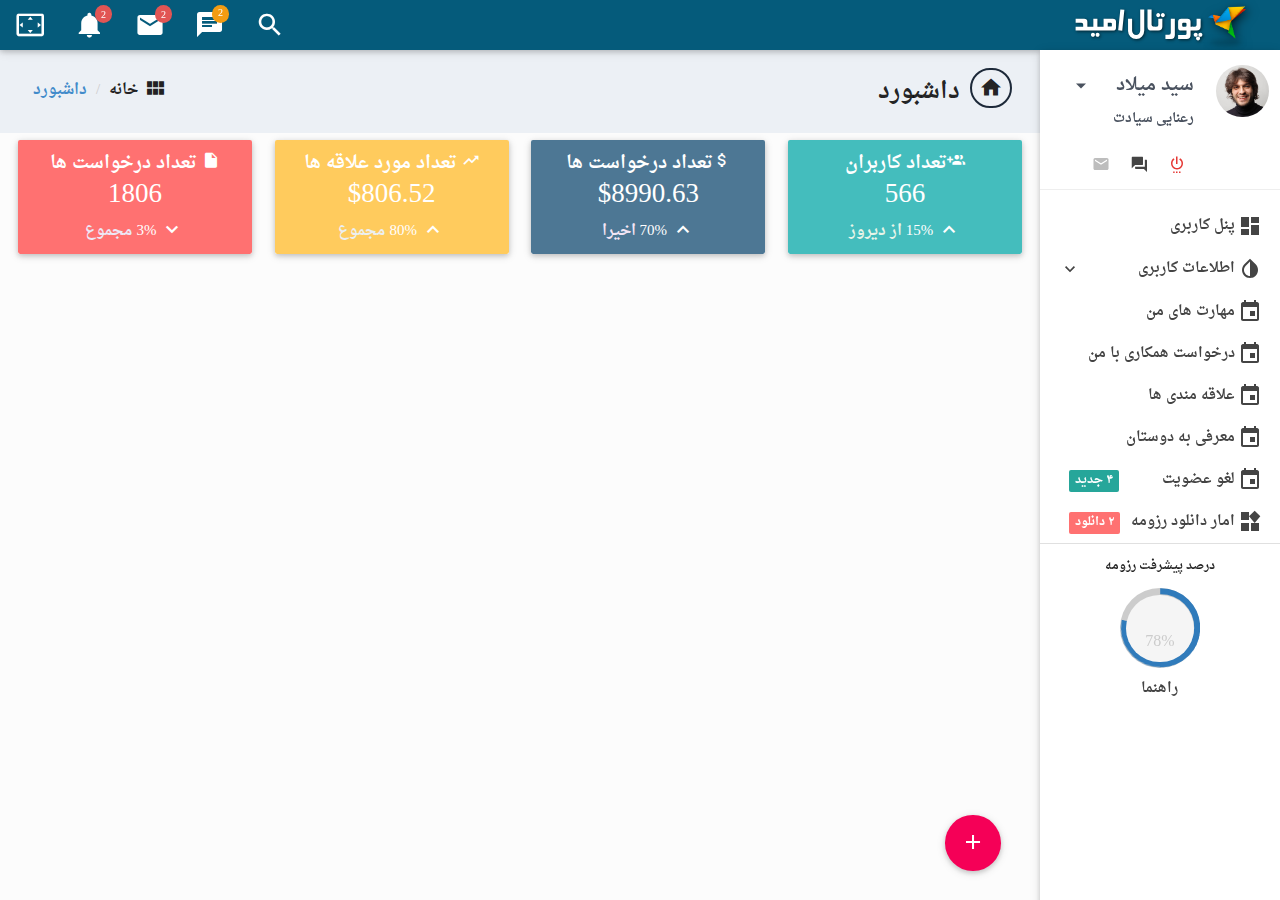
<file: index.html>
<!DOCTYPE html>
<html lang="en">

<!--================================================================================
	Item Name: Materialize - Material Design Admin Template
	Version: 1.0
	Author: GeeksLabs
	Author URL: http://www.themeforest.net/user/geekslabs
================================================================================ -->

<head>
    <meta http-equiv="Content-Type" content="text/html; charset=UTF-8">
    <meta name="viewport" content="width=device-width, initial-scale=1, maximum-scale=1.0, user-scalable=no">
    <meta http-equiv="X-UA-Compatible" content="IE=edge">
    <meta name="msapplication-tap-highlight" content="no">
    <meta name="description" content="Materialize is a Material Design Admin Template,It's modern, responsive and based on Material Design by Google. ">
    <meta name="keywords" content="materialize, admin template, dashboard template, flat admin template, responsive admin template,">
    <title>Materialize - Material Design Admin Template</title>

    <!-- Favicons-->
    <link rel="icon" href="images/favicon/favicon-32x32.png" sizes="32x32">
    <!-- Favicons-->
    <link rel="apple-touch-icon-precomposed" href="images/favicon/apple-touch-icon-152x152.png">
    <!-- For iPhone -->
    <meta name="msapplication-TileColor" content="#00bcd4">
    <meta name="msapplication-TileImage" content="images/favicon/mstile-144x144.png">
    <!-- For Windows Phone -->



    <!-- CORE CSS-->    
    <link href="css/materialize.css" type="text/css" rel="stylesheet" media="screen,projection">

    <link href="css/style.css" type="text/css" rel="stylesheet" media="screen,projection">
    <link href="https://fonts.googleapis.com/icon?family=Material+Icons" rel="stylesheet">
    <link href="css/percircle.css" type="text/css" rel="stylesheet" media="screen,projection">

    <!-- INCLUDED PLUGIN CSS ON THIS PAGE -->    
<!--     <link href="js/plugins/perfect-scrollbar/perfect-scrollbar.css" type="text/css" rel="stylesheet" media="screen,projection">
    <link href="js/plugins/jvectormap/jquery-jvectormap.css" type="text/css" rel="stylesheet" media="screen,projection">
    <link href="js/plugins/chartist-js/chartist.min.css" type="text/css" rel="stylesheet" media="screen,projection"> -->


</head>

<body>
    <!-- Start Page Loading -->
    <div id="loader-wrapper">
        <div id="loader"></div>        
        <div class="loader-section section-left"></div>
        <div class="loader-section section-right"></div>
    </div>
    <!-- End Page Loading -->

    <!-- //////////////////////////////////////////////////////////////////////////// -->

    <!-- START HEADER -->
    <header id="header" class="page-topbar">
        <!-- start header nav-->
        <div class="navbar-fixed">
            <nav class="z-depth-1" style="background-color: #055b7b">
                <div class="nav-wrapper">
                    <h1 class="logo-wrapper"><a href="index.html" class="brand-logo darken-1"><img src="images/omid.svg" style="width: 200px" alt="materialize logo"></a> <span class="logo-text">Materialize</span></h1>

                    <ul class="left hide-on-med-and-down">

                        <li><a href="javascript:void(0);" class="waves-effect waves-block waves-light toggle-fullscreen"><i class="mdi-action-settings-overscan"></i></a>
                        </li>
                        <li><a href="javascript:void(0);" class="waves-effect waves-block waves-light"><i class="mdi-social-notifications">
                          <span class="lable-danger">
                            2
                          </span>
                        </i>
                        </a>
                        </li>
                        <li><a href="javascript:void(0);" class="waves-effect waves-block waves-light"><i class="mdi-content-markunread">
                          <span class="lable-danger">
                            2
                          </span>
                        </i>
                        </a>
                        </li>
                        <!-- Dropdown Trigger -->                        
                        <li><a href="#" data-activates="chat-out" class="waves-effect waves-block waves-light chat-collapse"><i class="mdi-communication-chat"></i>
                          <span class="lable2-danger">
                            2
                          </span>
                        </a>
                        </li>
                        <!-- navbar search -->
                        <li>    
                            <a href="javascript:void(0);" class="waves-effect waves-block waves-light show-search"><i class="mdi-action-search"></i></a>                              
                        </li>
                        <li class="search-out">
                            <input type="text" class="search-out-text">
                        </li>

                    </ul>
                </div>
            </nav>
        </div>
        <!-- end header nav-->
    </header>
    <!-- END HEADER -->

    <!-- //////////////////////////////////////////////////////////////////////////// -->

    <!-- START MAIN -->
    <div id="main">
        <!-- START WRAPPER -->
        <div class="wrapper">

            <!-- START LEFT SIDEBAR NAV-->
            <aside id="left-sidebar-nav">
                <ul id="slide-out" class="side-nav fixed leftside-navigation highlight">
                    <li class="user-details">
                        <div class="row">
                            <div class="col col s4 m4 l4">
                                <img src="images/avatar.jpg" alt="" class="circle responsive-img valign profile-image">
                            </div>
                            <div class="col col s8 m8 l8">
                                <ul id="profile-dropdown" class="dropdown-content">
                                    <li><a href="#"><i class="mdi-action-face-unlock"></i> پروفایل</a>
                                    </li>
                                    <li><a href="#"><i class="mdi-action-settings"></i> تنظیمات</a>
                                    </li>
                                    <li><a href="#"><i class="mdi-communication-live-help"></i> راهنما</a>
                                    </li>
                                    <li class="divider"></li>
                                    <li><a href="#"><i class="mdi-action-lock-outline"></i> بسته شدن</a>
                                    </li>
                                    <li><a href="#"><i class="mdi-hardware-keyboard-tab"></i> خروج</a>
                                    </li>
                                </ul>
                                <a class="btn-flat dropdown-button waves-effect waves-light profile-btn" href="#" data-activates="profile-dropdown">سید میلاد<i class="mdi-navigation-arrow-drop-down left"></i></a>
                                <p class="user-roal">رعنایی سیادت</p>
                                <a style="display: inline-block;;padding: 0 2px" href="#" class="waves-effect waves-blue-grey darken-3 btn-flat red-text text-darken-1"><i class="mdi-action-settings-power" style="font-size: 18px"></i></a>
                                <a style="display: inline-block;;padding: 0 2px" href="#" class="waves-effect waves-blue-grey darken-3 btn-flat"><i class="mdi-communication-forum" style="font-size: 18px"></i></a>
                                <a style="display: inline-block;;padding: 0 2px" href="#" class="waves-effect waves-blue-grey darken-3 btn-flat grey-text text-lighten-1"><i class="mdi-communication-email" style="font-size: 18px"></i></a>
                            </div>
                        </div>

                    </li>
                    
                    <li class="bold"><a href="index.html" class="waves-effect waves-cyan"><i class="mdi-action-dashboard"></i> پنل کاربری </a>
                    </li>
                    <li class="no-padding">
                        <ul class="collapsible collapsible-accordion">
                            <li class="bold"><a class="collapsible-header waves-effect waves-cyan"><i class="mdi-action-invert-colors"></i> اطلاعات کاربری<i class="mdi-hardware-keyboard-arrow-down left" style="font-size: 20px"></i></a>
                                <div class="collapsible-body">
                                    <ul>
                                        <li><a href="css-typography.html">اطلاعات فردی</a>
                                        </li>                                        
                                        <li><a href="css-icons.html">اطلاعات تماس</a>
                                        </li>
                                        <li><a href="css-shadow.html">تجربیات شغلی</a>
                                        </li>
                                        <li><a href="css-media.html">اطلاعات تحصیلی</a>
                                        </li>
                                        <li><a href="css-sass.html">توانمندی ها</a>
                                        </li>
                                    </ul>
                                </div>
                            </li>
                            <li class="bold"><a href="app-calendar.html" class="waves-effect waves-cyan"><i class="mdi-editor-insert-invitation"></i> مهارت های من</a>
                            </li>
                            <li class="bold"><a href="app-calendar.html" class="waves-effect waves-cyan"><i class="mdi-editor-insert-invitation"></i>درخواست همکاری با من</a>
                            </li>
                            <li class="bold"><a href="app-calendar.html" class="waves-effect waves-cyan"><i class="mdi-editor-insert-invitation"></i>علاقه مندی ها</a>
                            </li>
                            <li class="bold"><a href="app-calendar.html" class="waves-effect waves-cyan"><i class="mdi-editor-insert-invitation"></i>معرفی به دوستان</a>
                            </li>
                            <li class="bold"><a href="app-calendar.html" class="waves-effect waves-cyan"><i class="mdi-editor-insert-invitation"></i><span class="new badge left" data-badge-caption="جدید" style="position: relative;right: 0 !important; ">۴</span>لغو عضویت</a>
                            </li>
                            <li class="bold"><a href="app-widget.html" class="waves-effect waves-cyan"><i class="mdi-device-now-widgets"></i><span class="new badge left" data-badge-caption="دانلود" style="position: relative;right: 0 !important;background-color: #ff7171 ">۲</span>امار دانلود رزومه</a>
                            </li>
                            <!-- <li class="bold"><a class="collapsible-header  waves-effect waves-cyan"><i class="mdi-editor-border-all"></i> Tables</a>
                                <div class="collapsible-body">
                                    <ul>
                                        <li><a href="table-basic.html">Basic Tables</a>
                                        </li>
                                        <li><a href="table-data.html">Data Tables</a>
                                        </li>
                                    </ul>
                                </div>
                            </li>
                            <li class="bold"><a class="collapsible-header  waves-effect waves-cyan"><i class="mdi-editor-insert-comment"></i> Forms </a>
                                <div class="collapsible-body">
                                    <ul>
                                        <li><a href="form-elements.html">Form Elements</a>
                                        </li>
                                        <li><a href="form-layouts.html">Form Layouts</a>
                                        </li>
                                    </ul>
                                </div>
                            </li>
                            <li class="bold"><a class="collapsible-header  waves-effect waves-cyan"><i class="mdi-social-pages"></i> Pages</a>
                                <div class="collapsible-body">
                                    <ul>                                        
                                        <li><a href="page-login.html">Login</a>
                                        </li>
                                        <li><a href="page-register.html">Register</a>
                                        </li>
                                        <li><a href="page-lock-screen.html">Lock Screen</a>
                                        </li>
                                        <li><a href="page-invoice.html">Invoice</a>
                                        </li>
                                        <li><a href="page-404.html">404</a>
                                        </li>
                                        <li><a href="page-500.html">500</a>
                                        </li>
                                        <li><a href="page-blank.html">Blank</a>
                                        </li>
                                    </ul>
                                </div>
                            </li> -->
                            <!-- <li class="bold"><a class="collapsible-header waves-effect waves-cyan"><i class="mdi-editor-insert-chart"></i> Charts</a>
                                <div class="collapsible-body">
                                    <ul>
                                        <li><a href="charts-chartjs.html">Chart JS</a>
                                        </li>
                                        <li><a href="charts-chartist.html">Chartist</a>
                                        </li>
                                        <li><a href="charts-morris.html">Morris Charts</a>
                                        </li>
                                        <li><a href="charts-xcharts.html">xCharts</a>
                                        </li>
                                        <li><a href="charts-flotcharts.html">Flot Charts</a>
                                        </li>
                                        <li><a href="charts-sparklines.html">Sparkline Charts</a>
                                        </li>
                                    </ul>
                                </div>
                            </li>
                        </ul>
                    </li>
                    <li class="li-hover"><div class="divider"></div></li>
                    <li class="li-hover"><p class="ultra-small margin more-text">MORE</p></li>
                    <li><a href="css-grid.html"><i class="mdi-image-grid-on"></i> Grid</a>
                    </li>
                    <li><a href="css-color.html"><i class="mdi-editor-format-color-fill"></i> Color</a>
                    </li>
                    <li><a href="css-helpers.html"><i class="mdi-communication-live-help"></i> Helpers</a>
                    </li>
                    <li><a href="changelogs.html"><i class="mdi-action-swap-vert-circle"></i> Changelogs</a>
                    </li>                     -->
                    <li class="li-hover"><div class="divider"></div></li>
                    <li class="li-hover"><p class="ultra-small margin center">درصد پیشرفت رزومه</p></li>
                    <li class="li-hover">
                        <div class="row">
                            <div class="col s12 m12 l12">
                                <div class="sample-chart-wrapper">                            
                                    <!-- <div class="ct-chart ct-golden-section" id="ct2-chart"></div> -->
                                    <div class="center small" id="bluecircle" data-percent="78">
                                    </div>
                                </div>
                                <a class="waves-effect waves-teal btn-flat center modal-trigger" href="#modal1">راهنما</a>
                            </div>

                        </div>
                    </li>
                </ul>
                <a href="#" data-activates="slide-out" class="sidebar-collapse btn-floating btn-medium waves-effect waves-light hide-on-large-only darken-2 right"><i class="mdi-navigation-menu" ></i></a>

            </aside>
            <!-- END LEFT SIDEBAR NAV-->
            <!-- //////////////////////////////////////////////////////////////////////////// -->
                <!-- Modal Structure -->
                  <div id="modal1" class="modal">
                    <div class="modal-content">
                      <h4>Modal Header</h4>
                      <p>A bunch of text</p>
                    </div>
                    <div class="modal-footer">
                      <a href="#!" class="modal-action modal-close waves-effect waves-green btn-flat">Agree</a>
                    </div>
                  </div>
            <!-- //////////////////////////////////////////////////////////////////////////// -->

            <!-- START CONTENT -->
            <section id="content">
            
                <!--breadcrumbs start-->
                <div id="breadcrumbs-wrapper" style="background-color: #ecf0f5">
                  <div class="container">
                    <div class="row">
                      <div class="col s12 m12 l12">
                        <ol class="breadcrumb left">
                          <li><a href="#" style="color:#222"><i class="mdi-action-view-module" style="float: right;margin-left: 5px;margin-top: -3px"></i>خانه</a>
                          </li>
                          <li><a href="index.html" style="color:#428bca">داشبورد </a>
                          </li>
                        </ol>
                        <h5 class="breadcrumbs-title">
                            <i class="mdi-action-home Medium mdi-icon"></i>داشبورد
                        </h5>
                      </div>
                    </div>
                  </div>
                </div>
                <!--breadcrumbs end-->
                <!--start container-->
                <div class="container">

                    <!-- //////////////////////////////////////////////////////////////////////////// -->

                    <!--card stats start-->
                    <div id="card-stats">
                        <div class="row">
                            <div class="col s12 m6 l3 right">
                                <div class="card">
                                    <div class="card-content widget-green-1">
                                        <p class="card-stats-title"><i class="mdi-social-group-add"></i>تعداد کاربران</p>
                                        <h4 class="card-stats-number">566</h4>
                                        <p class="card-stats-compare"><i class="mdi-hardware-keyboard-arrow-up"></i> 15% <span class="green-text text-lighten-5">از دیروز</span>
                                        </p>
                                    </div>
                                    <!-- <div class="card-action  widget-green-1-2">
                                        <div></div>
                                    </div> -->
                                </div>
                            </div>
                            <div class="col s12 m6 l3 right">
                                <div class="card">
                                    <div class="card-content widget-darkblue-2">
                                        <p class="card-stats-title"><i class="mdi-editor-attach-money"></i>تعداد درخواست ها</p>
                                        <h4 class="card-stats-number">$8990.63</h4>
                                        <p class="card-stats-compare"><i class="mdi-hardware-keyboard-arrow-up"></i> 70% <span class="purple-text text-lighten-5">اخیرا</span>
                                        </p>
                                    </div>
                                    <!-- <div class="card-action widget-darkblue-2-2">
                                        <div ></div>
                                    </div> -->
                                </div>
                            </div>                            
                            <div class="col s12 m6 l3 right">
                                <div class="card">
                                    <div class="card-content widget-orange-4">
                                        <p class="card-stats-title"><i class="mdi-action-trending-up"></i> تعداد مورد علاقه ها</p>
                                        <h4 class="card-stats-number">$806.52</h4>
                                        <p class="card-stats-compare"><i class="mdi-hardware-keyboard-arrow-up"></i> 80% <span class="blue-grey-text text-lighten-5">مجموع</span>
                                        </p>
                                    </div>
                                    <!-- <div class="card-action widget-orange-4-2">
                                        <div ></div>
                                    </div> -->
                                </div>
                            </div>
                            <div class="col s12 m6 l3">
                                <div class="card">
                                    <div class="card-content widget-lightblue-1">
                                        <p class="card-stats-title"><i class="mdi-editor-insert-drive-file"></i> تعداد درخواست ها</p>
                                        <h4 class="card-stats-number">1806</h4>
                                        <p class="card-stats-compare"><i class="mdi-hardware-keyboard-arrow-down"></i> 3% <span class="deep-purple-text text-lighten-5">مجموع</span>
                                        </p>
                                    </div>
                                    <!-- <div class="card-action  widget-lightblue-1-2">
                                        <div ></div>
                                    </div> -->
                                </div>
                            </div>                            
                        </div>
                    </div>
                    <!--card stats end-->

                    <!-- //////////////////////////////////////////////////////////////////////////// -->

                    


                </div>
                <!--end container-->
            </section>
            <!-- END CONTENT -->

            <!-- //////////////////////////////////////////////////////////////////////////// -->
            <!-- START RIGHT SIDEBAR NAV-->
            <aside id="right-sidebar-nav">
                <ul id="chat-out" class="side-nav rightside-navigation">
                    <li class="li-hover">
                    <a href="#" data-activates="chat-out" class="chat-close-collapse right"><i class="mdi-navigation-close"></i></a>
                    <div id="right-search" class="row">
                        <form class="col s12">
                            <div class="input-field">
                                <i class="mdi-action-search prefix"></i>
                                <input id="icon_prefix" type="text" class="validate">
                                <label for="icon_prefix">Search</label>
                            </div>
                        </form>
                    </div>
                    </li>
                    <li class="li-hover">
                        <ul class="chat-collapsible" data-collapsible="expandable">
                        <li>
                            <div class="collapsible-header teal white-text active"><i class="mdi-social-whatshot"></i>Recent Activity</div>
                            <div class="collapsible-body recent-activity">
                                <div class="recent-activity-list chat-out-list row">
                                    <div class="col s3 recent-activity-list-icon"><i class="mdi-action-add-shopping-cart"></i>
                                    </div>
                                    <div class="col s9 recent-activity-list-text">
                                        <a href="#">just now</a>
                                        <p>Jim Doe Purchased new equipments for zonal office.</p>
                                    </div>
                                </div>
                                <div class="recent-activity-list chat-out-list row">
                                    <div class="col s3 recent-activity-list-icon"><i class="mdi-device-airplanemode-on"></i>
                                    </div>
                                    <div class="col s9 recent-activity-list-text">
                                        <a href="#">Yesterday</a>
                                        <p>Your Next flight for USA will be on 15th August 2015.</p>
                                    </div>
                                </div>
                                <div class="recent-activity-list chat-out-list row">
                                    <div class="col s3 recent-activity-list-icon"><i class="mdi-action-settings-voice"></i>
                                    </div>
                                    <div class="col s9 recent-activity-list-text">
                                        <a href="#">5 Days Ago</a>
                                        <p>Natalya Parker Send you a voice mail for next conference.</p>
                                    </div>
                                </div>
                                <div class="recent-activity-list chat-out-list row">
                                    <div class="col s3 recent-activity-list-icon"><i class="mdi-action-store"></i>
                                    </div>
                                    <div class="col s9 recent-activity-list-text">
                                        <a href="#">Last Week</a>
                                        <p>Jessy Jay open a new store at S.G Road.</p>
                                    </div>
                                </div>
                                <div class="recent-activity-list chat-out-list row">
                                    <div class="col s3 recent-activity-list-icon"><i class="mdi-action-settings-voice"></i>
                                    </div>
                                    <div class="col s9 recent-activity-list-text">
                                        <a href="#">5 Days Ago</a>
                                        <p>Natalya Parker Send you a voice mail for next conference.</p>
                                    </div>
                                </div>
                            </div>
                        </li>
                        <li>
                            <div class="collapsible-header light-blue white-text active"><i class="mdi-editor-attach-money"></i>Sales Repoart</div>
                            <div class="collapsible-body sales-repoart">
                                <div class="sales-repoart-list  chat-out-list row">
                                    <div class="col s8">Target Salse</div>
                                    <div class="col s4"><span id="sales-line-1"></span>
                                    </div>
                                </div>
                                <div class="sales-repoart-list chat-out-list row">
                                    <div class="col s8">Payment Due</div>
                                    <div class="col s4"><span id="sales-bar-1"></span>
                                    </div>
                                </div>
                                <div class="sales-repoart-list chat-out-list row">
                                    <div class="col s8">Total Delivery</div>
                                    <div class="col s4"><span id="sales-line-2"></span>
                                    </div>
                                </div>
                                <div class="sales-repoart-list chat-out-list row">
                                    <div class="col s8">Total Progress</div>
                                    <div class="col s4"><span id="sales-bar-2"></span>
                                    </div>
                                </div>
                            </div>
                        </li>
                        <li>
                            <div class="collapsible-header red white-text"><i class="mdi-action-stars"></i>Favorite Associates</div>
                            <div class="collapsible-body favorite-associates">
                                <div class="favorite-associate-list chat-out-list row">
                                    <div class="col s4"><img src="images/avatar.jpg" alt="" class="circle responsive-img online-user valign profile-image">
                                    </div>
                                    <div class="col s8">
                                        <p>Eileen Sideways</p>
                                        <p class="place">Los Angeles, CA</p>
                                    </div>
                                </div>
                                <div class="favorite-associate-list chat-out-list row">
                                    <div class="col s4"><img src="images/avatar.jpg" alt="" class="circle responsive-img online-user valign profile-image">
                                    </div>
                                    <div class="col s8">
                                        <p>Zaham Sindil</p>
                                        <p class="place">San Francisco, CA</p>
                                    </div>
                                </div>
                                <div class="favorite-associate-list chat-out-list row">
                                    <div class="col s4"><img src="images/avatar.jpg" alt="" class="circle responsive-img offline-user valign profile-image">
                                    </div>
                                    <div class="col s8">
                                        <p>Renov Leongal</p>
                                        <p class="place">Cebu City, Philippines</p>
                                    </div>
                                </div>
                                <div class="favorite-associate-list chat-out-list row">
                                    <div class="col s4"><img src="images/avatar.jpg" alt="" class="circle responsive-img online-user valign profile-image">
                                    </div>
                                    <div class="col s8">
                                        <p>Weno Carasbong</p>
                                        <p>Tokyo, Japan</p>
                                    </div>
                                </div>
                                <div class="favorite-associate-list chat-out-list row">
                                    <div class="col s4"><img src="images/avatar.jpg" alt="" class="circle responsive-img offline-user valign profile-image">
                                    </div>
                                    <div class="col s8">
                                        <p>Nusja Nawancali</p>
                                        <p class="place">Bangkok, Thailand</p>
                                    </div>
                                </div>
                            </div>
                        </li>
                        </ul>
                    </li>
                </ul>
            </aside>
            <!-- LEFT RIGHT SIDEBAR NAV-->

        </div>
        <!-- END WRAPPER -->
        <a href="#modal5" class="btn-floating tooltipped btn-large waves-effect waves-light add-resume pink accent-3 modal-trigger" data-position="top" data-tooltip="تکمیل رزومه" ><i class="mdi-content-add"></i></a>
        <div id="modal5" class="modal bottom-sheet white z-depth-5">
                  <div class="modal-content">
                    <h5 class="center" style="padding: 15px 0px;color: #467298"><i class="mdi-action-assignment" style="font-size: 35px;margin: 0px 0px 0px 10px;color: #555"></i>تکمیل رزومه</h5>
                    <ul class="collection">
                      <li class="collection-item avatar">
                        <a href="#"><h5 class="title center" style="color: #467298">اطلاعات فردی</h5></a>
                      </li>
                      <li class="collection-item avatar">
                        <a href="#">
                        <h5 class="title center" style="color: #467298">اطلاعات تماس</h5>
                        </a>
                      </li>
                      <li class="collection-item avatar">
                        <a href="#">
                        <h5 class="title center" style="color: #467298">تجربیات شغلی</h5>
                        </a>
                      </li>
                      <li class="collection-item avatar">
                        <a href="#">
                        <h5 class="title center" style="color: #467298">اطلاعات تحصیلی</h5>
                        </a>
                      </li>
                      <li class="collection-item avatar">
                        <a href="#">
                        <h5 class="title center " style="color: #467298">توانمندی ها</h5>
                        </a>
                      </li>
                    </ul>
                  </div>
                
    </div>
    <!-- END MAIN -->


    <!-- //////////////////////////////////////////////////////////////////////////// -->

    <!-- START FOOTER -->
    <footer class="page-footer">
        <div class="container">
            
        </div>
    </footer>
    <!-- END FOOTER -->


    <!-- ================================================
    Scripts
    ================================================ -->
    
    <!-- jQuery Library -->
    <script type="text/javascript" src="js/jquery-1.11.2.min.js"></script>    
    <!--materialize js-->
    <script type="text/javascript" src="js/materialize.js"></script>
    <script type="text/javascript" src="js/plugins/percircle/percircle.min.js"></script>
    <!--scrollbar-->
    <script type="text/javascript" src="js/plugins/perfect-scrollbar/perfect-scrollbar.min.js"></script>
       

    <!-- chartist -->
    <!-- <script type="text/javascript" src="js/plugins/chartist-js/chartist.min.js"></script>  -->  

    <!-- chartjs -->
<!--     <script type="text/javascript" src="js/plugins/chartjs/chart.min.js"></script>
    <script type="text/javascript" src="js/plugins/chartjs/chart-script.js"></script> -->

    <!-- sparkline -->
<!--     <script type="text/javascript" src="js/plugins/sparkline/jquery.sparkline.min.js"></script>
    <script type="text/javascript" src="js/plugins/sparkline/sparkline-script.js"></script> -->
    
    <!--jvectormap-->
   <!--  <script type="text/javascript" src="js/plugins/jvectormap/jquery-jvectormap-1.2.2.min.js"></script>
    <script type="text/javascript" src="js/plugins/jvectormap/jquery-jvectormap-world-mill-en.js"></script>
    <script type="text/javascript" src="js/plugins/jvectormap/vectormap-script.js"></script> -->
    
    
    <!--plugins.js - Some Specific JS codes for Plugin Settings-->
    <script type="text/javascript" src="js/plugins.js"></script>
    <!-- Toast Notification -->
    <script type="text/javascript">

    // Toast Notification
    $(window).load(function() {
        setTimeout(function() {
            Materialize.toast('<span>به سیستم کاریابی امید خوش آمدید</span>', 3000);
        }, 2000);
        // setTimeout(function() {
        //     Materialize.toast('<span>You can swipe me too!</span>', 3000);
        // }, 5500);
        // setTimeout(function() {
        //     Materialize.toast('<span>You have new order.</span><a class="btn-flat yellow-text" href="#">Read<a>', 3000);
        // }, 18000);
    });
    </script>
    <script type="text/javascript">

        $(function(){ 
            $("[id$='circle']").percircle();

        });

    </script>
</body>

</html>
</file>
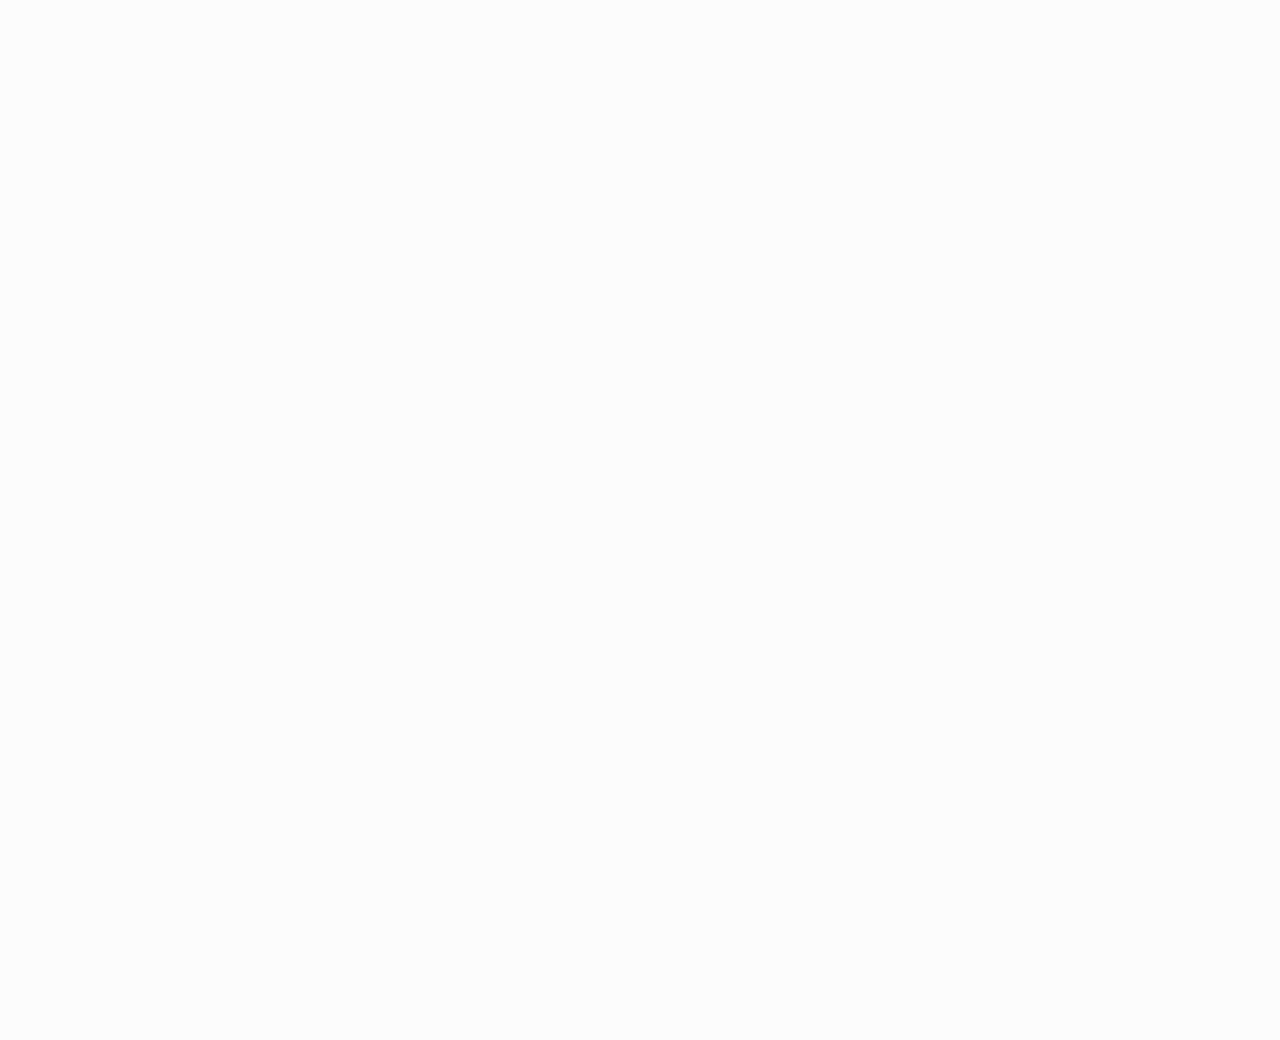
<file: app-calendar.html>
milad
<!DOCTYPE html>
<html lang="en">

<!--================================================================================
	Item Name: Materialize - Material Design Admin Template
	Version: 1.0
	Author: GeeksLabs
	Author URL: http://www.themeforest.net/user/geekslabs
================================================================================ -->

<head>
  <meta http-equiv="Content-Type" content="text/html; charset=UTF-8">
  <meta name="viewport" content="width=device-width, initial-scale=1, maximum-scale=1.0, user-scalable=no">
  <meta http-equiv="X-UA-Compatible" content="IE=edge">
  <meta name="msapplication-tap-highlight" content="no">
  <meta name="description" content="Materialize is a Material Design Admin Template,It's modern, responsive and based on Material Design by Google. ">
  <meta name="keywords" content="materialize, admin template, dashboard template, flat admin template, responsive admin template,">
  <title>Calendar | Materialize - Material Design Admin Template</title>

  <!-- Favicons-->
  <link rel="icon" href="images/favicon/favicon-32x32.png" sizes="32x32">
  <!-- Favicons-->
  <link rel="apple-touch-icon-precomposed" href="images/favicon/apple-touch-icon-152x152.png">
  <!-- For iPhone -->
  <meta name="msapplication-TileColor" content="#00bcd4">
  <meta name="msapplication-TileImage" content="images/favicon/mstile-144x144.png">
  <!-- For Windows Phone -->


  <!-- CORE CSS-->
  
  <link href="css/materialize.css" type="text/css" rel="stylesheet" media="screen,projection">
  <link href="css/style.css" type="text/css" rel="stylesheet" media="screen,projection">


  <!-- INCLUDED PLUGIN CSS ON THIS PAGE -->
  <link href="css/prism.css" type="text/css" rel="stylesheet" media="screen,projection">
  <link href="js/plugins/chartist-js/chartist.min.css" type="text/css" rel="stylesheet" media="screen,projection">
  <link href="js/plugins/perfect-scrollbar/perfect-scrollbar.css" type="text/css" rel="stylesheet" media="screen,projection">
  <link href="js/plugins/fullcalendar/css/fullcalendar.min.css" type="text/css" rel="stylesheet" media="screen,projection">
</head>

<body>
  <!-- Start Page Loading -->
    <div id="loader-wrapper">
        <div id="loader"></div>        
        <div class="loader-section section-left"></div>
        <div class="loader-section section-right"></div>
    </div>
    <!-- End Page Loading -->

  <!-- //////////////////////////////////////////////////////////////////////////// -->

  <!-- START HEADER -->
  <header id="header" class="page-topbar">
        <!-- start header nav-->
        <div class="navbar-fixed">
            <nav class="cyan">
                <div class="nav-wrapper">
                    <h1 class="logo-wrapper"><a href="index.html" class="brand-logo darken-1"><img src="images/materialize-logo.png" alt="materialize logo"></a> <span class="logo-text">Materialize</span></h1>
                    <ul class="right hide-on-med-and-down">
                        <li class="search-out">
                            <input type="text" class="search-out-text">
                        </li>
                        <li>    
                            <a href="javascript:void(0);" class="waves-effect waves-block waves-light show-search"><i class="mdi-action-search"></i></a>                              
                        </li>
                        <li><a href="javascript:void(0);" class="waves-effect waves-block waves-light toggle-fullscreen"><i class="mdi-action-settings-overscan"></i></a>
                        </li>
                        <li><a href="javascript:void(0);" class="waves-effect waves-block waves-light"><i class="mdi-social-notifications"></i></a>
                        </li>
                        <!-- Dropdown Trigger -->                        
                        <li><a href="#" data-activates="chat-out" class="waves-effect waves-block waves-light chat-collapse"><i class="mdi-communication-chat"></i></a>
                        </li>
                    </ul>
                </div>
            </nav>
        </div>
        <!-- end header nav-->
  </header>
  <!-- END HEADER -->

  <!-- //////////////////////////////////////////////////////////////////////////// -->

  <!-- START MAIN -->
  <div id="main">
    <!-- START WRAPPER -->
    <div class="wrapper">

      <!-- START LEFT SIDEBAR NAV-->
      <aside id="left-sidebar-nav">
        <ul id="slide-out" class="side-nav fixed leftside-navigation">
            <li class="user-details cyan darken-2">
                <div class="row">
                    <div class="col col s4 m4 l4">
                        <img src="images/avatar.jpg" alt="" class="circle responsive-img valign profile-image">
                    </div>
                    <div class="col col s8 m8 l8">
                        <ul id="profile-dropdown" class="dropdown-content">
                            <li><a href="#"><i class="mdi-action-face-unlock"></i> Profile</a>
                            </li>
                            <li><a href="#"><i class="mdi-action-settings"></i> Settings</a>
                            </li>
                            <li><a href="#"><i class="mdi-communication-live-help"></i> Help</a>
                            </li>
                            <li class="divider"></li>
                            <li><a href="#"><i class="mdi-action-lock-outline"></i> Lock</a>
                            </li>
                            <li><a href="#"><i class="mdi-hardware-keyboard-tab"></i> Logout</a>
                            </li>
                        </ul>
                        <a class="btn-flat dropdown-button waves-effect waves-light white-text profile-btn" href="#" data-activates="profile-dropdown">John Doe<i class="mdi-navigation-arrow-drop-down right"></i></a>
                        <p class="user-roal">Administrator</p>
                    </div>
                </div>
            </li>
            <li class="bold"><a href="index.html" class="waves-effect waves-cyan"><i class="mdi-action-dashboard"></i> Dashboard</a>
            </li>
            <li class="bold"><a href="app-email.html" class="waves-effect waves-cyan"><i class="mdi-communication-email"></i> Mailbox <span class="new badge">4</span></a>
            </li>
            <li class="bold"><a href="app-calendar.html" class="waves-effect waves-cyan"><i class="mdi-editor-insert-invitation"></i> Calender</a>
            </li>
            <li class="no-padding">
                <ul class="collapsible collapsible-accordion">
                    <li class="bold"><a class="collapsible-header waves-effect waves-cyan"><i class="mdi-action-invert-colors"></i> CSS</a>
                        <div class="collapsible-body">
                            <ul>
                                <li><a href="css-typography.html">Typography</a>
                                </li>                                        
                                <li><a href="css-icons.html">Icons</a>
                                </li>
                                <li><a href="css-shadow.html">Shadow</a>
                                </li>
                                <li><a href="css-media.html">Media</a>
                                </li>
                                <li><a href="css-sass.html">Sass</a>
                                </li>
                            </ul>
                        </div>
                    </li>
                    <li class="bold"><a class="collapsible-header  waves-effect waves-cyan"><i class="mdi-image-palette"></i> UI Elements</a>
                        <div class="collapsible-body">
                            <ul>
                                <li><a href="ui-buttons.html">Buttons</a>
                                </li>
                                <li><a href="ui-badges.html">Badges</a>
                                </li>
                                <li><a href="ui-cards.html">Cards</a>
                                </li>
                                <li><a href="ui-collections.html">Collections</a>
                                </li>
                                <li><a href="ui-accordions.html">Accordian</a>
                                </li>                                        
                                <li><a href="ui-navbar.html">Navbar</a>
                                </li>
                                <li><a href="ui-pagination.html">Pagination</a>
                                </li>
                                <li><a href="ui-preloader.html">Preloader</a>
                                </li>
                                <li><a href="ui-modals.html">Modals</a>
                                </li>
                                <li><a href="ui-media.html">Media</a>
                                </li>
                                <li><a href="ui-toasts.html">Toasts</a>
                                </li>
                                <li><a href="ui-tooltip.html">Tooltip</a>
                                </li>
                            </ul>
                        </div>
                    </li>
                    <li class="bold"><a href="app-widget.html" class="waves-effect waves-cyan"><i class="mdi-device-now-widgets"></i> Widgets <span class="new badge"></span></a>
                    </li>
                    <li class="bold"><a class="collapsible-header  waves-effect waves-cyan"><i class="mdi-editor-border-all"></i> Tables</a>
                        <div class="collapsible-body">
                            <ul>
                                <li><a href="table-basic.html">Basic Tables</a>
                                </li>
                                <li><a href="table-data.html">Data Tables</a>
                                </li>
                            </ul>
                        </div>
                    </li>
                    <li class="bold"><a class="collapsible-header  waves-effect waves-cyan"><i class="mdi-editor-insert-comment"></i> Forms</a>
                        <div class="collapsible-body">
                            <ul>
                                <li><a href="form-elements.html">Form Elements</a>
                                </li>
                                <li><a href="form-layouts.html">Form Layouts</a>
                                </li>
                            </ul>
                        </div>
                    </li>
                    <li class="bold"><a class="collapsible-header  waves-effect waves-cyan"><i class="mdi-social-pages"></i> Pages</a>
                        <div class="collapsible-body">
                            <ul>                                        
                                <li><a href="page-login.html">Login</a>
                                </li>
                                <li><a href="page-register.html">Register</a>
                                </li>
                                <li><a href="page-lock-screen.html">Lock Screen</a>
                                </li>
                                <li><a href="page-invoice.html">Invoice</a>
                                </li>
                                <li><a href="page-404.html">404</a>
                                </li>
                                <li><a href="page-500.html">500</a>
                                </li>
                                <li><a href="page-blank.html">Blank</a>
                                </li>
                            </ul>
                        </div>
                    </li>
                    <li class="bold"><a class="collapsible-header waves-effect waves-cyan"><i class="mdi-editor-insert-chart"></i> Charts</a>
                        <div class="collapsible-body">
                            <ul>
                                <li><a href="charts-chartjs.html">Chart JS</a>
                                </li>
                                <li><a href="charts-chartist.html">Chartist</a>
                                </li>
                                <li><a href="charts-morris.html">Morris Charts</a>
                                </li>
                                <li><a href="charts-xcharts.html">xCharts</a>
                                </li>
                                <li><a href="charts-flotcharts.html">Flot Charts</a>
                                </li>
                                <li><a href="charts-sparklines.html">Sparkline Charts</a>
                                </li>
                            </ul>
                        </div>
                    </li>
                </ul>
            </li>
            <li class="li-hover"><div class="divider"></div></li>
            <li class="li-hover"><p class="ultra-small margin more-text">MORE</p></li>
            <li><a href="css-grid.html"><i class="mdi-image-grid-on"></i> Grid</a>
            </li>
            <li><a href="css-color.html"><i class="mdi-editor-format-color-fill"></i> Color</a>
            </li>
            <li><a href="css-helpers.html"><i class="mdi-communication-live-help"></i> Helpers</a>
            </li>
            <li><a href="changelogs.html"><i class="mdi-action-swap-vert-circle"></i> Changelogs</a>
            </li>            
            <li class="li-hover"><div class="divider"></div></li>
            <li class="li-hover"><p class="ultra-small margin more-text">Daily Sales</p></li>
            <li class="li-hover">
                <div class="row">
                    <div class="col s12 m12 l12">
                        <div class="sample-chart-wrapper">                            
                            <div class="ct-chart ct-golden-section" id="ct2-chart"></div>
                        </div>
                    </div>
                </div>
            </li>
        </ul>
        <a href="#" data-activates="slide-out" class="sidebar-collapse btn-floating btn-medium waves-effect waves-light hide-on-large-only darken-2"><i class="mdi-navigation-menu" ></i></a>
      </aside>
      <!-- END LEFT SIDEBAR NAV-->

      <!-- //////////////////////////////////////////////////////////////////////////// -->

      <!-- START CONTENT -->
      <section id="content">
        
        <!--breadcrumbs start-->
        <div id="breadcrumbs-wrapper" class=" grey lighten-3">
          <div class="container">
            <div class="row">
              <div class="col s12 m12 l12">
                <h5 class="breadcrumbs-title">Calendar</h5>
                <ol class="breadcrumb">
                    <li><a href="index.html">Dashboard</a></li>
                    <li><a href="#">Pages</a></li>
                    <li class="active">Calendar</li>
                </ol>
              </div>
            </div>
          </div>
        </div>
        <!--breadcrumbs end-->
        

        <!--start container-->
        <div class="container">
          <div class="section">

            <p class="caption">FullCalendar is a jQuery plugin that provides a full-sized, drag & drop event calendar like the one below. It uses AJAX to fetch events on-the-fly and is easily configured to use your own feed format. It is visually customizable with a rich API.</p>
            <div class="divider"></div>
            <div id="full-calendar">              
              <div class="row">
                <div class="col s12 m4 l3">
                  <div id='external-events'>    
                    <h4 class="header">Draggable Events</h4>
                    <div class='fc-event cyan'>March Invoices</div>
                    <div class='fc-event teal'>Call Emy</div>
                    <div class='fc-event cyan darken-1'>Dinner with Team</div>
                    <div class='fc-event cyan accent-4'>Meeting with Support Team</div>
                    <div class='fc-event teal accent-4'>Meeting with Sales Team</div>
                    <div class='fc-event light-blue accent-3'>Design an iOS App</div>
                    <div class='fc-event light-blue accent-4'>Company Party</div>
                    <p>
                      <input type='checkbox' id='drop-remove' />
                      <label for='drop-remove'>remove after drop</label>
                    </p>
                  </div>
                </div>
                <div class="col s12 m8 l9">
                  <div id='calendar'></div>
                </div>
              </div>
            </div>
            </div>
        </div>
        <!--end container-->

      </section>
      <!-- END CONTENT -->

      <!-- //////////////////////////////////////////////////////////////////////////// -->
      <!-- START RIGHT SIDEBAR NAV-->
      <aside id="right-sidebar-nav">
        <ul id="chat-out" class="side-nav rightside-navigation">
            <li class="li-hover">
            <a href="#" data-activates="chat-out" class="chat-close-collapse right"><i class="mdi-navigation-close"></i></a>
            <div id="right-search" class="row">
                <form class="col s12">
                    <div class="input-field">
                        <i class="mdi-action-search prefix"></i>
                        <input id="icon_prefix" type="text" class="validate">
                        <label for="icon_prefix">Search</label>
                    </div>
                </form>
            </div>
            </li>
            <li class="li-hover">
                <ul class="chat-collapsible" data-collapsible="expandable">
                <li>
                    <div class="collapsible-header teal white-text active"><i class="mdi-social-whatshot"></i>Recent Activity</div>
                    <div class="collapsible-body recent-activity">
                        <div class="recent-activity-list chat-out-list row">
                            <div class="col s3 recent-activity-list-icon"><i class="mdi-action-add-shopping-cart"></i>
                            </div>
                            <div class="col s9 recent-activity-list-text">
                                <a href="#">just now</a>
                                <p>Jim Doe Purchased new equipments for zonal office.</p>
                            </div>
                        </div>
                        <div class="recent-activity-list chat-out-list row">
                            <div class="col s3 recent-activity-list-icon"><i class="mdi-device-airplanemode-on"></i>
                            </div>
                            <div class="col s9 recent-activity-list-text">
                                <a href="#">Yesterday</a>
                                <p>Your Next flight for USA will be on 15th August 2015.</p>
                            </div>
                        </div>
                        <div class="recent-activity-list chat-out-list row">
                            <div class="col s3 recent-activity-list-icon"><i class="mdi-action-settings-voice"></i>
                            </div>
                            <div class="col s9 recent-activity-list-text">
                                <a href="#">5 Days Ago</a>
                                <p>Natalya Parker Send you a voice mail for next conference.</p>
                            </div>
                        </div>
                        <div class="recent-activity-list chat-out-list row">
                            <div class="col s3 recent-activity-list-icon"><i class="mdi-action-store"></i>
                            </div>
                            <div class="col s9 recent-activity-list-text">
                                <a href="#">Last Week</a>
                                <p>Jessy Jay open a new store at S.G Road.</p>
                            </div>
                        </div>
                        <div class="recent-activity-list chat-out-list row">
                            <div class="col s3 recent-activity-list-icon"><i class="mdi-action-settings-voice"></i>
                            </div>
                            <div class="col s9 recent-activity-list-text">
                                <a href="#">5 Days Ago</a>
                                <p>Natalya Parker Send you a voice mail for next conference.</p>
                            </div>
                        </div>
                    </div>
                </li>
                <li>
                    <div class="collapsible-header light-blue white-text active"><i class="mdi-editor-attach-money"></i>Sales Repoart</div>
                    <div class="collapsible-body sales-repoart">
                        <div class="sales-repoart-list  chat-out-list row">
                            <div class="col s8">Target Salse</div>
                            <div class="col s4"><span id="sales-line-1"></span>
                            </div>
                        </div>
                        <div class="sales-repoart-list chat-out-list row">
                            <div class="col s8">Payment Due</div>
                            <div class="col s4"><span id="sales-bar-1"></span>
                            </div>
                        </div>
                        <div class="sales-repoart-list chat-out-list row">
                            <div class="col s8">Total Delivery</div>
                            <div class="col s4"><span id="sales-line-2"></span>
                            </div>
                        </div>
                        <div class="sales-repoart-list chat-out-list row">
                            <div class="col s8">Total Progress</div>
                            <div class="col s4"><span id="sales-bar-2"></span>
                            </div>
                        </div>
                    </div>
                </li>
                <li>
                    <div class="collapsible-header red white-text"><i class="mdi-action-stars"></i>Favorite Associates</div>
                    <div class="collapsible-body favorite-associates">
                        <div class="favorite-associate-list chat-out-list row">
                            <div class="col s4"><img src="images/avatar.jpg" alt="" class="circle responsive-img online-user valign profile-image">
                            </div>
                            <div class="col s8">
                                <p>Eileen Sideways</p>
                                <p class="place">Los Angeles, CA</p>
                            </div>
                        </div>
                        <div class="favorite-associate-list chat-out-list row">
                            <div class="col s4"><img src="images/avatar.jpg" alt="" class="circle responsive-img online-user valign profile-image">
                            </div>
                            <div class="col s8">
                                <p>Zaham Sindil</p>
                                <p class="place">San Francisco, CA</p>
                            </div>
                        </div>
                        <div class="favorite-associate-list chat-out-list row">
                            <div class="col s4"><img src="images/avatar.jpg" alt="" class="circle responsive-img offline-user valign profile-image">
                            </div>
                            <div class="col s8">
                                <p>Renov Leongal</p>
                                <p class="place">Cebu City, Philippines</p>
                            </div>
                        </div>
                        <div class="favorite-associate-list chat-out-list row">
                            <div class="col s4"><img src="images/avatar.jpg" alt="" class="circle responsive-img online-user valign profile-image">
                            </div>
                            <div class="col s8">
                                <p>Weno Carasbong</p>
                                <p>Tokyo, Japan</p>
                            </div>
                        </div>
                        <div class="favorite-associate-list chat-out-list row">
                            <div class="col s4"><img src="images/avatar.jpg" alt="" class="circle responsive-img offline-user valign profile-image">
                            </div>
                            <div class="col s8">
                                <p>Nusja Nawancali</p>
                                <p class="place">Bangkok, Thailand</p>
                            </div>
                        </div>
                    </div>
                </li>
                </ul>
            </li>
        </ul>
      </aside>
      <!-- LEFT RIGHT SIDEBAR NAV-->

    </div>
    <!-- END WRAPPER -->

  </div>
  <!-- END MAIN -->



  <!-- //////////////////////////////////////////////////////////////////////////// -->

  <!-- START FOOTER -->
  <footer class="page-footer">
    <div class="footer-copyright">
      <div class="container">
        <span>Copyright © 2015 <a class="grey-text text-lighten-4" href="http://themeforest.net/user/geekslabs/portfolio?ref=geekslabs" target="_blank">GeeksLabs</a> All rights reserved.</span>
        <span class="right"> Design and Developed by <a class="grey-text text-lighten-4" href="http://geekslabs.com/">GeeksLabs</a></span>
        </div>
    </div>
  </footer>
    <!-- END FOOTER -->



    <!-- ================================================
    Scripts
    ================================================ -->
    
    <!-- jQuery Library -->
    <script type="text/javascript" src="js/jquery-1.11.2.min.js"></script>    
    <!--materialize js-->
    <script type="text/javascript" src="js/materialize.js"></script>
    <!--prism-->
    <script type="text/javascript" src="js/prism.js"></script>
    <!--scrollbar-->
    <script type="text/javascript" src="js/plugins/perfect-scrollbar/perfect-scrollbar.min.js"></script>
    
    <!-- chartist -->
    <script type="text/javascript" src="js/plugins/chartist-js/chartist.min.js"></script>   

    <!-- Calendar Script -->
    <script type="text/javascript" src="js/plugins/fullcalendar/lib/jquery-ui.custom.min.js"></script>
    <script type="text/javascript" src="js/plugins/fullcalendar/lib/moment.min.js"></script>
    <script type="text/javascript" src="js/plugins/fullcalendar/js/fullcalendar.min.js"></script>
    <script type="text/javascript" src="js/plugins/fullcalendar/fullcalendar-script.js"></script>

    <!--plugins.js - Some Specific JS codes for Plugin Settings-->
    <script type="text/javascript" src="js/plugins.js"></script>

    
</body>

</html>
</file>
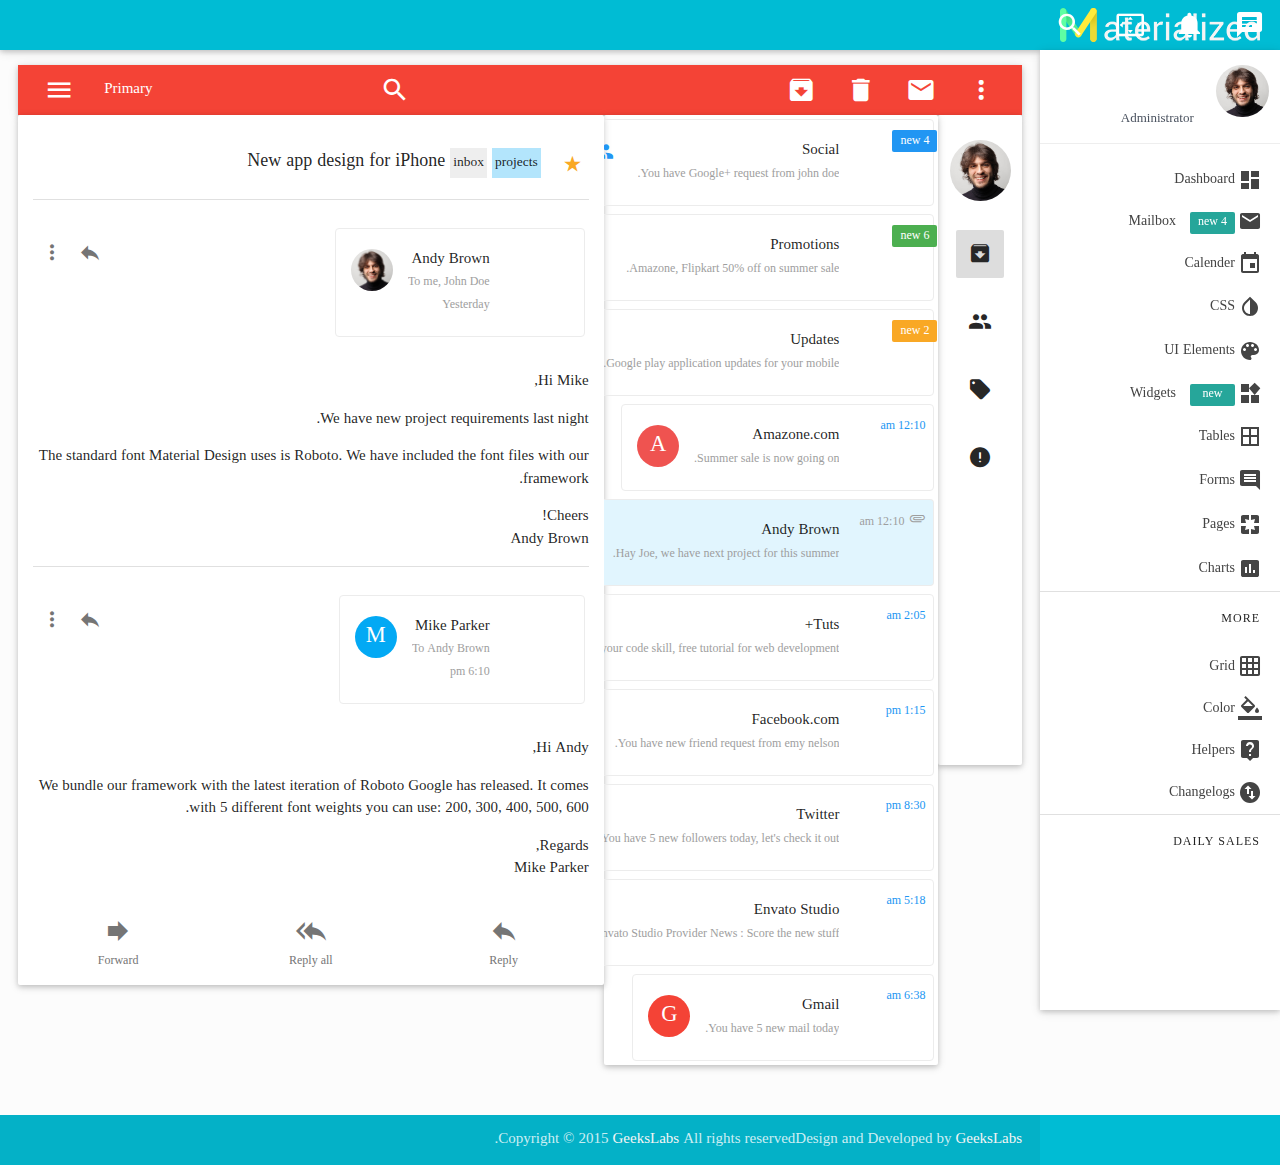
<file: app-email.html>
<!DOCTYPE html>
<html lang="en">

<!--================================================================================
	Item Name: Materialize - Material Design Admin Template
	Version: 1.0
	Author: GeeksLabs
	Author URL: http://www.themeforest.net/user/geekslabs
================================================================================ -->

<head>
  <meta http-equiv="Content-Type" content="text/html; charset=UTF-8">
  <meta name="viewport" content="width=device-width, initial-scale=1, maximum-scale=1.0, user-scalable=no">
  <meta http-equiv="X-UA-Compatible" content="IE=edge">
  <meta name="msapplication-tap-highlight" content="no">
  <meta name="description" content="Materialize is a Material Design Admin Template,It's modern, responsive and based on Material Design by Google. ">
  <meta name="keywords" content="materialize, admin template, dashboard template, flat admin template, responsive admin template,">
  <title>Materialize - Material Design Admin Template</title>

  <!-- Favicons-->
  <link rel="icon" href="images/favicon/favicon-32x32.png" sizes="32x32">
  <!-- Favicons-->
  <link rel="apple-touch-icon-precomposed" href="images/favicon/apple-touch-icon-152x152.png">
  <!-- For iPhone -->
  <meta name="msapplication-TileColor" content="#00bcd4">
  <meta name="msapplication-TileImage" content="images/favicon/mstile-144x144.png">
  <!-- For Windows Phone -->


  <!-- CORE CSS-->
  
  <link href="css/materialize.css" type="text/css" rel="stylesheet" media="screen,projection">
  <link href="css/style.css" type="text/css" rel="stylesheet" media="screen,projection">


  <!-- INCLUDED PLUGIN CSS ON THIS PAGE -->
  <link href="css/prism.css" type="text/css" rel="stylesheet" media="screen,projection">
  <link href="js/plugins/perfect-scrollbar/perfect-scrollbar.css" type="text/css" rel="stylesheet" media="screen,projection">
  <link href="js/plugins/chartist-js/chartist.min.css" type="text/css" rel="stylesheet" media="screen,projection">
</head>

<body>
  <!-- Start Page Loading -->
    <div id="loader-wrapper">
        <div id="loader"></div>        
        <div class="loader-section section-left"></div>
        <div class="loader-section section-right"></div>
    </div>
    <!-- End Page Loading -->

  <!-- //////////////////////////////////////////////////////////////////////////// -->

  <!-- START HEADER -->
  <header id="header" class="page-topbar">
        <!-- start header nav-->
        <div class="navbar-fixed">
            <nav class="cyan">
                <div class="nav-wrapper">
                    <h1 class="logo-wrapper"><a href="index.html" class="brand-logo darken-1"><img src="images/materialize-logo.png" alt="materialize logo"></a> <span class="logo-text">Materialize</span></h1>
                    <ul class="right hide-on-med-and-down">
                        <li class="search-out">
                            <input type="text" class="search-out-text">
                        </li>
                        <li>    
                            <a href="javascript:void(0);" class="waves-effect waves-block waves-light show-search"><i class="mdi-action-search"></i></a>                              
                        </li>
                        <li><a href="javascript:void(0);" class="waves-effect waves-block waves-light toggle-fullscreen"><i class="mdi-action-settings-overscan"></i></a>
                        </li>
                        <li><a href="javascript:void(0);" class="waves-effect waves-block waves-light"><i class="mdi-social-notifications"></i></a>
                        </li>
                        <!-- Dropdown Trigger -->                        
                        <li><a href="#" data-activates="chat-out" class="waves-effect waves-block waves-light chat-collapse"><i class="mdi-communication-chat"></i></a>
                        </li>
                    </ul>
                </div>
            </nav>
        </div>
        <!-- end header nav-->
  </header>
  <!-- END HEADER -->

  <!-- //////////////////////////////////////////////////////////////////////////// -->

  <!-- START MAIN -->
  <div id="main">
    <!-- START WRAPPER -->
    <div class="wrapper">

      <!-- START LEFT SIDEBAR NAV-->
      <aside id="left-sidebar-nav">
        <ul id="slide-out" class="side-nav fixed leftside-navigation">
            <li class="user-details cyan darken-2">
                <div class="row">
                    <div class="col col s4 m4 l4">
                        <img src="images/avatar.jpg" alt="" class="circle responsive-img valign profile-image">
                    </div>
                    <div class="col col s8 m8 l8">
                        <ul id="profile-dropdown" class="dropdown-content">
                            <li><a href="#"><i class="mdi-action-face-unlock"></i> Profile</a>
                            </li>
                            <li><a href="#"><i class="mdi-action-settings"></i> Settings</a>
                            </li>
                            <li><a href="#"><i class="mdi-communication-live-help"></i> Help</a>
                            </li>
                            <li class="divider"></li>
                            <li><a href="#"><i class="mdi-action-lock-outline"></i> Lock</a>
                            </li>
                            <li><a href="#"><i class="mdi-hardware-keyboard-tab"></i> Logout</a>
                            </li>
                        </ul>
                        <a class="btn-flat dropdown-button waves-effect waves-light white-text profile-btn" href="#" data-activates="profile-dropdown">John Doe<i class="mdi-navigation-arrow-drop-down right"></i></a>
                        <p class="user-roal">Administrator</p>
                    </div>
                </div>
            </li>
            <li class="bold"><a href="index.html" class="waves-effect waves-cyan"><i class="mdi-action-dashboard"></i> Dashboard</a>
            </li>
            <li class="bold"><a href="app-email.html" class="waves-effect waves-cyan"><i class="mdi-communication-email"></i> Mailbox <span class="new badge">4</span></a>
            </li>
            <li class="bold"><a href="app-calendar.html" class="waves-effect waves-cyan"><i class="mdi-editor-insert-invitation"></i> Calender</a>
            </li>
            <li class="no-padding">
                <ul class="collapsible collapsible-accordion">
                    <li class="bold"><a class="collapsible-header waves-effect waves-cyan"><i class="mdi-action-invert-colors"></i> CSS</a>
                        <div class="collapsible-body">
                            <ul>
                                <li><a href="css-typography.html">Typography</a>
                                </li>                                        
                                <li><a href="css-icons.html">Icons</a>
                                </li>
                                <li><a href="css-shadow.html">Shadow</a>
                                </li>
                                <li><a href="css-media.html">Media</a>
                                </li>
                                <li><a href="css-sass.html">Sass</a>
                                </li>
                            </ul>
                        </div>
                    </li>
                    <li class="bold"><a class="collapsible-header  waves-effect waves-cyan"><i class="mdi-image-palette"></i> UI Elements</a>
                        <div class="collapsible-body">
                            <ul>
                                <li><a href="ui-buttons.html">Buttons</a>
                                </li>
                                <li><a href="ui-badges.html">Badges</a>
                                </li>
                                <li><a href="ui-cards.html">Cards</a>
                                </li>
                                <li><a href="ui-collections.html">Collections</a>
                                </li>
                                <li><a href="ui-accordions.html">Accordian</a>
                                </li>                                        
                                <li><a href="ui-navbar.html">Navbar</a>
                                </li>
                                <li><a href="ui-pagination.html">Pagination</a>
                                </li>
                                <li><a href="ui-preloader.html">Preloader</a>
                                </li>
                                <li><a href="ui-modals.html">Modals</a>
                                </li>
                                <li><a href="ui-media.html">Media</a>
                                </li>
                                <li><a href="ui-toasts.html">Toasts</a>
                                </li>
                                <li><a href="ui-tooltip.html">Tooltip</a>
                                </li>
                            </ul>
                        </div>
                    </li>
                    <li class="bold"><a href="app-widget.html" class="waves-effect waves-cyan"><i class="mdi-device-now-widgets"></i> Widgets <span class="new badge"></span></a>
                    </li>
                    <li class="bold"><a class="collapsible-header  waves-effect waves-cyan"><i class="mdi-editor-border-all"></i> Tables</a>
                        <div class="collapsible-body">
                            <ul>
                                <li><a href="table-basic.html">Basic Tables</a>
                                </li>
                                <li><a href="table-data.html">Data Tables</a>
                                </li>
                            </ul>
                        </div>
                    </li>
                    <li class="bold"><a class="collapsible-header  waves-effect waves-cyan"><i class="mdi-editor-insert-comment"></i> Forms</a>
                        <div class="collapsible-body">
                            <ul>
                                <li><a href="form-elements.html">Form Elements</a>
                                </li>
                                <li><a href="form-layouts.html">Form Layouts</a>
                                </li>
                            </ul>
                        </div>
                    </li>
                    <li class="bold"><a class="collapsible-header  waves-effect waves-cyan"><i class="mdi-social-pages"></i> Pages</a>
                        <div class="collapsible-body">
                            <ul>                                        
                                <li><a href="page-login.html">Login</a>
                                </li>
                                <li><a href="page-register.html">Register</a>
                                </li>
                                <li><a href="page-lock-screen.html">Lock Screen</a>
                                </li>
                                <li><a href="page-invoice.html">Invoice</a>
                                </li>
                                <li><a href="page-404.html">404</a>
                                </li>
                                <li><a href="page-500.html">500</a>
                                </li>
                                <li><a href="page-blank.html">Blank</a>
                                </li>
                            </ul>
                        </div>
                    </li>
                    <li class="bold"><a class="collapsible-header waves-effect waves-cyan"><i class="mdi-editor-insert-chart"></i> Charts</a>
                        <div class="collapsible-body">
                            <ul>
                                <li><a href="charts-chartjs.html">Chart JS</a>
                                </li>
                                <li><a href="charts-chartist.html">Chartist</a>
                                </li>
                                <li><a href="charts-morris.html">Morris Charts</a>
                                </li>
                                <li><a href="charts-xcharts.html">xCharts</a>
                                </li>
                                <li><a href="charts-flotcharts.html">Flot Charts</a>
                                </li>
                                <li><a href="charts-sparklines.html">Sparkline Charts</a>
                                </li>
                            </ul>
                        </div>
                    </li>
                </ul>
            </li>
            <li class="li-hover"><div class="divider"></div></li>
            <li class="li-hover"><p class="ultra-small margin more-text">MORE</p></li>
            <li><a href="css-grid.html"><i class="mdi-image-grid-on"></i> Grid</a>
            </li>
            <li><a href="css-color.html"><i class="mdi-editor-format-color-fill"></i> Color</a>
            </li>
            <li><a href="css-helpers.html"><i class="mdi-communication-live-help"></i> Helpers</a>
            </li>
            <li><a href="changelogs.html"><i class="mdi-action-swap-vert-circle"></i> Changelogs</a>
            </li>
            <li class="li-hover"><div class="divider"></div></li>
            <li class="li-hover"><p class="ultra-small margin more-text">Daily Sales</p></li>
            <li class="li-hover">
                <div class="row">
                    <div class="col s12 m12 l12">
                        <div class="sample-chart-wrapper">                            
                            <div class="ct-chart ct-golden-section" id="ct2-chart"></div>
                        </div>
                    </div>
                </div>
            </li>
        </ul>
        <a href="#" data-activates="slide-out" class="sidebar-collapse btn-floating btn-medium waves-effect waves-light hide-on-large-only darken-2"><i class="mdi-navigation-menu" ></i></a>
      </aside>
      <!-- END LEFT SIDEBAR NAV-->

      <!-- //////////////////////////////////////////////////////////////////////////// -->

      <!-- START CONTENT -->
      <section id="content">

        <!--start container-->
        <div class="container">

          <div id="mail-app" class="section">
            <div class="row">
              <div class="col s12">
                <nav class="red">
                  <div class="nav-wrapper">
                    <div class="left col s12 m5 l5">
                      <ul>
                        <li><a href="#!" class="email-menu"><i class="mdi-navigation-menu"></i></a>
                        </li>
                        <li><a href="#!" class="email-type">Primary</a>
                        </li>
                        <li class="right"><a href="#!"><i class="mdi-action-search"></i></a>
                        </li>
                      </ul>
                    </div>
                    <div class="col s12 m7 l7 hide-on-med-and-down">
                      <ul class="right">
                        <li><a href="#!"><i class="mdi-content-archive"></i></a>
                        </li>
                        <li><a href="#!"><i class="mdi-action-delete"></i></a>
                        </li>
                        <li><a href="#!"><i class="mdi-content-mail"></i></a>
                        </li>
                        <li><a href="#!"><i class="mdi-navigation-more-vert"></i></a>
                        </li>
                      </ul>
                    </div>

                  </div>
                </nav>
              </div>
              <div class="col s12">
                <div id="email-sidebar" class="col s2 m1 s1 card-panel">
                  <ul>
                    <li>
                      <img src="images/avatar.jpg" alt="" class="circle responsive-img valign profile-image">
                    </li>
                    <li>
                      <a href="#!"><i class="mdi-content-archive active"></i></a>
                    </li>
                    <li>
                      <a href="#!"><i class="mdi-social-group"></i></a>
                    </li>
                    <li>
                      <a href="#!"><i class="mdi-maps-local-offer"></i></a>
                    </li>
                    <li>
                      <a href="#!"><i class="mdi-alert-error"></i></a>
                    </li>
                  </ul>
                </div>
                <div id="email-list" class="col s10 m4 l4 card-panel z-depth-1">
                  <ul class="collection">
                    <li class="collection-item avatar email-unread">
                      <i class="mdi-social-group icon blue-text"></i>
                      <span class="email-title">Social</span>
                      <p class="truncate grey-text ultra-small">You have Google+ request from john doe.</p>
                      <a href="#!" class="secondary-content"><span class="new badge blue">4</span></a>
                    </li>
                    <li class="collection-item avatar email-unread">
                      <i class="mdi-maps-local-offer icon green-text"></i>
                      <span class="email-title">Promotions</span>
                      <p class="truncate grey-text ultra-small">Amazone, Flipkart 50% off on summer sale.</p>
                      <a href="#!" class="secondary-content"><span class="new badge green">6</span></a>
                    </li>
                    <li class="collection-item avatar email-unread">
                      <i class="mdi-alert-error icon yellow-text text-darken-3"></i>
                      <span class="email-title">Updates</span>
                      <p class="truncate grey-text ultra-small">Google play application updates for your mobile.</p>
                      <a href="#!" class="secondary-content"><span class="new badge yellow darken-3">2</span></a>
                    </li>
                    <li class="collection-item avatar email-unread">
                      <span class="circle red lighten-1">A</span>
                      <span class="email-title">Amazone.com</span>
                      <p class="truncate grey-text ultra-small">Summer sale is now going on.</p>
                      <a href="#!" class="secondary-content email-time"><span class="blue-text ultra-small">12:10 am</span></a>
                    </li>
                    <li class="collection-item avatar selected">
                      <img src="images/avatar.jpg" alt="" class="circle">
                      <span class="email-title">Andy Brown</span>
                      <p class="truncate grey-text ultra-small">Hay Joe, we have next project for this summer.</p>
                      <a href="#!" class="secondary-content email-time"><i class="mdi-editor-attach-file attach-file"></i> <span class="grey-text ultra-small">12:10 am</span></a>
                    </li>
                    <li class="collection-item avatar email-unread">
                      <span class="circle grey darken-1">T</span>
                      <span class="email-title">Tuts+</span>
                      <p class="truncate grey-text ultra-small">Update your code skill, free tutorial for web development.</p>
                      <a href="#!" class="secondary-content email-time"><span class="blue-text ultra-small">2:05 am</span></a>
                    </li>
                    <li class="collection-item avatar email-unread">
                      <span class="circle indigo darken-1">F</span>
                      <span class="email-title">Facebook.com</span>
                      <p class="truncate grey-text ultra-small">You have new friend request from emy nelson.</p>
                      <a href="#!" class="secondary-content email-time"><span class="blue-text ultra-small">1:15 pm</span></a>
                    </li>
                    <li class="collection-item avatar email-unread">
                      <span class="circle light-blue">T</span>
                      <span class="email-title">Twitter</span>
                      <p class="truncate grey-text ultra-small">You have 5 new followers today, let's check it out.</p>
                      <a href="#!" class="secondary-content email-time"><span class="blue-text ultra-small">8:30 pm</span></a>
                    </li>
                    <li class="collection-item avatar email-unread">
                      <span class="circle green accent-4">E</span>
                      <span class="email-title">Envato Studio</span>
                      <p class="truncate grey-text ultra-small">Envato Studio Provider News : Score the new stuff.</p>
                      <a href="#!" class="secondary-content email-time"><span class="blue-text ultra-small">5:18 am</span></a>
                    </li>
                    <li class="collection-item avatar email-unread">
                      <span class="circle red">G</span>
                      <span class="email-title">Gmail</span>
                      <p class="truncate grey-text ultra-small">You have 5 new mail today.</p>
                      <a href="#!" class="secondary-content email-time"><span class="blue-text ultra-small">6:38 am</span></a>
                    </li>
                  </ul>
                </div>
                <div id="email-details" class="col s12 m7 l7 card-panel">
                  <p class="email-subject truncate">New app design for iPhone <span class="email-tag grey lighten-3">inbox</span> <span class="email-tag  light-blue lighten-4">projects</span> <i class="mdi-action-star-rate yellow-text text-darken-3 right"></i>
                  </p>
                  <hr class="grey-text text-lighten-2">
                  <div class="email-content-wrap">
                    <div class="row">
                      <div class="col s10 m10 l10">
                        <ul class="collection">
                          <li class="collection-item avatar">
                            <img src="images/avatar.jpg" alt="" class="circle">
                            <span class="email-title">Andy Brown</span>
                            <p class="truncate grey-text ultra-small">To me, John Doe</p>
                            <p class="grey-text ultra-small">Yesterday</p>
                          </li>
                        </ul>
                      </div>
                      <div class="col s2 m2 l2 email-actions">
                        <a href="#!"><span><i class="mdi-content-reply"></i></span></a>
                        <a href="#!"><span><i class="mdi-navigation-more-vert"></i></span></a>
                      </div>
                    </div>
                    <div class="email-content">
                      <p>Hi Mike,</p>
                      <p>We have new project requirements last night.</p>
                      <p>The standard font Material Design uses is Roboto. We have included the font files with our framework.</p>
                      <p>Cheers!
                        <br>Andy Brown</p>
                    </div>
                  </div>
                  <hr>
                  <div class="email-content-wrap">
                    <div class="row">
                      <div class="col s10 m10 l10">
                        <ul class="collection">
                          <li class="collection-item avatar">
                            <span class="circle light-blue">M</span>
                            <span class="email-title">Mike Parker</span>
                            <p class="truncate grey-text ultra-small">To Andy Brown</p>
                            <p class="grey-text ultra-small">6:10 pm</p>
                          </li>
                        </ul>
                      </div>
                      <div class="col s2 m2 l2 email-actions">
                        <a href="#!"><span><i class="mdi-content-reply"></i></span></a>
                        <a href="#!"><span><i class="mdi-navigation-more-vert"></i></span></a>
                      </div>
                    </div>
                    <div class="email-content">
                      <p>Hi Andy,</p>
                      <p>We bundle our framework with the latest iteration of Roboto Google has released. It comes with 5 different font weights you can use: 200, 300, 400, 500, 600.</p>
                      <p>Regards,
                        <br>Mike Parker</p>
                    </div>
                  </div>
                  <div class="email-reply">
                    <div class="row">
                      <div class="col s4 m4 l4 center-align">
                        <a href="!#"><i class="mdi-content-reply"></i></a>
                        <p class="ultra-small">Reply</p>
                      </div>
                      <div class="col s4 m4 l4 center-align">
                        <a href="!#"><i class="mdi-content-reply-all"></i></a>
                        <p class="ultra-small">Reply all</p>
                      </div>
                      <div class="col s4 m4 l4 center-align">
                        <a href="!#"><i class="mdi-content-forward"></i></a>
                        <p class="ultra-small">Forward</p>
                      </div>
                    </div>
                  </div>

                </div>
              </div>
            </div>

            <!-- Compose Email Trigger -->
            <div class="fixed-action-btn" style="bottom: 45px; right: 24px;">
              <a class="btn-floating btn-large red modal-trigger" href="#modal1">
                <i class="large mdi-editor-mode-edit"></i>
              </a>
            </div>



            <!-- Compose Email Structure -->
            <div id="modal1" class="modal">
              <div class="modal-content">
                <nav class="red">
                  <div class="nav-wrapper">
                    <div class="left col s12 m5 l5">
                      <ul>
                        <li><a href="#!" class="email-menu"><i class="modal-action modal-close  mdi-hardware-keyboard-backspace"></i></a>
                        </li>
                        <li><a href="#!" class="email-type">Compose</a>
                        </li>
                      </ul>
                    </div>
                    <div class="col s12 m7 l7 hide-on-med-and-down">
                      <ul class="right">
                        <li><a href="#!"><i class="mdi-editor-attach-file"></i></a>
                        </li>
                        <li><a href="#!"><i class="modal-action modal-close  mdi-content-send"></i></a>
                        </li>
                        <li><a href="#!"><i class="mdi-navigation-more-vert"></i></a>
                        </li>
                      </ul>
                    </div>

                  </div>
                </nav>
              </div>
              <div class="model-email-content">
                <div class="row">
                  <form class="col s12">
                    <!--<div class="row">
                      <div class="input-field col s12">
                        <input id="from_email" type="email" class="validate">
                        <label for="from_email">From</label>
                      </div>
                    </div> -->
                    <div class="row">
                      <div class="input-field col s12">
                        <input id="to_email" type="email" class="validate">
                        <label for="to_email">To</label>
                      </div>
                    </div>
                    <div class="row">
                      <div class="input-field col s12">
                        <input id="subject" type="text" class="validate">
                        <label for="subject">Subject</label>
                      </div>
                    </div>
                    <div class="row">
                      <div class="input-field col s12">
                        <textarea id="compose" class="materialize-textarea" length="500"></textarea>
                        <label for="compose">Compose email</label>
                      </div>
                    </div>
                  </form>
                </div>
              </div>
            </div>
        </div>
    </div>
    <!--end container-->

    </section>
    <!-- END CONTENT -->

    <!-- //////////////////////////////////////////////////////////////////////////// -->
    <!-- START RIGHT SIDEBAR NAV-->
    <aside id="right-sidebar-nav">
        <ul id="chat-out" class="side-nav rightside-navigation">
            <li class="li-hover">
            <a href="#" data-activates="chat-out" class="chat-close-collapse right"><i class="mdi-navigation-close"></i></a>
            <div id="right-search" class="row">
                <form class="col s12">
                    <div class="input-field">
                        <i class="mdi-action-search prefix"></i>
                        <input id="icon_prefix" type="text" class="validate">
                        <label for="icon_prefix">Search</label>
                    </div>
                </form>
            </div>
            </li>
            <li class="li-hover">
                <ul class="chat-collapsible" data-collapsible="expandable">
                <li>
                    <div class="collapsible-header teal white-text active"><i class="mdi-social-whatshot"></i>Recent Activity</div>
                    <div class="collapsible-body recent-activity">
                        <div class="recent-activity-list chat-out-list row">
                            <div class="col s3 recent-activity-list-icon"><i class="mdi-action-add-shopping-cart"></i>
                            </div>
                            <div class="col s9 recent-activity-list-text">
                                <a href="#">just now</a>
                                <p>Jim Doe Purchased new equipments for zonal office.</p>
                            </div>
                        </div>
                        <div class="recent-activity-list chat-out-list row">
                            <div class="col s3 recent-activity-list-icon"><i class="mdi-device-airplanemode-on"></i>
                            </div>
                            <div class="col s9 recent-activity-list-text">
                                <a href="#">Yesterday</a>
                                <p>Your Next flight for USA will be on 15th August 2015.</p>
                            </div>
                        </div>
                        <div class="recent-activity-list chat-out-list row">
                            <div class="col s3 recent-activity-list-icon"><i class="mdi-action-settings-voice"></i>
                            </div>
                            <div class="col s9 recent-activity-list-text">
                                <a href="#">5 Days Ago</a>
                                <p>Natalya Parker Send you a voice mail for next conference.</p>
                            </div>
                        </div>
                        <div class="recent-activity-list chat-out-list row">
                            <div class="col s3 recent-activity-list-icon"><i class="mdi-action-store"></i>
                            </div>
                            <div class="col s9 recent-activity-list-text">
                                <a href="#">Last Week</a>
                                <p>Jessy Jay open a new store at S.G Road.</p>
                            </div>
                        </div>
                        <div class="recent-activity-list chat-out-list row">
                            <div class="col s3 recent-activity-list-icon"><i class="mdi-action-settings-voice"></i>
                            </div>
                            <div class="col s9 recent-activity-list-text">
                                <a href="#">5 Days Ago</a>
                                <p>Natalya Parker Send you a voice mail for next conference.</p>
                            </div>
                        </div>
                    </div>
                </li>
                <li>
                    <div class="collapsible-header light-blue white-text active"><i class="mdi-editor-attach-money"></i>Sales Repoart</div>
                    <div class="collapsible-body sales-repoart">
                        <div class="sales-repoart-list  chat-out-list row">
                            <div class="col s8">Target Salse</div>
                            <div class="col s4"><span id="sales-line-1"></span>
                            </div>
                        </div>
                        <div class="sales-repoart-list chat-out-list row">
                            <div class="col s8">Payment Due</div>
                            <div class="col s4"><span id="sales-bar-1"></span>
                            </div>
                        </div>
                        <div class="sales-repoart-list chat-out-list row">
                            <div class="col s8">Total Delivery</div>
                            <div class="col s4"><span id="sales-line-2"></span>
                            </div>
                        </div>
                        <div class="sales-repoart-list chat-out-list row">
                            <div class="col s8">Total Progress</div>
                            <div class="col s4"><span id="sales-bar-2"></span>
                            </div>
                        </div>
                    </div>
                </li>
                <li>
                    <div class="collapsible-header red white-text"><i class="mdi-action-stars"></i>Favorite Associates</div>
                    <div class="collapsible-body favorite-associates">
                        <div class="favorite-associate-list chat-out-list row">
                            <div class="col s4"><img src="images/avatar.jpg" alt="" class="circle responsive-img online-user valign profile-image">
                            </div>
                            <div class="col s8">
                                <p>Eileen Sideways</p>
                                <p class="place">Los Angeles, CA</p>
                            </div>
                        </div>
                        <div class="favorite-associate-list chat-out-list row">
                            <div class="col s4"><img src="images/avatar.jpg" alt="" class="circle responsive-img online-user valign profile-image">
                            </div>
                            <div class="col s8">
                                <p>Zaham Sindil</p>
                                <p class="place">San Francisco, CA</p>
                            </div>
                        </div>
                        <div class="favorite-associate-list chat-out-list row">
                            <div class="col s4"><img src="images/avatar.jpg" alt="" class="circle responsive-img offline-user valign profile-image">
                            </div>
                            <div class="col s8">
                                <p>Renov Leongal</p>
                                <p class="place">Cebu City, Philippines</p>
                            </div>
                        </div>
                        <div class="favorite-associate-list chat-out-list row">
                            <div class="col s4"><img src="images/avatar.jpg" alt="" class="circle responsive-img online-user valign profile-image">
                            </div>
                            <div class="col s8">
                                <p>Weno Carasbong</p>
                                <p>Tokyo, Japan</p>
                            </div>
                        </div>
                        <div class="favorite-associate-list chat-out-list row">
                            <div class="col s4"><img src="images/avatar.jpg" alt="" class="circle responsive-img offline-user valign profile-image">
                            </div>
                            <div class="col s8">
                                <p>Nusja Nawancali</p>
                                <p class="place">Bangkok, Thailand</p>
                            </div>
                        </div>
                    </div>
                </li>
                </ul>
            </li>
        </ul>
      </aside>
    <!-- LEFT RIGHT SIDEBAR NAV-->

  </div>
  <!-- END WRAPPER -->

  </div>
  <!-- END MAIN -->



  <!-- //////////////////////////////////////////////////////////////////////////// -->

  <!-- START FOOTER -->
  <footer class="page-footer">
    <div class="footer-copyright">
      <div class="container">
        <span>Copyright © 2015 <a class="grey-text text-lighten-4" href="http://themeforest.net/user/geekslabs/portfolio?ref=geekslabs" target="_blank">GeeksLabs</a> All rights reserved.</span>
        <span class="right"> Design and Developed by <a class="grey-text text-lighten-4" href="http://geekslabs.com/">GeeksLabs</a></span>
        </div>
    </div>
  </footer>
    <!-- END FOOTER -->



    <!-- ================================================
    Scripts
    ================================================ -->
    
    <!-- jQuery Library -->
    <script type="text/javascript" src="js/jquery-1.11.2.min.js"></script>    
    <!--materialize js-->
    <script type="text/javascript" src="js/materialize.js"></script>
    <!--prism-->
    <script type="text/javascript" src="js/prism.js"></script>
    <!--scrollbar-->
    <script type="text/javascript" src="js/plugins/perfect-scrollbar/perfect-scrollbar.min.js"></script>
    <!-- chartist -->
    <script type="text/javascript" src="js/plugins/chartist-js/chartist.min.js"></script>   
    
    <!--plugins.js - Some Specific JS codes for Plugin Settings-->
    <script type="text/javascript" src="js/plugins.js"></script>
    
</body>

</html>
</file>
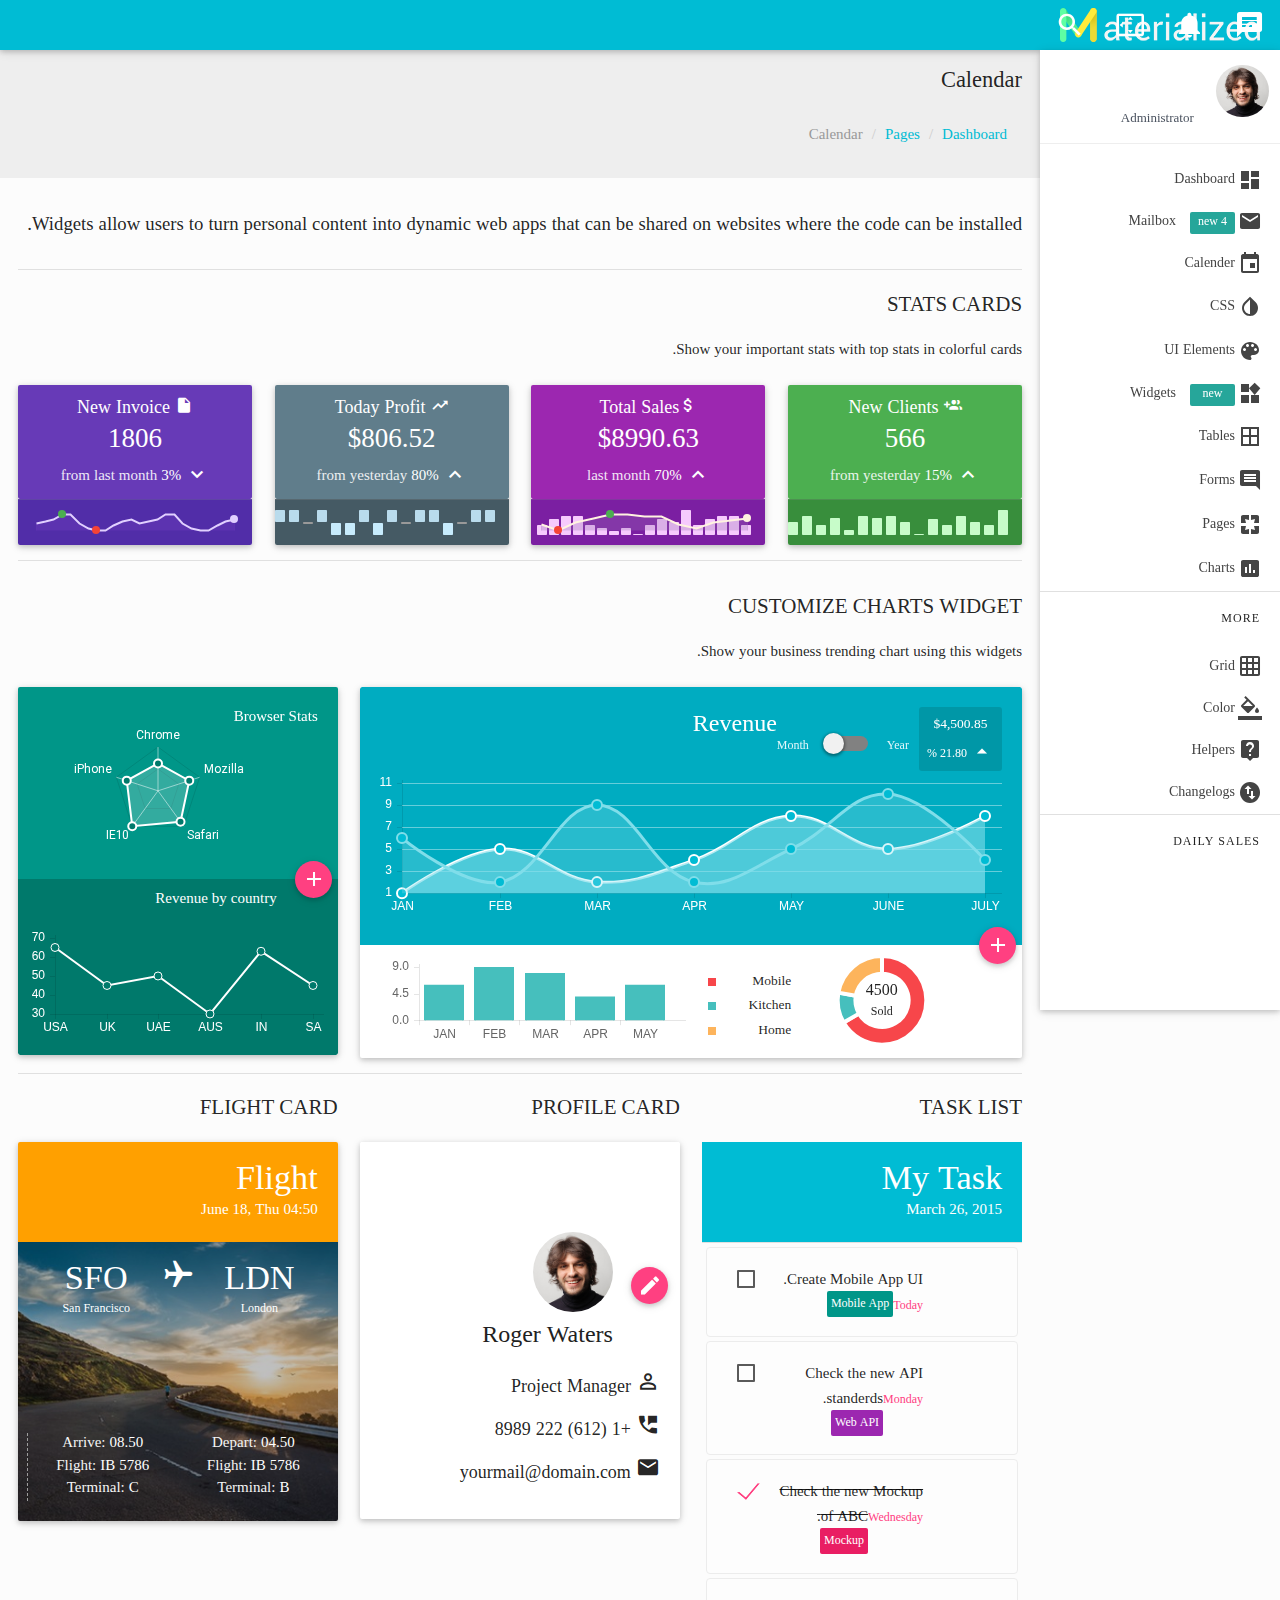
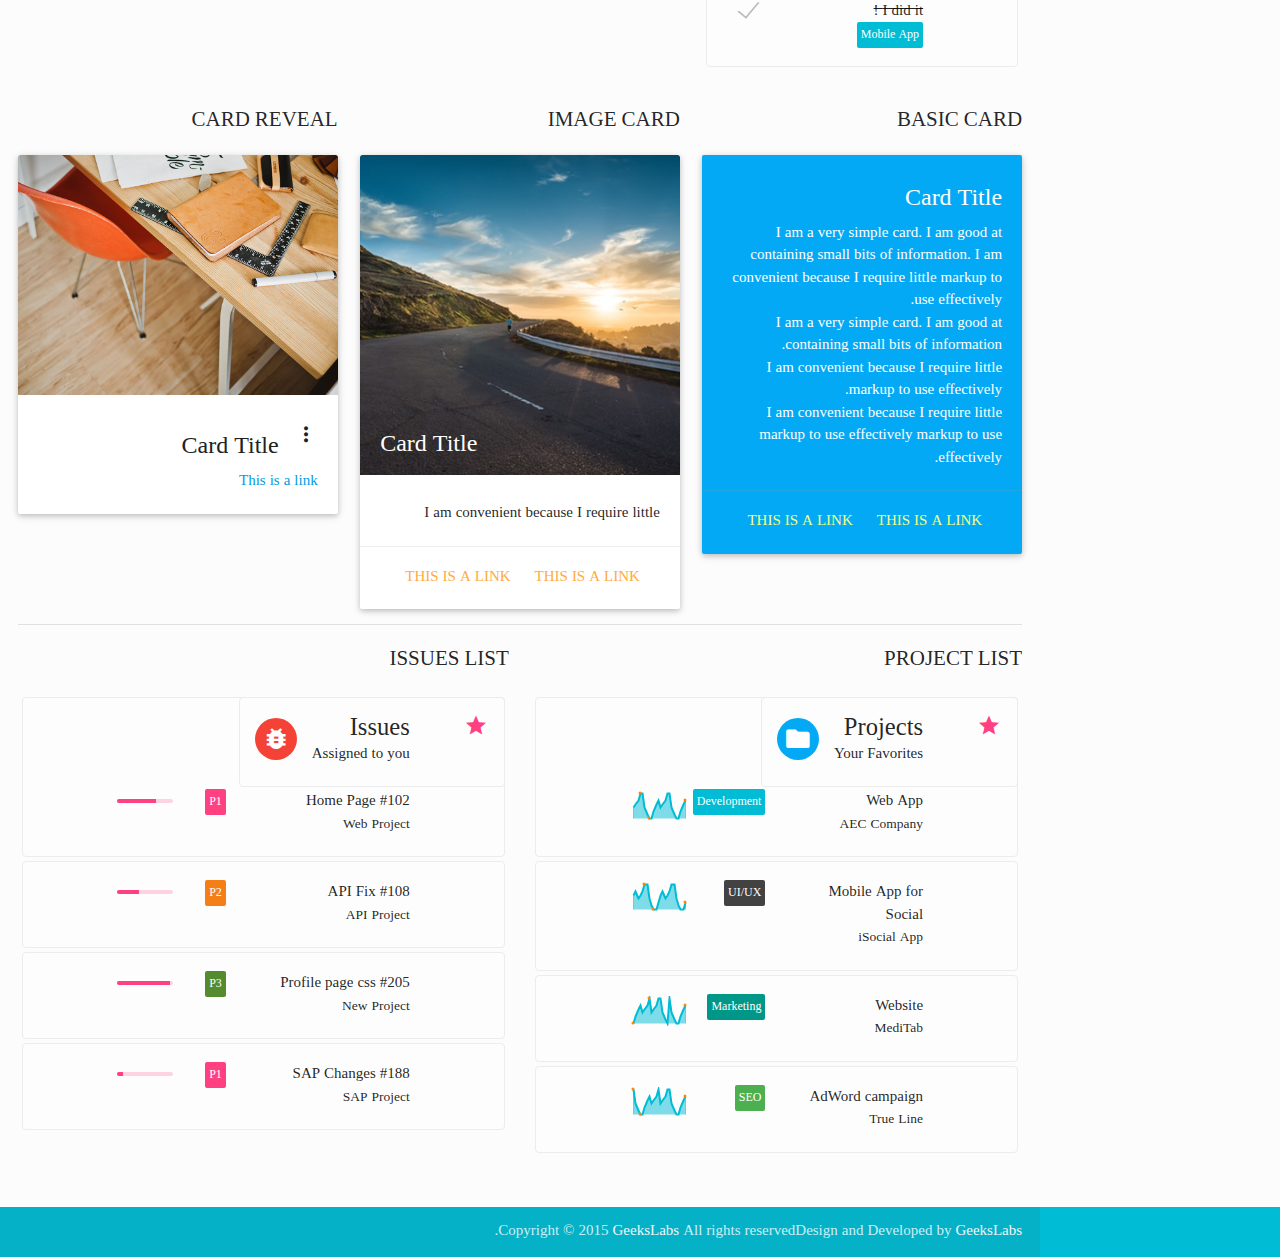
<file: app-widget.html>
<!DOCTYPE html>
<html lang="en">

<!--================================================================================
	Item Name: Materialize - Material Design Admin Template
	Version: 1.0
	Author: GeeksLabs
	Author URL: http://www.themeforest.net/user/geekslabs
================================================================================ -->

<head>
  <meta http-equiv="Content-Type" content="text/html; charset=UTF-8">
  <meta name="viewport" content="width=device-width, initial-scale=1, maximum-scale=1.0, user-scalable=no">
  <meta http-equiv="X-UA-Compatible" content="IE=edge">
  <meta name="msapplication-tap-highlight" content="no">
  <meta name="description" content="Materialize is a Material Design Admin Template,It's modern, responsive and based on Material Design by Google. ">
  <meta name="keywords" content="materialize, admin template, dashboard template, flat admin template, responsive admin template,">
  <title>Widget | Materialize - Material Design Admin Template</title>

  <!-- Favicons-->
  <link rel="icon" href="images/favicon/favicon-32x32.png" sizes="32x32">
  <!-- Favicons-->
  <link rel="apple-touch-icon-precomposed" href="images/favicon/apple-touch-icon-152x152.png">
  <!-- For iPhone -->
  <meta name="msapplication-TileColor" content="#00bcd4">
  <meta name="msapplication-TileImage" content="images/favicon/mstile-144x144.png">
  <!-- For Windows Phone -->


  <!-- CORE CSS-->
  
  <link href="css/materialize.css" type="text/css" rel="stylesheet" media="screen,projection">
  <link href="css/style.css" type="text/css" rel="stylesheet" media="screen,projection">


  <!-- INCLUDED PLUGIN CSS ON THIS PAGE -->
  <link href="css/prism.css" type="text/css" rel="stylesheet" media="screen,projection">
  <link href="js/plugins/perfect-scrollbar/perfect-scrollbar.css" type="text/css" rel="stylesheet" media="screen,projection">
  <link href="js/plugins/chartist-js/chartist.min.css" type="text/css" rel="stylesheet" media="screen,projection">


</head>

<body>
  <!-- Start Page Loading -->
    <div id="loader-wrapper">
        <div id="loader"></div>        
        <div class="loader-section section-left"></div>
        <div class="loader-section section-right"></div>
    </div>
    <!-- End Page Loading -->

  <!-- //////////////////////////////////////////////////////////////////////////// -->

  <!-- START HEADER -->
  <header id="header" class="page-topbar">
        <!-- start header nav-->
        <div class="navbar-fixed">
            <nav class="cyan">
                <div class="nav-wrapper">
                    <h1 class="logo-wrapper"><a href="index.html" class="brand-logo darken-1"><img src="images/materialize-logo.png" alt="materialize logo"></a> <span class="logo-text">Materialize</span></h1>
                    <ul class="right hide-on-med-and-down">
                        <li class="search-out">
                            <input type="text" class="search-out-text">
                        </li>
                        <li>    
                            <a href="javascript:void(0);" class="waves-effect waves-block waves-light show-search"><i class="mdi-action-search"></i></a>                              
                        </li>
                        <li><a href="javascript:void(0);" class="waves-effect waves-block waves-light toggle-fullscreen"><i class="mdi-action-settings-overscan"></i></a>
                        </li>
                        <li><a href="javascript:void(0);" class="waves-effect waves-block waves-light"><i class="mdi-social-notifications"></i></a>
                        </li>
                        <!-- Dropdown Trigger -->                        
                        <li><a href="#" data-activates="chat-out" class="waves-effect waves-block waves-light chat-collapse"><i class="mdi-communication-chat"></i></a>
                        </li>
                    </ul>
                </div>
            </nav>
        </div>
        <!-- end header nav-->
  </header>
  <!-- END HEADER -->

  <!-- //////////////////////////////////////////////////////////////////////////// -->

  <!-- START MAIN -->
  <div id="main">
    <!-- START WRAPPER -->
    <div class="wrapper">

      <!-- START LEFT SIDEBAR NAV-->
      <aside id="left-sidebar-nav">
        <ul id="slide-out" class="side-nav fixed leftside-navigation">
            <li class="user-details cyan darken-2">
                <div class="row">
                    <div class="col col s4 m4 l4">
                        <img src="images/avatar.jpg" alt="" class="circle responsive-img valign profile-image">
                    </div>
                    <div class="col col s8 m8 l8">
                        <ul id="profile-dropdown" class="dropdown-content">
                            <li><a href="#"><i class="mdi-action-face-unlock"></i> Profile</a>
                            </li>
                            <li><a href="#"><i class="mdi-action-settings"></i> Settings</a>
                            </li>
                            <li><a href="#"><i class="mdi-communication-live-help"></i> Help</a>
                            </li>
                            <li class="divider"></li>
                            <li><a href="#"><i class="mdi-action-lock-outline"></i> Lock</a>
                            </li>
                            <li><a href="#"><i class="mdi-hardware-keyboard-tab"></i> Logout</a>
                            </li>
                        </ul>
                        <a class="btn-flat dropdown-button waves-effect waves-light white-text profile-btn" href="#" data-activates="profile-dropdown">John Doe<i class="mdi-navigation-arrow-drop-down right"></i></a>
                        <p class="user-roal">Administrator</p>
                    </div>
                </div>
            </li>
            <li class="bold"><a href="index.html" class="waves-effect waves-cyan"><i class="mdi-action-dashboard"></i> Dashboard</a>
            </li>
            <li class="bold"><a href="app-email.html" class="waves-effect waves-cyan"><i class="mdi-communication-email"></i> Mailbox <span class="new badge">4</span></a>
            </li>
            <li class="bold"><a href="app-calendar.html" class="waves-effect waves-cyan"><i class="mdi-editor-insert-invitation"></i> Calender</a>
            </li>
            <li class="no-padding">
                <ul class="collapsible collapsible-accordion">
                    <li class="bold"><a class="collapsible-header waves-effect waves-cyan"><i class="mdi-action-invert-colors"></i> CSS</a>
                        <div class="collapsible-body">
                            <ul>
                                <li><a href="css-typography.html">Typography</a>
                                </li>                                        
                                <li><a href="css-icons.html">Icons</a>
                                </li>
                                <li><a href="css-shadow.html">Shadow</a>
                                </li>
                                <li><a href="css-media.html">Media</a>
                                </li>
                                <li><a href="css-sass.html">Sass</a>
                                </li>
                            </ul>
                        </div>
                    </li>
                    <li class="bold"><a class="collapsible-header  waves-effect waves-cyan"><i class="mdi-image-palette"></i> UI Elements</a>
                        <div class="collapsible-body">
                            <ul>
                                <li><a href="ui-buttons.html">Buttons</a>
                                </li>
                                <li><a href="ui-badges.html">Badges</a>
                                </li>
                                <li><a href="ui-cards.html">Cards</a>
                                </li>
                                <li><a href="ui-collections.html">Collections</a>
                                </li>
                                <li><a href="ui-accordions.html">Accordian</a>
                                </li>                                        
                                <li><a href="ui-navbar.html">Navbar</a>
                                </li>
                                <li><a href="ui-pagination.html">Pagination</a>
                                </li>
                                <li><a href="ui-preloader.html">Preloader</a>
                                </li>
                                <li><a href="ui-modals.html">Modals</a>
                                </li>
                                <li><a href="ui-media.html">Media</a>
                                </li>
                                <li><a href="ui-toasts.html">Toasts</a>
                                </li>
                                <li><a href="ui-tooltip.html">Tooltip</a>
                                </li>
                            </ul>
                        </div>
                    </li>
                    <li class="bold"><a href="app-widget.html" class="waves-effect waves-cyan"><i class="mdi-device-now-widgets"></i> Widgets <span class="new badge"></span></a>
                    </li>
                    <li class="bold"><a class="collapsible-header  waves-effect waves-cyan"><i class="mdi-editor-border-all"></i> Tables</a>
                        <div class="collapsible-body">
                            <ul>
                                <li><a href="table-basic.html">Basic Tables</a>
                                </li>
                                <li><a href="table-data.html">Data Tables</a>
                                </li>
                            </ul>
                        </div>
                    </li>
                    <li class="bold"><a class="collapsible-header  waves-effect waves-cyan"><i class="mdi-editor-insert-comment"></i> Forms</a>
                        <div class="collapsible-body">
                            <ul>
                                <li><a href="form-elements.html">Form Elements</a>
                                </li>
                                <li><a href="form-layouts.html">Form Layouts</a>
                                </li>
                            </ul>
                        </div>
                    </li>
                    <li class="bold"><a class="collapsible-header  waves-effect waves-cyan"><i class="mdi-social-pages"></i> Pages</a>
                        <div class="collapsible-body">
                            <ul>                                        
                                <li><a href="page-login.html">Login</a>
                                </li>
                                <li><a href="page-register.html">Register</a>
                                </li>
                                <li><a href="page-lock-screen.html">Lock Screen</a>
                                </li>
                                <li><a href="page-invoice.html">Invoice</a>
                                </li>
                                <li><a href="page-404.html">404</a>
                                </li>
                                <li><a href="page-500.html">500</a>
                                </li>
                                <li><a href="page-blank.html">Blank</a>
                                </li>
                            </ul>
                        </div>
                    </li>
                    <li class="bold"><a class="collapsible-header waves-effect waves-cyan"><i class="mdi-editor-insert-chart"></i> Charts</a>
                        <div class="collapsible-body">
                            <ul>
                                <li><a href="charts-chartjs.html">Chart JS</a>
                                </li>
                                <li><a href="charts-chartist.html">Chartist</a>
                                </li>
                                <li><a href="charts-morris.html">Morris Charts</a>
                                </li>
                                <li><a href="charts-xcharts.html">xCharts</a>
                                </li>
                                <li><a href="charts-flotcharts.html">Flot Charts</a>
                                </li>
                                <li><a href="charts-sparklines.html">Sparkline Charts</a>
                                </li>
                            </ul>
                        </div>
                    </li>
                </ul>
            </li>
            <li class="li-hover"><div class="divider"></div></li>
            <li class="li-hover"><p class="ultra-small margin more-text">MORE</p></li>
            <li><a href="css-grid.html"><i class="mdi-image-grid-on"></i> Grid</a>
            </li>
            <li><a href="css-color.html"><i class="mdi-editor-format-color-fill"></i> Color</a>
            </li>
            <li><a href="css-helpers.html"><i class="mdi-communication-live-help"></i> Helpers</a>
            </li>
            <li><a href="changelogs.html"><i class="mdi-action-swap-vert-circle"></i> Changelogs</a>
            </li>
            <li class="li-hover"><div class="divider"></div></li>
            <li class="li-hover"><p class="ultra-small margin more-text">Daily Sales</p></li>
            <li class="li-hover">
                <div class="row">
                    <div class="col s12 m12 l12">
                        <div class="sample-chart-wrapper">                            
                            <div class="ct-chart ct-golden-section" id="ct2-chart"></div>
                        </div>
                    </div>
                </div>
            </li>
        </ul>
        <a href="#" data-activates="slide-out" class="sidebar-collapse btn-floating btn-medium waves-effect waves-light hide-on-large-only darken-2"><i class="mdi-navigation-menu" ></i></a>
      </aside>
      <!-- END LEFT SIDEBAR NAV-->

      <!-- //////////////////////////////////////////////////////////////////////////// -->

      <!-- START CONTENT -->
      <section id="content">

        <!--breadcrumbs start-->
        <div id="breadcrumbs-wrapper" class=" grey lighten-3">
          <div class="container">
            <div class="row">
              <div class="col s12 m12 l12">
                <h5 class="breadcrumbs-title">Calendar</h5>
                <ol class="breadcrumb">
                  <li><a href="index.html">Dashboard</a>
                  </li>
                  <li><a href="#">Pages</a>
                  </li>
                  <li class="active">Calendar</li>
                </ol>
              </div>
            </div>
          </div>
        </div>
        <!--breadcrumbs end-->


        <!--start container-->
        <div class="container">
          <div class="section">

            <p class="caption">Widgets allow users to turn personal content into dynamic web apps that can be shared on websites where the code can be installed.</p>
            <div class="divider"></div>
            
            <!--card stats start-->
            <div id="card-stats" class="seaction">
              <h4 class="header">Stats Cards</h4>
              <p> Show your important stats with top stats in colorful cards.</p>
              <div class="row">
                            <div class="col s12 m6 l3">
                                <div class="card">
                                    <div class="card-content  green white-text">
                                        <p class="card-stats-title"><i class="mdi-social-group-add"></i> New Clients</p>
                                        <h4 class="card-stats-number">566</h4>
                                        <p class="card-stats-compare"><i class="mdi-hardware-keyboard-arrow-up"></i> 15% <span class="green-text text-lighten-5">from yesterday</span>
                                        </p>
                                    </div>
                                    <div class="card-action  green darken-2">
                                        <div id="clients-bar"></div>
                                    </div>
                                </div>
                            </div>
                            <div class="col s12 m6 l3">
                                <div class="card">
                                    <div class="card-content purple white-text">
                                        <p class="card-stats-title"><i class="mdi-editor-attach-money"></i>Total Sales</p>
                                        <h4 class="card-stats-number">$8990.63</h4>
                                        <p class="card-stats-compare"><i class="mdi-hardware-keyboard-arrow-up"></i> 70% <span class="purple-text text-lighten-5">last month</span>
                                        </p>
                                    </div>
                                    <div class="card-action purple darken-2">
                                        <div id="sales-compositebar"></div>

                                    </div>
                                </div>
                            </div>                            
                            <div class="col s12 m6 l3">
                                <div class="card">
                                    <div class="card-content blue-grey white-text">
                                        <p class="card-stats-title"><i class="mdi-action-trending-up"></i> Today Profit</p>
                                        <h4 class="card-stats-number">$806.52</h4>
                                        <p class="card-stats-compare"><i class="mdi-hardware-keyboard-arrow-up"></i> 80% <span class="blue-grey-text text-lighten-5">from yesterday</span>
                                        </p>
                                    </div>
                                    <div class="card-action blue-grey darken-2">
                                        <div id="profit-tristate"></div>
                                    </div>
                                </div>
                            </div>
                            <div class="col s12 m6 l3">
                                <div class="card">
                                    <div class="card-content deep-purple white-text">
                                        <p class="card-stats-title"><i class="mdi-editor-insert-drive-file"></i> New Invoice</p>
                                        <h4 class="card-stats-number">1806</h4>
                                        <p class="card-stats-compare"><i class="mdi-hardware-keyboard-arrow-down"></i> 3% <span class="deep-purple-text text-lighten-5">from last month</span>
                                        </p>
                                    </div>
                                    <div class="card-action  deep-purple darken-2">
                                        <div id="invoice-line"></div>
                                    </div>
                                </div>
                            </div>                            
                        </div>
            </div>
            <!--card stats end-->

            <!-- //////////////////////////////////////////////////////////////////////////// -->
            <div class="divider"></div>
            <!--chart dashboard start-->
            <div id="chart-dashboard" class="seaction">
              <h4 class="header">Customize Charts Widget</h4>
              <p>Show your business trending chart using this widgets.</p>
              <div class="row">
                <div class="col s12 m8 l8">
                    <div class="card">
                        <div class="card-move-up waves-effect waves-block waves-light">
                            <div class="move-up cyan darken-1">
                                <div>
                                    <span class="chart-title white-text">Revenue</span>
                                    <div class="chart-revenue cyan darken-2 white-text">
                                        <p class="chart-revenue-total">$4,500.85</p>
                                        <p class="chart-revenue-per"><i class="mdi-navigation-arrow-drop-up"></i> 21.80 %</p>
                                    </div>
                                    <div class="switch chart-revenue-switch right">
                                        <label class="cyan-text text-lighten-5">
                                          Month
                                          <input type="checkbox">
                                          <span class="lever"></span> Year
                                        </label>
                                    </div>
                                </div>
                                <div class="trending-line-chart-wrapper">
                                    <canvas id="trending-line-chart" height="70"></canvas>
                                </div>
                            </div>
                        </div>
                        <div class="card-content">
                            <a class="btn-floating btn-move-up waves-effect waves-light darken-2 right"><i class="mdi-content-add activator"></i></a>
                            <div class="col s12 m3 l3">
                                <div id="doughnut-chart-wrapper">
                                    <canvas id="doughnut-chart" height="200"></canvas>
                                    <div class="doughnut-chart-status">4500
                                        <p class="ultra-small center-align">Sold</p>
                                    </div>
                                </div>
                            </div>
                            <div class="col s12 m2 l2">
                                <ul class="doughnut-chart-legend">
                                    <li class="mobile ultra-small"><span class="legend-color"></span>Mobile</li>
                                    <li class="kitchen ultra-small"><span class="legend-color"></span> Kitchen</li>
                                    <li class="home ultra-small"><span class="legend-color"></span> Home</li>
                                </ul>
                            </div>
                            <div class="col s12 m5 l6">
                                <div class="trending-bar-chart-wrapper">
                                    <canvas id="trending-bar-chart" height="90"></canvas>                                                
                                </div>
                            </div>
                        </div>

                        <div class="card-reveal">
                            <span class="card-title grey-text text-darken-4">Revenue by Month <i class="mdi-navigation-close right"></i></span>
                            <table class="responsive-table">
                                <thead>
                                    <tr>
                                        <th data-field="id">ID</th>
                                        <th data-field="month">Month</th>
                                        <th data-field="item-sold">Item Sold</th>
                                        <th data-field="item-price">Item Price</th>
                                        <th data-field="total-profit">Total Profit</th>
                                    </tr>
                                </thead>
                                <tbody>
                                    <tr>
                                        <td>1</td>
                                        <td>January</td>
                                        <td>122</td>
                                        <td>100</td>
                                        <td>$122,00.00</td>
                                    </tr>
                                    <tr>
                                        <td>2</td>
                                        <td>February</td>
                                        <td>122</td>
                                        <td>100</td>
                                        <td>$122,00.00</td>
                                    </tr>
                                    <tr>
                                        <td>3</td>
                                        <td>March</td>
                                        <td>122</td>
                                        <td>100</td>
                                        <td>$122,00.00</td>
                                    </tr>
                                    <tr>
                                        <td>4</td>
                                        <td>April</td>
                                        <td>122</td>
                                        <td>100</td>
                                        <td>$122,00.00</td>
                                    </tr>
                                    <tr>
                                        <td>5</td>
                                        <td>May</td>
                                        <td>122</td>
                                        <td>100</td>
                                        <td>$122,00.00</td>
                                    </tr>
                                    <tr>
                                        <td>6</td>
                                        <td>June</td>
                                        <td>122</td>
                                        <td>100</td>
                                        <td>$122,00.00</td>
                                    </tr>
                                    <tr>
                                        <td>7</td>
                                        <td>July</td>
                                        <td>122</td>
                                        <td>100</td>
                                        <td>$122,00.00</td>
                                    </tr>
                                    <tr>
                                        <td>8</td>
                                        <td>August</td>
                                        <td>122</td>
                                        <td>100</td>
                                        <td>$122,00.00</td>
                                    </tr>
                                    <tr>
                                        <td>9</td>
                                        <td>Septmber</td>
                                        <td>122</td>
                                        <td>100</td>
                                        <td>$122,00.00</td>
                                    </tr>
                                    <tr>
                                        <td>10</td>
                                        <td>Octomber</td>
                                        <td>122</td>
                                        <td>100</td>
                                        <td>$122,00.00</td>
                                    </tr>
                                    <tr>
                                        <td>11</td>
                                        <td>November</td>
                                        <td>122</td>
                                        <td>100</td>
                                        <td>$122,00.00</td>
                                    </tr>
                                    <tr>
                                        <td>12</td>
                                        <td>December</td>
                                        <td>122</td>
                                        <td>100</td>
                                        <td>$122,00.00</td>
                                    </tr>
                                </tbody>
                            </table>
                        </div>
                    </div>
                </div>

                <div class="col s12 m4 l4">
                                <div class="card">
                                    <div class="card-move-up teal waves-effect waves-block waves-light">
                                        <div class="move-up">
                                            <p class="margin white-text">Browser Stats</p>
                                            <canvas id="trending-radar-chart" height="114"></canvas>
                                        </div>
                                    </div>
                                    <div class="card-content  teal darken-2">
                                        <a class="btn-floating btn-move-up waves-effect waves-light darken-2 right"><i class="mdi-content-add activator"></i></a>
                                        <div class="line-chart-wrapper">
                                            <p class="margin white-text">Revenue by country</p>
                                            <canvas id="line-chart" height="114"></canvas>
                                        </div>
                                    </div>
                                    <div class="card-reveal">
                                        <span class="card-title grey-text text-darken-4">Revenue by country <i class="mdi-navigation-close right"></i></span>
                                        <table class="responsive-table">
                                            <thead>
                                                <tr>
                                                    <th data-field="country-name">Country Name</th>
                                                    <th data-field="item-sold">Item Sold</th>
                                                    <th data-field="total-profit">Total Profit</th>
                                                </tr>
                                            </thead>
                                            <tbody>
                                                <tr>
                                                    <td>USA</td>
                                                    <td>65</td>
                                                    <td>$452.55</td>
                                                </tr>
                                                <tr>
                                                    <td>UK</td>
                                                    <td>76</td>
                                                    <td>$452.55</td>
                                                </tr>
                                                <tr>
                                                    <td>Canada</td>
                                                    <td>65</td>
                                                    <td>$452.55</td>
                                                </tr>
                                                <tr>
                                                    <td>Brazil</td>
                                                    <td>76</td>
                                                    <td>$452.55</td>
                                                </tr>
                                                <tr>

                                                    <td>India</td>
                                                    <td>65</td>
                                                    <td>$452.55</td>
                                                </tr>
                                                <tr>
                                                    <td>France</td>
                                                    <td>76</td>
                                                    <td>$452.55</td>
                                                </tr>
                                                <tr>
                                                    <td>Austrelia</td>
                                                    <td>65</td>
                                                    <td>$452.55</td>
                                                </tr>
                                                <tr>
                                                    <td>Russia</td>
                                                    <td>76</td>
                                                    <td>$452.55</td>
                                                </tr>
                                            </tbody>
                                        </table>
                                    </div>
                                </div>
                            </div>
              </div>
            </div>
            <!--chart dashboard end-->

            <!-- //////////////////////////////////////////////////////////////////////////// -->
            <div class="divider"></div>
            <!--card widgets start-->
            <div id="card-widgets" class="seaction">
              <div class="row">

                <div class="col s12 m4 l4">
                  <h4 class="header">Task List</h4>
                  <ul id="task-card" class="collection with-header">
                    <li class="collection-header cyan">
                      <h4 class="task-card-title">My Task</h4>
                      <p class="task-card-date">March 26, 2015</p>
                    </li>
                    <li class="collection-item dismissable">
                      <input type="checkbox" id="task1" />
                      <label for="task1">Create Mobile App UI. <a href="#" class="secondary-content"><span class="ultra-small">Today</span></a>
                      </label>
                      <span class="task-cat teal">Mobile App</span>
                    </li>
                    <li class="collection-item dismissable">
                      <input type="checkbox" id="task2" />
                      <label for="task2">Check the new API standerds. <a href="#" class="secondary-content"><span class="ultra-small">Monday</span></a>
                      </label>
                      <span class="task-cat purple">Web API</span>
                    </li>
                    <li class="collection-item dismissable">
                      <input type="checkbox" id="task3" checked="checked" />
                      <label for="task3">Check the new Mockup of ABC. <a href="#" class="secondary-content"><span class="ultra-small">Wednesday</span></a>
                      </label>
                      <span class="task-cat pink">Mockup</span>
                    </li>
                    <li class="collection-item dismissable">
                      <input type="checkbox" id="task4" checked="checked" disabled="disabled" />
                      <label for="task4">I did it !</label>
                      <span class="task-cat cyan">Mobile App</span>
                    </li>
                  </ul>
                </div>

                <div class="col s12 m4 l4">
                  <h4 class="header">Profile Card</h4>
                  <div id="profile-card" class="card">
                    <div class="card-image waves-effect waves-block waves-light">
                      <img class="activator" src="images/user-bg.jpg" alt="user bg">
                    </div>
                    <div class="card-content">
                      <img src="images/avatar.jpg" alt="" class="circle responsive-img activator card-profile-image">
                      <a class="btn-floating activator btn-move-up waves-effect waves-light darken-2 right">
                        <i class="mdi-editor-mode-edit"></i>
                      </a>

                      <span class="card-title activator grey-text text-darken-4">Roger Waters</span>
                      <p><i class="mdi-action-perm-identity"></i> Project Manager</p>
                      <p><i class="mdi-action-perm-phone-msg"></i> +1 (612) 222 8989</p>
                      <p><i class="mdi-communication-email"></i> yourmail@domain.com</p>

                    </div>
                    <div class="card-reveal">
                      <span class="card-title grey-text text-darken-4">Roger Waters <i class="mdi-navigation-close right"></i></span>
                      <p>Here is some more information about this card.</p>
                      <p><i class="mdi-action-perm-identity"></i> Project Manager</p>
                      <p><i class="mdi-action-perm-phone-msg"></i> +1 (612) 222 8989</p>
                      <p><i class="mdi-communication-email"></i> yourmail@domain.com</p>
                      <p><i class="mdi-social-cake"></i> 18th June 1990
                        <p>
                          <p><i class="mdi-device-airplanemode-on"></i> BAR - AUS
                            <p>
                    </div>
                  </div>
                </div>

                <div class="col s12 m12 l4">
                  <h4 class="header">Flight Card</h4>
                  <div id="flight-card" class="card">
                    <div class="card-header amber darken-2">
                      <div class="card-title">
                        <h4 class="flight-card-title">Flight</h4>
                        <p class="flight-card-date">June 18, Thu 04:50</p>
                      </div>
                    </div>
                    <div class="card-content-bg white-text">
                      <div class="card-content">
                        <div class="row flight-state-wrapper">
                          <div class="col s5 m5 l5 center-align">
                            <div class="flight-state">
                              <h4 class="margin">LDN</h4>
                              <p class="ultra-small">London</p>
                            </div>
                          </div>
                          <div class="col s2 m2 l2 center-align">
                            <i class="mdi-device-airplanemode-on flight-icon"></i>
                          </div>
                          <div class="col s5 m5 l5 center-align">
                            <div class="flight-state">
                              <h4 class="margin">SFO</h4>
                              <p class="ultra-small">San Francisco</p>
                            </div>
                          </div>
                        </div>
                        <div class="row">
                          <div class="col s6 m6 l6 center-align">
                            <div class="flight-info">
                              <p class="small"><span class="grey-text text-lighten-4">Depart:</span> 04.50</p>
                              <p class="small"><span class="grey-text text-lighten-4">Flight:</span> IB 5786</p>
                              <p class="small"><span class="grey-text text-lighten-4">Terminal:</span> B</p>
                            </div>
                          </div>
                          <div class="col s6 m6 l6 center-align flight-state-two">
                            <div class="flight-info">
                              <p class="small"><span class="grey-text text-lighten-4">Arrive:</span> 08.50</p>
                              <p class="small"><span class="grey-text text-lighten-4">Flight:</span> IB 5786</p>
                              <p class="small"><span class="grey-text text-lighten-4">Terminal:</span> C</p>
                            </div>
                          </div>
                        </div>
                      </div>
                    </div>
                  </div>
                </div>

              </div>
              
              <div class="row">
                <div class="col s12 m4 l4">
                  <h4 class="header">Basic Card</h4>
                  <div class="card  light-blue">
                      <div class="card-content white-text">
                        <span class="card-title">Card Title</span>
                        <p>I am a very simple card. I am good at containing small bits of information. I am convenient because I require little markup to use effectively.</p>
                        <p>I am a very simple card. I am good at containing small bits of information.</p>
                        <p>I am convenient because I require little markup to use effectively.</p>
                        <p>I am convenient because I require little markup to use effectively markup to use effectively.</p>
                      </div>
                      <div class="card-action">
                        <a href="#" class="lime-text text-accent-1">This is a link</a>
                        <a href="#" class="lime-text text-accent-1">This is a link</a>
                      </div>
                    </div>
                </div>
                
                <div class="col s12 m4 l4">
                  <h4 class="header">Image Card</h4>
                  <div class="card">
                      <div class="card-image">
                        <img src="images/sample-1.jpg" alt="sample image">

                        <span class="card-title">Card Title</span>
                      </div>
                      <div class="card-content">
                         <p>I am convenient because I require little</p>
                      </div>
                      <div class="card-action">
                        <a href="#">This is a link</a>
                        <a href="#">This is a link</a>
                      </div>
                    </div>
                </div>
                
                <div class="col s12 m4 l4">
                  <h4 class="header">Card Reveal</h4>
                  <div class="card">
                      <div class="card-image waves-effect waves-block waves-light">
                        <img class="activator" src="images/office.jpg" alt="office">
                      </div>
                      <div class="card-content">
                        <span class="card-title activator grey-text text-darken-4">Card Title <i class="mdi-navigation-more-vert right"></i></span>
                        <p><a href="#">This is a link</a>
                        </p>
                      </div>
                      <div class="card-reveal">
                        <span class="card-title grey-text text-darken-4">Card Title <i class="mdi-navigation-close right"></i></span>
                        <p>Here is some more information about this product that is only revealed once clicked on.</p>
                      </div>
                    </div>
                </div>
              </div>
            </div>
            <!--card widgets end-->

            <!-- //////////////////////////////////////////////////////////////////////////// -->
            <div class="divider"></div>
            <!--work collections start-->
            <div id="work-collections" class="seaction">
              
              <div class="row">
                <div class="col s12 m12 l6">
                  <h4 class="header">Project List</h4>
                  <ul id="projects-collection" class="collection">
                    <li class="collection-item avatar">
                      <i class="mdi-file-folder circle light-blue"></i>
                      <span class="collection-header">Projects</span>
                      <p>Your Favorites</p>
                      <a href="#" class="secondary-content"><i class="mdi-action-grade"></i></a>
                    </li>
                    <li class="collection-item">
                      <div class="row">
                        <div class="col s6">
                          <p class="collections-title">Web App</p>
                          <p class="collections-content">AEC Company</p>
                        </div>
                        <div class="col s3">
                          <span class="task-cat cyan">Development</span>
                        </div>
                        <div class="col s3">
                          <div id="project-line-1"></div>
                        </div>
                      </div>
                    </li>
                    <li class="collection-item">
                      <div class="row">
                        <div class="col s6">
                          <p class="collections-title">Mobile App for Social</p>
                          <p class="collections-content">iSocial App</p>
                        </div>
                        <div class="col s3">
                          <span class="task-cat grey darken-3">UI/UX</span>
                        </div>
                        <div class="col s3">
                          <div id="project-line-2"></div>
                        </div>
                      </div>
                    </li>
                    <li class="collection-item">
                      <div class="row">
                        <div class="col s6">
                          <p class="collections-title">Website</p>
                          <p class="collections-content">MediTab</p>
                        </div>
                        <div class="col s3">
                          <span class="task-cat teal">Marketing</span>
                        </div>
                        <div class="col s3">
                          <div id="project-line-3"></div>
                        </div>
                      </div>
                    </li>
                    <li class="collection-item">
                      <div class="row">
                        <div class="col s6">
                          <p class="collections-title">AdWord campaign</p>
                          <p class="collections-content">True Line</p>
                        </div>
                        <div class="col s3">
                          <span class="task-cat green">SEO</span>
                        </div>
                        <div class="col s3">
                          <div id="project-line-4"></div>
                        </div>
                      </div>
                    </li>
                  </ul>
                </div>
                <div class="col s12 m12 l6">
                    <h4 class="header">Issues List</h4>
                    <ul id="issues-collection" class="collection">
                                    <li class="collection-item avatar">
                                        <i class="mdi-action-bug-report red circle"></i>
                                        <span class="collection-header">Issues</span>
                                        <p>Assigned to you</p>
                                        <a href="#" class="secondary-content"><i class="mdi-action-grade"></i></a>
                                    </li>
                                    <li class="collection-item">
                                        <div class="row">
                                            <div class="col s7">
                                                <p class="collections-title"><strong>#102</strong> Home Page</p>
                                                <p class="collections-content">Web Project</p>
                                            </div>
                                            <div class="col s2">
                                                <span class="task-cat pink accent-2">P1</span>
                                            </div>
                                            <div class="col s3">
                                                <div class="progress">
                                                     <div class="determinate" style="width: 70%"></div>   
                                                </div>                                                
                                            </div>
                                        </div>
                                    </li>
                                    <li class="collection-item">
                                        <div class="row">
                                            <div class="col s7">
                                                <p class="collections-title"><strong>#108</strong> API Fix</p>
                                                <p class="collections-content">API Project </p>
                                            </div>
                                            <div class="col s2">
                                                <span class="task-cat yellow darken-4">P2</span>
                                            </div>
                                            <div class="col s3">
                                                <div class="progress">
                                                    <div class="determinate" style="width: 40%"></div>   
                                                </div>                                                
                                            </div>
                                        </div>
                                    </li>
                                    <li class="collection-item">
                                        <div class="row">
                                            <div class="col s7">
                                                <p class="collections-title"><strong>#205</strong> Profile page css</p>
                                                <p class="collections-content">New Project </p>
                                            </div>
                                            <div class="col s2">                                                
                                                <span class="task-cat light-green darken-3">P3</span>
                                            </div>
                                            <div class="col s3">
                                                <div class="progress">
                                                    <div class="determinate" style="width: 95%"></div>   
                                                </div>                                                
                                            </div>
                                        </div>
                                    </li>
                                    <li class="collection-item">
                                        <div class="row">
                                            <div class="col s7">
                                                <p class="collections-title"><strong>#188</strong> SAP Changes</p>
                                                <p class="collections-content">SAP Project</p>
                                            </div>
                                            <div class="col s2">
                                                <span class="task-cat pink accent-2">P1</span>
                                            </div>
                                            <div class="col s3">
                                                <div class="progress">
                                                     <div class="determinate" style="width: 10%"></div>   
                                                </div>                                                
                                            </div>
                                        </div>
                                    </li>
                                </ul>
                </div>
              </div>
            </div>
            <!--work collections end-->

          </div>
        </div>
        <!--end container-->

      </section>
      <!-- END CONTENT -->

      <!-- //////////////////////////////////////////////////////////////////////////// -->
      <!-- START RIGHT SIDEBAR NAV-->
      <aside id="right-sidebar-nav">
        <ul id="chat-out" class="side-nav rightside-navigation">
            <li class="li-hover">
            <a href="#" data-activates="chat-out" class="chat-close-collapse right"><i class="mdi-navigation-close"></i></a>
            <div id="right-search" class="row">
                <form class="col s12">
                    <div class="input-field">
                        <i class="mdi-action-search prefix"></i>
                        <input id="icon_prefix" type="text" class="validate">
                        <label for="icon_prefix">Search</label>
                    </div>
                </form>
            </div>
            </li>
            <li class="li-hover">
                <ul class="chat-collapsible" data-collapsible="expandable">
                <li>
                    <div class="collapsible-header teal white-text active"><i class="mdi-social-whatshot"></i>Recent Activity</div>
                    <div class="collapsible-body recent-activity">
                        <div class="recent-activity-list chat-out-list row">
                            <div class="col s3 recent-activity-list-icon"><i class="mdi-action-add-shopping-cart"></i>
                            </div>
                            <div class="col s9 recent-activity-list-text">
                                <a href="#">just now</a>
                                <p>Jim Doe Purchased new equipments for zonal office.</p>
                            </div>
                        </div>
                        <div class="recent-activity-list chat-out-list row">
                            <div class="col s3 recent-activity-list-icon"><i class="mdi-device-airplanemode-on"></i>
                            </div>
                            <div class="col s9 recent-activity-list-text">
                                <a href="#">Yesterday</a>
                                <p>Your Next flight for USA will be on 15th August 2015.</p>
                            </div>
                        </div>
                        <div class="recent-activity-list chat-out-list row">
                            <div class="col s3 recent-activity-list-icon"><i class="mdi-action-settings-voice"></i>
                            </div>
                            <div class="col s9 recent-activity-list-text">
                                <a href="#">5 Days Ago</a>
                                <p>Natalya Parker Send you a voice mail for next conference.</p>
                            </div>
                        </div>
                        <div class="recent-activity-list chat-out-list row">
                            <div class="col s3 recent-activity-list-icon"><i class="mdi-action-store"></i>
                            </div>
                            <div class="col s9 recent-activity-list-text">
                                <a href="#">Last Week</a>
                                <p>Jessy Jay open a new store at S.G Road.</p>
                            </div>
                        </div>
                        <div class="recent-activity-list chat-out-list row">
                            <div class="col s3 recent-activity-list-icon"><i class="mdi-action-settings-voice"></i>
                            </div>
                            <div class="col s9 recent-activity-list-text">
                                <a href="#">5 Days Ago</a>
                                <p>Natalya Parker Send you a voice mail for next conference.</p>
                            </div>
                        </div>
                    </div>
                </li>
                <li>
                    <div class="collapsible-header light-blue white-text active"><i class="mdi-editor-attach-money"></i>Sales Repoart</div>
                    <div class="collapsible-body sales-repoart">
                        <div class="sales-repoart-list  chat-out-list row">
                            <div class="col s8">Target Salse</div>
                            <div class="col s4"><span id="sales-line-1"></span>
                            </div>
                        </div>
                        <div class="sales-repoart-list chat-out-list row">
                            <div class="col s8">Payment Due</div>
                            <div class="col s4"><span id="sales-bar-1"></span>
                            </div>
                        </div>
                        <div class="sales-repoart-list chat-out-list row">
                            <div class="col s8">Total Delivery</div>
                            <div class="col s4"><span id="sales-line-2"></span>
                            </div>
                        </div>
                        <div class="sales-repoart-list chat-out-list row">
                            <div class="col s8">Total Progress</div>
                            <div class="col s4"><span id="sales-bar-2"></span>
                            </div>
                        </div>
                    </div>
                </li>
                <li>
                    <div class="collapsible-header red white-text"><i class="mdi-action-stars"></i>Favorite Associates</div>
                    <div class="collapsible-body favorite-associates">
                        <div class="favorite-associate-list chat-out-list row">
                            <div class="col s4"><img src="images/avatar.jpg" alt="" class="circle responsive-img online-user valign profile-image">
                            </div>
                            <div class="col s8">
                                <p>Eileen Sideways</p>
                                <p class="place">Los Angeles, CA</p>
                            </div>
                        </div>
                        <div class="favorite-associate-list chat-out-list row">
                            <div class="col s4"><img src="images/avatar.jpg" alt="" class="circle responsive-img online-user valign profile-image">
                            </div>
                            <div class="col s8">
                                <p>Zaham Sindil</p>
                                <p class="place">San Francisco, CA</p>
                            </div>
                        </div>
                        <div class="favorite-associate-list chat-out-list row">
                            <div class="col s4"><img src="images/avatar.jpg" alt="" class="circle responsive-img offline-user valign profile-image">
                            </div>
                            <div class="col s8">
                                <p>Renov Leongal</p>
                                <p class="place">Cebu City, Philippines</p>
                            </div>
                        </div>
                        <div class="favorite-associate-list chat-out-list row">
                            <div class="col s4"><img src="images/avatar.jpg" alt="" class="circle responsive-img online-user valign profile-image">
                            </div>
                            <div class="col s8">
                                <p>Weno Carasbong</p>
                                <p>Tokyo, Japan</p>
                            </div>
                        </div>
                        <div class="favorite-associate-list chat-out-list row">
                            <div class="col s4"><img src="images/avatar.jpg" alt="" class="circle responsive-img offline-user valign profile-image">
                            </div>
                            <div class="col s8">
                                <p>Nusja Nawancali</p>
                                <p class="place">Bangkok, Thailand</p>
                            </div>
                        </div>
                    </div>
                </li>
                </ul>
            </li>
        </ul>
      </aside>
      <!-- LEFT RIGHT SIDEBAR NAV-->

    </div>
    <!-- END WRAPPER -->

  </div>
  <!-- END MAIN -->



  <!-- //////////////////////////////////////////////////////////////////////////// -->

  <!-- START FOOTER -->
  <footer class="page-footer">
    <div class="footer-copyright">
      <div class="container">
        <span>Copyright © 2015 <a class="grey-text text-lighten-4" href="http://themeforest.net/user/geekslabs/portfolio?ref=geekslabs" target="_blank">GeeksLabs</a> All rights reserved.</span>
        <span class="right"> Design and Developed by <a class="grey-text text-lighten-4" href="http://geekslabs.com/">GeeksLabs</a></span>
        </div>
    </div>
  </footer>
  <!-- END FOOTER -->



    <!-- ================================================
    Scripts
    ================================================ -->
    
    <!-- jQuery Library -->
    <script type="text/javascript" src="js/jquery-1.11.2.min.js"></script>    
    <!--materialize js-->
    <script type="text/javascript" src="js/materialize.js"></script>
    <!--prism-->
    <script type="text/javascript" src="js/prism.js"></script>
    <!--scrollbar-->
    <script type="text/javascript" src="js/plugins/perfect-scrollbar/perfect-scrollbar.min.js"></script>
    
    <!-- chartjs -->
    <script type="text/javascript" src="js/plugins/chartjs/chart.min.js"></script>
    <script type="text/javascript" src="js/plugins/chartjs/chart-script.js"></script>

    <!-- sparkline -->
    <script type="text/javascript" src="js/plugins/sparkline/jquery.sparkline.min.js"></script>
    <script type="text/javascript" src="js/plugins/sparkline/sparkline-script.js"></script>

    <!-- chartist -->
    <script type="text/javascript" src="js/plugins/chartist-js/chartist.min.js"></script>   
    
    <!--plugins.js - Some Specific JS codes for Plugin Settings-->
    <script type="text/javascript" src="js/plugins.js"></script>

    

    
</body>

</html>
</file>
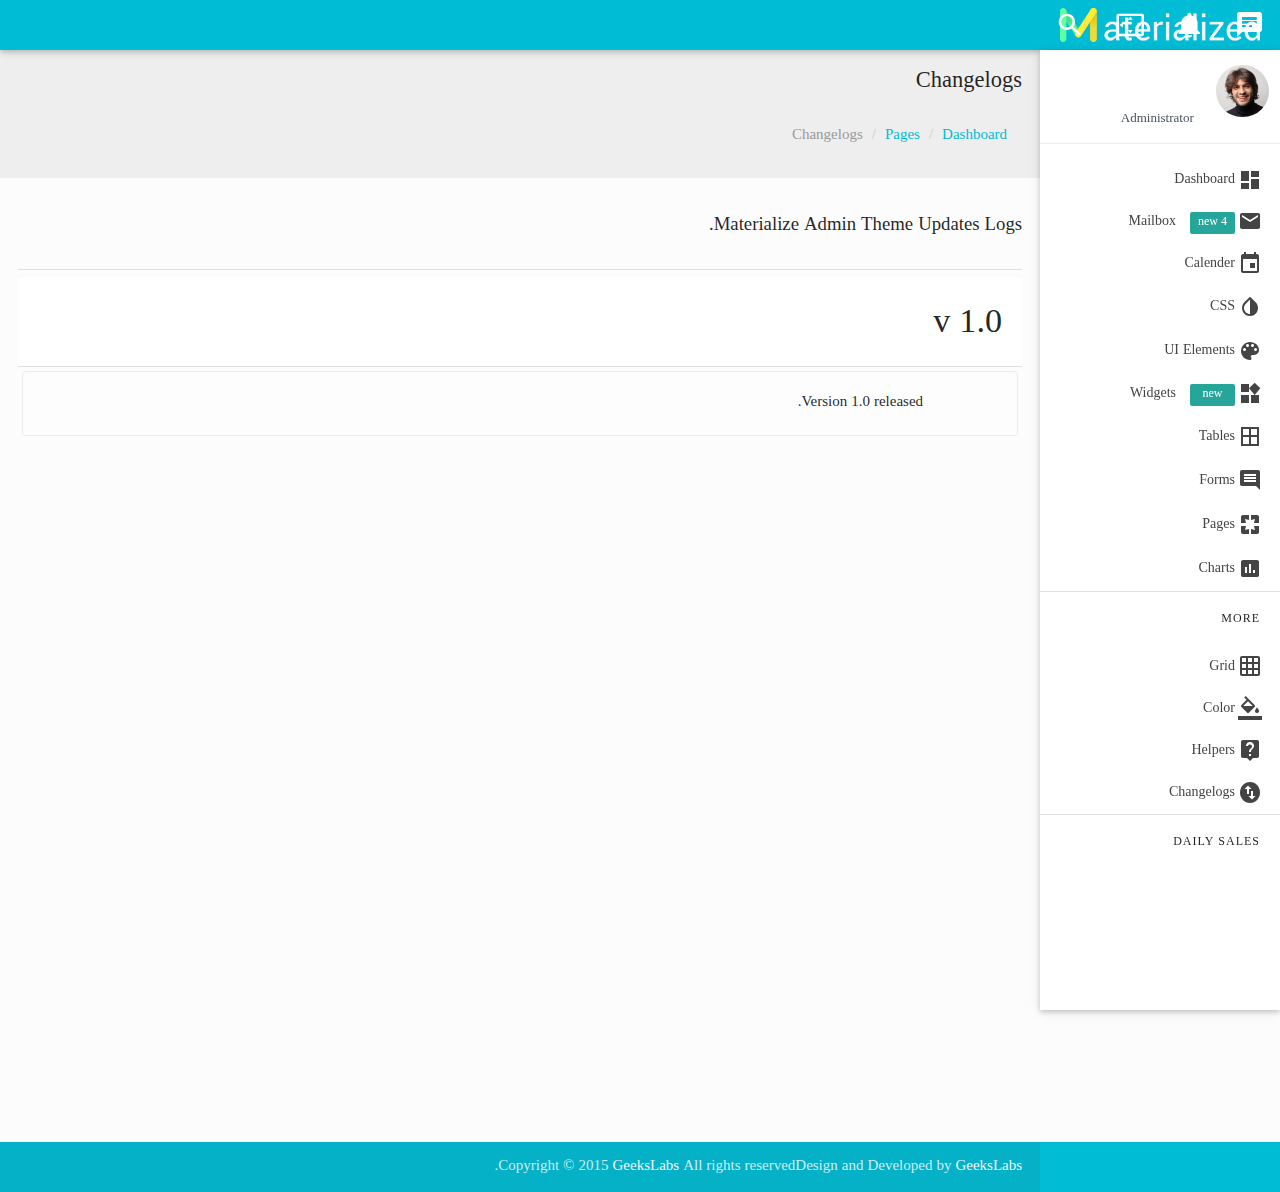
<file: changelogs.html>
<!DOCTYPE html>
<html lang="en">

<!--================================================================================
	Item Name: Materialize - Material Design Admin Template
	Version: 1.0
	Author: GeeksLabs
	Author URL: http://www.themeforest.net/user/geekslabs
================================================================================ -->

<head>
  <meta http-equiv="Content-Type" content="text/html; charset=UTF-8">
  <meta name="viewport" content="width=device-width, initial-scale=1, maximum-scale=1.0, user-scalable=no">
  <meta http-equiv="X-UA-Compatible" content="IE=edge">
  <meta name="msapplication-tap-highlight" content="no">
  <meta name="description" content="Materialize is a Material Design Admin Template,It's modern, responsive and based on Material Design by Google. ">
  <meta name="keywords" content="materialize, admin template, dashboard template, flat admin template, responsive admin template,">
  <title>Changelogs | Materialize - Material Design Admin Template</title>

  <!-- Favicons-->
  <link rel="icon" href="images/favicon/favicon-32x32.png" sizes="32x32">
  <!-- Favicons-->
  <link rel="apple-touch-icon-precomposed" href="images/favicon/apple-touch-icon-152x152.png">
  <!-- For iPhone -->
  <meta name="msapplication-TileColor" content="#00bcd4">
  <meta name="msapplication-TileImage" content="images/favicon/mstile-144x144.png">
  <!-- For Windows Phone -->


  <!-- CORE CSS-->
  
  <link href="css/materialize.css" type="text/css" rel="stylesheet" media="screen,projection">
  <link href="css/style.css" type="text/css" rel="stylesheet" media="screen,projection">


  <!-- INCLUDED PLUGIN CSS ON THIS PAGE -->
  <link href="css/prism.css" type="text/css" rel="stylesheet" media="screen,projection">
  <link href="js/plugins/perfect-scrollbar/perfect-scrollbar.css" type="text/css" rel="stylesheet" media="screen,projection">
  <link href="js/plugins/chartist-js/chartist.min.css" type="text/css" rel="stylesheet" media="screen,projection">
</head>

<body>
  <!-- Start Page Loading -->
  <div id="loader-wrapper">
      <div id="loader"></div>        
      <div class="loader-section section-left"></div>
      <div class="loader-section section-right"></div>
  </div>
  <!-- End Page Loading -->

  <!-- //////////////////////////////////////////////////////////////////////////// -->

  <!-- START HEADER -->
  <header id="header" class="page-topbar">
        <!-- start header nav-->
        <div class="navbar-fixed">
            <nav class="cyan">
                <div class="nav-wrapper">
                    <h1 class="logo-wrapper"><a href="index.html" class="brand-logo darken-1"><img src="images/materialize-logo.png" alt="materialize logo"></a> <span class="logo-text">Materialize</span></h1>
                    <ul class="right hide-on-med-and-down">
                        <li class="search-out">
                            <input type="text" class="search-out-text">
                        </li>
                        <li>    
                            <a href="javascript:void(0);" class="waves-effect waves-block waves-light show-search"><i class="mdi-action-search"></i></a>                              
                        </li>
                        <li><a href="javascript:void(0);" class="waves-effect waves-block waves-light toggle-fullscreen"><i class="mdi-action-settings-overscan"></i></a>
                        </li>
                        <li><a href="javascript:void(0);" class="waves-effect waves-block waves-light"><i class="mdi-social-notifications"></i></a>
                        </li>
                        <!-- Dropdown Trigger -->                        
                        <li><a href="#" data-activates="chat-out" class="waves-effect waves-block waves-light chat-collapse"><i class="mdi-communication-chat"></i></a>
                        </li>
                    </ul>
                </div>
            </nav>
        </div>
        <!-- end header nav-->
  </header>
  <!-- END HEADER -->

  <!-- //////////////////////////////////////////////////////////////////////////// -->

  <!-- START MAIN -->
  <div id="main">
    <!-- START WRAPPER -->
    <div class="wrapper">

      <!-- START LEFT SIDEBAR NAV-->
      <aside id="left-sidebar-nav">
        <ul id="slide-out" class="side-nav fixed leftside-navigation">
            <li class="user-details cyan darken-2">
                <div class="row">
                    <div class="col col s4 m4 l4">
                        <img src="images/avatar.jpg" alt="" class="circle responsive-img valign profile-image">
                    </div>
                    <div class="col col s8 m8 l8">
                        <ul id="profile-dropdown" class="dropdown-content">
                            <li><a href="#"><i class="mdi-action-face-unlock"></i> Profile</a>
                            </li>
                            <li><a href="#"><i class="mdi-action-settings"></i> Settings</a>
                            </li>
                            <li><a href="#"><i class="mdi-communication-live-help"></i> Help</a>
                            </li>
                            <li class="divider"></li>
                            <li><a href="#"><i class="mdi-action-lock-outline"></i> Lock</a>
                            </li>
                            <li><a href="#"><i class="mdi-hardware-keyboard-tab"></i> Logout</a>
                            </li>
                        </ul>
                        <a class="btn-flat dropdown-button waves-effect waves-light white-text profile-btn" href="#" data-activates="profile-dropdown">John Doe<i class="mdi-navigation-arrow-drop-down right"></i></a>
                        <p class="user-roal">Administrator</p>
                    </div>
                </div>
            </li>
            <li class="bold"><a href="index.html" class="waves-effect waves-cyan"><i class="mdi-action-dashboard"></i> Dashboard</a>
            </li>
            <li class="bold"><a href="app-email.html" class="waves-effect waves-cyan"><i class="mdi-communication-email"></i> Mailbox <span class="new badge">4</span></a>
            </li>
            <li class="bold"><a href="app-calendar.html" class="waves-effect waves-cyan"><i class="mdi-editor-insert-invitation"></i> Calender</a>
            </li>
            <li class="no-padding">
                <ul class="collapsible collapsible-accordion">
                    <li class="bold"><a class="collapsible-header waves-effect waves-cyan"><i class="mdi-action-invert-colors"></i> CSS</a>
                        <div class="collapsible-body">
                            <ul>
                                <li><a href="css-typography.html">Typography</a>
                                </li>                                        
                                <li><a href="css-icons.html">Icons</a>
                                </li>
                                <li><a href="css-shadow.html">Shadow</a>
                                </li>
                                <li><a href="css-media.html">Media</a>
                                </li>
                                <li><a href="css-sass.html">Sass</a>
                                </li>
                            </ul>
                        </div>
                    </li>
                    <li class="bold"><a class="collapsible-header  waves-effect waves-cyan"><i class="mdi-image-palette"></i> UI Elements</a>
                        <div class="collapsible-body">
                            <ul>
                                <li><a href="ui-buttons.html">Buttons</a>
                                </li>
                                <li><a href="ui-badges.html">Badges</a>
                                </li>
                                <li><a href="ui-cards.html">Cards</a>
                                </li>
                                <li><a href="ui-collections.html">Collections</a>
                                </li>
                                <li><a href="ui-accordions.html">Accordian</a>
                                </li>                                        
                                <li><a href="ui-navbar.html">Navbar</a>
                                </li>
                                <li><a href="ui-pagination.html">Pagination</a>
                                </li>
                                <li><a href="ui-preloader.html">Preloader</a>
                                </li>
                                <li><a href="ui-modals.html">Modals</a>
                                </li>
                                <li><a href="ui-media.html">Media</a>
                                </li>
                                <li><a href="ui-toasts.html">Toasts</a>
                                </li>
                                <li><a href="ui-tooltip.html">Tooltip</a>
                                </li>
                            </ul>
                        </div>
                    </li>
                    <li class="bold"><a href="app-widget.html" class="waves-effect waves-cyan"><i class="mdi-device-now-widgets"></i> Widgets <span class="new badge"></span></a>
                    </li>
                    <li class="bold"><a class="collapsible-header  waves-effect waves-cyan"><i class="mdi-editor-border-all"></i> Tables</a>
                        <div class="collapsible-body">
                            <ul>
                                <li><a href="table-basic.html">Basic Tables</a>
                                </li>
                                <li><a href="table-data.html">Data Tables</a>
                                </li>
                            </ul>
                        </div>
                    </li>
                    <li class="bold"><a class="collapsible-header  waves-effect waves-cyan"><i class="mdi-editor-insert-comment"></i> Forms</a>
                        <div class="collapsible-body">
                            <ul>
                                <li><a href="form-elements.html">Form Elements</a>
                                </li>
                                <li><a href="form-layouts.html">Form Layouts</a>
                                </li>
                            </ul>
                        </div>
                    </li>
                    <li class="bold"><a class="collapsible-header  waves-effect waves-cyan"><i class="mdi-social-pages"></i> Pages</a>
                        <div class="collapsible-body">
                            <ul>                                        
                                <li><a href="page-login.html">Login</a>
                                </li>
                                <li><a href="page-register.html">Register</a>
                                </li>
                                <li><a href="page-lock-screen.html">Lock Screen</a>
                                </li>
                                <li><a href="page-invoice.html">Invoice</a>
                                </li>
                                <li><a href="page-404.html">404</a>
                                </li>
                                <li><a href="page-500.html">500</a>
                                </li>
                                <li><a href="page-blank.html">Blank</a>
                                </li>
                            </ul>
                        </div>
                    </li>
                    <li class="bold"><a class="collapsible-header waves-effect waves-cyan"><i class="mdi-editor-insert-chart"></i> Charts</a>
                        <div class="collapsible-body">
                            <ul>
                                <li><a href="charts-chartjs.html">Chart JS</a>
                                </li>
                                <li><a href="charts-chartist.html">Chartist</a>
                                </li>
                                <li><a href="charts-morris.html">Morris Charts</a>
                                </li>
                                <li><a href="charts-xcharts.html">xCharts</a>
                                </li>
                                <li><a href="charts-flotcharts.html">Flot Charts</a>
                                </li>
                                <li><a href="charts-sparklines.html">Sparkline Charts</a>
                                </li>
                            </ul>
                        </div>
                    </li>
                </ul>
            </li>
            <li class="li-hover"><div class="divider"></div></li>
            <li class="li-hover"><p class="ultra-small margin more-text">MORE</p></li>
            <li><a href="css-grid.html"><i class="mdi-image-grid-on"></i> Grid</a>
            </li>
            <li><a href="css-color.html"><i class="mdi-editor-format-color-fill"></i> Color</a>
            </li>
            <li><a href="css-helpers.html"><i class="mdi-communication-live-help"></i> Helpers</a>
            </li>
            <li><a href="changelogs.html"><i class="mdi-action-swap-vert-circle"></i> Changelogs</a>
            </li>
            <li class="li-hover"><div class="divider"></div></li>
            <li class="li-hover"><p class="ultra-small margin more-text">Daily Sales</p></li>
            <li class="li-hover">
                <div class="row">
                    <div class="col s12 m12 l12">
                        <div class="sample-chart-wrapper">                            
                            <div class="ct-chart ct-golden-section" id="ct2-chart"></div>
                        </div>
                    </div>
                </div>
            </li>
        </ul>
        <a href="#" data-activates="slide-out" class="sidebar-collapse btn-floating btn-medium waves-effect waves-light hide-on-large-only darken-2"><i class="mdi-navigation-menu" ></i></a>
      </aside>
      <!-- END LEFT SIDEBAR NAV-->

      <!-- //////////////////////////////////////////////////////////////////////////// -->

      <!-- START CONTENT -->
      <section id="content">
        
        <!--breadcrumbs start-->
        <div id="breadcrumbs-wrapper" class=" grey lighten-3">
          <div class="container">
            <div class="row">
              <div class="col s12 m12 l12">
                <h5 class="breadcrumbs-title">Changelogs</h5>
                <ol class="breadcrumb">
                    <li><a href="index.html">Dashboard</a></li>
                    <li><a href="#">Pages</a></li>
                    <li class="active">Changelogs</li>
                </ol>
              </div>
            </div>
          </div>
        </div>
        <!--breadcrumbs end-->
        

        <!--start container-->
        <div class="container">
          <div class="section">

            <p class="caption">Materialize Admin Theme Updates Logs.</p>
            <div class="divider"></div>
              <ul class="collection with-header">
                <li class="collection-header"><h4>v 1.0</h4></li>
                <li class="collection-item">Version 1.0 released.</li>
              </ul>
            <br><br><br><br><br><br><br><br><br><br><br><br><br><br><br><br><br><br><br><br><br><br><br><br><br><br><br><br><br>
          </div>
        </div>
        <!--end container-->
      </section>
      <!-- END CONTENT -->

      <!-- //////////////////////////////////////////////////////////////////////////// -->
      <!-- START RIGHT SIDEBAR NAV-->
      <aside id="right-sidebar-nav">
        <ul id="chat-out" class="side-nav rightside-navigation">
            <li class="li-hover">
            <a href="#" data-activates="chat-out" class="chat-close-collapse right"><i class="mdi-navigation-close"></i></a>
            <div id="right-search" class="row">
                <form class="col s12">
                    <div class="input-field">
                        <i class="mdi-action-search prefix"></i>
                        <input id="icon_prefix" type="text" class="validate">
                        <label for="icon_prefix">Search</label>
                    </div>
                </form>
            </div>
            </li>
            <li class="li-hover">
                <ul class="chat-collapsible" data-collapsible="expandable">
                <li>
                    <div class="collapsible-header teal white-text active"><i class="mdi-social-whatshot"></i>Recent Activity</div>
                    <div class="collapsible-body recent-activity">
                        <div class="recent-activity-list chat-out-list row">
                            <div class="col s3 recent-activity-list-icon"><i class="mdi-action-add-shopping-cart"></i>
                            </div>
                            <div class="col s9 recent-activity-list-text">
                                <a href="#">just now</a>
                                <p>Jim Doe Purchased new equipments for zonal office.</p>
                            </div>
                        </div>
                        <div class="recent-activity-list chat-out-list row">
                            <div class="col s3 recent-activity-list-icon"><i class="mdi-device-airplanemode-on"></i>
                            </div>
                            <div class="col s9 recent-activity-list-text">
                                <a href="#">Yesterday</a>
                                <p>Your Next flight for USA will be on 15th August 2015.</p>
                            </div>
                        </div>
                        <div class="recent-activity-list chat-out-list row">
                            <div class="col s3 recent-activity-list-icon"><i class="mdi-action-settings-voice"></i>
                            </div>
                            <div class="col s9 recent-activity-list-text">
                                <a href="#">5 Days Ago</a>
                                <p>Natalya Parker Send you a voice mail for next conference.</p>
                            </div>
                        </div>
                        <div class="recent-activity-list chat-out-list row">
                            <div class="col s3 recent-activity-list-icon"><i class="mdi-action-store"></i>
                            </div>
                            <div class="col s9 recent-activity-list-text">
                                <a href="#">Last Week</a>
                                <p>Jessy Jay open a new store at S.G Road.</p>
                            </div>
                        </div>
                        <div class="recent-activity-list chat-out-list row">
                            <div class="col s3 recent-activity-list-icon"><i class="mdi-action-settings-voice"></i>
                            </div>
                            <div class="col s9 recent-activity-list-text">
                                <a href="#">5 Days Ago</a>
                                <p>Natalya Parker Send you a voice mail for next conference.</p>
                            </div>
                        </div>
                    </div>
                </li>
                <li>
                    <div class="collapsible-header light-blue white-text active"><i class="mdi-editor-attach-money"></i>Sales Repoart</div>
                    <div class="collapsible-body sales-repoart">
                        <div class="sales-repoart-list  chat-out-list row">
                            <div class="col s8">Target Salse</div>
                            <div class="col s4"><span id="sales-line-1"></span>
                            </div>
                        </div>
                        <div class="sales-repoart-list chat-out-list row">
                            <div class="col s8">Payment Due</div>
                            <div class="col s4"><span id="sales-bar-1"></span>
                            </div>
                        </div>
                        <div class="sales-repoart-list chat-out-list row">
                            <div class="col s8">Total Delivery</div>
                            <div class="col s4"><span id="sales-line-2"></span>
                            </div>
                        </div>
                        <div class="sales-repoart-list chat-out-list row">
                            <div class="col s8">Total Progress</div>
                            <div class="col s4"><span id="sales-bar-2"></span>
                            </div>
                        </div>
                    </div>
                </li>
                <li>
                    <div class="collapsible-header red white-text"><i class="mdi-action-stars"></i>Favorite Associates</div>
                    <div class="collapsible-body favorite-associates">
                        <div class="favorite-associate-list chat-out-list row">
                            <div class="col s4"><img src="images/avatar.jpg" alt="" class="circle responsive-img online-user valign profile-image">
                            </div>
                            <div class="col s8">
                                <p>Eileen Sideways</p>
                                <p class="place">Los Angeles, CA</p>
                            </div>
                        </div>
                        <div class="favorite-associate-list chat-out-list row">
                            <div class="col s4"><img src="images/avatar.jpg" alt="" class="circle responsive-img online-user valign profile-image">
                            </div>
                            <div class="col s8">
                                <p>Zaham Sindil</p>
                                <p class="place">San Francisco, CA</p>
                            </div>
                        </div>
                        <div class="favorite-associate-list chat-out-list row">
                            <div class="col s4"><img src="images/avatar.jpg" alt="" class="circle responsive-img offline-user valign profile-image">
                            </div>
                            <div class="col s8">
                                <p>Renov Leongal</p>
                                <p class="place">Cebu City, Philippines</p>
                            </div>
                        </div>
                        <div class="favorite-associate-list chat-out-list row">
                            <div class="col s4"><img src="images/avatar.jpg" alt="" class="circle responsive-img online-user valign profile-image">
                            </div>
                            <div class="col s8">
                                <p>Weno Carasbong</p>
                                <p>Tokyo, Japan</p>
                            </div>
                        </div>
                        <div class="favorite-associate-list chat-out-list row">
                            <div class="col s4"><img src="images/avatar.jpg" alt="" class="circle responsive-img offline-user valign profile-image">
                            </div>
                            <div class="col s8">
                                <p>Nusja Nawancali</p>
                                <p class="place">Bangkok, Thailand</p>
                            </div>
                        </div>
                    </div>
                </li>
                </ul>
            </li>
        </ul>
      </aside>
      <!-- LEFT RIGHT SIDEBAR NAV-->

    </div>
    <!-- END WRAPPER -->

  </div>
  <!-- END MAIN -->



  <!-- //////////////////////////////////////////////////////////////////////////// -->

  <!-- START FOOTER -->
  <footer class="page-footer">
    <div class="footer-copyright">
      <div class="container">
        <span>Copyright © 2015 <a class="grey-text text-lighten-4" href="http://themeforest.net/user/geekslabs/portfolio?ref=geekslabs" target="_blank">GeeksLabs</a> All rights reserved.</span>
        <span class="right"> Design and Developed by <a class="grey-text text-lighten-4" href="http://geekslabs.com/">GeeksLabs</a></span>
        </div>
    </div>
  </footer>
  <!-- END FOOTER -->



    <!-- ================================================
    Scripts
    ================================================ -->
    
    <!-- jQuery Library -->
    <script type="text/javascript" src="js/jquery-1.11.2.min.js"></script>    
    <!--materialize js-->
    <script type="text/javascript" src="js/materialize.js"></script>
    <!--prism-->
    <script type="text/javascript" src="js/prism.js"></script>
    <!--scrollbar-->
    <script type="text/javascript" src="js/plugins/perfect-scrollbar/perfect-scrollbar.min.js"></script>
    <!-- chartist -->
    <script type="text/javascript" src="js/plugins/chartist-js/chartist.min.js"></script>   
    
    <!--plugins.js - Some Specific JS codes for Plugin Settings-->
    <script type="text/javascript" src="js/plugins.js"></script>
    
</body>

</html>
</file>
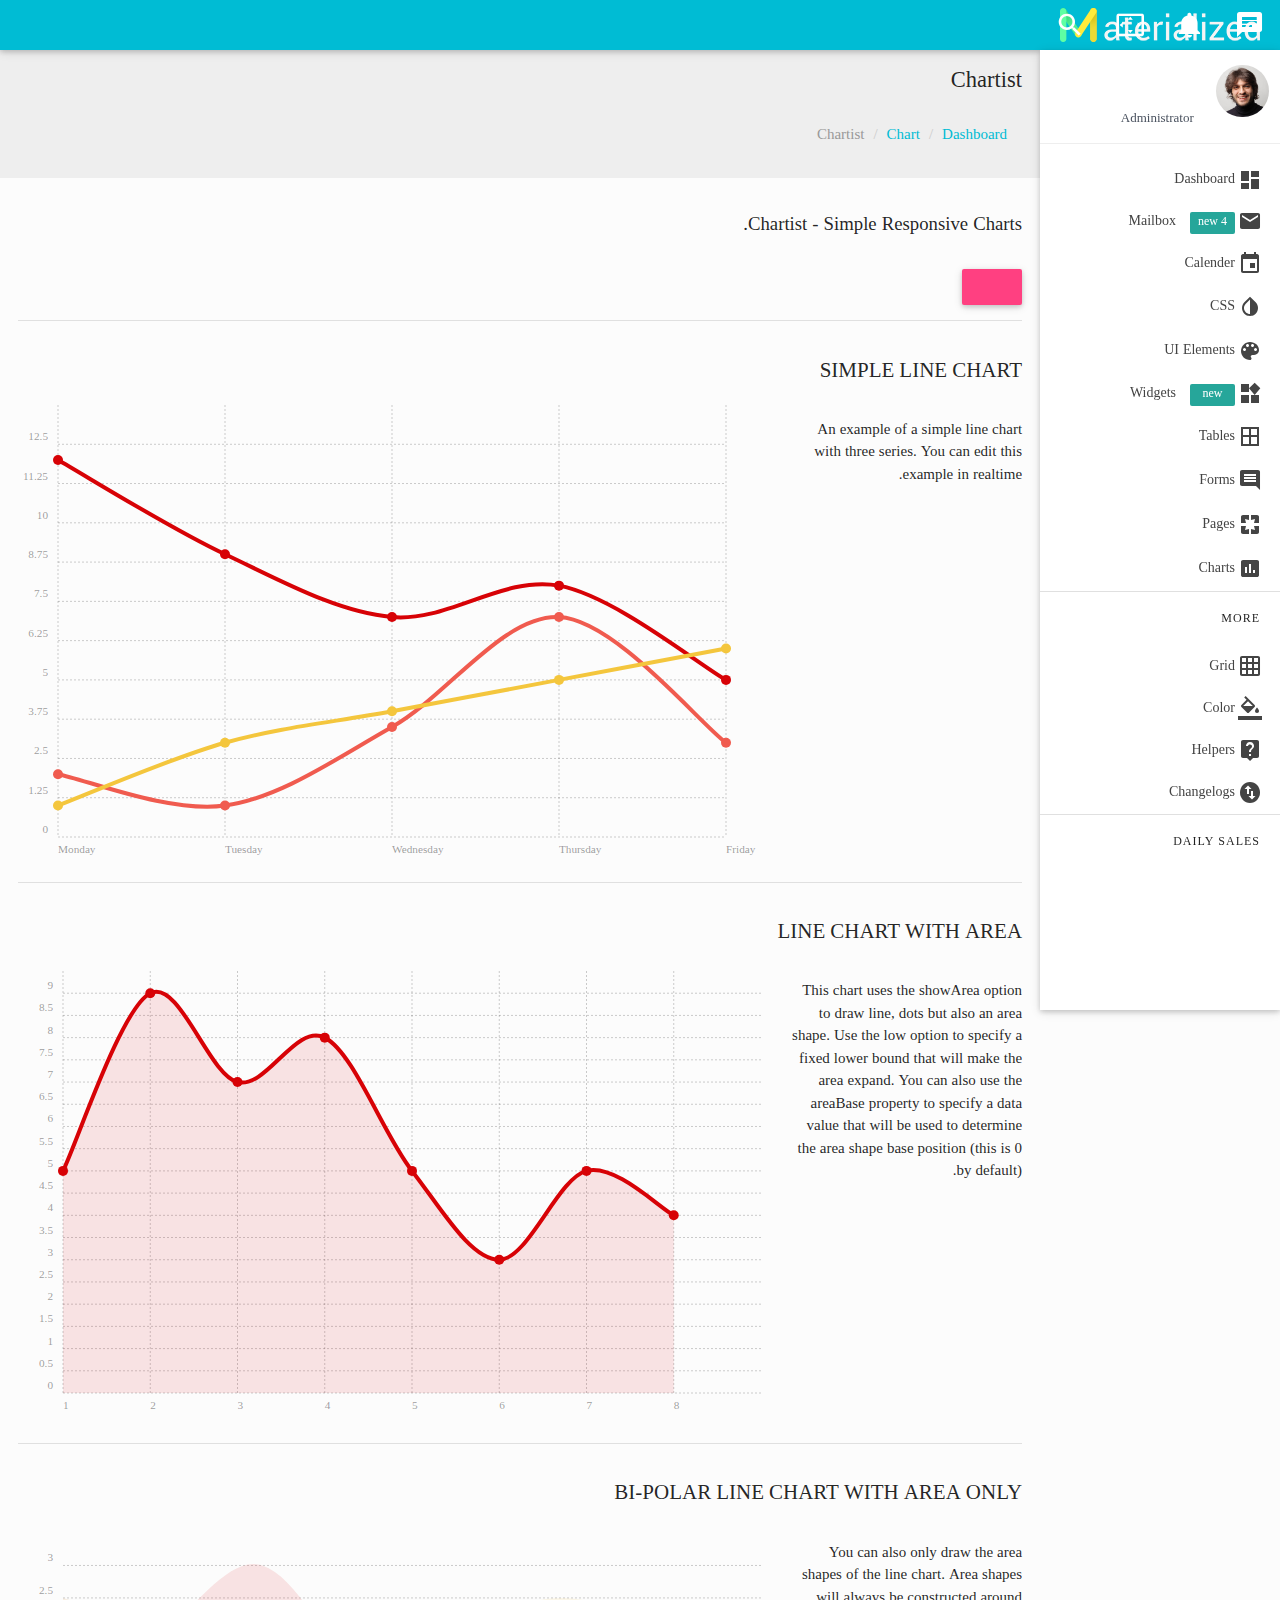
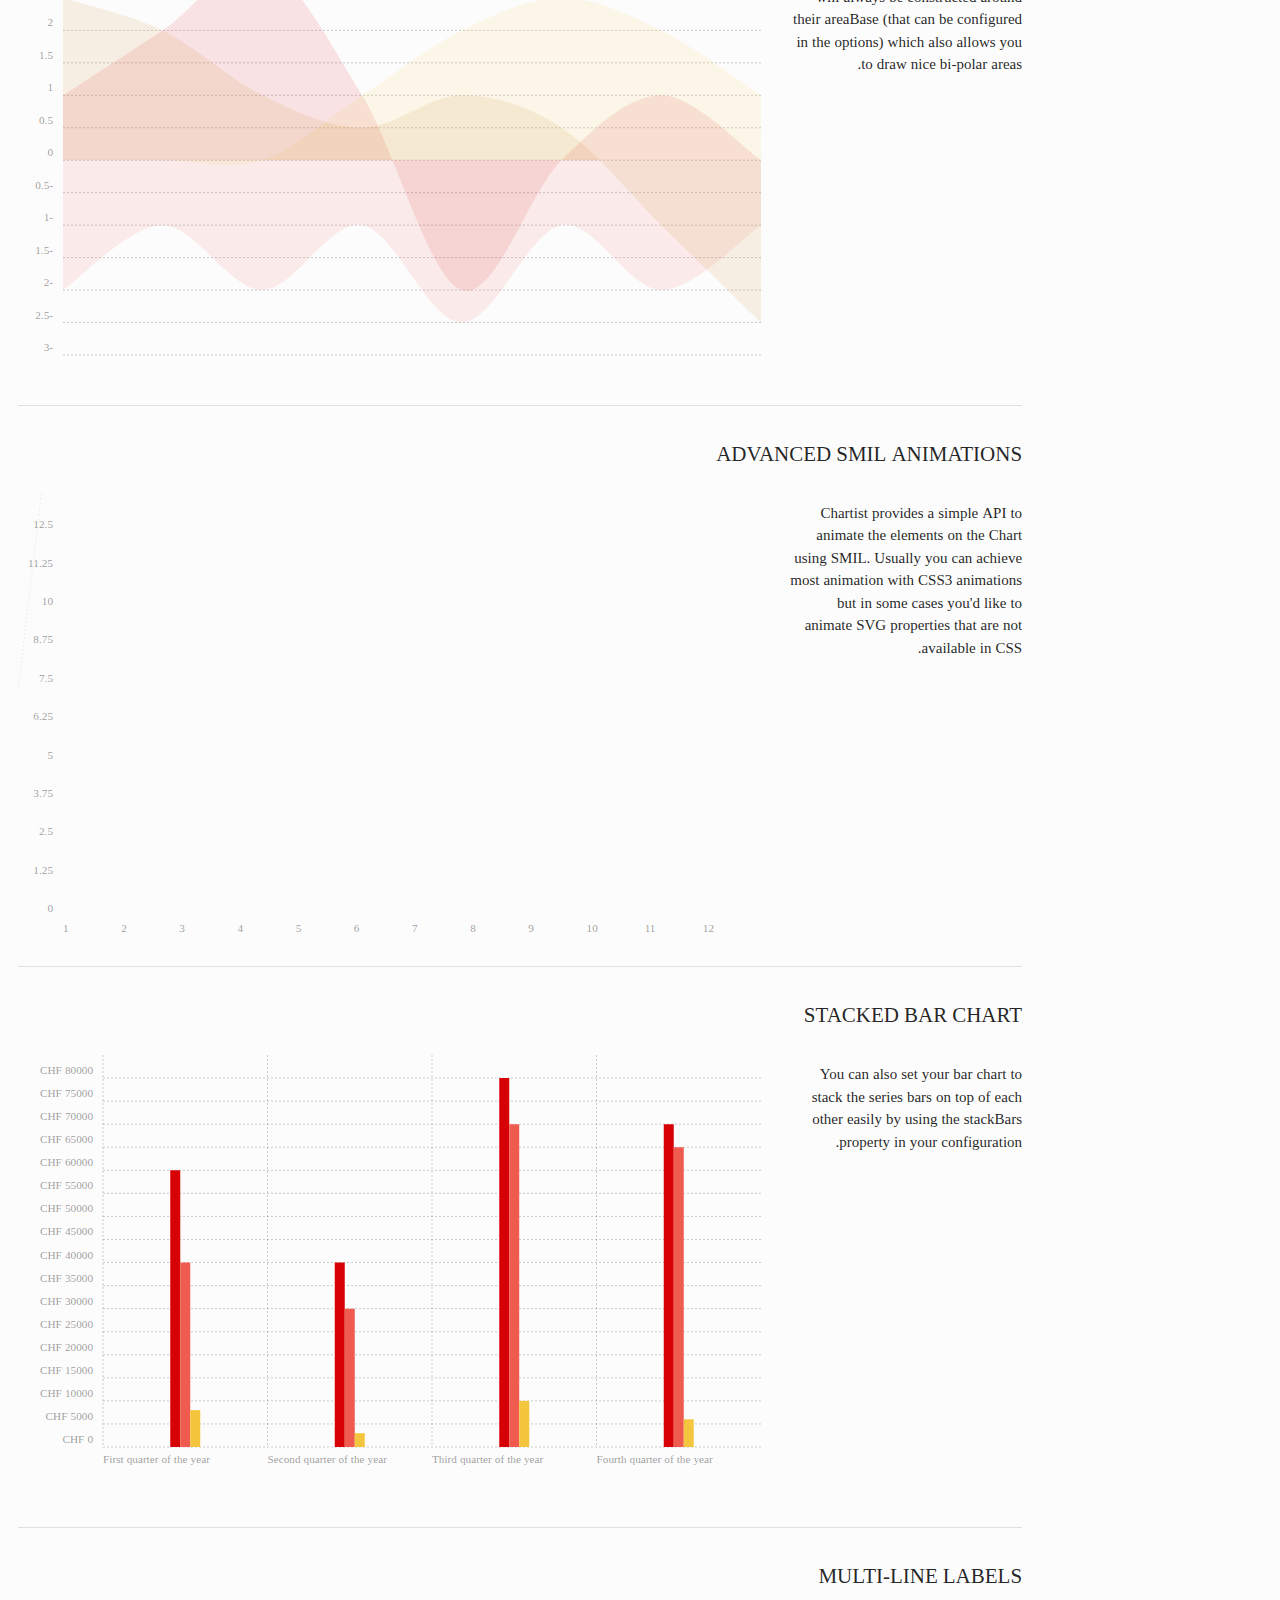
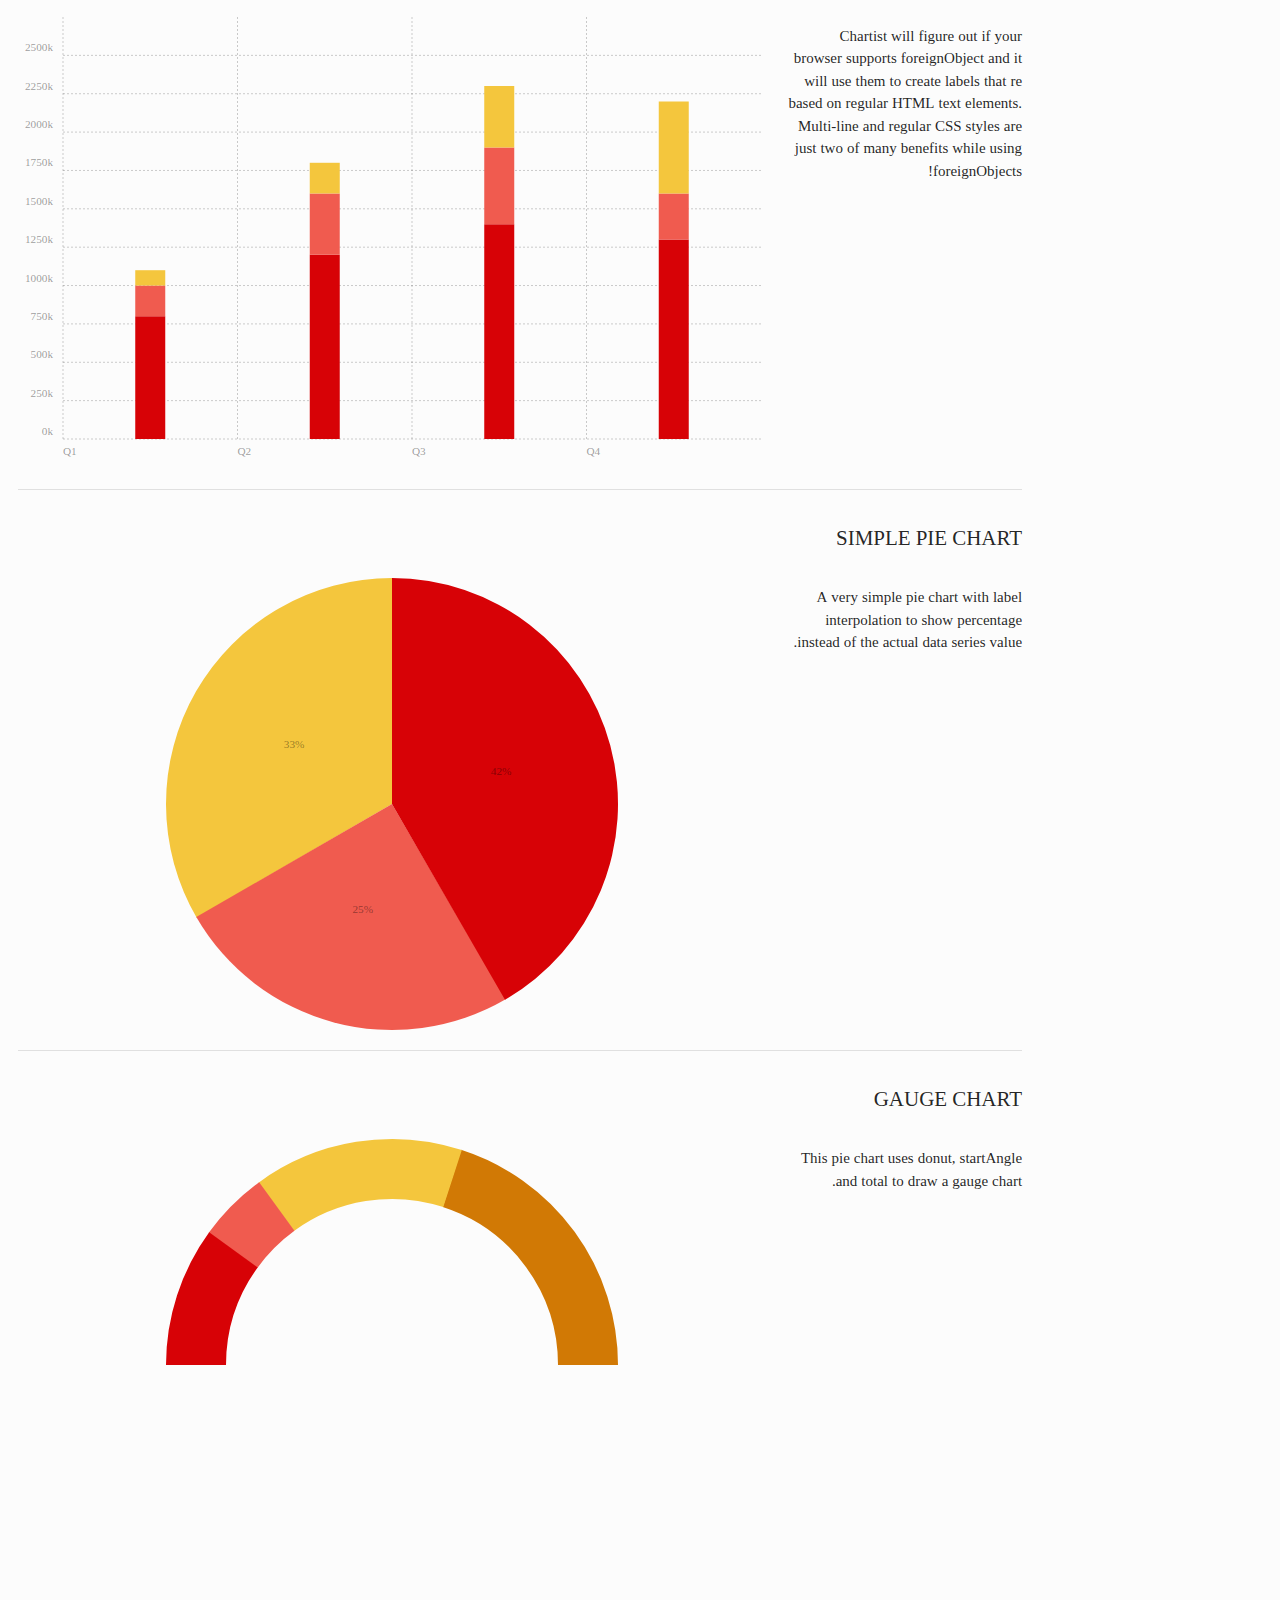
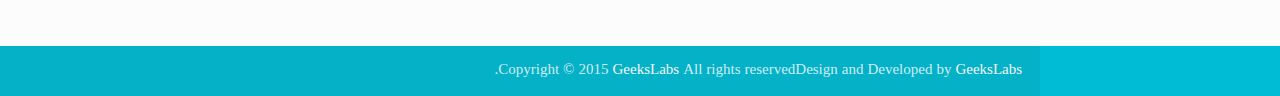
<file: charts-chartist.html>
<!DOCTYPE html>
<html lang="en">

<!--================================================================================
	Item Name: Materialize - Material Design Admin Template
	Version: 1.0
	Author: GeeksLabs
	Author URL: http://www.themeforest.net/user/geekslabs
================================================================================ -->

<head>
  <meta http-equiv="Content-Type" content="text/html; charset=UTF-8">
  <meta name="viewport" content="width=device-width, initial-scale=1, maximum-scale=1.0, user-scalable=no">
  <meta http-equiv="X-UA-Compatible" content="IE=edge">
  <meta name="msapplication-tap-highlight" content="no">
  <meta name="description" content="Materialize is a Material Design Admin Template,It's modern, responsive and based on Material Design by Google. ">
  <meta name="keywords" content="materialize, admin template, dashboard template, flat admin template, responsive admin template,">
  <title>Chartist Chart | Materialize - Material Design Admin Template</title>

  <!-- Favicons-->
  <link rel="icon" href="images/favicon/favicon-32x32.png" sizes="32x32">
  <!-- Favicons-->
  <link rel="apple-touch-icon-precomposed" href="images/favicon/apple-touch-icon-152x152.png">
  <!-- For iPhone -->
  <meta name="msapplication-TileColor" content="#00bcd4">
  <meta name="msapplication-TileImage" content="images/favicon/mstile-144x144.png">
  <!-- For Windows Phone -->


  <!-- CORE CSS-->
  
  <link href="css/materialize.css" type="text/css" rel="stylesheet" media="screen,projection">
  <link href="css/style.css" type="text/css" rel="stylesheet" media="screen,projection">


  <!-- INCLUDED PLUGIN CSS ON THIS PAGE -->
  <link href="css/prism.css" type="text/css" rel="stylesheet" media="screen,projection">
  <link href="js/plugins/perfect-scrollbar/perfect-scrollbar.css" type="text/css" rel="stylesheet" media="screen,projection">
  
  <link href="js/plugins/chartist-js/chartist.min.css" type="text/css" rel="stylesheet" media="screen,projection">
</head>

<body>
  <!-- Start Page Loading -->
    <div id="loader-wrapper">
        <div id="loader"></div>        
        <div class="loader-section section-left"></div>
        <div class="loader-section section-right"></div>
    </div>
    <!-- End Page Loading -->

  <!-- //////////////////////////////////////////////////////////////////////////// -->

  <!-- START HEADER -->
  <header id="header" class="page-topbar">
        <!-- start header nav-->
        <div class="navbar-fixed">
            <nav class="cyan">
                <div class="nav-wrapper">
                    <h1 class="logo-wrapper"><a href="index.html" class="brand-logo darken-1"><img src="images/materialize-logo.png" alt="materialize logo"></a> <span class="logo-text">Materialize</span></h1>
                    <ul class="right hide-on-med-and-down">
                        <li class="search-out">
                            <input type="text" class="search-out-text">
                        </li>
                        <li>    
                            <a href="javascript:void(0);" class="waves-effect waves-block waves-light show-search"><i class="mdi-action-search"></i></a>                              
                        </li>
                        <li><a href="javascript:void(0);" class="waves-effect waves-block waves-light toggle-fullscreen"><i class="mdi-action-settings-overscan"></i></a>
                        </li>
                        <li><a href="javascript:void(0);" class="waves-effect waves-block waves-light"><i class="mdi-social-notifications"></i></a>
                        </li>
                        <!-- Dropdown Trigger -->                        
                        <li><a href="#" data-activates="chat-out" class="waves-effect waves-block waves-light chat-collapse"><i class="mdi-communication-chat"></i></a>
                        </li>
                    </ul>
                </div>
            </nav>
        </div>
        <!-- end header nav-->
  </header>
  <!-- END HEADER -->

  <!-- //////////////////////////////////////////////////////////////////////////// -->

  <!-- START MAIN -->
  <div id="main">
    <!-- START WRAPPER -->
    <div class="wrapper">

      <!-- START LEFT SIDEBAR NAV-->
      <aside id="left-sidebar-nav">
        <ul id="slide-out" class="side-nav fixed leftside-navigation">
            <li class="user-details cyan darken-2">
                <div class="row">
                    <div class="col col s4 m4 l4">
                        <img src="images/avatar.jpg" alt="" class="circle responsive-img valign profile-image">
                    </div>
                    <div class="col col s8 m8 l8">
                        <ul id="profile-dropdown" class="dropdown-content">
                            <li><a href="#"><i class="mdi-action-face-unlock"></i> Profile</a>
                            </li>
                            <li><a href="#"><i class="mdi-action-settings"></i> Settings</a>
                            </li>
                            <li><a href="#"><i class="mdi-communication-live-help"></i> Help</a>
                            </li>
                            <li class="divider"></li>
                            <li><a href="#"><i class="mdi-action-lock-outline"></i> Lock</a>
                            </li>
                            <li><a href="#"><i class="mdi-hardware-keyboard-tab"></i> Logout</a>
                            </li>
                        </ul>
                        <a class="btn-flat dropdown-button waves-effect waves-light white-text profile-btn" href="#" data-activates="profile-dropdown">John Doe<i class="mdi-navigation-arrow-drop-down right"></i></a>
                        <p class="user-roal">Administrator</p>
                    </div>
                </div>
            </li>
            <li class="bold"><a href="index.html" class="waves-effect waves-cyan"><i class="mdi-action-dashboard"></i> Dashboard</a>
            </li>
            <li class="bold"><a href="app-email.html" class="waves-effect waves-cyan"><i class="mdi-communication-email"></i> Mailbox <span class="new badge">4</span></a>
            </li>
            <li class="bold"><a href="app-calendar.html" class="waves-effect waves-cyan"><i class="mdi-editor-insert-invitation"></i> Calender</a>
            </li>
            <li class="no-padding">
                <ul class="collapsible collapsible-accordion">
                    <li class="bold"><a class="collapsible-header waves-effect waves-cyan"><i class="mdi-action-invert-colors"></i> CSS</a>
                        <div class="collapsible-body">
                            <ul>
                                <li><a href="css-typography.html">Typography</a>
                                </li>                                        
                                <li><a href="css-icons.html">Icons</a>
                                </li>
                                <li><a href="css-shadow.html">Shadow</a>
                                </li>
                                <li><a href="css-media.html">Media</a>
                                </li>
                                <li><a href="css-sass.html">Sass</a>
                                </li>
                            </ul>
                        </div>
                    </li>
                    <li class="bold"><a class="collapsible-header  waves-effect waves-cyan"><i class="mdi-image-palette"></i> UI Elements</a>
                        <div class="collapsible-body">
                            <ul>
                                <li><a href="ui-buttons.html">Buttons</a>
                                </li>
                                <li><a href="ui-badges.html">Badges</a>
                                </li>
                                <li><a href="ui-cards.html">Cards</a>
                                </li>
                                <li><a href="ui-collections.html">Collections</a>
                                </li>
                                <li><a href="ui-accordions.html">Accordian</a>
                                </li>                                        
                                <li><a href="ui-navbar.html">Navbar</a>
                                </li>
                                <li><a href="ui-pagination.html">Pagination</a>
                                </li>
                                <li><a href="ui-preloader.html">Preloader</a>
                                </li>
                                <li><a href="ui-modals.html">Modals</a>
                                </li>
                                <li><a href="ui-media.html">Media</a>
                                </li>
                                <li><a href="ui-toasts.html">Toasts</a>
                                </li>
                                <li><a href="ui-tooltip.html">Tooltip</a>
                                </li>
                            </ul>
                        </div>
                    </li>
                    <li class="bold"><a href="app-widget.html" class="waves-effect waves-cyan"><i class="mdi-device-now-widgets"></i> Widgets <span class="new badge"></span></a>
                    </li>
                    <li class="bold"><a class="collapsible-header  waves-effect waves-cyan"><i class="mdi-editor-border-all"></i> Tables</a>
                        <div class="collapsible-body">
                            <ul>
                                <li><a href="table-basic.html">Basic Tables</a>
                                </li>
                                <li><a href="table-data.html">Data Tables</a>
                                </li>
                            </ul>
                        </div>
                    </li>
                    <li class="bold"><a class="collapsible-header  waves-effect waves-cyan"><i class="mdi-editor-insert-comment"></i> Forms</a>
                        <div class="collapsible-body">
                            <ul>
                                <li><a href="form-elements.html">Form Elements</a>
                                </li>
                                <li><a href="form-layouts.html">Form Layouts</a>
                                </li>
                            </ul>
                        </div>
                    </li>
                    <li class="bold"><a class="collapsible-header  waves-effect waves-cyan"><i class="mdi-social-pages"></i> Pages</a>
                        <div class="collapsible-body">
                            <ul>                                        
                                <li><a href="page-login.html">Login</a>
                                </li>
                                <li><a href="page-register.html">Register</a>
                                </li>
                                <li><a href="page-lock-screen.html">Lock Screen</a>
                                </li>
                                <li><a href="page-invoice.html">Invoice</a>
                                </li>
                                <li><a href="page-404.html">404</a>
                                </li>
                                <li><a href="page-500.html">500</a>
                                </li>
                                <li><a href="page-blank.html">Blank</a>
                                </li>
                            </ul>
                        </div>
                    </li>
                    <li class="bold"><a class="collapsible-header waves-effect waves-cyan"><i class="mdi-editor-insert-chart"></i> Charts</a>
                        <div class="collapsible-body">
                            <ul>
                                <li><a href="charts-chartjs.html">Chart JS</a>
                                </li>
                                <li><a href="charts-chartist.html">Chartist</a>
                                </li>
                                <li><a href="charts-morris.html">Morris Charts</a>
                                </li>
                                <li><a href="charts-xcharts.html">xCharts</a>
                                </li>
                                <li><a href="charts-flotcharts.html">Flot Charts</a>
                                </li>
                                <li><a href="charts-sparklines.html">Sparkline Charts</a>
                                </li>
                            </ul>
                        </div>
                    </li>
                </ul>
            </li>
            <li class="li-hover"><div class="divider"></div></li>
            <li class="li-hover"><p class="ultra-small margin more-text">MORE</p></li>
            <li><a href="css-grid.html"><i class="mdi-image-grid-on"></i> Grid</a>
            </li>
            <li><a href="css-color.html"><i class="mdi-editor-format-color-fill"></i> Color</a>
            </li>
            <li><a href="css-helpers.html"><i class="mdi-communication-live-help"></i> Helpers</a>
            </li>
            <li><a href="changelogs.html"><i class="mdi-action-swap-vert-circle"></i> Changelogs</a>
            </li>
            <li class="li-hover"><div class="divider"></div></li>
            <li class="li-hover"><p class="ultra-small margin more-text">Daily Sales</p></li>
            <li class="li-hover">
                <div class="row">
                    <div class="col s12 m12 l12">
                        <div class="sample-chart-wrapper">                            
                            <div class="ct-chart ct-golden-section" id="ct2-chart"></div>
                        </div>
                    </div>
                </div>
            </li>
        </ul>
        <a href="#" data-activates="slide-out" class="sidebar-collapse btn-floating btn-medium waves-effect waves-light hide-on-large-only darken-2"><i class="mdi-navigation-menu" ></i></a>
      </aside>
      <!-- END LEFT SIDEBAR NAV-->

      <!-- //////////////////////////////////////////////////////////////////////////// -->

      <!-- START CONTENT -->
      <section id="content">

        <!--breadcrumbs start-->
        <div id="breadcrumbs-wrapper" class=" grey lighten-3">
          <div class="container">
            <div class="row">
              <div class="col s12 m12 l12">
                <h5 class="breadcrumbs-title">Chartist</h5>
                <ol class="breadcrumb">
                  <li><a href="index.html">Dashboard</a>
                  </li>
                  <li><a href="#">Chart</a>
                  </li>
                  <li class="active">Chartist</li>
                </ol>
              </div>
            </div>
          </div>
        </div>
        <!--breadcrumbs end-->


        <!--start container-->
        <div class="container">
          <div class="section">
            <p class="caption">Chartist - Simple Responsive Charts.</p>
            <p><a href="http://gionkunz.github.io/chartist-js/index.html" class="btn waves-effect pink accent-2 white-text" target="_blank"></a>
            </p>

            <div class="divider"></div>
            <!--LINE CHART WITH TOOLTIPS-->
            <div id="chartist-line-chart" class="section">
              <h4 class="header">SIMPLE LINE CHART</h4>
              <div class="row">
                <div class="col s12 m4 l3">
                  <p>An example of a simple line chart with three series. You can edit this example in realtime.</p>
                </div>
                <div class="col s12 m8 l9">
                  <div class="sample-chart-wrapper">
                    <div  class="ct-chart ct-golden-section" id="ct1-chart"></div>
                  </div>
                </div>
              </div>
            </div>

            <div class="divider"></div>
            <!--Bar Chart-->
            <div id="chartist-chart-1" class="section">
              <h4 class="header">LINE CHART WITH AREA</h4>
              <div class="row">
                <div class="col s12 m4 l3">
                  <p>This chart uses the showArea option to draw line, dots but also an area shape. Use the low option to specify a fixed lower bound that will make the area expand. You can also use the areaBase property to specify a data value that will be used to determine the area shape base position (this is 0 by default).</p>
                </div>
                <div class="col s12 m8 l9">
                  <div class="sample-chart-wrapper">
                    <div class="ct-chart ct-golden-section" id="ct2-chart-bar"></div>
                  </div>
                </div>
              </div>
            </div>

            <div class="divider"></div>
            <!--Radar Chart-->
            <div id="chartjs-chart" class="section">
              <h4 class="header">BI-POLAR LINE CHART WITH AREA ONLY</h4>
              <div class="row">
                <div class="col s12 m4 l3">
                  <p>You can also only draw the area shapes of the line chart. Area shapes will always be constructed around their areaBase (that can be configured in the options) which also allows you to draw nice bi-polar areas.</p>
                </div>
                <div class="col s12 m8 l9">
                  <div class="sample-chart-wrapper">
                    <div class="ct-chart ct-golden-section" id="ct3-chart"></div>
                  </div>
                </div>
              </div>
            </div>

            <div class="divider"></div>
            <!--Polar Area Chart-->
            <div id="chartist-chart-2" class="section">
              <h4 class="header">ADVANCED SMIL ANIMATIONS</h4>
              <div class="row">
                <div class="col s12 m4 l3">
                  <p>Chartist provides a simple API to animate the elements on the Chart using SMIL. Usually you can achieve most animation with CSS3 animations but in some cases you'd like to animate SVG properties that are not available in CSS.</p>
                </div>
                <div class="col s12 m8 l9">
                  <div class="sample-chart-wrapper">
                    <div class="ct-chart ct-golden-section" id="ct4-chart"></div>
                  </div>
                </div>
              </div>
            </div>
            
            <div class="divider"></div>
            <!--STACKED BAR CHART-->
            <div id="chartist-chart-3" class="section">
              <h4 class="header">STACKED BAR CHART</h4>
              <div class="row">
                <div class="col s12 m4 l3">
                  <p>You can also set your bar chart to stack the series bars on top of each other easily by using the stackBars property in your configuration.</p>
                </div>
                <div class="col s12 m8 l9">
                  <div class="sample-chart-wrapper">
                    <div class="ct-chart ct-golden-section" id="ct5-chart"></div>
                  </div>
                </div>
              </div>
            </div>


            <div class="divider"></div>
            <!--MULTI-LINE LABELS-->
            <div id="chartist-chart-4" class="section">
              <h4 class="header">MULTI-LINE LABELS</h4>
              <div class="row">
                <div class="col s12 m4 l3">
                  <p>Chartist will figure out if your browser supports foreignObject and it will use them to create labels that re based on regular HTML text elements. Multi-line and regular CSS styles are just two of many benefits while using foreignObjects!</p>
                </div>
                <div class="col s12 m8 l9">
                  <div class="sample-chart-wrapper">
                    <div class="ct-chart ct-golden-section" id="ct6-chart"></div>
                  </div>
                </div>
              </div>
            </div>
            
            <div class="divider"></div>
            <!--MULTI-LINE LABELS-->
            <div id="chartist-chart-5" class="section">
              <h4 class="header">SIMPLE PIE CHART</h4>
              <div class="row">
                <div class="col s12 m4 l3">
                  <p>A very simple pie chart with label interpolation to show percentage instead of the actual data series value.</p>
                </div>
                <div class="col s12 m8 l9">
                  <div class="sample-chart-wrapper">
                    <div class="ct-chart ct-golden-section" id="ct7-chart"></div>
                  </div>
                </div>
              </div>
            </div>
            
            <div class="divider"></div>
            <!--GAUGE CHART-->
            <div id="chartist-chart" class="section">
              <h4 class="header">GAUGE CHART</h4>
              <div class="row">
                <div class="col s12 m4 l3">
                  <p>This pie chart uses donut, startAngle and total to draw a gauge chart.</p>
                </div>
                <div class="col s12 m8 l9">
                  <div class="sample-chart-wrapper">
                    <div class="ct-chart ct-golden-section" id="ct8-chart"></div>
                  </div>
                </div>
              </div>
            </div>

          </div>
        </div>
        <!--end container-->

      </section>
      <!-- END CONTENT -->

      <!-- //////////////////////////////////////////////////////////////////////////// -->
      <!-- START RIGHT SIDEBAR NAV-->
      <aside id="right-sidebar-nav">
        <ul id="chat-out" class="side-nav rightside-navigation">
            <li class="li-hover">
            <a href="#" data-activates="chat-out" class="chat-close-collapse right"><i class="mdi-navigation-close"></i></a>
            <div id="right-search" class="row">
                <form class="col s12">
                    <div class="input-field">
                        <i class="mdi-action-search prefix"></i>
                        <input id="icon_prefix" type="text" class="validate">
                        <label for="icon_prefix">Search</label>
                    </div>
                </form>
            </div>
            </li>
            <li class="li-hover">
                <ul class="chat-collapsible" data-collapsible="expandable">
                <li>
                    <div class="collapsible-header teal white-text active"><i class="mdi-social-whatshot"></i>Recent Activity</div>
                    <div class="collapsible-body recent-activity">
                        <div class="recent-activity-list chat-out-list row">
                            <div class="col s3 recent-activity-list-icon"><i class="mdi-action-add-shopping-cart"></i>
                            </div>
                            <div class="col s9 recent-activity-list-text">
                                <a href="#">just now</a>
                                <p>Jim Doe Purchased new equipments for zonal office.</p>
                            </div>
                        </div>
                        <div class="recent-activity-list chat-out-list row">
                            <div class="col s3 recent-activity-list-icon"><i class="mdi-device-airplanemode-on"></i>
                            </div>
                            <div class="col s9 recent-activity-list-text">
                                <a href="#">Yesterday</a>
                                <p>Your Next flight for USA will be on 15th August 2015.</p>
                            </div>
                        </div>
                        <div class="recent-activity-list chat-out-list row">
                            <div class="col s3 recent-activity-list-icon"><i class="mdi-action-settings-voice"></i>
                            </div>
                            <div class="col s9 recent-activity-list-text">
                                <a href="#">5 Days Ago</a>
                                <p>Natalya Parker Send you a voice mail for next conference.</p>
                            </div>
                        </div>
                        <div class="recent-activity-list chat-out-list row">
                            <div class="col s3 recent-activity-list-icon"><i class="mdi-action-store"></i>
                            </div>
                            <div class="col s9 recent-activity-list-text">
                                <a href="#">Last Week</a>
                                <p>Jessy Jay open a new store at S.G Road.</p>
                            </div>
                        </div>
                        <div class="recent-activity-list chat-out-list row">
                            <div class="col s3 recent-activity-list-icon"><i class="mdi-action-settings-voice"></i>
                            </div>
                            <div class="col s9 recent-activity-list-text">
                                <a href="#">5 Days Ago</a>
                                <p>Natalya Parker Send you a voice mail for next conference.</p>
                            </div>
                        </div>
                    </div>
                </li>
                <li>
                    <div class="collapsible-header light-blue white-text active"><i class="mdi-editor-attach-money"></i>Sales Repoart</div>
                    <div class="collapsible-body sales-repoart">
                        <div class="sales-repoart-list  chat-out-list row">
                            <div class="col s8">Target Salse</div>
                            <div class="col s4"><span id="sales-line-1"></span>
                            </div>
                        </div>
                        <div class="sales-repoart-list chat-out-list row">
                            <div class="col s8">Payment Due</div>
                            <div class="col s4"><span id="sales-bar-1"></span>
                            </div>
                        </div>
                        <div class="sales-repoart-list chat-out-list row">
                            <div class="col s8">Total Delivery</div>
                            <div class="col s4"><span id="sales-line-2"></span>
                            </div>
                        </div>
                        <div class="sales-repoart-list chat-out-list row">
                            <div class="col s8">Total Progress</div>
                            <div class="col s4"><span id="sales-bar-2"></span>
                            </div>
                        </div>
                    </div>
                </li>
                <li>
                    <div class="collapsible-header red white-text"><i class="mdi-action-stars"></i>Favorite Associates</div>
                    <div class="collapsible-body favorite-associates">
                        <div class="favorite-associate-list chat-out-list row">
                            <div class="col s4"><img src="images/avatar.jpg" alt="" class="circle responsive-img online-user valign profile-image">
                            </div>
                            <div class="col s8">
                                <p>Eileen Sideways</p>
                                <p class="place">Los Angeles, CA</p>
                            </div>
                        </div>
                        <div class="favorite-associate-list chat-out-list row">
                            <div class="col s4"><img src="images/avatar.jpg" alt="" class="circle responsive-img online-user valign profile-image">
                            </div>
                            <div class="col s8">
                                <p>Zaham Sindil</p>
                                <p class="place">San Francisco, CA</p>
                            </div>
                        </div>
                        <div class="favorite-associate-list chat-out-list row">
                            <div class="col s4"><img src="images/avatar.jpg" alt="" class="circle responsive-img offline-user valign profile-image">
                            </div>
                            <div class="col s8">
                                <p>Renov Leongal</p>
                                <p class="place">Cebu City, Philippines</p>
                            </div>
                        </div>
                        <div class="favorite-associate-list chat-out-list row">
                            <div class="col s4"><img src="images/avatar.jpg" alt="" class="circle responsive-img online-user valign profile-image">
                            </div>
                            <div class="col s8">
                                <p>Weno Carasbong</p>
                                <p>Tokyo, Japan</p>
                            </div>
                        </div>
                        <div class="favorite-associate-list chat-out-list row">
                            <div class="col s4"><img src="images/avatar.jpg" alt="" class="circle responsive-img offline-user valign profile-image">
                            </div>
                            <div class="col s8">
                                <p>Nusja Nawancali</p>
                                <p class="place">Bangkok, Thailand</p>
                            </div>
                        </div>
                    </div>
                </li>
                </ul>
            </li>
        </ul>
      </aside>
      <!-- LEFT RIGHT SIDEBAR NAV-->

    </div>
    <!-- END WRAPPER -->

  </div>
  <!-- END MAIN -->



  <!-- //////////////////////////////////////////////////////////////////////////// -->

  <!-- START FOOTER -->
  <footer class="page-footer">
    <div class="footer-copyright">
      <div class="container">
        <span>Copyright © 2015 <a class="grey-text text-lighten-4" href="http://themeforest.net/user/geekslabs/portfolio?ref=geekslabs" target="_blank">GeeksLabs</a> All rights reserved.</span>
        <span class="right"> Design and Developed by <a class="grey-text text-lighten-4" href="http://geekslabs.com/">GeeksLabs</a></span>
        </div>
    </div>
  </footer>
  <!-- END FOOTER -->



    <!-- ================================================
    Scripts
    ================================================ -->
    
    <!-- jQuery Library -->
    <script type="text/javascript" src="js/jquery-1.11.2.min.js"></script>    
    <!--materialize js-->
    <script type="text/javascript" src="js/materialize.min.js"></script>
    <!--scrollbar-->
    <script type="text/javascript" src="js/plugins/perfect-scrollbar/perfect-scrollbar.min.js"></script>
    
    
    <!-- chartjs -->
    <script type="text/javascript" src="js/plugins/chartist-js/chartist.min.js"></script>
    <script type="text/javascript" src="js/plugins/chartist-js/chartist-script.js"></script>


    <!--plugins.js - Some Specific JS codes for Plugin Settings-->
    <script type="text/javascript" src="js/plugins.js"></script>
</body>

</html>
</file>
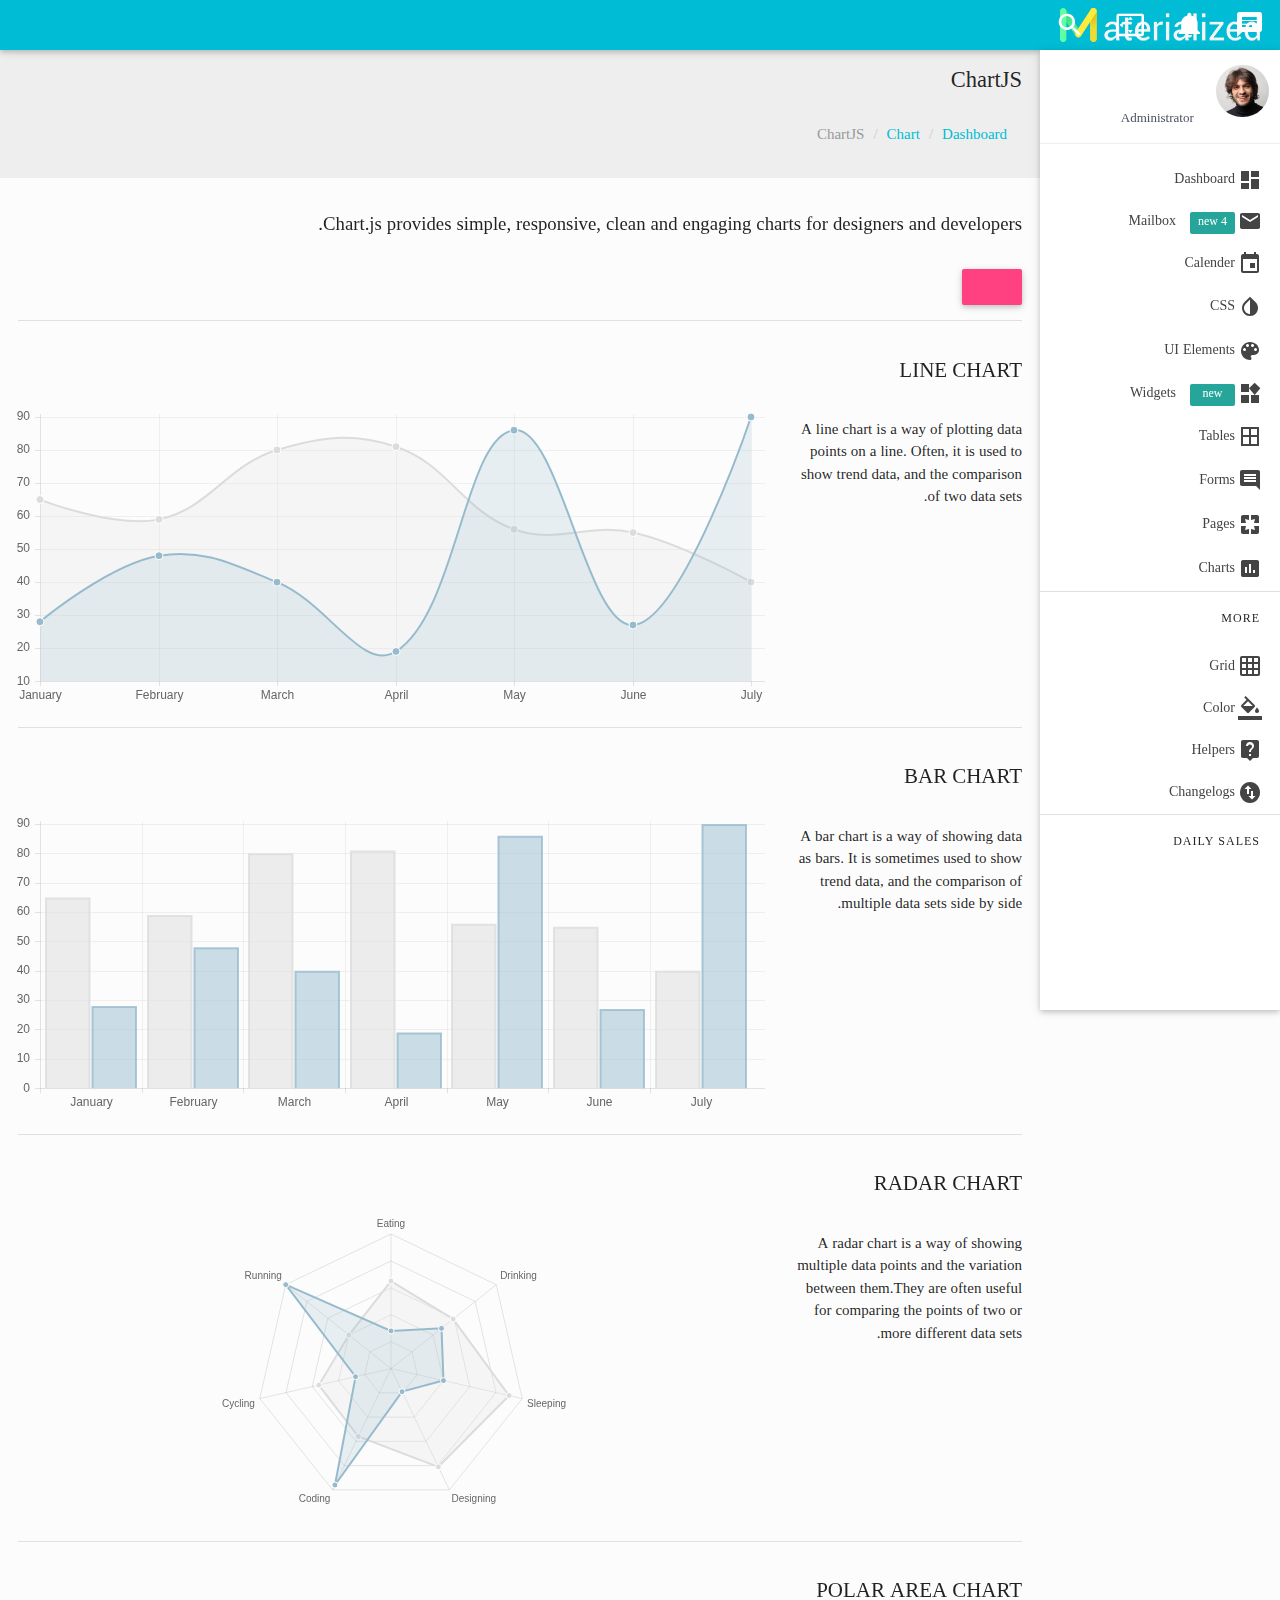
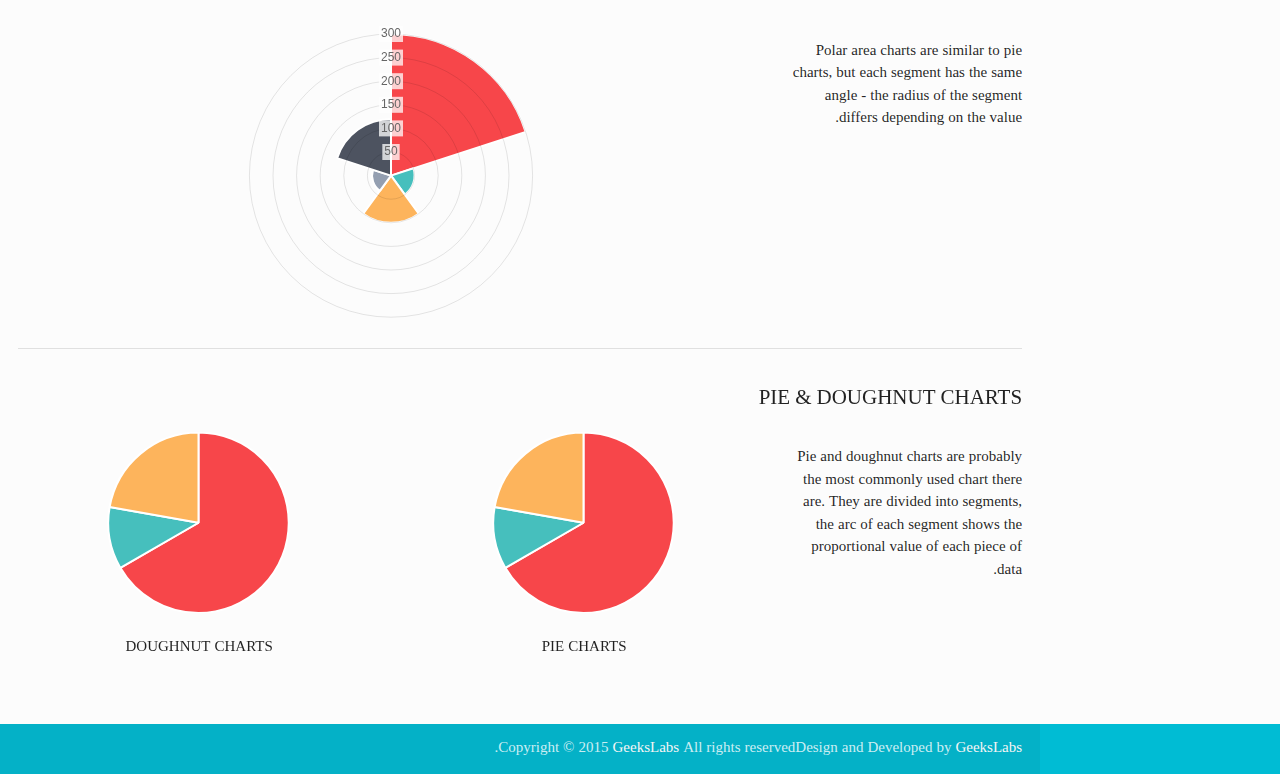
<file: charts-chartjs.html>
<!DOCTYPE html>
<html lang="en">

<!--================================================================================
	Item Name: Materialize - Material Design Admin Template
	Version: 1.0
	Author: GeeksLabs
	Author URL: http://www.themeforest.net/user/geekslabs
================================================================================ -->

<head>
  <meta http-equiv="Content-Type" content="text/html; charset=UTF-8">
  <meta name="viewport" content="width=device-width, initial-scale=1, maximum-scale=1.0, user-scalable=no">
  <meta http-equiv="X-UA-Compatible" content="IE=edge">
  <meta name="msapplication-tap-highlight" content="no">
  <meta name="description" content="Materialize is a Material Design Admin Template,It's modern, responsive and based on Material Design by Google. ">
  <meta name="keywords" content="materialize, admin template, dashboard template, flat admin template, responsive admin template,">
  <title>ChartJS | Materialize - Material Design Admin Template</title>

  <!-- Favicons-->
  <link rel="icon" href="images/favicon/favicon-32x32.png" sizes="32x32">
  <!-- Favicons-->
  <link rel="apple-touch-icon-precomposed" href="images/favicon/apple-touch-icon-152x152.png">
  <!-- For iPhone -->
  <meta name="msapplication-TileColor" content="#00bcd4">
  <meta name="msapplication-TileImage" content="images/favicon/mstile-144x144.png">
  <!-- For Windows Phone -->


  <!-- CORE CSS-->
  
  <link href="css/materialize.css" type="text/css" rel="stylesheet" media="screen,projection">
  <link href="css/style.css" type="text/css" rel="stylesheet" media="screen,projection">


  <!-- INCLUDED PLUGIN CSS ON THIS PAGE -->
  <link href="css/prism.css" type="text/css" rel="stylesheet" media="screen,projection">
  <link href="js/plugins/perfect-scrollbar/perfect-scrollbar.css" type="text/css" rel="stylesheet" media="screen,projection">
  <link href="js/plugins/chartist-js/chartist.min.css" type="text/css" rel="stylesheet" media="screen,projection">
</head>

<body>
  <!-- Start Page Loading -->
    <div id="loader-wrapper">
        <div id="loader"></div>        
        <div class="loader-section section-left"></div>
        <div class="loader-section section-right"></div>
    </div>
    <!-- End Page Loading -->

  <!-- //////////////////////////////////////////////////////////////////////////// -->

  <!-- START HEADER -->
  <header id="header" class="page-topbar">
        <!-- start header nav-->
        <div class="navbar-fixed">
            <nav class="cyan">
                <div class="nav-wrapper">
                    <h1 class="logo-wrapper"><a href="index.html" class="brand-logo darken-1"><img src="images/materialize-logo.png" alt="materialize logo"></a> <span class="logo-text">Materialize</span></h1>
                    <ul class="right hide-on-med-and-down">
                        <li class="search-out">
                            <input type="text" class="search-out-text">
                        </li>
                        <li>    
                            <a href="javascript:void(0);" class="waves-effect waves-block waves-light show-search"><i class="mdi-action-search"></i></a>                              
                        </li>
                        <li><a href="javascript:void(0);" class="waves-effect waves-block waves-light toggle-fullscreen"><i class="mdi-action-settings-overscan"></i></a>
                        </li>
                        <li><a href="javascript:void(0);" class="waves-effect waves-block waves-light"><i class="mdi-social-notifications"></i></a>
                        </li>
                        <!-- Dropdown Trigger -->                        
                        <li><a href="#" data-activates="chat-out" class="waves-effect waves-block waves-light chat-collapse"><i class="mdi-communication-chat"></i></a>
                        </li>
                    </ul>
                </div>
            </nav>
        </div>
        <!-- end header nav-->
  </header>
  <!-- END HEADER -->

  <!-- //////////////////////////////////////////////////////////////////////////// -->

  <!-- START MAIN -->
  <div id="main">
    <!-- START WRAPPER -->
    <div class="wrapper">

      <!-- START LEFT SIDEBAR NAV-->
      <aside id="left-sidebar-nav">
          <ul id="slide-out" class="side-nav fixed leftside-navigation">
              <li class="user-details cyan darken-2">
                  <div class="row">
                      <div class="col col s4 m4 l4">
                          <img src="images/avatar.jpg" alt="" class="circle responsive-img valign profile-image">
                      </div>
                      <div class="col col s8 m8 l8">
                          <ul id="profile-dropdown" class="dropdown-content">
                              <li><a href="#"><i class="mdi-action-face-unlock"></i> Profile</a>
                              </li>
                              <li><a href="#"><i class="mdi-action-settings"></i> Settings</a>
                              </li>
                              <li><a href="#"><i class="mdi-communication-live-help"></i> Help</a>
                              </li>
                              <li class="divider"></li>
                              <li><a href="#"><i class="mdi-action-lock-outline"></i> Lock</a>
                              </li>
                              <li><a href="#"><i class="mdi-hardware-keyboard-tab"></i> Logout</a>
                              </li>
                          </ul>
                          <a class="btn-flat dropdown-button waves-effect waves-light white-text profile-btn" href="#" data-activates="profile-dropdown">John Doe<i class="mdi-navigation-arrow-drop-down right"></i></a>
                          <p class="user-roal">Administrator</p>
                      </div>
                  </div>
              </li>
              <li class="bold"><a href="index.html" class="waves-effect waves-cyan"><i class="mdi-action-dashboard"></i> Dashboard</a>
              </li>
              <li class="bold"><a href="app-email.html" class="waves-effect waves-cyan"><i class="mdi-communication-email"></i> Mailbox <span class="new badge">4</span></a>
              </li>
              <li class="bold"><a href="app-calendar.html" class="waves-effect waves-cyan"><i class="mdi-editor-insert-invitation"></i> Calender</a>
              </li>
              <li class="no-padding">
                  <ul class="collapsible collapsible-accordion">
                      <li class="bold"><a class="collapsible-header waves-effect waves-cyan"><i class="mdi-action-invert-colors"></i> CSS</a>
                          <div class="collapsible-body">
                              <ul>
                                  <li><a href="css-typography.html">Typography</a>
                                  </li>                                        
                                  <li><a href="css-icons.html">Icons</a>
                                  </li>
                                  <li><a href="css-shadow.html">Shadow</a>
                                  </li>
                                  <li><a href="css-media.html">Media</a>
                                  </li>
                                  <li><a href="css-sass.html">Sass</a>
                                  </li>
                              </ul>
                          </div>
                      </li>
                      <li class="bold"><a class="collapsible-header  waves-effect waves-cyan"><i class="mdi-image-palette"></i> UI Elements</a>
                          <div class="collapsible-body">
                              <ul>
                                  <li><a href="ui-buttons.html">Buttons</a>
                                  </li>
                                  <li><a href="ui-badges.html">Badges</a>
                                  </li>
                                  <li><a href="ui-cards.html">Cards</a>
                                  </li>
                                  <li><a href="ui-collections.html">Collections</a>
                                  </li>
                                  <li><a href="ui-accordions.html">Accordian</a>
                                  </li>                                        
                                  <li><a href="ui-navbar.html">Navbar</a>
                                  </li>
                                  <li><a href="ui-pagination.html">Pagination</a>
                                  </li>
                                  <li><a href="ui-preloader.html">Preloader</a>
                                  </li>
                                  <li><a href="ui-modals.html">Modals</a>
                                  </li>
                                  <li><a href="ui-media.html">Media</a>
                                  </li>
                                  <li><a href="ui-toasts.html">Toasts</a>
                                  </li>
                                  <li><a href="ui-tooltip.html">Tooltip</a>
                                  </li>
                              </ul>
                          </div>
                      </li>
                      <li class="bold"><a href="app-widget.html" class="waves-effect waves-cyan"><i class="mdi-device-now-widgets"></i> Widgets <span class="new badge"></span></a>
                      </li>
                      <li class="bold"><a class="collapsible-header  waves-effect waves-cyan"><i class="mdi-editor-border-all"></i> Tables</a>
                          <div class="collapsible-body">
                              <ul>
                                  <li><a href="table-basic.html">Basic Tables</a>
                                  </li>
                                  <li><a href="table-data.html">Data Tables</a>
                                  </li>
                              </ul>
                          </div>
                      </li>
                      <li class="bold"><a class="collapsible-header  waves-effect waves-cyan"><i class="mdi-editor-insert-comment"></i> Forms</a>
                          <div class="collapsible-body">
                              <ul>
                                  <li><a href="form-elements.html">Form Elements</a>
                                  </li>
                                  <li><a href="form-layouts.html">Form Layouts</a>
                                  </li>
                              </ul>
                          </div>
                      </li>
                      <li class="bold"><a class="collapsible-header  waves-effect waves-cyan"><i class="mdi-social-pages"></i> Pages</a>
                          <div class="collapsible-body">
                              <ul>                                        
                                  <li><a href="page-login.html">Login</a>
                                  </li>
                                  <li><a href="page-register.html">Register</a>
                                  </li>
                                  <li><a href="page-lock-screen.html">Lock Screen</a>
                                  </li>
                                  <li><a href="page-invoice.html">Invoice</a>
                                  </li>
                                  <li><a href="page-404.html">404</a>
                                  </li>
                                  <li><a href="page-500.html">500</a>
                                  </li>
                                  <li><a href="page-blank.html">Blank</a>
                                  </li>
                              </ul>
                          </div>
                      </li>
                      <li class="bold"><a class="collapsible-header waves-effect waves-cyan"><i class="mdi-editor-insert-chart"></i> Charts</a>
                          <div class="collapsible-body">
                              <ul>
                                  <li><a href="charts-chartjs.html">Chart JS</a>
                                  </li>
                                  <li><a href="charts-chartist.html">Chartist</a>
                                  </li>
                                  <li><a href="charts-morris.html">Morris Charts</a>
                                  </li>
                                  <li><a href="charts-xcharts.html">xCharts</a>
                                  </li>
                                  <li><a href="charts-flotcharts.html">Flot Charts</a>
                                  </li>
                                  <li><a href="charts-sparklines.html">Sparkline Charts</a>
                                  </li>
                              </ul>
                          </div>
                      </li>
                  </ul>
              </li>
              <li class="li-hover"><div class="divider"></div></li>
              <li class="li-hover"><p class="ultra-small margin more-text">MORE</p></li>
              <li><a href="css-grid.html"><i class="mdi-image-grid-on"></i> Grid</a>
              </li>
              <li><a href="css-color.html"><i class="mdi-editor-format-color-fill"></i> Color</a>
              </li>
              <li><a href="css-helpers.html"><i class="mdi-communication-live-help"></i> Helpers</a>
              </li>
              <li><a href="changelogs.html"><i class="mdi-action-swap-vert-circle"></i> Changelogs</a>
              </li>
              <li class="li-hover"><div class="divider"></div></li>
              <li class="li-hover"><p class="ultra-small margin more-text">Daily Sales</p></li>
              <li class="li-hover">
                  <div class="row">
                      <div class="col s12 m12 l12">
                          <div class="sample-chart-wrapper">                            
                              <div class="ct-chart ct-golden-section" id="ct2-chart"></div>
                          </div>
                      </div>
                  </div>
              </li>
          </ul>
          <a href="#" data-activates="slide-out" class="sidebar-collapse btn-floating btn-medium waves-effect waves-light hide-on-large-only darken-2"><i class="mdi-navigation-menu" ></i></a>
      </aside>
      <!-- END LEFT SIDEBAR NAV-->

      <!-- //////////////////////////////////////////////////////////////////////////// -->

      <!-- START CONTENT -->
      <section id="content">

        <!--breadcrumbs start-->
        <div id="breadcrumbs-wrapper" class=" grey lighten-3">
          <div class="container">
            <div class="row">
              <div class="col s12 m12 l12">
                <h5 class="breadcrumbs-title">ChartJS</h5>
                <ol class="breadcrumb">
                  <li><a href="index.html">Dashboard</a>
                  </li>
                  <li><a href="#">Chart</a>
                  </li>
                  <li class="active">ChartJS</li>
                </ol>
              </div>
            </div>
          </div>
        </div>
        <!--breadcrumbs end-->


        <!--start container-->
        <div class="container">
          <div class="section">
            <p class="caption">Chart.js provides simple, responsive, clean and engaging charts for designers and developers.</p>
            <p><a href="http://www.chartjs.org/docs/#getting-started" class="btn waves-effect pink accent-2 white-text" target="_blank"></a>
            </p>

            <div class="divider"></div>
            <!--chartjs-->
            <div id="chartjs" class="section">
              <h4 class="header">Line Chart</h4>
              <div class="row">
                <div class="col s12 m4 l3">
                  <p>A line chart is a way of plotting data points on a line. Often, it is used to show trend data, and the comparison of two data sets.</p>
                </div>
                <div class="col s12 m8 l9">
                  <div class="sample-chart-wrapper">
                    <canvas id="line-chart-sample" height="120"></canvas>
                  </div>
                </div>
              </div>
            </div>

            <div class="divider"></div>
            <!--Bar Chart-->
            <div id="chartjs-bar-chart" class="section">
              <h4 class="header">Bar Chart</h4>
              <div class="row">
                <div class="col s12 m4 l3">
                  <p>A bar chart is a way of showing data as bars. It is sometimes used to show trend data, and the comparison of multiple data sets side by side.</p>
                </div>
                <div class="col s12 m8 l9">
                  <div class="sample-chart-wrapper">
                    <canvas id="bar-chart-sample" height="120"></canvas>
                  </div>
                </div>
              </div>
            </div>

            <div class="divider"></div>
            <!--Radar Chart-->
            <div id="chartjs-radar-chart" class="section">
              <h4 class="header">Radar Chart</h4>
              <div class="row">
                <div class="col s12 m4 l3">
                  <p>A radar chart is a way of showing multiple data points and the variation between them.They are often useful for comparing the points of two or more different data sets.</p>
                </div>
                <div class="col s12 m8 l9">
                  <div class="sample-chart-wrapper">
                    <canvas id="radar-chart-sample" height="120"></canvas>
                  </div>
                </div>
              </div>
            </div>

            <div class="divider"></div>
            <!--Polar Area Chart-->
            <div id="chartjs-polor-chart" class="section">
              <h4 class="header">Polar Area Chart</h4>
              <div class="row">
                <div class="col s12 m4 l3">
                  <p>Polar area charts are similar to pie charts, but each segment has the same angle - the radius of the segment differs depending on the value.</p>
                </div>
                <div class="col s12 m8 l9">
                  <div class="sample-chart-wrapper">
                    <canvas id="polar-chart-sample" height="120"></canvas>
                  </div>
                </div>
              </div>
            </div>

            <div class="divider"></div>
            <!--Pie & Doughnut Charts-->
            <div id="chartjs-pie-chart" class="section">
              <h4 class="header">Pie & Doughnut Charts</h4>
              <div class="row">
                <div class="col s12 m4 l3">
                  <p>Pie and doughnut charts are probably the most commonly used chart there are. They are divided into segments, the arc of each segment shows the proportional value of each piece of data.</p>
                </div>
                <div class="col s12 m8 l9">
                  <div class="row">
                    <div class="col s12 m6 l6">
                      
                      <div class="sample-chart-wrapper">
                        <canvas id="pie-chart-sample" ></canvas>
                      </div>
                      <p class="header center">Pie Charts</p>
                    </div>
                    <div class="col s12 m6 l6">
                      <div class="sample-chart-wrapper">
                        <canvas id="doughnut-chart-sample" ></canvas>
                      </div>
                      <p class="header center">Doughnut Charts</p>
                    </div>
                  </div>
                </div>
              </div>
            </div>

          </div>
        </div>
        <!--end container-->

      </section>
      <!-- END CONTENT -->

      <!-- //////////////////////////////////////////////////////////////////////////// -->
      <!-- START RIGHT SIDEBAR NAV-->
      <aside id="right-sidebar-nav">
        <ul id="chat-out" class="side-nav rightside-navigation">
            <li class="li-hover">
            <a href="#" data-activates="chat-out" class="chat-close-collapse right"><i class="mdi-navigation-close"></i></a>
            <div id="right-search" class="row">
                <form class="col s12">
                    <div class="input-field">
                        <i class="mdi-action-search prefix"></i>
                        <input id="icon_prefix" type="text" class="validate">
                        <label for="icon_prefix">Search</label>
                    </div>
                </form>
            </div>
            </li>
            <li class="li-hover">
                <ul class="chat-collapsible" data-collapsible="expandable">
                <li>
                    <div class="collapsible-header teal white-text active"><i class="mdi-social-whatshot"></i>Recent Activity</div>
                    <div class="collapsible-body recent-activity">
                        <div class="recent-activity-list chat-out-list row">
                            <div class="col s3 recent-activity-list-icon"><i class="mdi-action-add-shopping-cart"></i>
                            </div>
                            <div class="col s9 recent-activity-list-text">
                                <a href="#">just now</a>
                                <p>Jim Doe Purchased new equipments for zonal office.</p>
                            </div>
                        </div>
                        <div class="recent-activity-list chat-out-list row">
                            <div class="col s3 recent-activity-list-icon"><i class="mdi-device-airplanemode-on"></i>
                            </div>
                            <div class="col s9 recent-activity-list-text">
                                <a href="#">Yesterday</a>
                                <p>Your Next flight for USA will be on 15th August 2015.</p>
                            </div>
                        </div>
                        <div class="recent-activity-list chat-out-list row">
                            <div class="col s3 recent-activity-list-icon"><i class="mdi-action-settings-voice"></i>
                            </div>
                            <div class="col s9 recent-activity-list-text">
                                <a href="#">5 Days Ago</a>
                                <p>Natalya Parker Send you a voice mail for next conference.</p>
                            </div>
                        </div>
                        <div class="recent-activity-list chat-out-list row">
                            <div class="col s3 recent-activity-list-icon"><i class="mdi-action-store"></i>
                            </div>
                            <div class="col s9 recent-activity-list-text">
                                <a href="#">Last Week</a>
                                <p>Jessy Jay open a new store at S.G Road.</p>
                            </div>
                        </div>
                        <div class="recent-activity-list chat-out-list row">
                            <div class="col s3 recent-activity-list-icon"><i class="mdi-action-settings-voice"></i>
                            </div>
                            <div class="col s9 recent-activity-list-text">
                                <a href="#">5 Days Ago</a>
                                <p>Natalya Parker Send you a voice mail for next conference.</p>
                            </div>
                        </div>
                    </div>
                </li>
                <li>
                    <div class="collapsible-header light-blue white-text active"><i class="mdi-editor-attach-money"></i>Sales Repoart</div>
                    <div class="collapsible-body sales-repoart">
                        <div class="sales-repoart-list  chat-out-list row">
                            <div class="col s8">Target Salse</div>
                            <div class="col s4"><span id="sales-line-1"></span>
                            </div>
                        </div>
                        <div class="sales-repoart-list chat-out-list row">
                            <div class="col s8">Payment Due</div>
                            <div class="col s4"><span id="sales-bar-1"></span>
                            </div>
                        </div>
                        <div class="sales-repoart-list chat-out-list row">
                            <div class="col s8">Total Delivery</div>
                            <div class="col s4"><span id="sales-line-2"></span>
                            </div>
                        </div>
                        <div class="sales-repoart-list chat-out-list row">
                            <div class="col s8">Total Progress</div>
                            <div class="col s4"><span id="sales-bar-2"></span>
                            </div>
                        </div>
                    </div>
                </li>
                <li>
                    <div class="collapsible-header red white-text"><i class="mdi-action-stars"></i>Favorite Associates</div>
                    <div class="collapsible-body favorite-associates">
                        <div class="favorite-associate-list chat-out-list row">
                            <div class="col s4"><img src="images/avatar.jpg" alt="" class="circle responsive-img online-user valign profile-image">
                            </div>
                            <div class="col s8">
                                <p>Eileen Sideways</p>
                                <p class="place">Los Angeles, CA</p>
                            </div>
                        </div>
                        <div class="favorite-associate-list chat-out-list row">
                            <div class="col s4"><img src="images/avatar.jpg" alt="" class="circle responsive-img online-user valign profile-image">
                            </div>
                            <div class="col s8">
                                <p>Zaham Sindil</p>
                                <p class="place">San Francisco, CA</p>
                            </div>
                        </div>
                        <div class="favorite-associate-list chat-out-list row">
                            <div class="col s4"><img src="images/avatar.jpg" alt="" class="circle responsive-img offline-user valign profile-image">
                            </div>
                            <div class="col s8">
                                <p>Renov Leongal</p>
                                <p class="place">Cebu City, Philippines</p>
                            </div>
                        </div>
                        <div class="favorite-associate-list chat-out-list row">
                            <div class="col s4"><img src="images/avatar.jpg" alt="" class="circle responsive-img online-user valign profile-image">
                            </div>
                            <div class="col s8">
                                <p>Weno Carasbong</p>
                                <p>Tokyo, Japan</p>
                            </div>
                        </div>
                        <div class="favorite-associate-list chat-out-list row">
                            <div class="col s4"><img src="images/avatar.jpg" alt="" class="circle responsive-img offline-user valign profile-image">
                            </div>
                            <div class="col s8">
                                <p>Nusja Nawancali</p>
                                <p class="place">Bangkok, Thailand</p>
                            </div>
                        </div>
                    </div>
                </li>
                </ul>
            </li>
        </ul>
      </aside>
      <!-- LEFT RIGHT SIDEBAR NAV-->

    </div>
    <!-- END WRAPPER -->

  </div>
  <!-- END MAIN -->



  <!-- //////////////////////////////////////////////////////////////////////////// -->

  <!-- START FOOTER -->
  <footer class="page-footer">
    <div class="footer-copyright">
      <div class="container">
        <span>Copyright © 2015 <a class="grey-text text-lighten-4" href="http://themeforest.net/user/geekslabs/portfolio?ref=geekslabs" target="_blank">GeeksLabs</a> All rights reserved.</span>
        <span class="right"> Design and Developed by <a class="grey-text text-lighten-4" href="http://geekslabs.com/">GeeksLabs</a></span>
        </div>
    </div>
  </footer>
  <!-- END FOOTER -->



    <!-- ================================================
    Scripts
    ================================================ -->
    
    <!-- jQuery Library -->
    <script type="text/javascript" src="js/jquery-1.11.2.min.js"></script>    
    <!--materialize js-->
    <script type="text/javascript" src="js/materialize.min.js"></script>
    <!--scrollbar-->
    <script type="text/javascript" src="js/plugins/perfect-scrollbar/perfect-scrollbar.min.js"></script>
    
    <!-- chartist -->
    <script type="text/javascript" src="js/plugins/chartist-js/chartist.min.js"></script>   
    
    <!-- chartjs -->
    <script type="text/javascript" src="js/plugins/chartjs/chart.min.js"></script>
    <script type="text/javascript" src="js/plugins/chartjs/chartjs-sample-chart.js"></script>


    <!--plugins.js - Some Specific JS codes for Plugin Settings-->
    <script type="text/javascript" src="js/plugins.js"></script>
</body>

</html>
</file>
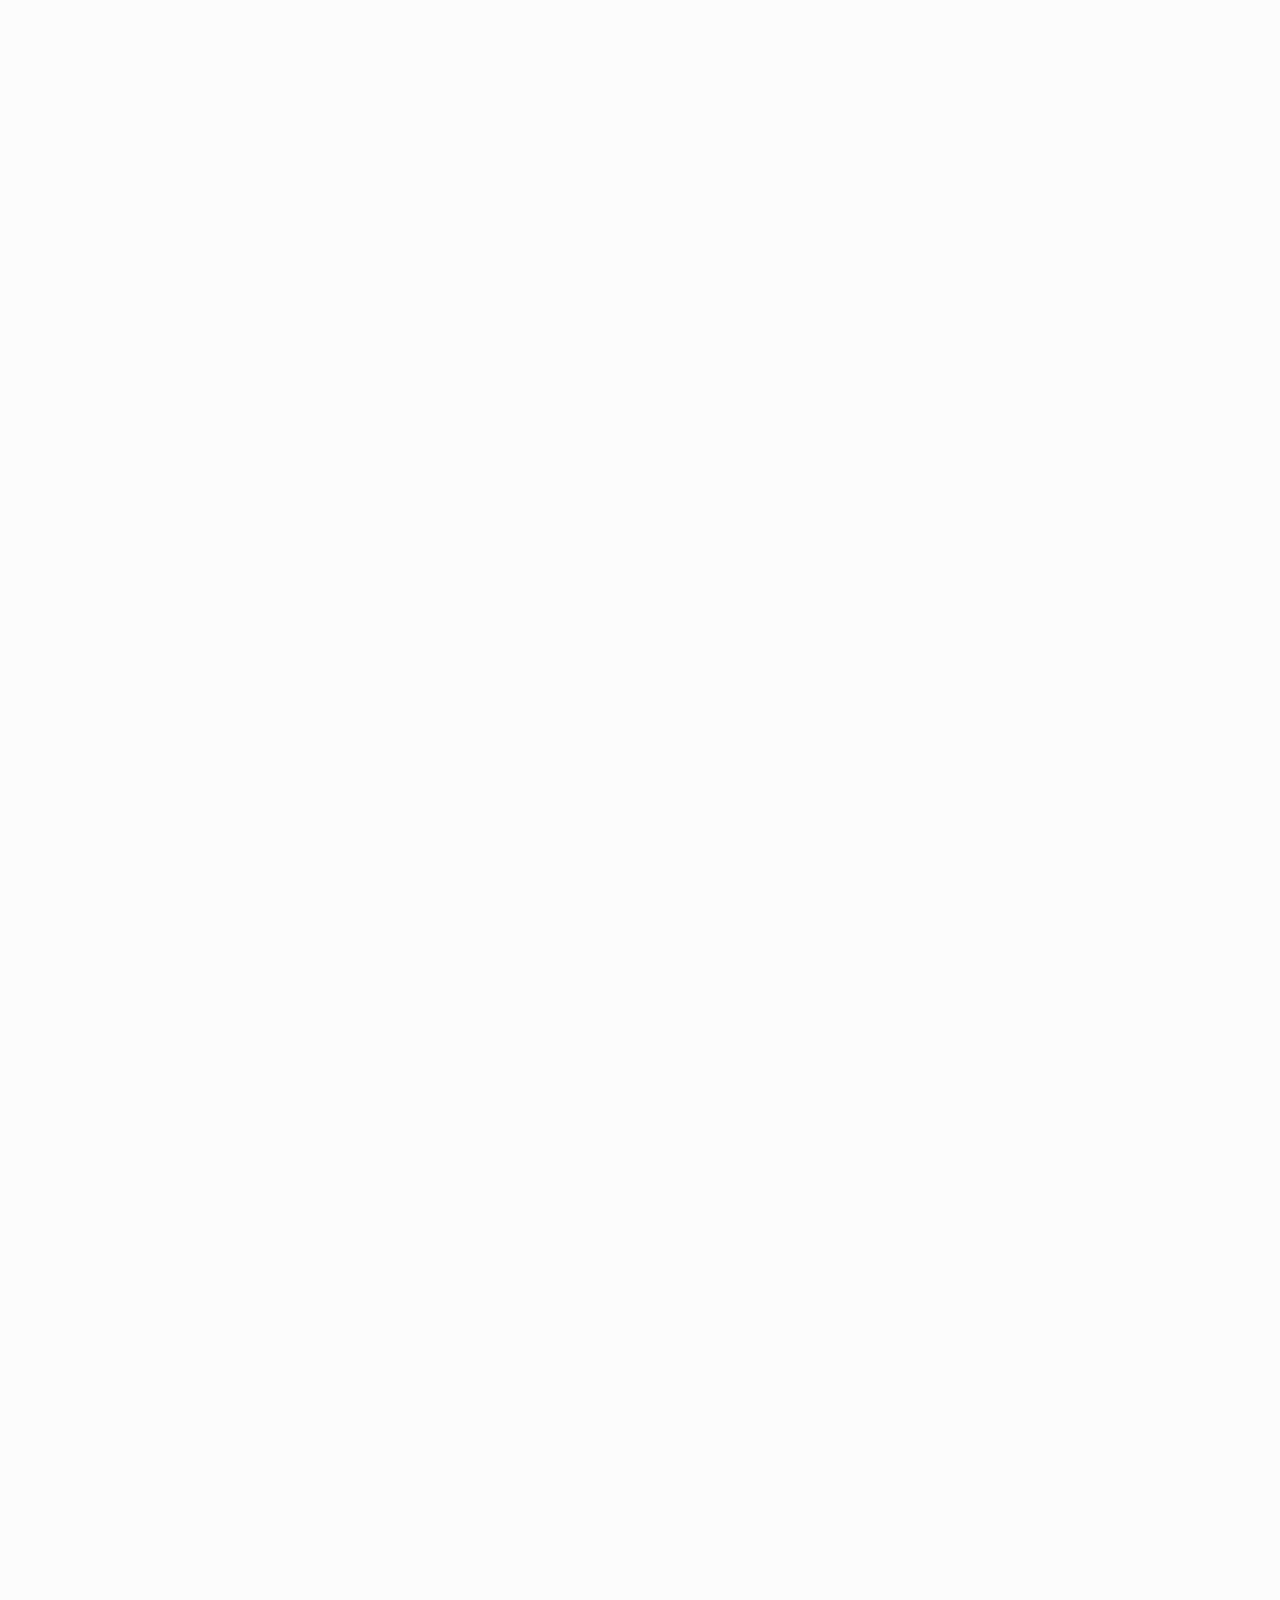
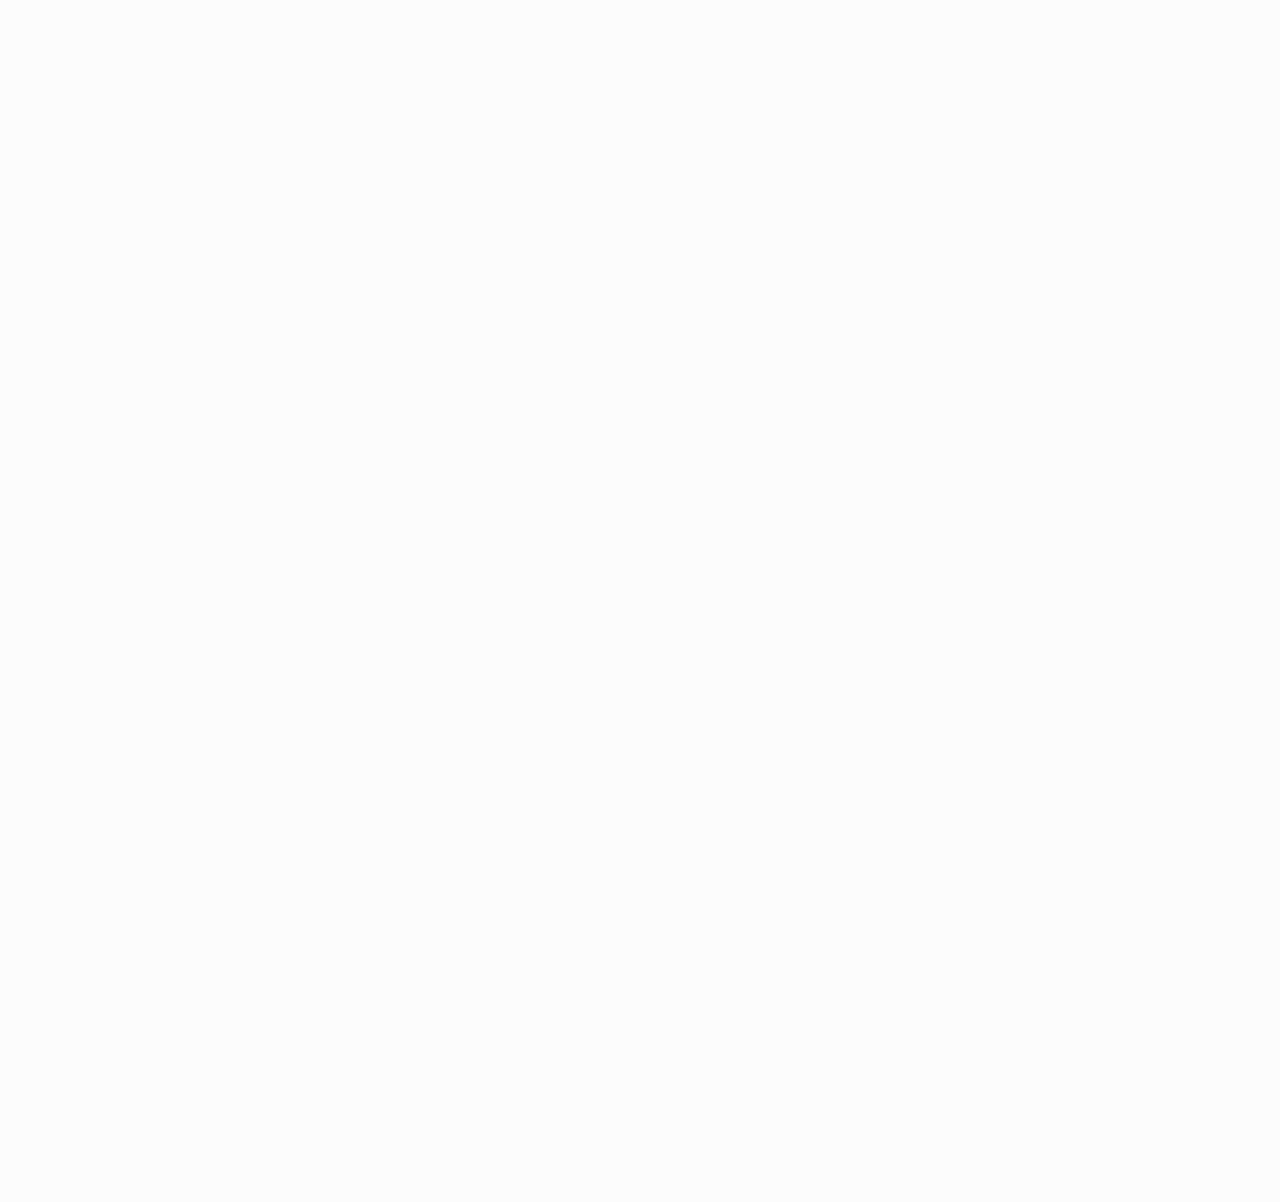
<file: charts-flotcharts.html>
<!DOCTYPE html>
<html lang="en">

<!--================================================================================
	Item Name: Materialize - Material Design Admin Template
	Version: 1.0
	Author: GeeksLabs
	Author URL: http://www.themeforest.net/user/geekslabs
================================================================================ -->

<head>
  <meta http-equiv="Content-Type" content="text/html; charset=UTF-8">
  <meta name="viewport" content="width=device-width, initial-scale=1, maximum-scale=1.0, user-scalable=no">
  <meta http-equiv="X-UA-Compatible" content="IE=edge">
  <meta name="msapplication-tap-highlight" content="no">
  <meta name="description" content="Materialize is a Material Design Admin Template,It's modern, responsive and based on Material Design by Google. ">
  <meta name="keywords" content="materialize, admin template, dashboard template, flat admin template, responsive admin template,">
  <title>Flot Chart | Materialize - Material Design Admin Template</title>

  <!-- Favicons-->
  <link rel="icon" href="images/favicon/favicon-32x32.png" sizes="32x32">
  <!-- Favicons-->
  <link rel="apple-touch-icon-precomposed" href="images/favicon/apple-touch-icon-152x152.png">
  <!-- For iPhone -->
  <meta name="msapplication-TileColor" content="#00bcd4">
  <meta name="msapplication-TileImage" content="images/favicon/mstile-144x144.png">
  <!-- For Windows Phone -->


  <!-- CORE CSS-->
  
  <link href="css/materialize.css" type="text/css" rel="stylesheet" media="screen,projection">
  <link href="css/style.css" type="text/css" rel="stylesheet" media="screen,projection">


  <!-- INCLUDED PLUGIN CSS ON THIS PAGE -->
  <link href="css/prism.css" type="text/css" rel="stylesheet" media="screen,projection">
  <link href="js/plugins/perfect-scrollbar/perfect-scrollbar.css" type="text/css" rel="stylesheet" media="screen,projection">
  <link href="js/plugins/chartist-js/chartist.min.css" type="text/css" rel="stylesheet" media="screen,projection">

 
</head>

<body>
  <!-- Start Page Loading -->
    <div id="loader-wrapper">
        <div id="loader"></div>        
        <div class="loader-section section-left"></div>
        <div class="loader-section section-right"></div>
    </div>
    <!-- End Page Loading -->

  <!-- //////////////////////////////////////////////////////////////////////////// -->

  <!-- START HEADER -->
  <header id="header" class="page-topbar">
        <!-- start header nav-->
        <div class="navbar-fixed">
            <nav class="cyan">
                <div class="nav-wrapper">
                    <h1 class="logo-wrapper"><a href="index.html" class="brand-logo darken-1"><img src="images/materialize-logo.png" alt="materialize logo"></a> <span class="logo-text">Materialize</span></h1>
                    <ul class="right hide-on-med-and-down">
                        <li class="search-out">
                            <input type="text" class="search-out-text">
                        </li>
                        <li>    
                            <a href="javascript:void(0);" class="waves-effect waves-block waves-light show-search"><i class="mdi-action-search"></i></a>                              
                        </li>
                        <li><a href="javascript:void(0);" class="waves-effect waves-block waves-light toggle-fullscreen"><i class="mdi-action-settings-overscan"></i></a>
                        </li>
                        <li><a href="javascript:void(0);" class="waves-effect waves-block waves-light"><i class="mdi-social-notifications"></i></a>
                        </li>
                        <!-- Dropdown Trigger -->                        
                        <li><a href="#" data-activates="chat-out" class="waves-effect waves-block waves-light chat-collapse"><i class="mdi-communication-chat"></i></a>
                        </li>
                    </ul>
                </div>
            </nav>
        </div>
        <!-- end header nav-->
  </header>
  <!-- END HEADER -->

  <!-- //////////////////////////////////////////////////////////////////////////// -->

  <!-- START MAIN -->
  <div id="main">
    <!-- START WRAPPER -->
    <div class="wrapper">

      <!-- START LEFT SIDEBAR NAV-->
      <aside id="left-sidebar-nav">
          <ul id="slide-out" class="side-nav fixed leftside-navigation">
              <li class="user-details cyan darken-2">
                  <div class="row">
                      <div class="col col s4 m4 l4">
                          <img src="images/avatar.jpg" alt="" class="circle responsive-img valign profile-image">
                      </div>
                      <div class="col col s8 m8 l8">
                          <ul id="profile-dropdown" class="dropdown-content">
                              <li><a href="#"><i class="mdi-action-face-unlock"></i> Profile</a>
                              </li>
                              <li><a href="#"><i class="mdi-action-settings"></i> Settings</a>
                              </li>
                              <li><a href="#"><i class="mdi-communication-live-help"></i> Help</a>
                              </li>
                              <li class="divider"></li>
                              <li><a href="#"><i class="mdi-action-lock-outline"></i> Lock</a>
                              </li>
                              <li><a href="#"><i class="mdi-hardware-keyboard-tab"></i> Logout</a>
                              </li>
                          </ul>
                          <a class="btn-flat dropdown-button waves-effect waves-light white-text profile-btn" href="#" data-activates="profile-dropdown">John Doe<i class="mdi-navigation-arrow-drop-down right"></i></a>
                          <p class="user-roal">Administrator</p>
                      </div>
                  </div>
              </li>
              <li class="bold"><a href="index.html" class="waves-effect waves-cyan"><i class="mdi-action-dashboard"></i> Dashboard</a>
              </li>
              <li class="bold"><a href="app-email.html" class="waves-effect waves-cyan"><i class="mdi-communication-email"></i> Mailbox <span class="new badge">4</span></a>
              </li>
              <li class="bold"><a href="app-calendar.html" class="waves-effect waves-cyan"><i class="mdi-editor-insert-invitation"></i> Calender</a>
              </li>
              <li class="no-padding">
                  <ul class="collapsible collapsible-accordion">
                      <li class="bold"><a class="collapsible-header waves-effect waves-cyan"><i class="mdi-action-invert-colors"></i> CSS</a>
                          <div class="collapsible-body">
                              <ul>
                                  <li><a href="css-typography.html">Typography</a>
                                  </li>                                        
                                  <li><a href="css-icons.html">Icons</a>
                                  </li>
                                  <li><a href="css-shadow.html">Shadow</a>
                                  </li>
                                  <li><a href="css-media.html">Media</a>
                                  </li>
                                  <li><a href="css-sass.html">Sass</a>
                                  </li>
                              </ul>
                          </div>
                      </li>
                      <li class="bold"><a class="collapsible-header  waves-effect waves-cyan"><i class="mdi-image-palette"></i> UI Elements</a>
                          <div class="collapsible-body">
                              <ul>
                                  <li><a href="ui-buttons.html">Buttons</a>
                                  </li>
                                  <li><a href="ui-badges.html">Badges</a>
                                  </li>
                                  <li><a href="ui-cards.html">Cards</a>
                                  </li>
                                  <li><a href="ui-collections.html">Collections</a>
                                  </li>
                                  <li><a href="ui-accordions.html">Accordian</a>
                                  </li>                                        
                                  <li><a href="ui-navbar.html">Navbar</a>
                                  </li>
                                  <li><a href="ui-pagination.html">Pagination</a>
                                  </li>
                                  <li><a href="ui-preloader.html">Preloader</a>
                                  </li>
                                  <li><a href="ui-modals.html">Modals</a>
                                  </li>
                                  <li><a href="ui-media.html">Media</a>
                                  </li>
                                  <li><a href="ui-toasts.html">Toasts</a>
                                  </li>
                                  <li><a href="ui-tooltip.html">Tooltip</a>
                                  </li>
                              </ul>
                          </div>
                      </li>
                      <li class="bold"><a href="app-widget.html" class="waves-effect waves-cyan"><i class="mdi-device-now-widgets"></i> Widgets <span class="new badge"></span></a>
                      </li>
                      <li class="bold"><a class="collapsible-header  waves-effect waves-cyan"><i class="mdi-editor-border-all"></i> Tables</a>
                          <div class="collapsible-body">
                              <ul>
                                  <li><a href="table-basic.html">Basic Tables</a>
                                  </li>
                                  <li><a href="table-data.html">Data Tables</a>
                                  </li>
                              </ul>
                          </div>
                      </li>
                      <li class="bold"><a class="collapsible-header  waves-effect waves-cyan"><i class="mdi-editor-insert-comment"></i> Forms</a>
                          <div class="collapsible-body">
                              <ul>
                                  <li><a href="form-elements.html">Form Elements</a>
                                  </li>
                                  <li><a href="form-layouts.html">Form Layouts</a>
                                  </li>
                              </ul>
                          </div>
                      </li>
                      <li class="bold"><a class="collapsible-header  waves-effect waves-cyan"><i class="mdi-social-pages"></i> Pages</a>
                          <div class="collapsible-body">
                              <ul>                                        
                                  <li><a href="page-login.html">Login</a>
                                  </li>
                                  <li><a href="page-register.html">Register</a>
                                  </li>
                                  <li><a href="page-lock-screen.html">Lock Screen</a>
                                  </li>
                                  <li><a href="page-invoice.html">Invoice</a>
                                  </li>
                                  <li><a href="page-404.html">404</a>
                                  </li>
                                  <li><a href="page-500.html">500</a>
                                  </li>
                                  <li><a href="page-blank.html">Blank</a>
                                  </li>
                              </ul>
                          </div>
                      </li>
                      <li class="bold"><a class="collapsible-header waves-effect waves-cyan"><i class="mdi-editor-insert-chart"></i> Charts</a>
                          <div class="collapsible-body">
                              <ul>
                                  <li><a href="charts-chartjs.html">Chart JS</a>
                                  </li>
                                  <li><a href="charts-chartist.html">Chartist</a>
                                  </li>
                                  <li><a href="charts-morris.html">Morris Charts</a>
                                  </li>
                                  <li><a href="charts-xcharts.html">xCharts</a>
                                  </li>
                                  <li><a href="charts-flotcharts.html">Flot Charts</a>
                                  </li>
                                  <li><a href="charts-sparklines.html">Sparkline Charts</a>
                                  </li>
                              </ul>
                          </div>
                      </li>
                  </ul>
              </li>
              <li class="li-hover"><div class="divider"></div></li>
              <li class="li-hover"><p class="ultra-small margin more-text">MORE</p></li>
              <li><a href="css-grid.html"><i class="mdi-image-grid-on"></i> Grid</a>
              </li>
              <li><a href="css-color.html"><i class="mdi-editor-format-color-fill"></i> Color</a>
              </li>
              <li><a href="css-helpers.html"><i class="mdi-communication-live-help"></i> Helpers</a>
              </li>
              <li><a href="changelogs.html"><i class="mdi-action-swap-vert-circle"></i> Changelogs</a>
              </li>
              <li class="li-hover"><div class="divider"></div></li>
              <li class="li-hover"><p class="ultra-small margin more-text">Daily Sales</p></li>
              <li class="li-hover">
                  <div class="row">
                      <div class="col s12 m12 l12">
                          <div class="sample-chart-wrapper">                            
                              <div class="ct-chart ct-golden-section" id="ct2-chart"></div>
                          </div>
                      </div>
                  </div>
              </li>
          </ul>
          <a href="#" data-activates="slide-out" class="sidebar-collapse btn-floating btn-medium waves-effect waves-light hide-on-large-only darken-2"><i class="mdi-navigation-menu" ></i></a>
      </aside>
      <!-- END LEFT SIDEBAR NAV-->

      <!-- //////////////////////////////////////////////////////////////////////////// -->

      <!-- START CONTENT -->
      <section id="content">

        <!--breadcrumbs start-->
        <div id="breadcrumbs-wrapper" class=" grey lighten-3">
          <div class="container">
            <div class="row">
              <div class="col s12 m12 l12">
                <h5 class="breadcrumbs-title">Flot Chart</h5>
                <ol class="breadcrumb">
                  <li><a href="index.html">Dashboard</a>
                  </li>
                  <li><a href="#">Chart</a>
                  </li>
                  <li class="active">Flot Chart</li>
                </ol>
              </div>
            </div>
          </div>
        </div>
        <!--breadcrumbs end-->


        <!--start container-->
        <div id ="flotchart" class="container">
          <div class="section">
            <p class="caption">Flot is a pure JavaScript plotting library for jQuery, with a focus on simple usage, attractive looks and interactive features.</p>
            <p><a href="http://www.flotcharts.org/" class="btn waves-effect pink accent-2 white-text" target="_blank"></a>
            </p>

            <div class="divider"></div>
            <!--Real-time updates Chart-->
            <div id="flot-real-time-chart" class="section">
              <h4 class="header">Real-time updates</h4>
              <div class="row">
                <div class="col s12 m4 l3">
                  <p>You can update a chart periodically to get a real-time effect by using a timer to insert the new data in the plot and redraw it.</p>
                </div>
                <div class="col s12 m8 l9">
                  <div class="sample-chart-wrapper">
                    <div id="real-time" class="flotchart-placeholder"></div>
                  </div>
                </div>
              </div>
            </div>

            <div class="divider"></div>
            <!--Flot Multiple axis Chart-->
            <div id="flot-multiple-axis-chart" class="section">
              <h4 class="header">Multiple Axis</h4>
              <div class="row">
                <div class="col s12 m4 l3">
                  <p>Multiple axis support showing the raw oil price in US $/barrel of crude oil vs. the exchange rate from US $ to €.</p>
                  <p>As illustrated, you can put in multiple axes if you need to. For each data series, simply specify the axis number. In the options, you can then configure where you want the extra axes to appear.</p>
                </div>
                <div class="col s12 m8 l9">
                  <div class="sample-chart-wrapper">
                    <div id="axis-multiple" class="flotchart-placeholder"></div>
                  </div>
                </div>
              </div>
            </div>

            <div class="divider"></div>
            <!--Flot Stacking Chart-->
            <div id="flot-stacking-chart" class="section">
              <h4 class="header">Stacking</h4>
              <div class="row">
                <div class="col s12 m4 l3">
                  <p>With the stack plugin, you can have Flot stack the series. This is useful if you wish to display both a total and the constituents it is made of. The only requirement is that you provide the input sorted on x.</p>
                </div>
                <div class="col s12 m8 l9">
                  <div class="sample-chart-wrapper">
                    <div id="stacking" class="flotchart-placeholder"></div>
                  </div>
                </div>
              </div>
            </div>

            <div class="divider"></div>

            <!--Flot Basic Options Chart-->
            <div id="flot-basic-option-chart" class="section">
              <h4 class="header">Basic Options</h4>
              <div class="row">
                <div class="col s12 m4 l3">
                  <p>There are plenty of options you can set to control the precise looks of your plot. You can control the ticks on the axes, the legend, the graph type, etc.</p>
                  <p>Flot goes to great lengths to provide sensible defaults so that you don't have to customize much for a good-looking result.</p>
                </div>
                <div class="col s12 m8 l9">
                  <div class="sample-chart-wrapper">
                    <div id="basic-options" class="flotchart-placeholder"></div>
                  </div>
                </div>
              </div>
            </div>

            <div class="divider"></div>

            <!--Flot Series Types Chart-->
            <div id="flot-series-types-chart" class="section">
              <h4 class="header">Series Types</h4>
              <div class="row">
                <div class="col s12 m4 l3">
                  <p>Flot supports lines, points, filled areas, bars and any combinations of these, in the same plot and even on the same data series.</p>
                </div>
                <div class="col s12 m8 l9">
                  <div class="sample-chart-wrapper">
                    <div id="series-types" class="flotchart-placeholder"></div>
                  </div>
                </div>
              </div>
            </div>
            <div class="divider"></div>

            <!--Flot Toggling Series Chart-->
            <div id="flot-toggling-series-chart" class="section">
              <h4 class="header">Toggling Series</h4>
              <div class="row">
                <div class="col s12 m4 l3">
                  <p>Since all data is available client-side, it's pretty easy to make the plot interactive. Try turning countries on and off with the checkboxes next to the plot.</p>
                </div>
                <div class="col s12 m8 l9">
                  <div class="sample-chart-wrapper">
                    <div class="demo-container">
                      <div id="toggling-series" class="flotchart-placeholder col s12 m9 l9"></div>
                      <p id="choices" class="col s12 m3 l3"></p>
                    </div>

                  </div>
                </div>
              </div>
            </div>



          </div>
        </div>
        <!--end container-->

      </section>
      <!-- END CONTENT -->

      <!-- //////////////////////////////////////////////////////////////////////////// -->
      <!-- START RIGHT SIDEBAR NAV-->
      <aside id="right-sidebar-nav">
        <ul id="chat-out" class="side-nav rightside-navigation">
            <li class="li-hover">
            <a href="#" data-activates="chat-out" class="chat-close-collapse right"><i class="mdi-navigation-close"></i></a>
            <div id="right-search" class="row">
                <form class="col s12">
                    <div class="input-field">
                        <i class="mdi-action-search prefix"></i>
                        <input id="icon_prefix" type="text" class="validate">
                        <label for="icon_prefix">Search</label>
                    </div>
                </form>
            </div>
            </li>
            <li class="li-hover">
                <ul class="chat-collapsible" data-collapsible="expandable">
                <li>
                    <div class="collapsible-header teal white-text active"><i class="mdi-social-whatshot"></i>Recent Activity</div>
                    <div class="collapsible-body recent-activity">
                        <div class="recent-activity-list chat-out-list row">
                            <div class="col s3 recent-activity-list-icon"><i class="mdi-action-add-shopping-cart"></i>
                            </div>
                            <div class="col s9 recent-activity-list-text">
                                <a href="#">just now</a>
                                <p>Jim Doe Purchased new equipments for zonal office.</p>
                            </div>
                        </div>
                        <div class="recent-activity-list chat-out-list row">
                            <div class="col s3 recent-activity-list-icon"><i class="mdi-device-airplanemode-on"></i>
                            </div>
                            <div class="col s9 recent-activity-list-text">
                                <a href="#">Yesterday</a>
                                <p>Your Next flight for USA will be on 15th August 2015.</p>
                            </div>
                        </div>
                        <div class="recent-activity-list chat-out-list row">
                            <div class="col s3 recent-activity-list-icon"><i class="mdi-action-settings-voice"></i>
                            </div>
                            <div class="col s9 recent-activity-list-text">
                                <a href="#">5 Days Ago</a>
                                <p>Natalya Parker Send you a voice mail for next conference.</p>
                            </div>
                        </div>
                        <div class="recent-activity-list chat-out-list row">
                            <div class="col s3 recent-activity-list-icon"><i class="mdi-action-store"></i>
                            </div>
                            <div class="col s9 recent-activity-list-text">
                                <a href="#">Last Week</a>
                                <p>Jessy Jay open a new store at S.G Road.</p>
                            </div>
                        </div>
                        <div class="recent-activity-list chat-out-list row">
                            <div class="col s3 recent-activity-list-icon"><i class="mdi-action-settings-voice"></i>
                            </div>
                            <div class="col s9 recent-activity-list-text">
                                <a href="#">5 Days Ago</a>
                                <p>Natalya Parker Send you a voice mail for next conference.</p>
                            </div>
                        </div>
                    </div>
                </li>
                <li>
                    <div class="collapsible-header light-blue white-text active"><i class="mdi-editor-attach-money"></i>Sales Repoart</div>
                    <div class="collapsible-body sales-repoart">
                        <div class="sales-repoart-list  chat-out-list row">
                            <div class="col s8">Target Salse</div>
                            <div class="col s4"><span id="sales-line-1"></span>
                            </div>
                        </div>
                        <div class="sales-repoart-list chat-out-list row">
                            <div class="col s8">Payment Due</div>
                            <div class="col s4"><span id="sales-bar-1"></span>
                            </div>
                        </div>
                        <div class="sales-repoart-list chat-out-list row">
                            <div class="col s8">Total Delivery</div>
                            <div class="col s4"><span id="sales-line-2"></span>
                            </div>
                        </div>
                        <div class="sales-repoart-list chat-out-list row">
                            <div class="col s8">Total Progress</div>
                            <div class="col s4"><span id="sales-bar-2"></span>
                            </div>
                        </div>
                    </div>
                </li>
                <li>
                    <div class="collapsible-header red white-text"><i class="mdi-action-stars"></i>Favorite Associates</div>
                    <div class="collapsible-body favorite-associates">
                        <div class="favorite-associate-list chat-out-list row">
                            <div class="col s4"><img src="images/avatar.jpg" alt="" class="circle responsive-img online-user valign profile-image">
                            </div>
                            <div class="col s8">
                                <p>Eileen Sideways</p>
                                <p class="place">Los Angeles, CA</p>
                            </div>
                        </div>
                        <div class="favorite-associate-list chat-out-list row">
                            <div class="col s4"><img src="images/avatar.jpg" alt="" class="circle responsive-img online-user valign profile-image">
                            </div>
                            <div class="col s8">
                                <p>Zaham Sindil</p>
                                <p class="place">San Francisco, CA</p>
                            </div>
                        </div>
                        <div class="favorite-associate-list chat-out-list row">
                            <div class="col s4"><img src="images/avatar.jpg" alt="" class="circle responsive-img offline-user valign profile-image">
                            </div>
                            <div class="col s8">
                                <p>Renov Leongal</p>
                                <p class="place">Cebu City, Philippines</p>
                            </div>
                        </div>
                        <div class="favorite-associate-list chat-out-list row">
                            <div class="col s4"><img src="images/avatar.jpg" alt="" class="circle responsive-img online-user valign profile-image">
                            </div>
                            <div class="col s8">
                                <p>Weno Carasbong</p>
                                <p>Tokyo, Japan</p>
                            </div>
                        </div>
                        <div class="favorite-associate-list chat-out-list row">
                            <div class="col s4"><img src="images/avatar.jpg" alt="" class="circle responsive-img offline-user valign profile-image">
                            </div>
                            <div class="col s8">
                                <p>Nusja Nawancali</p>
                                <p class="place">Bangkok, Thailand</p>
                            </div>
                        </div>
                    </div>
                </li>
                </ul>
            </li>
        </ul>
      </aside>
      <!-- LEFT RIGHT SIDEBAR NAV-->

    </div>
    <!-- END WRAPPER -->

  </div>
  <!-- END MAIN -->



  <!-- //////////////////////////////////////////////////////////////////////////// -->

  <!-- START FOOTER -->
  <footer class="page-footer">
    <div class="footer-copyright">
      <div class="container">
        <span>Copyright © 2015 <a class="grey-text text-lighten-4" href="http://themeforest.net/user/geekslabs/portfolio?ref=geekslabs" target="_blank">GeeksLabs</a> All rights reserved.</span>
        <span class="right"> Design and Developed by <a class="grey-text text-lighten-4" href="http://geekslabs.com/">GeeksLabs</a></span>
        </div>
    </div>
  </footer>
  <!-- END FOOTER -->



    <!-- ================================================
    Scripts
    ================================================ -->
    
    <!-- jQuery Library -->
    <script type="text/javascript" src="js/jquery-1.11.2.min.js"></script>    
    <!--materialize js-->
    <script type="text/javascript" src="js/materialize.min.js"></script>
    <!--scrollbar-->
    <script type="text/javascript" src="js/plugins/perfect-scrollbar/perfect-scrollbar.min.js"></script>
    
    <!-- chartist -->
    <script type="text/javascript" src="js/plugins/chartist-js/chartist.min.js"></script>   
    
    <!-- flot chart -->
    <!--<script type="text/javascript" src="js/plugins/flot-chart/flot-chart.js"></script>-->
    <script type="text/javascript" src="js/plugins/flot-chart/jquery.flot.min.js"></script>
    <script type="text/javascript" src="js/plugins/flot-chart/jquery.flot.time.js"></script>
    <script type="text/javascript" src="js/plugins/flot-chart/jquery.flot.stack.js"></script>
    <script type="text/javascript" src="js/plugins/flot-chart/jquery.flot.pie.js"></script>
    <script type="text/javascript" src="js/plugins/flot-chart/flot-script.js"></script>


    <!--plugins.js - Some Specific JS codes for Plugin Settings-->
    <script type="text/javascript" src="js/plugins.js"></script>
</body>

</html>
</file>
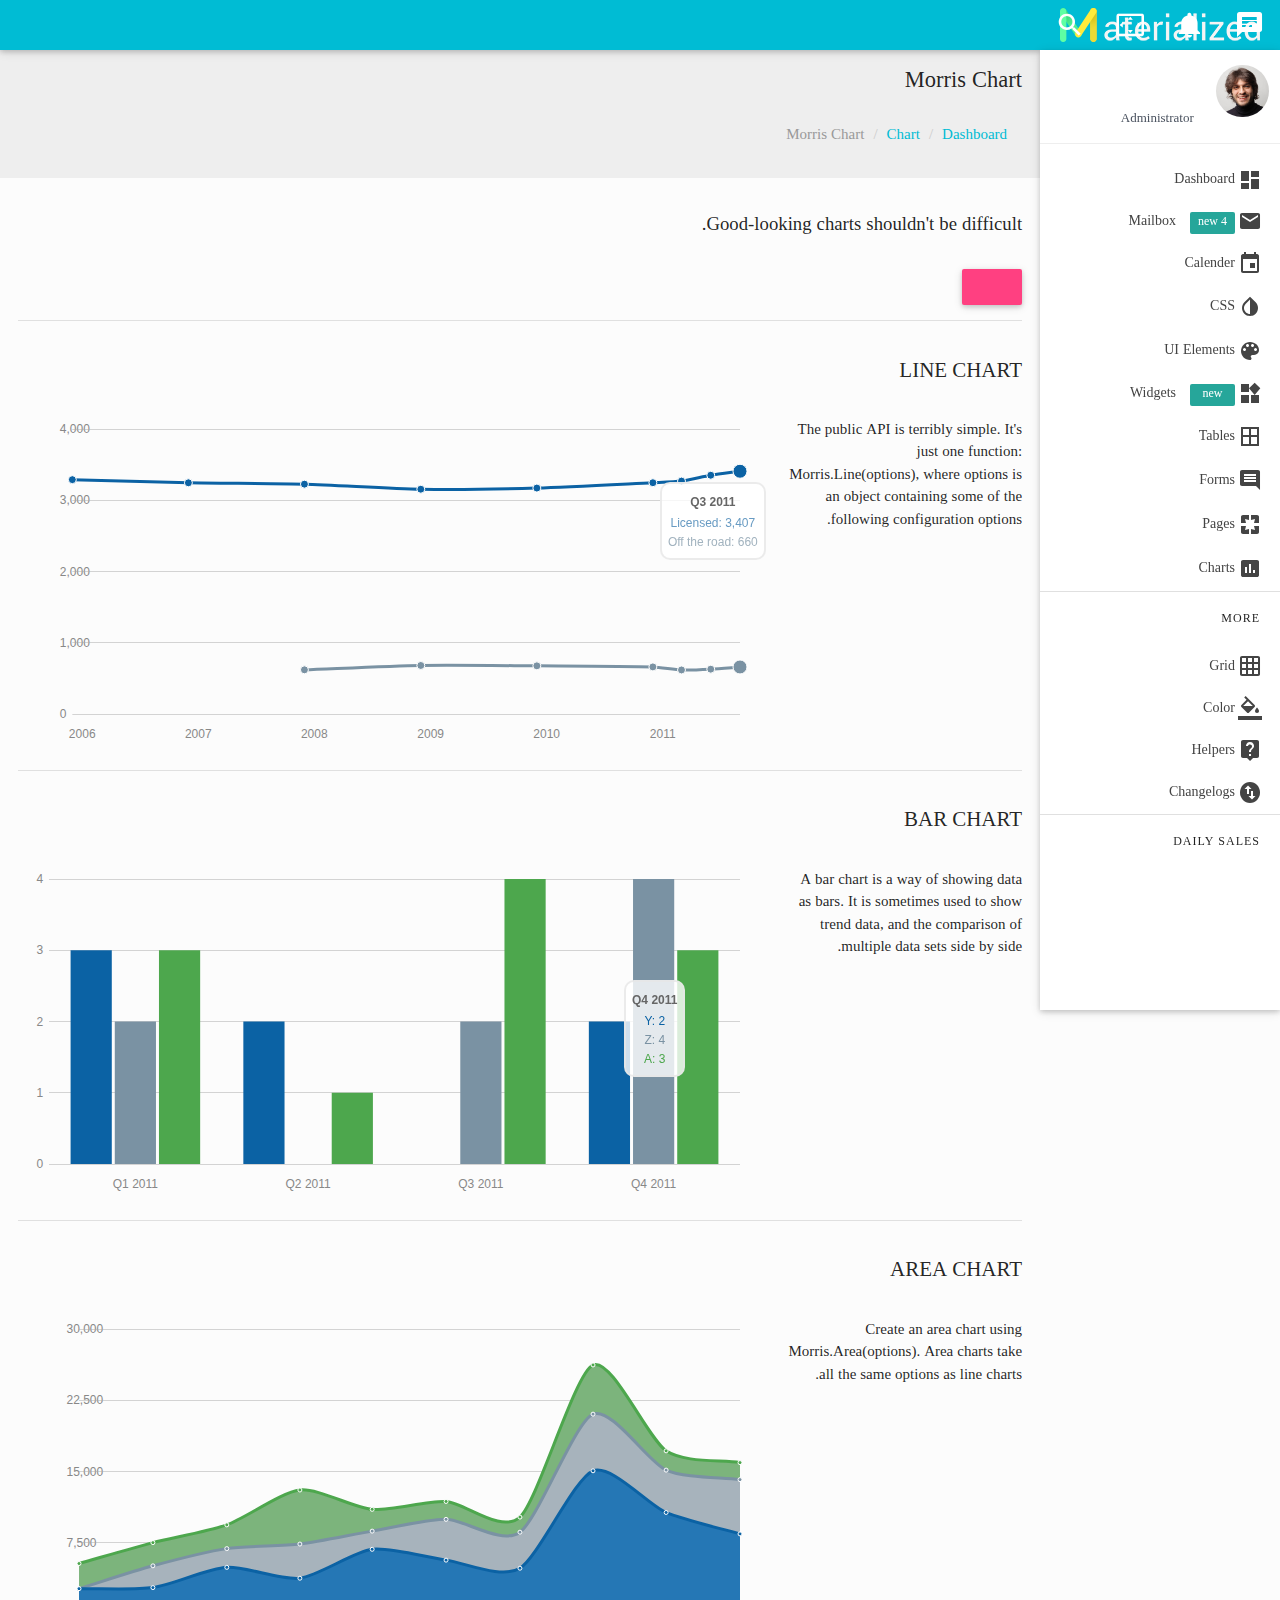
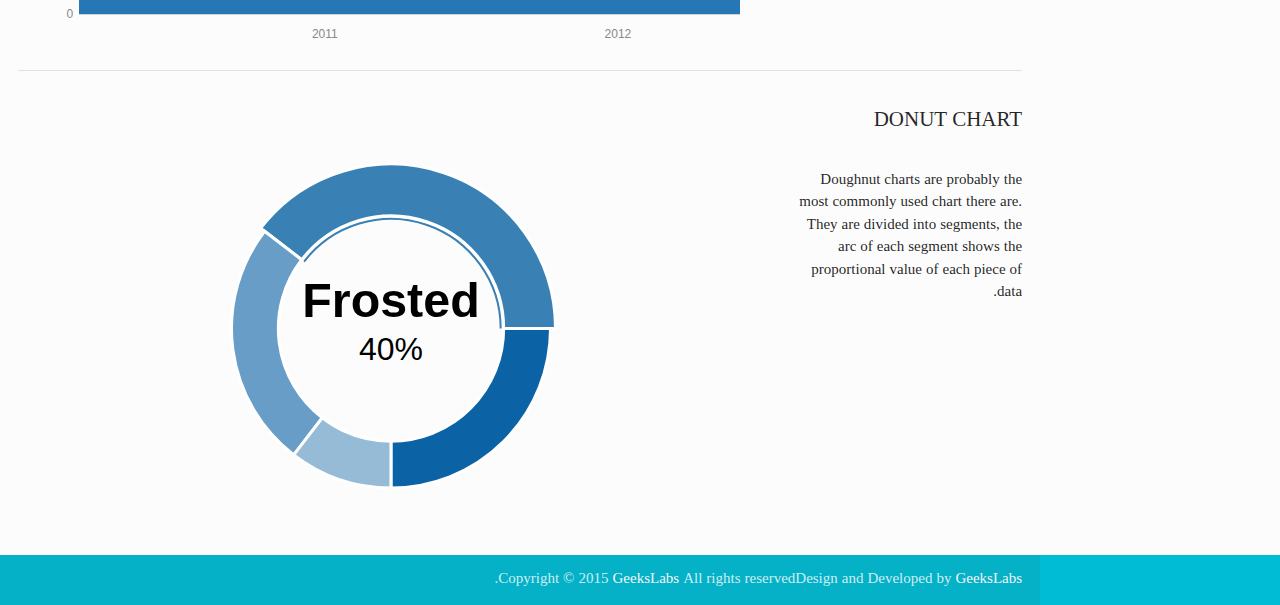
<file: charts-morris.html>
<!DOCTYPE html>
<html lang="en">

<!--================================================================================
	Item Name: Materialize - Material Design Admin Template
	Version: 1.0
	Author: GeeksLabs
	Author URL: http://www.themeforest.net/user/geekslabs
================================================================================ -->

<head>
  <meta http-equiv="Content-Type" content="text/html; charset=UTF-8">
  <meta name="viewport" content="width=device-width, initial-scale=1, maximum-scale=1.0, user-scalable=no">
  <meta http-equiv="X-UA-Compatible" content="IE=edge">
  <meta name="msapplication-tap-highlight" content="no">
  <meta name="description" content="Materialize is a Material Design Admin Template,It's modern, responsive and based on Material Design by Google. ">
  <meta name="keywords" content="materialize, admin template, dashboard template, flat admin template, responsive admin template,">
  <title>Morris Chart | Materialize - Material Design Admin Template</title>

  <!-- Favicons-->
  <link rel="icon" href="images/favicon/favicon-32x32.png" sizes="32x32">
  <!-- Favicons-->
  <link rel="apple-touch-icon-precomposed" href="images/favicon/apple-touch-icon-152x152.png">
  <!-- For iPhone -->
  <meta name="msapplication-TileColor" content="#00bcd4">
  <meta name="msapplication-TileImage" content="images/favicon/mstile-144x144.png">
  <!-- For Windows Phone -->


  <!-- CORE CSS-->
  
  <link href="css/materialize.css" type="text/css" rel="stylesheet" media="screen,projection">
  <link href="css/style.css" type="text/css" rel="stylesheet" media="screen,projection">


  <!-- INCLUDED PLUGIN CSS ON THIS PAGE -->
  <link href="css/prism.css" type="text/css" rel="stylesheet" media="screen,projection">
  <link href="js/plugins/perfect-scrollbar/perfect-scrollbar.css" type="text/css" rel="stylesheet" media="screen,projection">
  <link href="js/plugins/morris-chart/morris.css" type="text/css" rel="stylesheet" media="screen,projection"
  >
  <link href="js/plugins/chartist-js/chartist.min.css" type="text/css" rel="stylesheet" media="screen,projection">
</head>

<body>
  <!-- Start Page Loading -->
    <div id="loader-wrapper">
        <div id="loader"></div>        
        <div class="loader-section section-left"></div>
        <div class="loader-section section-right"></div>
    </div>
    <!-- End Page Loading -->

  <!-- //////////////////////////////////////////////////////////////////////////// -->

  <!-- START HEADER -->
  <header id="header" class="page-topbar">
        <!-- start header nav-->
        <div class="navbar-fixed">
            <nav class="cyan">
                <div class="nav-wrapper">
                    <h1 class="logo-wrapper"><a href="index.html" class="brand-logo darken-1"><img src="images/materialize-logo.png" alt="materialize logo"></a> <span class="logo-text">Materialize</span></h1>
                    <ul class="right hide-on-med-and-down">
                        <li class="search-out">
                            <input type="text" class="search-out-text">
                        </li>
                        <li>    
                            <a href="javascript:void(0);" class="waves-effect waves-block waves-light show-search"><i class="mdi-action-search"></i></a>                              
                        </li>
                        <li><a href="javascript:void(0);" class="waves-effect waves-block waves-light toggle-fullscreen"><i class="mdi-action-settings-overscan"></i></a>
                        </li>
                        <li><a href="javascript:void(0);" class="waves-effect waves-block waves-light"><i class="mdi-social-notifications"></i></a>
                        </li>
                        <!-- Dropdown Trigger -->                        
                        <li><a href="#" data-activates="chat-out" class="waves-effect waves-block waves-light chat-collapse"><i class="mdi-communication-chat"></i></a>
                        </li>
                    </ul>
                </div>
            </nav>
        </div>
        <!-- end header nav-->
  </header>
  <!-- END HEADER -->

  <!-- //////////////////////////////////////////////////////////////////////////// -->

  <!-- START MAIN -->
  <div id="main">
    <!-- START WRAPPER -->
    <div class="wrapper">

      <!-- START LEFT SIDEBAR NAV-->
      <aside id="left-sidebar-nav">
          <ul id="slide-out" class="side-nav fixed leftside-navigation">
              <li class="user-details cyan darken-2">
                  <div class="row">
                      <div class="col col s4 m4 l4">
                          <img src="images/avatar.jpg" alt="" class="circle responsive-img valign profile-image">
                      </div>
                      <div class="col col s8 m8 l8">
                          <ul id="profile-dropdown" class="dropdown-content">
                              <li><a href="#"><i class="mdi-action-face-unlock"></i> Profile</a>
                              </li>
                              <li><a href="#"><i class="mdi-action-settings"></i> Settings</a>
                              </li>
                              <li><a href="#"><i class="mdi-communication-live-help"></i> Help</a>
                              </li>
                              <li class="divider"></li>
                              <li><a href="#"><i class="mdi-action-lock-outline"></i> Lock</a>
                              </li>
                              <li><a href="#"><i class="mdi-hardware-keyboard-tab"></i> Logout</a>
                              </li>
                          </ul>
                          <a class="btn-flat dropdown-button waves-effect waves-light white-text profile-btn" href="#" data-activates="profile-dropdown">John Doe<i class="mdi-navigation-arrow-drop-down right"></i></a>
                          <p class="user-roal">Administrator</p>
                      </div>
                  </div>
              </li>
              <li class="bold"><a href="index.html" class="waves-effect waves-cyan"><i class="mdi-action-dashboard"></i> Dashboard</a>
              </li>
              <li class="bold"><a href="app-email.html" class="waves-effect waves-cyan"><i class="mdi-communication-email"></i> Mailbox <span class="new badge">4</span></a>
              </li>
              <li class="bold"><a href="app-calendar.html" class="waves-effect waves-cyan"><i class="mdi-editor-insert-invitation"></i> Calender</a>
              </li>
              <li class="no-padding">
                  <ul class="collapsible collapsible-accordion">
                      <li class="bold"><a class="collapsible-header waves-effect waves-cyan"><i class="mdi-action-invert-colors"></i> CSS</a>
                          <div class="collapsible-body">
                              <ul>
                                  <li><a href="css-typography.html">Typography</a>
                                  </li>                                        
                                  <li><a href="css-icons.html">Icons</a>
                                  </li>
                                  <li><a href="css-shadow.html">Shadow</a>
                                  </li>
                                  <li><a href="css-media.html">Media</a>
                                  </li>
                                  <li><a href="css-sass.html">Sass</a>
                                  </li>
                              </ul>
                          </div>
                      </li>
                      <li class="bold"><a class="collapsible-header  waves-effect waves-cyan"><i class="mdi-image-palette"></i> UI Elements</a>
                          <div class="collapsible-body">
                              <ul>
                                  <li><a href="ui-buttons.html">Buttons</a>
                                  </li>
                                  <li><a href="ui-badges.html">Badges</a>
                                  </li>
                                  <li><a href="ui-cards.html">Cards</a>
                                  </li>
                                  <li><a href="ui-collections.html">Collections</a>
                                  </li>
                                  <li><a href="ui-accordions.html">Accordian</a>
                                  </li>                                        
                                  <li><a href="ui-navbar.html">Navbar</a>
                                  </li>
                                  <li><a href="ui-pagination.html">Pagination</a>
                                  </li>
                                  <li><a href="ui-preloader.html">Preloader</a>
                                  </li>
                                  <li><a href="ui-modals.html">Modals</a>
                                  </li>
                                  <li><a href="ui-media.html">Media</a>
                                  </li>
                                  <li><a href="ui-toasts.html">Toasts</a>
                                  </li>
                                  <li><a href="ui-tooltip.html">Tooltip</a>
                                  </li>
                              </ul>
                          </div>
                      </li>
                      <li class="bold"><a href="app-widget.html" class="waves-effect waves-cyan"><i class="mdi-device-now-widgets"></i> Widgets <span class="new badge"></span></a>
                      </li>
                      <li class="bold"><a class="collapsible-header  waves-effect waves-cyan"><i class="mdi-editor-border-all"></i> Tables</a>
                          <div class="collapsible-body">
                              <ul>
                                  <li><a href="table-basic.html">Basic Tables</a>
                                  </li>
                                  <li><a href="table-data.html">Data Tables</a>
                                  </li>
                              </ul>
                          </div>
                      </li>
                      <li class="bold"><a class="collapsible-header  waves-effect waves-cyan"><i class="mdi-editor-insert-comment"></i> Forms</a>
                          <div class="collapsible-body">
                              <ul>
                                  <li><a href="form-elements.html">Form Elements</a>
                                  </li>
                                  <li><a href="form-layouts.html">Form Layouts</a>
                                  </li>
                              </ul>
                          </div>
                      </li>
                      <li class="bold"><a class="collapsible-header  waves-effect waves-cyan"><i class="mdi-social-pages"></i> Pages</a>
                          <div class="collapsible-body">
                              <ul>                                        
                                  <li><a href="page-login.html">Login</a>
                                  </li>
                                  <li><a href="page-register.html">Register</a>
                                  </li>
                                  <li><a href="page-lock-screen.html">Lock Screen</a>
                                  </li>
                                  <li><a href="page-invoice.html">Invoice</a>
                                  </li>
                                  <li><a href="page-404.html">404</a>
                                  </li>
                                  <li><a href="page-500.html">500</a>
                                  </li>
                                  <li><a href="page-blank.html">Blank</a>
                                  </li>
                              </ul>
                          </div>
                      </li>
                      <li class="bold"><a class="collapsible-header waves-effect waves-cyan"><i class="mdi-editor-insert-chart"></i> Charts</a>
                          <div class="collapsible-body">
                              <ul>
                                  <li><a href="charts-chartjs.html">Chart JS</a>
                                  </li>
                                  <li><a href="charts-chartist.html">Chartist</a>
                                  </li>
                                  <li><a href="charts-morris.html">Morris Charts</a>
                                  </li>
                                  <li><a href="charts-xcharts.html">xCharts</a>
                                  </li>
                                  <li><a href="charts-flotcharts.html">Flot Charts</a>
                                  </li>
                                  <li><a href="charts-sparklines.html">Sparkline Charts</a>
                                  </li>
                              </ul>
                          </div>
                      </li>
                  </ul>
              </li>
              <li class="li-hover"><div class="divider"></div></li>
              <li class="li-hover"><p class="ultra-small margin more-text">MORE</p></li>
              <li><a href="css-grid.html"><i class="mdi-image-grid-on"></i> Grid</a>
              </li>
              <li><a href="css-color.html"><i class="mdi-editor-format-color-fill"></i> Color</a>
              </li>
              <li><a href="css-helpers.html"><i class="mdi-communication-live-help"></i> Helpers</a>
              </li>
              <li><a href="changelogs.html"><i class="mdi-action-swap-vert-circle"></i> Changelogs</a>
              </li>
              <li class="li-hover"><div class="divider"></div></li>
              <li class="li-hover"><p class="ultra-small margin more-text">Daily Sales</p></li>
              <li class="li-hover">
                  <div class="row">
                      <div class="col s12 m12 l12">
                          <div class="sample-chart-wrapper">                            
                              <div class="ct-chart ct-golden-section" id="ct2-chart"></div>
                          </div>
                      </div>
                  </div>
              </li>
          </ul>
          <a href="#" data-activates="slide-out" class="sidebar-collapse btn-floating btn-medium waves-effect waves-light hide-on-large-only darken-2"><i class="mdi-navigation-menu" ></i></a>
      </aside>
      <!-- END LEFT SIDEBAR NAV-->

      <!-- //////////////////////////////////////////////////////////////////////////// -->

      <!-- START CONTENT -->
      <section id="content">

        <!--breadcrumbs start-->
        <div id="breadcrumbs-wrapper" class=" grey lighten-3">
          <div class="container">
            <div class="row">
              <div class="col s12 m12 l12">
                <h5 class="breadcrumbs-title">Morris Chart</h5>
                <ol class="breadcrumb">
                  <li><a href="index.html">Dashboard</a>
                  </li>
                  <li><a href="#">Chart</a>
                  </li>
                  <li class="active">Morris Chart</li>
                </ol>
              </div>
            </div>
          </div>
        </div>
        <!--breadcrumbs end-->


        <!--start container-->
        <div class="container">
          <div class="section">
            <p class="caption">Good-looking charts shouldn't be difficult.</p>
            <p><a href="http://morrisjs.github.io/morris.js/index.html" class="btn waves-effect pink accent-2 white-text" target="_blank"></a>
            </p>

            <div class="divider"></div>
            <!--Morris Line Chart-->
            <div id="morris-line-chart" class="section">
              <h4 class="header">Line Chart</h4>
              <div class="row">
                <div class="col s12 m4 l3">
                  <p>The public API is terribly simple. It's just one function: Morris.Line(options), where options is an object containing some of the following configuration options.</p>
                </div>
                <div class="col s12 m8 l9">
                  <div class="sample-chart-wrapper">
                    <div id="morris-line" class="graph"></div>
                  </div>
                </div>
              </div>
            </div>

            <div class="divider"></div>
            <!--Morris Bar Chart-->
            <div id="morris-bar-chart" class="section">
              <h4 class="header">Bar Chart</h4>
              <div class="row">
                <div class="col s12 m4 l3">
                  <p>A bar chart is a way of showing data as bars. It is sometimes used to show trend data, and the comparison of multiple data sets side by side.</p>
                </div>
                <div class="col s12 m8 l9">
                  <div class="sample-chart-wrapper">
                    <div id="morris-bar" class="graph"></div>
                  </div>
                </div>
              </div>
            </div>

            <div class="divider"></div>
            <!--Morris Area Chart-->
            <div id="morris-radar-chart" class="section">
              <h4 class="header">Area Chart</h4>
              <div class="row">
                <div class="col s12 m4 l3">
                  <p>Create an area chart using Morris.Area(options). Area charts take all the same options as line charts.</p>
                </div>
                <div class="col s12 m8 l9">
                  <div class="sample-chart-wrapper">
                    <div id="morris-area" class="graph"></div>
                  </div>
                </div>
              </div>
            </div>

            <div class="divider"></div>
            <!--Morris Donut Chart-->
            <div id="morris-donut-chart" class="section">
              <h4 class="header">Donut Chart</h4>
              <div class="row">
                <div class="col s12 m4 l3">
                  <p>Doughnut charts are probably the most commonly used chart there are. They are divided into segments, the arc of each segment shows the proportional value of each piece of data.</p>
                </div>
                <div class="col s12 m8 l9">
                  <div class="sample-chart-wrapper">
                    <div id="morris-donut" class="graph"></div>
                  </div>
                </div>
              </div>
            </div>

           

          </div>
        </div>
        <!--end container-->
      </section>
      <!-- END CONTENT -->

      <!-- //////////////////////////////////////////////////////////////////////////// -->
      <!-- START RIGHT SIDEBAR NAV-->
      <aside id="right-sidebar-nav">
        <ul id="chat-out" class="side-nav rightside-navigation">
            <li class="li-hover">
            <a href="#" data-activates="chat-out" class="chat-close-collapse right"><i class="mdi-navigation-close"></i></a>
            <div id="right-search" class="row">
                <form class="col s12">
                    <div class="input-field">
                        <i class="mdi-action-search prefix"></i>
                        <input id="icon_prefix" type="text" class="validate">
                        <label for="icon_prefix">Search</label>
                    </div>
                </form>
            </div>
            </li>
            <li class="li-hover">
                <ul class="chat-collapsible" data-collapsible="expandable">
                <li>
                    <div class="collapsible-header teal white-text active"><i class="mdi-social-whatshot"></i>Recent Activity</div>
                    <div class="collapsible-body recent-activity">
                        <div class="recent-activity-list chat-out-list row">
                            <div class="col s3 recent-activity-list-icon"><i class="mdi-action-add-shopping-cart"></i>
                            </div>
                            <div class="col s9 recent-activity-list-text">
                                <a href="#">just now</a>
                                <p>Jim Doe Purchased new equipments for zonal office.</p>
                            </div>
                        </div>
                        <div class="recent-activity-list chat-out-list row">
                            <div class="col s3 recent-activity-list-icon"><i class="mdi-device-airplanemode-on"></i>
                            </div>
                            <div class="col s9 recent-activity-list-text">
                                <a href="#">Yesterday</a>
                                <p>Your Next flight for USA will be on 15th August 2015.</p>
                            </div>
                        </div>
                        <div class="recent-activity-list chat-out-list row">
                            <div class="col s3 recent-activity-list-icon"><i class="mdi-action-settings-voice"></i>
                            </div>
                            <div class="col s9 recent-activity-list-text">
                                <a href="#">5 Days Ago</a>
                                <p>Natalya Parker Send you a voice mail for next conference.</p>
                            </div>
                        </div>
                        <div class="recent-activity-list chat-out-list row">
                            <div class="col s3 recent-activity-list-icon"><i class="mdi-action-store"></i>
                            </div>
                            <div class="col s9 recent-activity-list-text">
                                <a href="#">Last Week</a>
                                <p>Jessy Jay open a new store at S.G Road.</p>
                            </div>
                        </div>
                        <div class="recent-activity-list chat-out-list row">
                            <div class="col s3 recent-activity-list-icon"><i class="mdi-action-settings-voice"></i>
                            </div>
                            <div class="col s9 recent-activity-list-text">
                                <a href="#">5 Days Ago</a>
                                <p>Natalya Parker Send you a voice mail for next conference.</p>
                            </div>
                        </div>
                    </div>
                </li>
                <li>
                    <div class="collapsible-header light-blue white-text active"><i class="mdi-editor-attach-money"></i>Sales Repoart</div>
                    <div class="collapsible-body sales-repoart">
                        <div class="sales-repoart-list  chat-out-list row">
                            <div class="col s8">Target Salse</div>
                            <div class="col s4"><span id="sales-line-1"></span>
                            </div>
                        </div>
                        <div class="sales-repoart-list chat-out-list row">
                            <div class="col s8">Payment Due</div>
                            <div class="col s4"><span id="sales-bar-1"></span>
                            </div>
                        </div>
                        <div class="sales-repoart-list chat-out-list row">
                            <div class="col s8">Total Delivery</div>
                            <div class="col s4"><span id="sales-line-2"></span>
                            </div>
                        </div>
                        <div class="sales-repoart-list chat-out-list row">
                            <div class="col s8">Total Progress</div>
                            <div class="col s4"><span id="sales-bar-2"></span>
                            </div>
                        </div>
                    </div>
                </li>
                <li>
                    <div class="collapsible-header red white-text"><i class="mdi-action-stars"></i>Favorite Associates</div>
                    <div class="collapsible-body favorite-associates">
                        <div class="favorite-associate-list chat-out-list row">
                            <div class="col s4"><img src="images/avatar.jpg" alt="" class="circle responsive-img online-user valign profile-image">
                            </div>
                            <div class="col s8">
                                <p>Eileen Sideways</p>
                                <p class="place">Los Angeles, CA</p>
                            </div>
                        </div>
                        <div class="favorite-associate-list chat-out-list row">
                            <div class="col s4"><img src="images/avatar.jpg" alt="" class="circle responsive-img online-user valign profile-image">
                            </div>
                            <div class="col s8">
                                <p>Zaham Sindil</p>
                                <p class="place">San Francisco, CA</p>
                            </div>
                        </div>
                        <div class="favorite-associate-list chat-out-list row">
                            <div class="col s4"><img src="images/avatar.jpg" alt="" class="circle responsive-img offline-user valign profile-image">
                            </div>
                            <div class="col s8">
                                <p>Renov Leongal</p>
                                <p class="place">Cebu City, Philippines</p>
                            </div>
                        </div>
                        <div class="favorite-associate-list chat-out-list row">
                            <div class="col s4"><img src="images/avatar.jpg" alt="" class="circle responsive-img online-user valign profile-image">
                            </div>
                            <div class="col s8">
                                <p>Weno Carasbong</p>
                                <p>Tokyo, Japan</p>
                            </div>
                        </div>
                        <div class="favorite-associate-list chat-out-list row">
                            <div class="col s4"><img src="images/avatar.jpg" alt="" class="circle responsive-img offline-user valign profile-image">
                            </div>
                            <div class="col s8">
                                <p>Nusja Nawancali</p>
                                <p class="place">Bangkok, Thailand</p>
                            </div>
                        </div>
                    </div>
                </li>
                </ul>
            </li>
        </ul>
      </aside>
      <!-- LEFT RIGHT SIDEBAR NAV-->

    </div>
    <!-- END WRAPPER -->

  </div>
  <!-- END MAIN -->



  <!-- //////////////////////////////////////////////////////////////////////////// -->

  <!-- START FOOTER -->
  <footer class="page-footer">
    <div class="footer-copyright">
      <div class="container">
        <span>Copyright © 2015 <a class="grey-text text-lighten-4" href="http://themeforest.net/user/geekslabs/portfolio?ref=geekslabs" target="_blank">GeeksLabs</a> All rights reserved.</span>
        <span class="right"> Design and Developed by <a class="grey-text text-lighten-4" href="http://geekslabs.com/">GeeksLabs</a></span>
        </div>
    </div>
  </footer>
  <!-- END FOOTER -->



    <!-- ================================================
    Scripts
    ================================================ -->
    
    <!-- jQuery Library -->
    <script type="text/javascript" src="js/jquery-1.11.2.min.js"></script>    
    <!--materialize js-->
    <script type="text/javascript" src="js/materialize.min.js"></script>
    <!--scrollbar-->
    <script type="text/javascript" src="js/plugins/perfect-scrollbar/perfect-scrollbar.min.js"></script>
    
    <!-- chartist -->
    <script type="text/javascript" src="js/plugins/chartist-js/chartist.min.js"></script>   
    
    <!-- morris -->
    <script type="text/javascript" src="js/raphael-min.js"></script>
    <script type="text/javascript" src="js/plugins/morris-chart/morris.min.js"></script>
    <script type="text/javascript" src="js/plugins/morris-chart/morris-script.js"></script>


    <!--plugins.js - Some Specific JS codes for Plugin Settings-->
    <script type="text/javascript" src="js/plugins.js"></script>
</body>

</html>
</file>
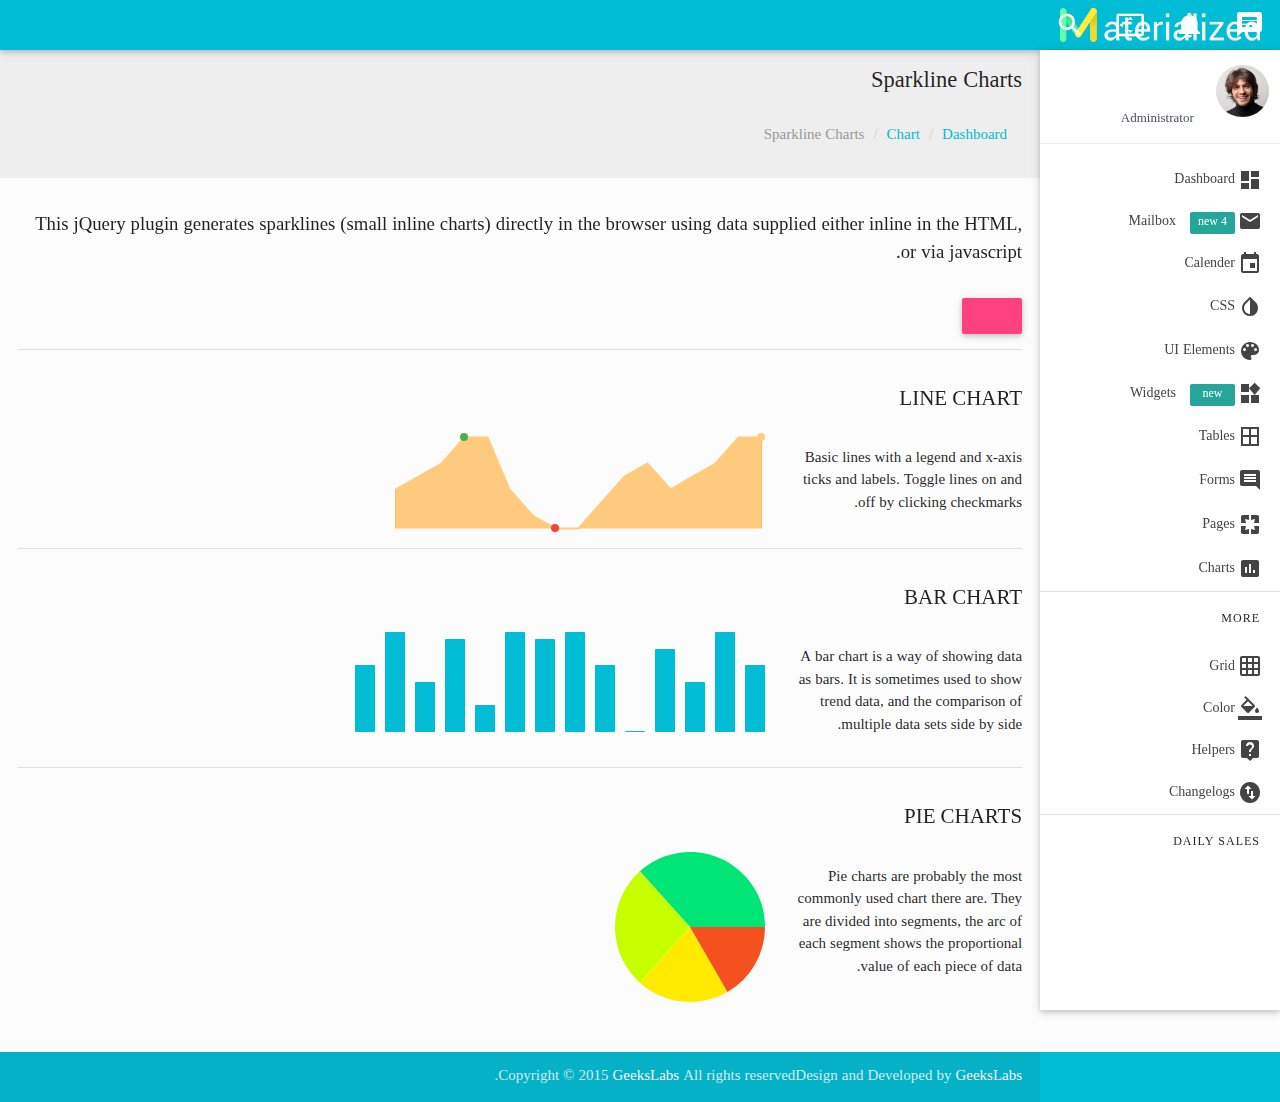
<file: charts-sparklines.html>
<!DOCTYPE html>
<html lang="en">

<!--================================================================================
	Item Name: Materialize - Material Design Admin Template
	Version: 1.0
	Author: GeeksLabs
	Author URL: http://www.themeforest.net/user/geekslabs
================================================================================ -->

<head>
  <meta http-equiv="Content-Type" content="text/html; charset=UTF-8">
  <meta name="viewport" content="width=device-width, initial-scale=1, maximum-scale=1.0, user-scalable=no">
  <meta http-equiv="X-UA-Compatible" content="IE=edge">
  <meta name="msapplication-tap-highlight" content="no">
  <meta name="description" content="Materialize is a Material Design Admin Template,It's modern, responsive and based on Material Design by Google. ">
  <meta name="keywords" content="materialize, admin template, dashboard template, flat admin template, responsive admin template,">
  <title>Sparkline Chart | Materialize - Material Design Admin Template</title>

  <!-- Favicons-->
  <link rel="icon" href="images/favicon/favicon-32x32.png" sizes="32x32">
  <!-- Favicons-->
  <link rel="apple-touch-icon-precomposed" href="images/favicon/apple-touch-icon-152x152.png">
  <!-- For iPhone -->
  <meta name="msapplication-TileColor" content="#00bcd4">
  <meta name="msapplication-TileImage" content="images/favicon/mstile-144x144.png">
  <!-- For Windows Phone -->


  <!-- CSS-->
  
  <link href="css/materialize.css" type="text/css" rel="stylesheet" media="screen,projection">
  <link href="css/style.css" type="text/css" rel="stylesheet" media="screen,projection">


  <!-- INCLUDED PLUGIN CSS ON THIS PAGE -->
  <link href="css/prism.css" type="text/css" rel="stylesheet" media="screen,projection">
  <link href="js/plugins/perfect-scrollbar/perfect-scrollbar.css" type="text/css" rel="stylesheet" media="screen,projection">
  <link href="js/plugins/chartist-js/chartist.min.css" type="text/css" rel="stylesheet" media="screen,projection">
</head>

<body>
    <!-- Start Page Loading -->
    <div id="loader-wrapper">
        <div id="loader"></div>        
        <div class="loader-section section-left"></div>
        <div class="loader-section section-right"></div>
    </div>
    <!-- End Page Loading -->

  <!-- //////////////////////////////////////////////////////////////////////////// -->

  <!-- START HEADER -->
  <header id="header" class="page-topbar">
        <!-- start header nav-->
        <div class="navbar-fixed">
            <nav class="cyan">
                <div class="nav-wrapper">
                    <h1 class="logo-wrapper"><a href="index.html" class="brand-logo darken-1"><img src="images/materialize-logo.png" alt="materialize logo"></a> <span class="logo-text">Materialize</span></h1>
                    <ul class="right hide-on-med-and-down">
                        <li class="search-out">
                            <input type="text" class="search-out-text">
                        </li>
                        <li>    
                            <a href="javascript:void(0);" class="waves-effect waves-block waves-light show-search"><i class="mdi-action-search"></i></a>                              
                        </li>
                        <li><a href="javascript:void(0);" class="waves-effect waves-block waves-light toggle-fullscreen"><i class="mdi-action-settings-overscan"></i></a>
                        </li>
                        <li><a href="javascript:void(0);" class="waves-effect waves-block waves-light"><i class="mdi-social-notifications"></i></a>
                        </li>
                        <!-- Dropdown Trigger -->                        
                        <li><a href="#" data-activates="chat-out" class="waves-effect waves-block waves-light chat-collapse"><i class="mdi-communication-chat"></i></a>
                        </li>
                    </ul>
                </div>
            </nav>
        </div>
        <!-- end header nav-->
  </header>
  <!-- END HEADER -->

  <!-- //////////////////////////////////////////////////////////////////////////// -->

  <!-- START MAIN -->
  <div id="main">
    <!-- START WRAPPER -->
    <div class="wrapper">

      <!-- START LEFT SIDEBAR NAV-->
      <aside id="left-sidebar-nav">
          <ul id="slide-out" class="side-nav fixed leftside-navigation">
              <li class="user-details cyan darken-2">
                  <div class="row">
                      <div class="col col s4 m4 l4">
                          <img src="images/avatar.jpg" alt="" class="circle responsive-img valign profile-image">
                      </div>
                      <div class="col col s8 m8 l8">
                          <ul id="profile-dropdown" class="dropdown-content">
                              <li><a href="#"><i class="mdi-action-face-unlock"></i> Profile</a>
                              </li>
                              <li><a href="#"><i class="mdi-action-settings"></i> Settings</a>
                              </li>
                              <li><a href="#"><i class="mdi-communication-live-help"></i> Help</a>
                              </li>
                              <li class="divider"></li>
                              <li><a href="#"><i class="mdi-action-lock-outline"></i> Lock</a>
                              </li>
                              <li><a href="#"><i class="mdi-hardware-keyboard-tab"></i> Logout</a>
                              </li>
                          </ul>
                          <a class="btn-flat dropdown-button waves-effect waves-light white-text profile-btn" href="#" data-activates="profile-dropdown">John Doe<i class="mdi-navigation-arrow-drop-down right"></i></a>
                          <p class="user-roal">Administrator</p>
                      </div>
                  </div>
              </li>
              <li class="bold"><a href="index.html" class="waves-effect waves-cyan"><i class="mdi-action-dashboard"></i> Dashboard</a>
              </li>
              <li class="bold"><a href="app-email.html" class="waves-effect waves-cyan"><i class="mdi-communication-email"></i> Mailbox <span class="new badge">4</span></a>
              </li>
              <li class="bold"><a href="app-calendar.html" class="waves-effect waves-cyan"><i class="mdi-editor-insert-invitation"></i> Calender</a>
              </li>
              <li class="no-padding">
                  <ul class="collapsible collapsible-accordion">
                      <li class="bold"><a class="collapsible-header waves-effect waves-cyan"><i class="mdi-action-invert-colors"></i> CSS</a>
                          <div class="collapsible-body">
                              <ul>
                                  <li><a href="css-typography.html">Typography</a>
                                  </li>                                        
                                  <li><a href="css-icons.html">Icons</a>
                                  </li>
                                  <li><a href="css-shadow.html">Shadow</a>
                                  </li>
                                  <li><a href="css-media.html">Media</a>
                                  </li>
                                  <li><a href="css-sass.html">Sass</a>
                                  </li>
                              </ul>
                          </div>
                      </li>
                      <li class="bold"><a class="collapsible-header  waves-effect waves-cyan"><i class="mdi-image-palette"></i> UI Elements</a>
                          <div class="collapsible-body">
                              <ul>
                                  <li><a href="ui-buttons.html">Buttons</a>
                                  </li>
                                  <li><a href="ui-badges.html">Badges</a>
                                  </li>
                                  <li><a href="ui-cards.html">Cards</a>
                                  </li>
                                  <li><a href="ui-collections.html">Collections</a>
                                  </li>
                                  <li><a href="ui-accordions.html">Accordian</a>
                                  </li>                                        
                                  <li><a href="ui-navbar.html">Navbar</a>
                                  </li>
                                  <li><a href="ui-pagination.html">Pagination</a>
                                  </li>
                                  <li><a href="ui-preloader.html">Preloader</a>
                                  </li>
                                  <li><a href="ui-modals.html">Modals</a>
                                  </li>
                                  <li><a href="ui-media.html">Media</a>
                                  </li>
                                  <li><a href="ui-toasts.html">Toasts</a>
                                  </li>
                                  <li><a href="ui-tooltip.html">Tooltip</a>
                                  </li>
                              </ul>
                          </div>
                      </li>
                      <li class="bold"><a href="app-widget.html" class="waves-effect waves-cyan"><i class="mdi-device-now-widgets"></i> Widgets <span class="new badge"></span></a>
                      </li>
                      <li class="bold"><a class="collapsible-header  waves-effect waves-cyan"><i class="mdi-editor-border-all"></i> Tables</a>
                          <div class="collapsible-body">
                              <ul>
                                  <li><a href="table-basic.html">Basic Tables</a>
                                  </li>
                                  <li><a href="table-data.html">Data Tables</a>
                                  </li>
                              </ul>
                          </div>
                      </li>
                      <li class="bold"><a class="collapsible-header  waves-effect waves-cyan"><i class="mdi-editor-insert-comment"></i> Forms</a>
                          <div class="collapsible-body">
                              <ul>
                                  <li><a href="form-elements.html">Form Elements</a>
                                  </li>
                                  <li><a href="form-layouts.html">Form Layouts</a>
                                  </li>
                              </ul>
                          </div>
                      </li>
                      <li class="bold"><a class="collapsible-header  waves-effect waves-cyan"><i class="mdi-social-pages"></i> Pages</a>
                          <div class="collapsible-body">
                              <ul>                                        
                                  <li><a href="page-login.html">Login</a>
                                  </li>
                                  <li><a href="page-register.html">Register</a>
                                  </li>
                                  <li><a href="page-lock-screen.html">Lock Screen</a>
                                  </li>
                                  <li><a href="page-invoice.html">Invoice</a>
                                  </li>
                                  <li><a href="page-404.html">404</a>
                                  </li>
                                  <li><a href="page-500.html">500</a>
                                  </li>
                                  <li><a href="page-blank.html">Blank</a>
                                  </li>
                              </ul>
                          </div>
                      </li>
                      <li class="bold"><a class="collapsible-header waves-effect waves-cyan"><i class="mdi-editor-insert-chart"></i> Charts</a>
                          <div class="collapsible-body">
                              <ul>
                                  <li><a href="charts-chartjs.html">Chart JS</a>
                                  </li>
                                  <li><a href="charts-chartist.html">Chartist</a>
                                  </li>
                                  <li><a href="charts-morris.html">Morris Charts</a>
                                  </li>
                                  <li><a href="charts-xcharts.html">xCharts</a>
                                  </li>
                                  <li><a href="charts-flotcharts.html">Flot Charts</a>
                                  </li>
                                  <li><a href="charts-sparklines.html">Sparkline Charts</a>
                                  </li>
                              </ul>
                          </div>
                      </li>
                  </ul>
              </li>
              <li class="li-hover"><div class="divider"></div></li>
              <li class="li-hover"><p class="ultra-small margin more-text">MORE</p></li>
              <li><a href="css-grid.html"><i class="mdi-image-grid-on"></i> Grid</a>
              </li>
              <li><a href="css-color.html"><i class="mdi-editor-format-color-fill"></i> Color</a>
              </li>
              <li><a href="css-helpers.html"><i class="mdi-communication-live-help"></i> Helpers</a>
              </li>
              <li><a href="changelogs.html"><i class="mdi-action-swap-vert-circle"></i> Changelogs</a>
              </li>
              <li class="li-hover"><div class="divider"></div></li>
              <li class="li-hover"><p class="ultra-small margin more-text">Daily Sales</p></li>
              <li class="li-hover">
                  <div class="row">
                      <div class="col s12 m12 l12">
                          <div class="sample-chart-wrapper">                            
                              <div class="ct-chart ct-golden-section" id="ct2-chart"></div>
                          </div>
                      </div>
                  </div>
              </li>
          </ul>
          <a href="#" data-activates="slide-out" class="sidebar-collapse btn-floating btn-medium waves-effect waves-light hide-on-large-only darken-2"><i class="mdi-navigation-menu" ></i></a>
      </aside>
      <!-- END LEFT SIDEBAR NAV-->

      <!-- //////////////////////////////////////////////////////////////////////////// -->

      <!-- START CONTENT -->
      <section id="content">

        <!--breadcrumbs start-->
        <div id="breadcrumbs-wrapper" class=" grey lighten-3">
          <div class="container">
            <div class="row">
              <div class="col s12 m12 l12">
                <h5 class="breadcrumbs-title">Sparkline Charts</h5>
                <ol class="breadcrumb">
                  <li><a href="index.html">Dashboard</a>
                  </li>
                  <li><a href="#">Chart</a>
                  </li>
                  <li class="active">Sparkline Charts</li>
                </ol>
              </div>
            </div>
          </div>
        </div>
        <!--breadcrumbs end-->


        <!--start container-->
        <div class="container">
          <div class="section">
            <p class="caption">This jQuery plugin generates sparklines (small inline charts) directly in the browser using data supplied either inline in the HTML, or via javascript.</p>
            <p><a href="http://omnipotent.net/jquery.sparkline/#s-docs" class="btn waves-effect pink accent-2 white-text" target="_blank"></a>
            </p>

            <div class="divider"></div>
            <!--chartjs-->
            <div id="chartjs" class="section">
              <h4 class="header">Line Chart</h4>
              <div class="row">
                <div class="col s12 m4 l3">
                  <p>Basic lines with a legend and x-axis ticks and labels. Toggle lines on and off by clicking checkmarks.</p>
                </div>
                <div class="col s12 m8 l9">
                  <div class="sample-chart-wrapper">
                    <div id="line-chart-sample"></div>
                  </div>
                </div>
              </div>
            </div>

            <div class="divider"></div>
            <!--Bar Chart-->
            <div id="chartjs-bar-chart" class="section">
              <h4 class="header">Bar Chart</h4>
              <div class="row">
                <div class="col s12 m4 l3">
                  <p>A bar chart is a way of showing data as bars. It is sometimes used to show trend data, and the comparison of multiple data sets side by side.</p>
                </div>
                <div class="col s12 m8 l9">
                  <div class="sample-chart-wrapper">
                    <div id="bar-chart-sample"></div>
                  </div>
                </div>
              </div>
            </div>

            <div class="divider"></div>
            <!--Pie & Doughnut Charts-->
            <div id="chartjs-pie-chart" class="section">
              <h4 class="header">Pie Charts</h4>
              <div class="row">
                <div class="col s12 m4 l3">
                  <p>Pie charts are probably the most commonly used chart there are. They are divided into segments, the arc of each segment shows the proportional value of each piece of data.</p>
                </div>
                <div class="col s12 m8 l9">
                  <div id="pie-chart-sample"></div>
                </div>
              </div>
            </div>
            
          </div>
        </div>
        <!--end container-->
      </section>
      <!-- END CONTENT -->

      <!-- //////////////////////////////////////////////////////////////////////////// -->
      <!-- START RIGHT SIDEBAR NAV-->
      <aside id="right-sidebar-nav">
        <ul id="chat-out" class="side-nav rightside-navigation">
            <li class="li-hover">
            <a href="#" data-activates="chat-out" class="chat-close-collapse right"><i class="mdi-navigation-close"></i></a>
            <div id="right-search" class="row">
                <form class="col s12">
                    <div class="input-field">
                        <i class="mdi-action-search prefix"></i>
                        <input id="icon_prefix" type="text" class="validate">
                        <label for="icon_prefix">Search</label>
                    </div>
                </form>
            </div>
            </li>
            <li class="li-hover">
                <ul class="chat-collapsible" data-collapsible="expandable">
                <li>
                    <div class="collapsible-header teal white-text active"><i class="mdi-social-whatshot"></i>Recent Activity</div>
                    <div class="collapsible-body recent-activity">
                        <div class="recent-activity-list chat-out-list row">
                            <div class="col s3 recent-activity-list-icon"><i class="mdi-action-add-shopping-cart"></i>
                            </div>
                            <div class="col s9 recent-activity-list-text">
                                <a href="#">just now</a>
                                <p>Jim Doe Purchased new equipments for zonal office.</p>
                            </div>
                        </div>
                        <div class="recent-activity-list chat-out-list row">
                            <div class="col s3 recent-activity-list-icon"><i class="mdi-device-airplanemode-on"></i>
                            </div>
                            <div class="col s9 recent-activity-list-text">
                                <a href="#">Yesterday</a>
                                <p>Your Next flight for USA will be on 15th August 2015.</p>
                            </div>
                        </div>
                        <div class="recent-activity-list chat-out-list row">
                            <div class="col s3 recent-activity-list-icon"><i class="mdi-action-settings-voice"></i>
                            </div>
                            <div class="col s9 recent-activity-list-text">
                                <a href="#">5 Days Ago</a>
                                <p>Natalya Parker Send you a voice mail for next conference.</p>
                            </div>
                        </div>
                        <div class="recent-activity-list chat-out-list row">
                            <div class="col s3 recent-activity-list-icon"><i class="mdi-action-store"></i>
                            </div>
                            <div class="col s9 recent-activity-list-text">
                                <a href="#">Last Week</a>
                                <p>Jessy Jay open a new store at S.G Road.</p>
                            </div>
                        </div>
                        <div class="recent-activity-list chat-out-list row">
                            <div class="col s3 recent-activity-list-icon"><i class="mdi-action-settings-voice"></i>
                            </div>
                            <div class="col s9 recent-activity-list-text">
                                <a href="#">5 Days Ago</a>
                                <p>Natalya Parker Send you a voice mail for next conference.</p>
                            </div>
                        </div>
                    </div>
                </li>
                <li>
                    <div class="collapsible-header light-blue white-text active"><i class="mdi-editor-attach-money"></i>Sales Repoart</div>
                    <div class="collapsible-body sales-repoart">
                        <div class="sales-repoart-list  chat-out-list row">
                            <div class="col s8">Target Salse</div>
                            <div class="col s4"><span id="sales-line-1"></span>
                            </div>
                        </div>
                        <div class="sales-repoart-list chat-out-list row">
                            <div class="col s8">Payment Due</div>
                            <div class="col s4"><span id="sales-bar-1"></span>
                            </div>
                        </div>
                        <div class="sales-repoart-list chat-out-list row">
                            <div class="col s8">Total Delivery</div>
                            <div class="col s4"><span id="sales-line-2"></span>
                            </div>
                        </div>
                        <div class="sales-repoart-list chat-out-list row">
                            <div class="col s8">Total Progress</div>
                            <div class="col s4"><span id="sales-bar-2"></span>
                            </div>
                        </div>
                    </div>
                </li>
                <li>
                    <div class="collapsible-header red white-text"><i class="mdi-action-stars"></i>Favorite Associates</div>
                    <div class="collapsible-body favorite-associates">
                        <div class="favorite-associate-list chat-out-list row">
                            <div class="col s4"><img src="images/avatar.jpg" alt="" class="circle responsive-img online-user valign profile-image">
                            </div>
                            <div class="col s8">
                                <p>Eileen Sideways</p>
                                <p class="place">Los Angeles, CA</p>
                            </div>
                        </div>
                        <div class="favorite-associate-list chat-out-list row">
                            <div class="col s4"><img src="images/avatar.jpg" alt="" class="circle responsive-img online-user valign profile-image">
                            </div>
                            <div class="col s8">
                                <p>Zaham Sindil</p>
                                <p class="place">San Francisco, CA</p>
                            </div>
                        </div>
                        <div class="favorite-associate-list chat-out-list row">
                            <div class="col s4"><img src="images/avatar.jpg" alt="" class="circle responsive-img offline-user valign profile-image">
                            </div>
                            <div class="col s8">
                                <p>Renov Leongal</p>
                                <p class="place">Cebu City, Philippines</p>
                            </div>
                        </div>
                        <div class="favorite-associate-list chat-out-list row">
                            <div class="col s4"><img src="images/avatar.jpg" alt="" class="circle responsive-img online-user valign profile-image">
                            </div>
                            <div class="col s8">
                                <p>Weno Carasbong</p>
                                <p>Tokyo, Japan</p>
                            </div>
                        </div>
                        <div class="favorite-associate-list chat-out-list row">
                            <div class="col s4"><img src="images/avatar.jpg" alt="" class="circle responsive-img offline-user valign profile-image">
                            </div>
                            <div class="col s8">
                                <p>Nusja Nawancali</p>
                                <p class="place">Bangkok, Thailand</p>
                            </div>
                        </div>
                    </div>
                </li>
                </ul>
            </li>
        </ul>
      </aside>
      <!-- LEFT RIGHT SIDEBAR NAV-->

    </div>
    <!-- END WRAPPER -->

  </div>
  <!-- END MAIN -->



  <!-- //////////////////////////////////////////////////////////////////////////// -->

  <!-- START FOOTER -->
  <footer class="page-footer">
    <div class="footer-copyright">
      <div class="container">
        <span>Copyright © 2015 <a class="grey-text text-lighten-4" href="http://themeforest.net/user/geekslabs/portfolio?ref=geekslabs" target="_blank">GeeksLabs</a> All rights reserved.</span>
        <span class="right"> Design and Developed by <a class="grey-text text-lighten-4" href="http://geekslabs.com/">GeeksLabs</a></span>
        </div>
    </div>
  </footer>
  <!-- END FOOTER -->



    <!-- ================================================
    Scripts
    ================================================ -->
    
    <!-- jQuery Library -->
    <script type="text/javascript" src="js/jquery-1.11.2.min.js"></script>    
    <!--materialize js-->
    <script type="text/javascript" src="js/materialize.min.js"></script>
    <!--scrollbar-->
    <script type="text/javascript" src="js/plugins/perfect-scrollbar/perfect-scrollbar.min.js"></script>
    
    <!-- chartist -->
    <script type="text/javascript" src="js/plugins/chartist-js/chartist.min.js"></script>   
    
    <!-- chartjs -->
    <script type="text/javascript" src="js/plugins/sparkline/jquery.sparkline.min.js"></script>
    <script type="text/javascript" src="js/plugins/sparkline/sparkline-script.js"></script>


    <!--plugins.js - Some Specific JS codes for Plugin Settings-->
    <script type="text/javascript" src="js/plugins.js"></script>
</body>

</html>
</file>
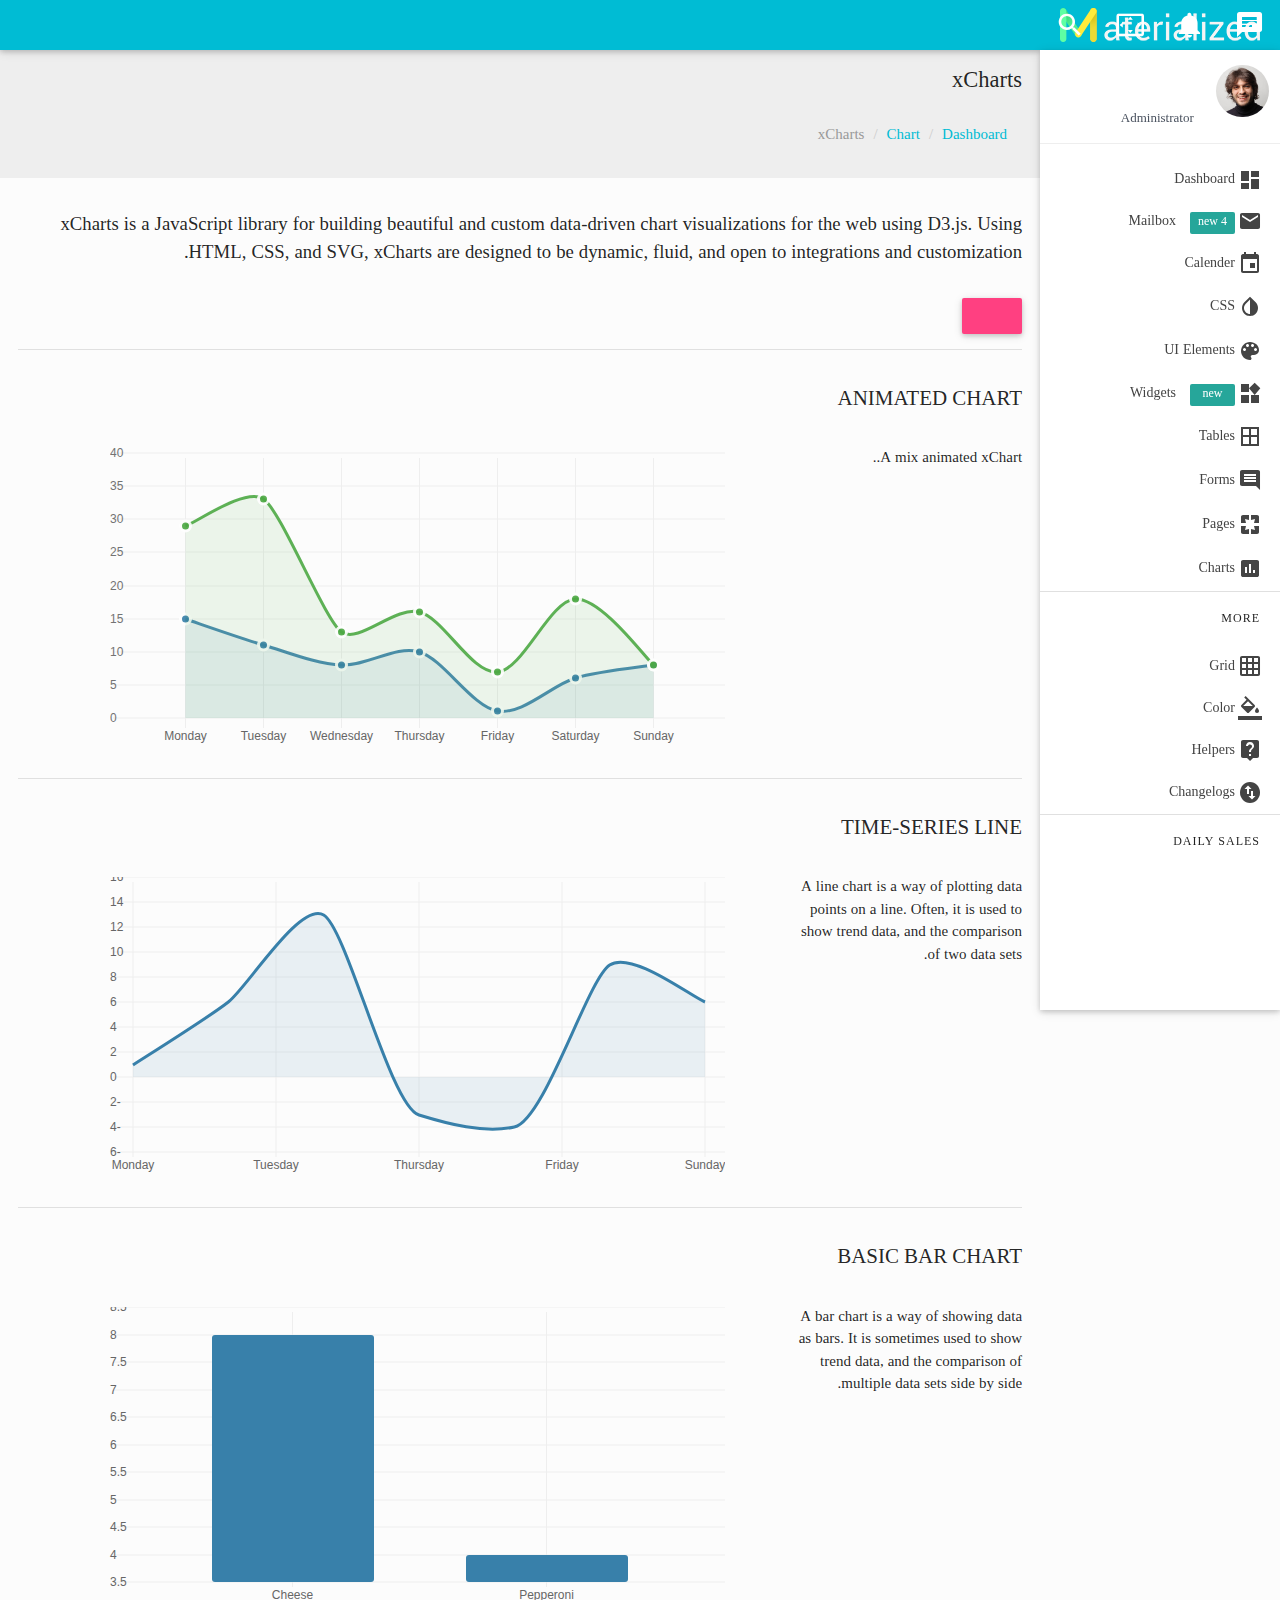
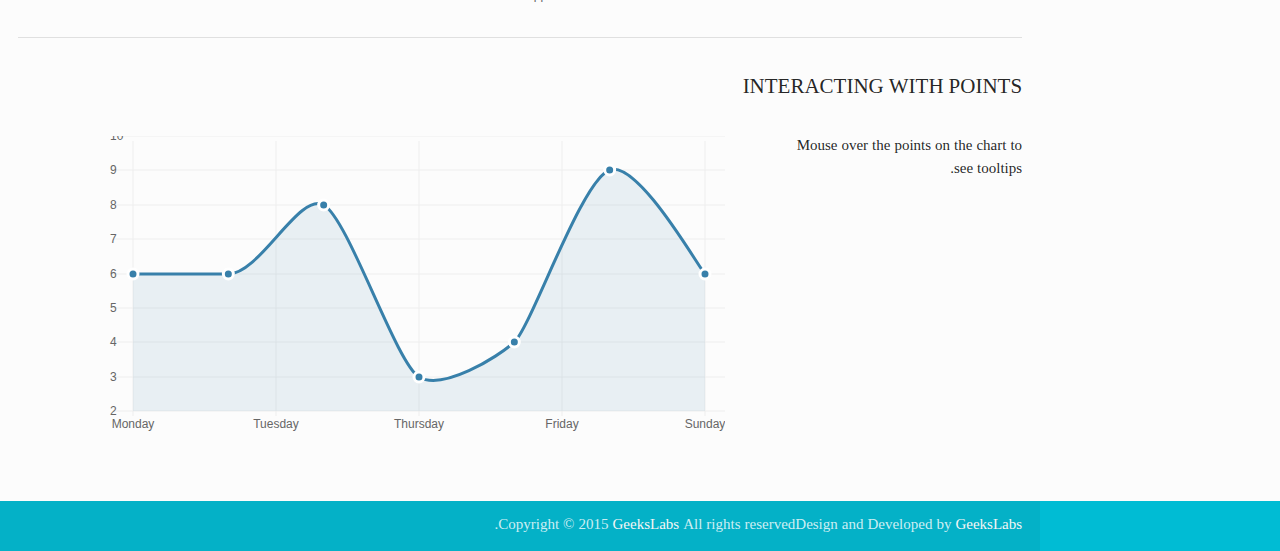
<file: charts-xcharts.html>
<!DOCTYPE html>
<html lang="en">

<!--================================================================================
	Item Name: Materialize - Material Design Admin Template
	Version: 1.0
	Author: GeeksLabs
	Author URL: http://www.themeforest.net/user/geekslabs
================================================================================ -->

<head>
  <meta http-equiv="Content-Type" content="text/html; charset=UTF-8">
  <meta name="viewport" content="width=device-width, initial-scale=1, maximum-scale=1.0, user-scalable=no">
  <meta http-equiv="X-UA-Compatible" content="IE=edge">
  <meta name="msapplication-tap-highlight" content="no">
  <meta name="description" content="Materialize is a Material Design Admin Template,It's modern, responsive and based on Material Design by Google. ">
  <meta name="keywords" content="materialize, admin template, dashboard template, flat admin template, responsive admin template,">
  <title>xCharts | Materialize - Material Design Admin Template</title>

  <!-- Favicons-->
  <link rel="icon" href="images/favicon/favicon-32x32.png" sizes="32x32">
  <!-- Favicons-->
  <link rel="apple-touch-icon-precomposed" href="images/favicon/apple-touch-icon-152x152.png">
  <!-- For iPhone -->
  <meta name="msapplication-TileColor" content="#00bcd4">
  <meta name="msapplication-TileImage" content="images/favicon/mstile-144x144.png">
  <!-- For Windows Phone -->


  <!-- CORE CSS-->
  
  <link href="css/materialize.css" type="text/css" rel="stylesheet" media="screen,projection">
  <link href="css/style.css" type="text/css" rel="stylesheet" media="screen,projection">


  <!-- INCLUDED PLUGIN CSS ON THIS PAGE -->
  <link href="css/prism.css" type="text/css" rel="stylesheet" media="screen,projection">
  <link href="js/plugins/perfect-scrollbar/perfect-scrollbar.css" type="text/css" rel="stylesheet" media="screen,projection">
  
  <!--xCharts css-->
  <link href="js/plugins/xcharts/xcharts.min.css" type="text/css" rel="stylesheet" media="screen,projection">
  <link href="js/plugins/chartist-js/chartist.min.css" type="text/css" rel="stylesheet" media="screen,projection">
</head>

<body>
  <!-- Start Page Loading -->
  <div id="loader-wrapper">
      <div id="loader"></div>        
      <div class="loader-section section-left"></div>
      <div class="loader-section section-right"></div>
  </div>
  <!-- End Page Loading -->

  <!-- //////////////////////////////////////////////////////////////////////////// -->

  <!-- START HEADER -->
  <header id="header" class="page-topbar">
        <!-- start header nav-->
        <div class="navbar-fixed">
            <nav class="cyan">
                <div class="nav-wrapper">
                    <h1 class="logo-wrapper"><a href="index.html" class="brand-logo darken-1"><img src="images/materialize-logo.png" alt="materialize logo"></a> <span class="logo-text">Materialize</span></h1>
                    <ul class="right hide-on-med-and-down">
                        <li class="search-out">
                            <input type="text" class="search-out-text">
                        </li>
                        <li>    
                            <a href="javascript:void(0);" class="waves-effect waves-block waves-light show-search"><i class="mdi-action-search"></i></a>                              
                        </li>
                        <li><a href="javascript:void(0);" class="waves-effect waves-block waves-light toggle-fullscreen"><i class="mdi-action-settings-overscan"></i></a>
                        </li>
                        <li><a href="javascript:void(0);" class="waves-effect waves-block waves-light"><i class="mdi-social-notifications"></i></a>
                        </li>
                        <!-- Dropdown Trigger -->                        
                        <li><a href="#" data-activates="chat-out" class="waves-effect waves-block waves-light chat-collapse"><i class="mdi-communication-chat"></i></a>
                        </li>
                    </ul>
                </div>
            </nav>
        </div>
        <!-- end header nav-->
  </header>
  <!-- END HEADER -->

  <!-- //////////////////////////////////////////////////////////////////////////// -->

  <!-- START MAIN -->
  <div id="main">
    <!-- START WRAPPER -->
    <div class="wrapper">

      <!-- START LEFT SIDEBAR NAV-->
      <aside id="left-sidebar-nav">
          <ul id="slide-out" class="side-nav fixed leftside-navigation">
              <li class="user-details cyan darken-2">
                  <div class="row">
                      <div class="col col s4 m4 l4">
                          <img src="images/avatar.jpg" alt="" class="circle responsive-img valign profile-image">
                      </div>
                      <div class="col col s8 m8 l8">
                          <ul id="profile-dropdown" class="dropdown-content">
                              <li><a href="#"><i class="mdi-action-face-unlock"></i> Profile</a>
                              </li>
                              <li><a href="#"><i class="mdi-action-settings"></i> Settings</a>
                              </li>
                              <li><a href="#"><i class="mdi-communication-live-help"></i> Help</a>
                              </li>
                              <li class="divider"></li>
                              <li><a href="#"><i class="mdi-action-lock-outline"></i> Lock</a>
                              </li>
                              <li><a href="#"><i class="mdi-hardware-keyboard-tab"></i> Logout</a>
                              </li>
                          </ul>
                          <a class="btn-flat dropdown-button waves-effect waves-light white-text profile-btn" href="#" data-activates="profile-dropdown">John Doe<i class="mdi-navigation-arrow-drop-down right"></i></a>
                          <p class="user-roal">Administrator</p>
                      </div>
                  </div>
              </li>
              <li class="bold"><a href="index.html" class="waves-effect waves-cyan"><i class="mdi-action-dashboard"></i> Dashboard</a>
              </li>
              <li class="bold"><a href="app-email.html" class="waves-effect waves-cyan"><i class="mdi-communication-email"></i> Mailbox <span class="new badge">4</span></a>
              </li>
              <li class="bold"><a href="app-calendar.html" class="waves-effect waves-cyan"><i class="mdi-editor-insert-invitation"></i> Calender</a>
              </li>
              <li class="no-padding">
                  <ul class="collapsible collapsible-accordion">
                      <li class="bold"><a class="collapsible-header waves-effect waves-cyan"><i class="mdi-action-invert-colors"></i> CSS</a>
                          <div class="collapsible-body">
                              <ul>
                                  <li><a href="css-typography.html">Typography</a>
                                  </li>                                        
                                  <li><a href="css-icons.html">Icons</a>
                                  </li>
                                  <li><a href="css-shadow.html">Shadow</a>
                                  </li>
                                  <li><a href="css-media.html">Media</a>
                                  </li>
                                  <li><a href="css-sass.html">Sass</a>
                                  </li>
                              </ul>
                          </div>
                      </li>
                      <li class="bold"><a class="collapsible-header  waves-effect waves-cyan"><i class="mdi-image-palette"></i> UI Elements</a>
                          <div class="collapsible-body">
                              <ul>
                                  <li><a href="ui-buttons.html">Buttons</a>
                                  </li>
                                  <li><a href="ui-badges.html">Badges</a>
                                  </li>
                                  <li><a href="ui-cards.html">Cards</a>
                                  </li>
                                  <li><a href="ui-collections.html">Collections</a>
                                  </li>
                                  <li><a href="ui-accordions.html">Accordian</a>
                                  </li>                                        
                                  <li><a href="ui-navbar.html">Navbar</a>
                                  </li>
                                  <li><a href="ui-pagination.html">Pagination</a>
                                  </li>
                                  <li><a href="ui-preloader.html">Preloader</a>
                                  </li>
                                  <li><a href="ui-modals.html">Modals</a>
                                  </li>
                                  <li><a href="ui-media.html">Media</a>
                                  </li>
                                  <li><a href="ui-toasts.html">Toasts</a>
                                  </li>
                                  <li><a href="ui-tooltip.html">Tooltip</a>
                                  </li>
                              </ul>
                          </div>
                      </li>
                      <li class="bold"><a href="app-widget.html" class="waves-effect waves-cyan"><i class="mdi-device-now-widgets"></i> Widgets <span class="new badge"></span></a>
                      </li>
                      <li class="bold"><a class="collapsible-header  waves-effect waves-cyan"><i class="mdi-editor-border-all"></i> Tables</a>
                          <div class="collapsible-body">
                              <ul>
                                  <li><a href="table-basic.html">Basic Tables</a>
                                  </li>
                                  <li><a href="table-data.html">Data Tables</a>
                                  </li>
                              </ul>
                          </div>
                      </li>
                      <li class="bold"><a class="collapsible-header  waves-effect waves-cyan"><i class="mdi-editor-insert-comment"></i> Forms</a>
                          <div class="collapsible-body">
                              <ul>
                                  <li><a href="form-elements.html">Form Elements</a>
                                  </li>
                                  <li><a href="form-layouts.html">Form Layouts</a>
                                  </li>
                              </ul>
                          </div>
                      </li>
                      <li class="bold"><a class="collapsible-header  waves-effect waves-cyan"><i class="mdi-social-pages"></i> Pages</a>
                          <div class="collapsible-body">
                              <ul>                                        
                                  <li><a href="page-login.html">Login</a>
                                  </li>
                                  <li><a href="page-register.html">Register</a>
                                  </li>
                                  <li><a href="page-lock-screen.html">Lock Screen</a>
                                  </li>
                                  <li><a href="page-invoice.html">Invoice</a>
                                  </li>
                                  <li><a href="page-404.html">404</a>
                                  </li>
                                  <li><a href="page-500.html">500</a>
                                  </li>
                                  <li><a href="page-blank.html">Blank</a>
                                  </li>
                              </ul>
                          </div>
                      </li>
                      <li class="bold"><a class="collapsible-header waves-effect waves-cyan"><i class="mdi-editor-insert-chart"></i> Charts</a>
                          <div class="collapsible-body">
                              <ul>
                                  <li><a href="charts-chartjs.html">Chart JS</a>
                                  </li>
                                  <li><a href="charts-chartist.html">Chartist</a>
                                  </li>
                                  <li><a href="charts-morris.html">Morris Charts</a>
                                  </li>
                                  <li><a href="charts-xcharts.html">xCharts</a>
                                  </li>
                                  <li><a href="charts-flotcharts.html">Flot Charts</a>
                                  </li>
                                  <li><a href="charts-sparklines.html">Sparkline Charts</a>
                                  </li>
                              </ul>
                          </div>
                      </li>
                  </ul>
              </li>
              <li class="li-hover"><div class="divider"></div></li>
              <li class="li-hover"><p class="ultra-small margin more-text">MORE</p></li>
              <li><a href="css-grid.html"><i class="mdi-image-grid-on"></i> Grid</a>
              </li>
              <li><a href="css-color.html"><i class="mdi-editor-format-color-fill"></i> Color</a>
              </li>
              <li><a href="css-helpers.html"><i class="mdi-communication-live-help"></i> Helpers</a>
              </li>
              <li><a href="changelogs.html"><i class="mdi-action-swap-vert-circle"></i> Changelogs</a>
              </li>
              <li class="li-hover"><div class="divider"></div></li>
              <li class="li-hover"><p class="ultra-small margin more-text">Daily Sales</p></li>
              <li class="li-hover">
                  <div class="row">
                      <div class="col s12 m12 l12">
                          <div class="sample-chart-wrapper">                            
                              <div class="ct-chart ct-golden-section" id="ct2-chart"></div>
                          </div>
                      </div>
                  </div>
              </li>
          </ul>
          <a href="#" data-activates="slide-out" class="sidebar-collapse btn-floating btn-medium waves-effect waves-light hide-on-large-only darken-2"><i class="mdi-navigation-menu" ></i></a>
      </aside>
      <!-- END LEFT SIDEBAR NAV-->

      <!-- //////////////////////////////////////////////////////////////////////////// -->

      <!-- START CONTENT -->
      <section id="content">

        <!--breadcrumbs start-->
        <div id="breadcrumbs-wrapper" class=" grey lighten-3">
          <div class="container">
            <div class="row">
              <div class="col s12 m12 l12">
                <h5 class="breadcrumbs-title">xCharts</h5>
                <ol class="breadcrumb">
                  <li><a href="index.html">Dashboard</a>
                  </li>
                  <li><a href="#">Chart</a>
                  </li>
                  <li class="active">xCharts</li>
                </ol>
              </div>
            </div>
          </div>
        </div>
        <!--breadcrumbs end-->


        <!--start container-->
        <div class="container">
          <div class="section">
            <p class="caption">xCharts is a JavaScript library for building beautiful and custom data-driven chart visualizations for the web using D3.js. Using HTML, CSS, and SVG, xCharts are designed to be dynamic, fluid, and open to integrations and customization.</p>
            <p><a href="http://tenxer.github.io/xcharts/docs/" class="btn waves-effect pink accent-2 white-text" target="_blank"></a>
            </p>
            
            <div class="divider"></div>
            <!--Animated  Chart-->
            <div id="xcharts-animated-chart" class="section">
              <h4 class="header">Animated Chart</h4>
              <div class="row">
                <div class="col s12 m4 l3">
                  <p>A mix animated xChart..</p>
                </div>
                <div class="col s12 m8 l9">
                  <div class="sample-chart-wrapper">
                    <figure class="xchart-placeholder"  id="chart-animated"></figure>
                  </div>
                </div>
              </div>
            </div>
            
            <div class="divider"></div>
            <!--xcharts Line-->
            <div id="xcharts" class="section">
              <h4 class="header">Time-Series Line</h4>
              <div class="row">
                <div class="col s12 m4 l3">
                  <p>A line chart is a way of plotting data points on a line. Often, it is used to show trend data, and the comparison of two data sets.</p>
                </div>
                <div class="col s12 m8 l9">
                  <div class="sample-chart-wrapper">
                    <figure class="xchart-placeholder" id="line-chart"></figure>
                  </div>
                </div>
              </div>
            </div>

            <div class="divider"></div>
            <!--Bar Chart-->
            <div id="xcharts-bar-chart" class="section">
              <h4 class="header">Basic Bar Chart</h4>
              <div class="row">
                <div class="col s12 m4 l3">
                  <p>A bar chart is a way of showing data as bars. It is sometimes used to show trend data, and the comparison of multiple data sets side by side.</p>
                </div>
                <div class="col s12 m8 l9">
                  <div class="sample-chart-wrapper">
                    <figure class="xchart-placeholder" id="bar-chart"></figure>
                  </div>
                </div>
              </div>
            </div>

            <div class="divider"></div>
            <!--Interacting With Points-->
            <div id="xcharts-ip-chart" class="section">
              <h4 class="header">Interacting With Points</h4>
              <div class="row">
                <div class="col s12 m4 l3">
                  <p>Mouse over the points on the chart to see tooltips.</p>
                </div>
                <div class="col s12 m8 l9">
                  <div class="sample-chart-wrapper">
                    <figure class="xchart-placeholder" id="interacting-points"></figure>
                  </div>
                </div>
              </div>
            </div>

            
            

          </div>
        </div>
        <!--end container-->

      </section>
      <!-- END CONTENT -->

      <!-- //////////////////////////////////////////////////////////////////////////// -->
      <!-- START RIGHT SIDEBAR NAV-->
      <aside id="right-sidebar-nav">
        <ul id="chat-out" class="side-nav rightside-navigation">
            <li class="li-hover">
            <a href="#" data-activates="chat-out" class="chat-close-collapse right"><i class="mdi-navigation-close"></i></a>
            <div id="right-search" class="row">
                <form class="col s12">
                    <div class="input-field">
                        <i class="mdi-action-search prefix"></i>
                        <input id="icon_prefix" type="text" class="validate">
                        <label for="icon_prefix">Search</label>
                    </div>
                </form>
            </div>
            </li>
            <li class="li-hover">
                <ul class="chat-collapsible" data-collapsible="expandable">
                <li>
                    <div class="collapsible-header teal white-text active"><i class="mdi-social-whatshot"></i>Recent Activity</div>
                    <div class="collapsible-body recent-activity">
                        <div class="recent-activity-list chat-out-list row">
                            <div class="col s3 recent-activity-list-icon"><i class="mdi-action-add-shopping-cart"></i>
                            </div>
                            <div class="col s9 recent-activity-list-text">
                                <a href="#">just now</a>
                                <p>Jim Doe Purchased new equipments for zonal office.</p>
                            </div>
                        </div>
                        <div class="recent-activity-list chat-out-list row">
                            <div class="col s3 recent-activity-list-icon"><i class="mdi-device-airplanemode-on"></i>
                            </div>
                            <div class="col s9 recent-activity-list-text">
                                <a href="#">Yesterday</a>
                                <p>Your Next flight for USA will be on 15th August 2015.</p>
                            </div>
                        </div>
                        <div class="recent-activity-list chat-out-list row">
                            <div class="col s3 recent-activity-list-icon"><i class="mdi-action-settings-voice"></i>
                            </div>
                            <div class="col s9 recent-activity-list-text">
                                <a href="#">5 Days Ago</a>
                                <p>Natalya Parker Send you a voice mail for next conference.</p>
                            </div>
                        </div>
                        <div class="recent-activity-list chat-out-list row">
                            <div class="col s3 recent-activity-list-icon"><i class="mdi-action-store"></i>
                            </div>
                            <div class="col s9 recent-activity-list-text">
                                <a href="#">Last Week</a>
                                <p>Jessy Jay open a new store at S.G Road.</p>
                            </div>
                        </div>
                        <div class="recent-activity-list chat-out-list row">
                            <div class="col s3 recent-activity-list-icon"><i class="mdi-action-settings-voice"></i>
                            </div>
                            <div class="col s9 recent-activity-list-text">
                                <a href="#">5 Days Ago</a>
                                <p>Natalya Parker Send you a voice mail for next conference.</p>
                            </div>
                        </div>
                    </div>
                </li>
                <li>
                    <div class="collapsible-header light-blue white-text active"><i class="mdi-editor-attach-money"></i>Sales Repoart</div>
                    <div class="collapsible-body sales-repoart">
                        <div class="sales-repoart-list  chat-out-list row">
                            <div class="col s8">Target Salse</div>
                            <div class="col s4"><span id="sales-line-1"></span>
                            </div>
                        </div>
                        <div class="sales-repoart-list chat-out-list row">
                            <div class="col s8">Payment Due</div>
                            <div class="col s4"><span id="sales-bar-1"></span>
                            </div>
                        </div>
                        <div class="sales-repoart-list chat-out-list row">
                            <div class="col s8">Total Delivery</div>
                            <div class="col s4"><span id="sales-line-2"></span>
                            </div>
                        </div>
                        <div class="sales-repoart-list chat-out-list row">
                            <div class="col s8">Total Progress</div>
                            <div class="col s4"><span id="sales-bar-2"></span>
                            </div>
                        </div>
                    </div>
                </li>
                <li>
                    <div class="collapsible-header red white-text"><i class="mdi-action-stars"></i>Favorite Associates</div>
                    <div class="collapsible-body favorite-associates">
                        <div class="favorite-associate-list chat-out-list row">
                            <div class="col s4"><img src="images/avatar.jpg" alt="" class="circle responsive-img online-user valign profile-image">
                            </div>
                            <div class="col s8">
                                <p>Eileen Sideways</p>
                                <p class="place">Los Angeles, CA</p>
                            </div>
                        </div>
                        <div class="favorite-associate-list chat-out-list row">
                            <div class="col s4"><img src="images/avatar.jpg" alt="" class="circle responsive-img online-user valign profile-image">
                            </div>
                            <div class="col s8">
                                <p>Zaham Sindil</p>
                                <p class="place">San Francisco, CA</p>
                            </div>
                        </div>
                        <div class="favorite-associate-list chat-out-list row">
                            <div class="col s4"><img src="images/avatar.jpg" alt="" class="circle responsive-img offline-user valign profile-image">
                            </div>
                            <div class="col s8">
                                <p>Renov Leongal</p>
                                <p class="place">Cebu City, Philippines</p>
                            </div>
                        </div>
                        <div class="favorite-associate-list chat-out-list row">
                            <div class="col s4"><img src="images/avatar.jpg" alt="" class="circle responsive-img online-user valign profile-image">
                            </div>
                            <div class="col s8">
                                <p>Weno Carasbong</p>
                                <p>Tokyo, Japan</p>
                            </div>
                        </div>
                        <div class="favorite-associate-list chat-out-list row">
                            <div class="col s4"><img src="images/avatar.jpg" alt="" class="circle responsive-img offline-user valign profile-image">
                            </div>
                            <div class="col s8">
                                <p>Nusja Nawancali</p>
                                <p class="place">Bangkok, Thailand</p>
                            </div>
                        </div>
                    </div>
                </li>
                </ul>
            </li>
        </ul>
      </aside>
      <!-- LEFT RIGHT SIDEBAR NAV-->

    </div>
    <!-- END WRAPPER -->

  </div>
  <!-- END MAIN -->



  <!-- //////////////////////////////////////////////////////////////////////////// -->

  <!-- START FOOTER -->
  <footer class="page-footer">
    <div class="footer-copyright">
      <div class="container">
        <span>Copyright © 2015 <a class="grey-text text-lighten-4" href="http://themeforest.net/user/geekslabs/portfolio?ref=geekslabs" target="_blank">GeeksLabs</a> All rights reserved.</span>
        <span class="right"> Design and Developed by <a class="grey-text text-lighten-4" href="http://geekslabs.com/">GeeksLabs</a></span>
        </div>
    </div>
  </footer>
  <!-- END FOOTER -->



    <!-- ================================================
    Scripts
    ================================================ -->
    
    <!-- jQuery Library -->
    <script type="text/javascript" src="js/jquery-1.11.2.min.js"></script>    
    <!--materialize js-->
    <script type="text/javascript" src="js/materialize.min.js"></script>
    <!--scrollbar-->
    <script type="text/javascript" src="js/plugins/perfect-scrollbar/perfect-scrollbar.min.js"></script>
    
    <!-- chartist -->
    <script type="text/javascript" src="js/plugins/chartist-js/chartist.min.js"></script>   
    
    
    <script type="text/javascript" src="js/plugins/d3/d3.min.js"></script>
    <!-- xcharts -->
    <script type="text/javascript" src="js/plugins/xcharts/xcharts.min.js"></script>
    <script type="text/javascript" src="js/plugins/xcharts/xcharts-script.js"></script>


    <!--plugins.js - Some Specific JS codes for Plugin Settings-->
    <script type="text/javascript" src="js/plugins.js"></script>
</body>

</html>
</file>
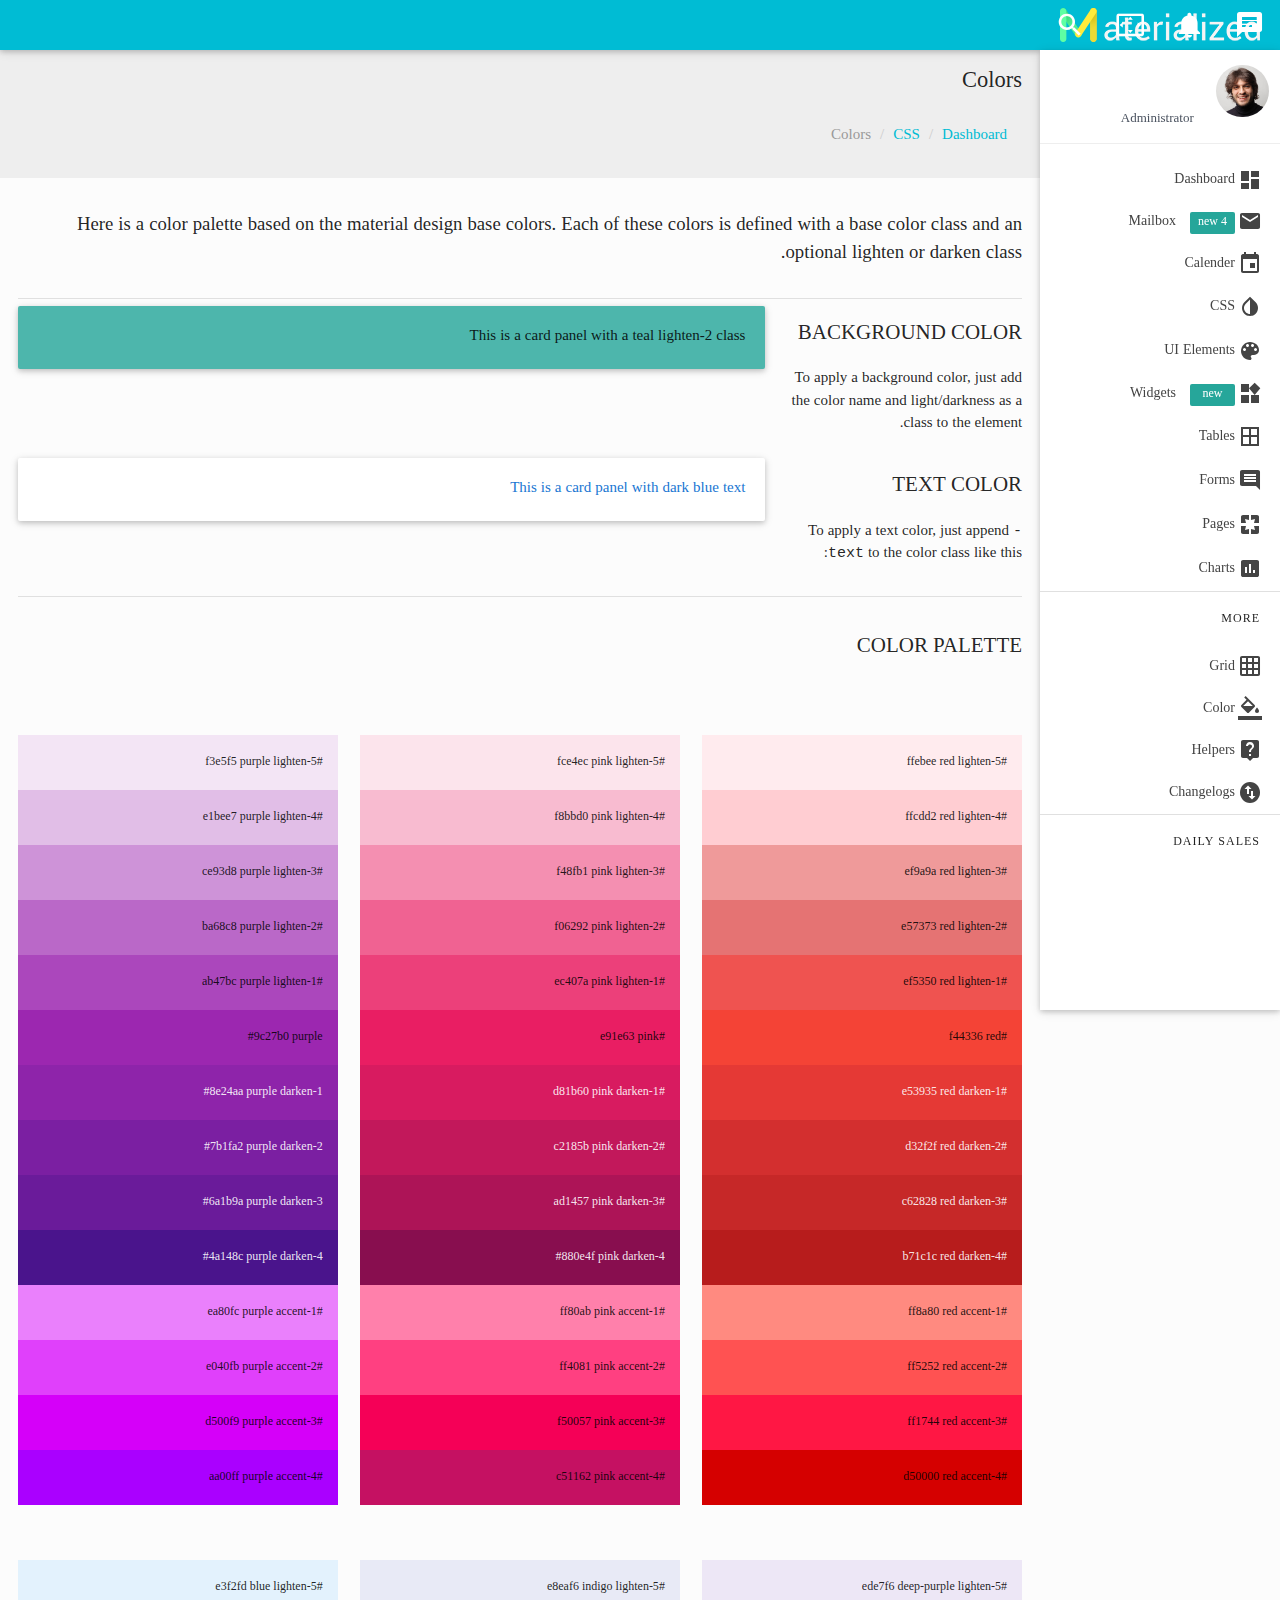
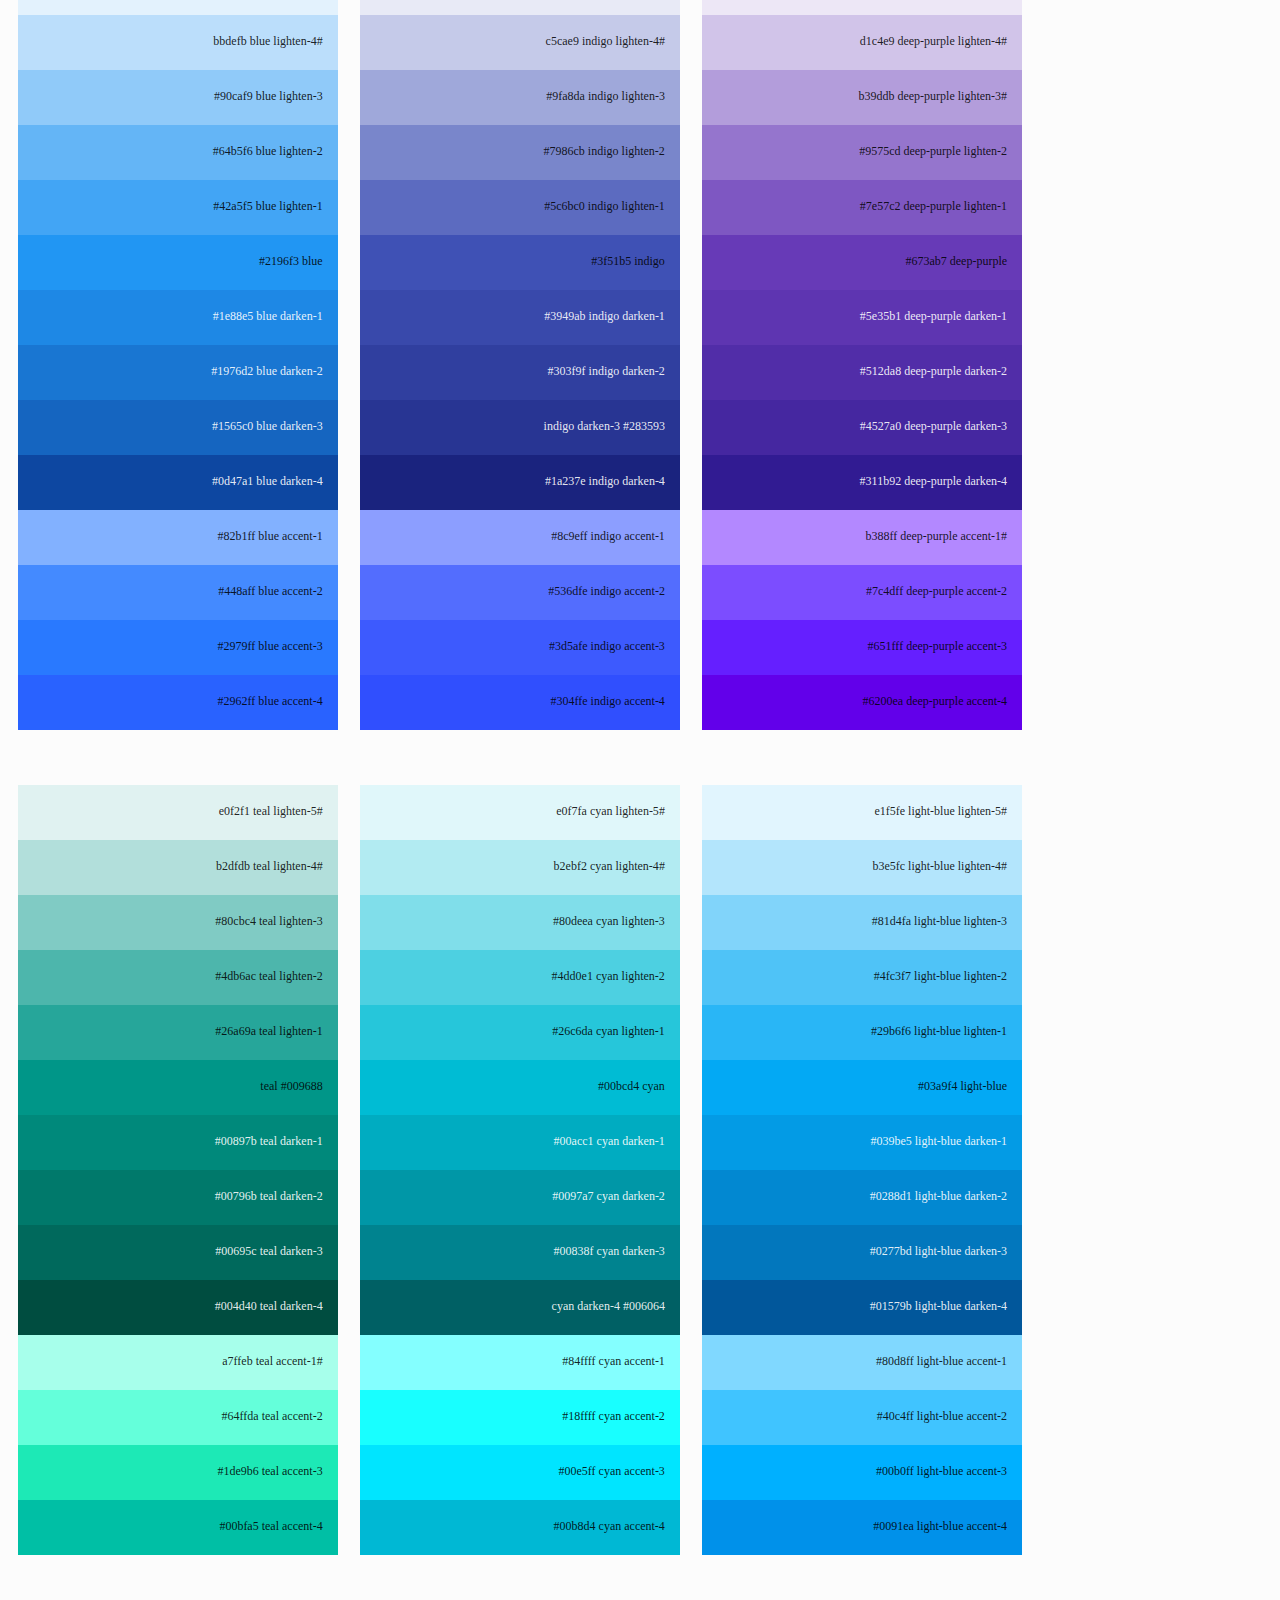
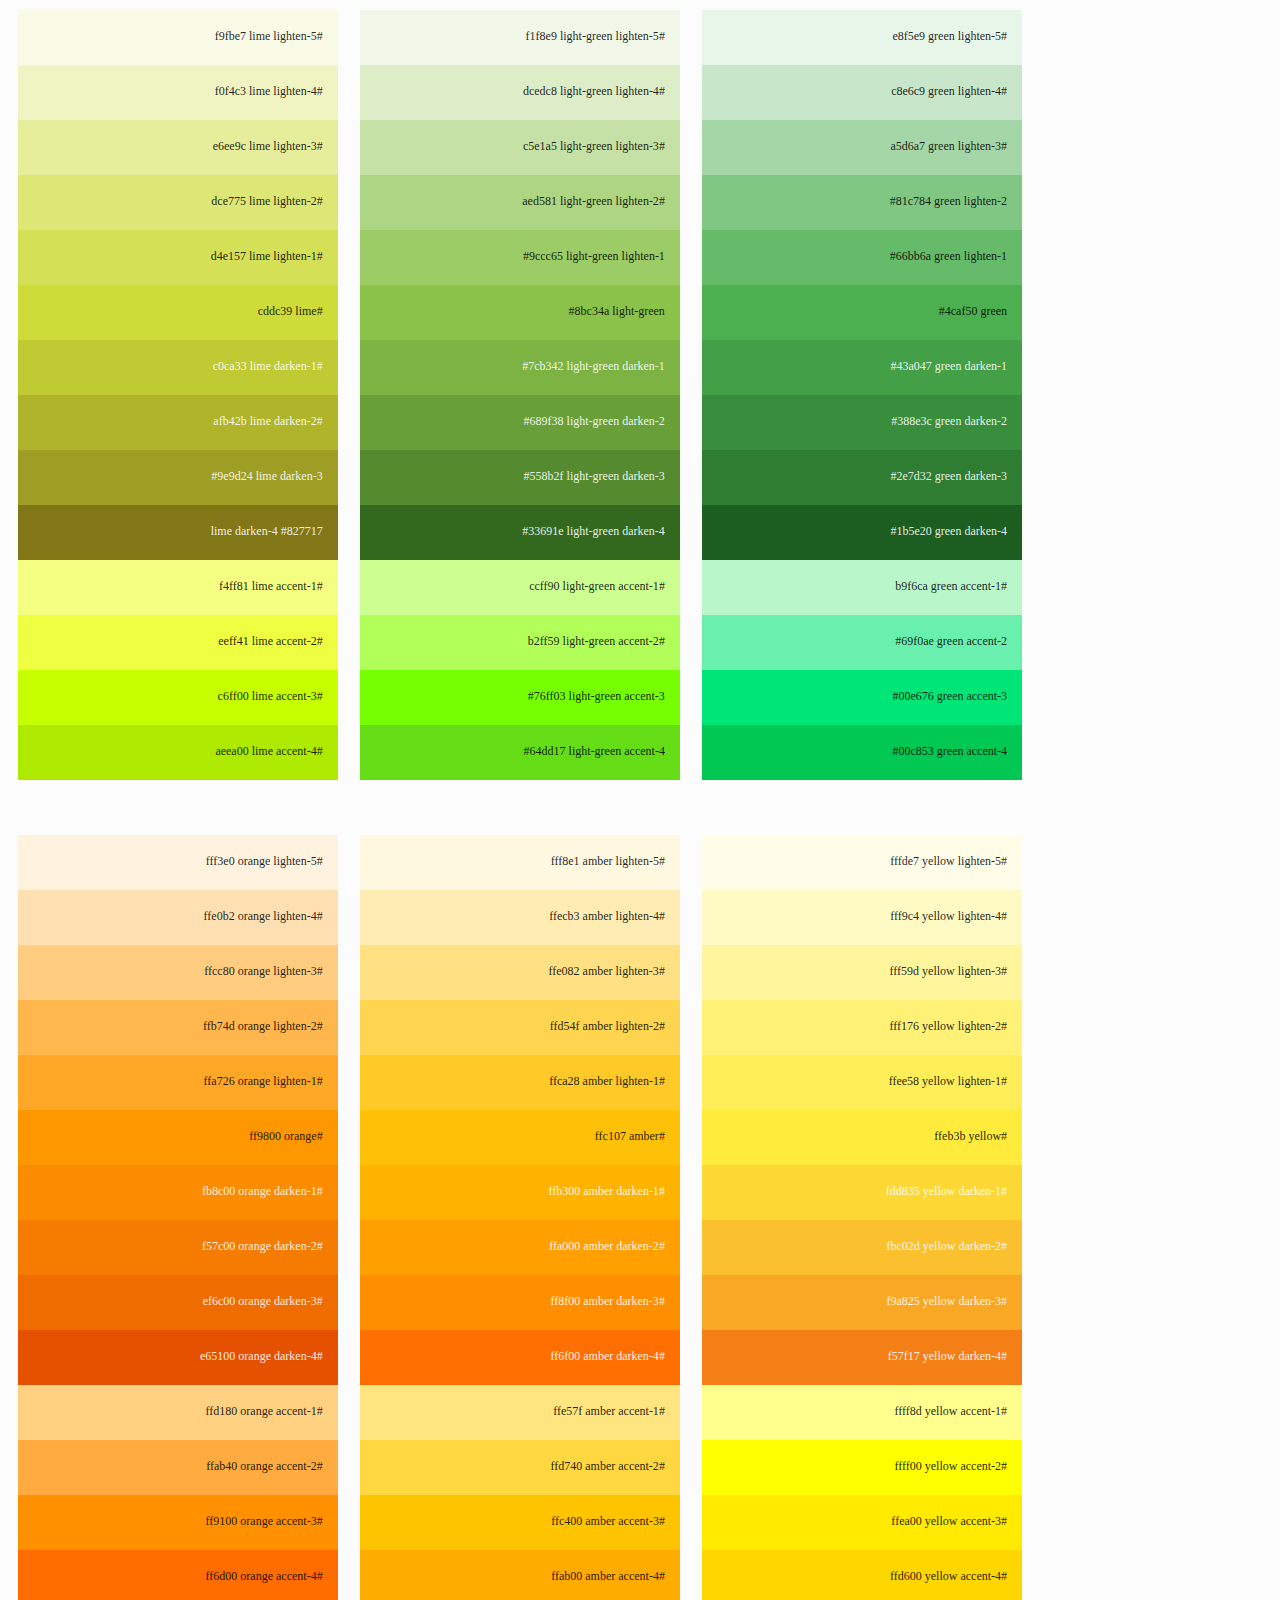
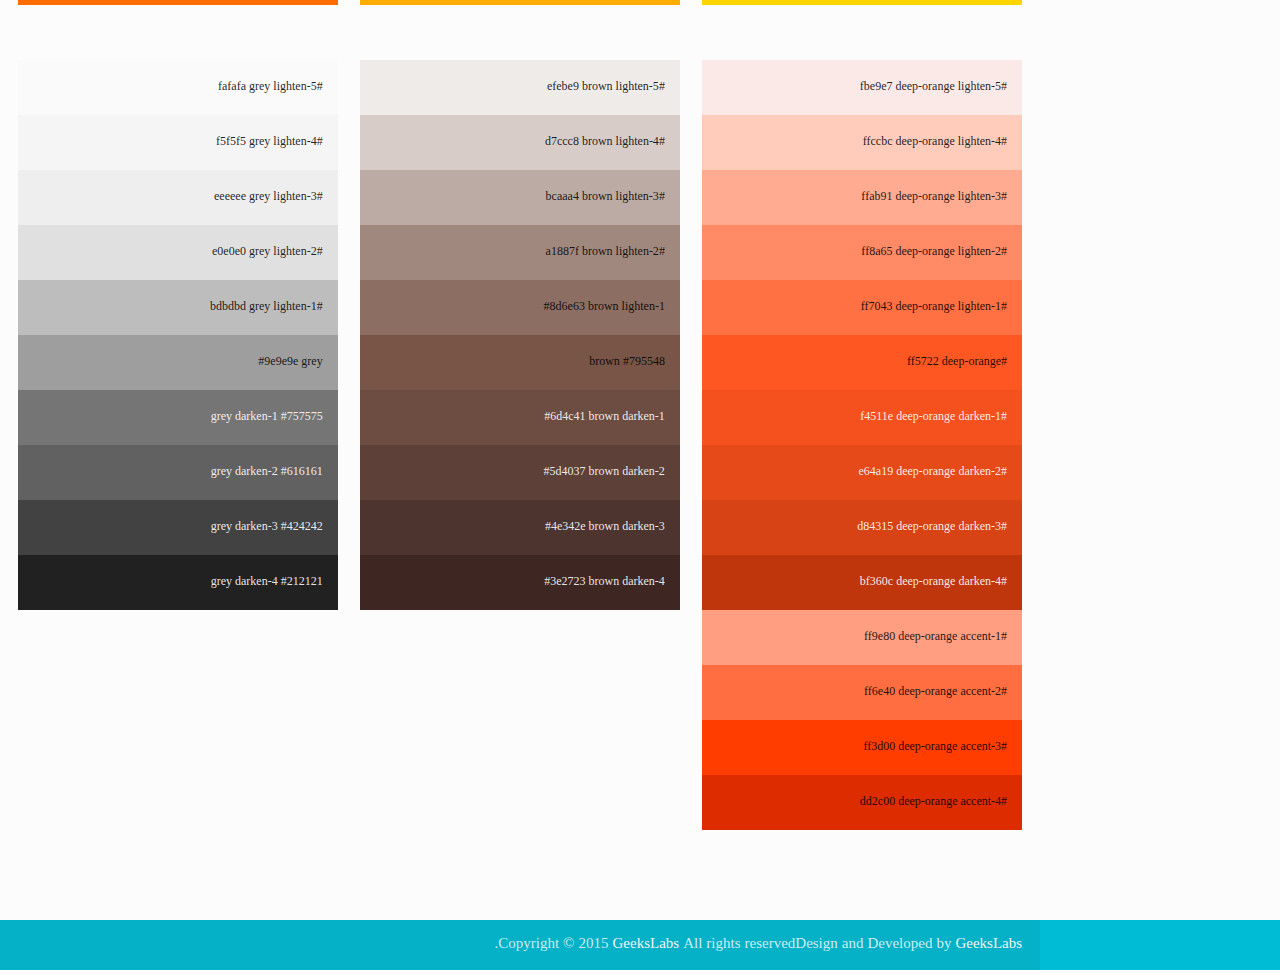
<file: css-color.html>
<!DOCTYPE html>
<html lang="en">

<!--================================================================================
	Item Name: Materialize - Material Design Admin Template
	Version: 1.0
	Author: GeeksLabs
	Author URL: http://www.themeforest.net/user/geekslabs
================================================================================ -->

<head>
    <meta http-equiv="Content-Type" content="text/html; charset=UTF-8">
    <meta name="viewport" content="width=device-width, initial-scale=1, maximum-scale=1.0, user-scalable=no">
    <meta http-equiv="X-UA-Compatible" content="IE=edge">
    <meta name="msapplication-tap-highlight" content="no">
    <meta name="description" content="Materialize is a Material Design Admin Template,It's modern, responsive and based on Material Design by Google. ">
    <meta name="keywords" content="materialize, admin template, dashboard template, flat admin template, responsive admin template,">
    <title>Colors | Materialize - Material Design Admin Template</title>

    <!-- Favicons-->
    <link rel="icon" href="images/favicon/favicon-32x32.png" sizes="32x32">
    <!-- Favicons-->
    <link rel="apple-touch-icon-precomposed" href="images/favicon/apple-touch-icon-152x152.png">
    <!-- For iPhone -->
    <meta name="msapplication-TileColor" content="#00bcd4">
    <meta name="msapplication-TileImage" content="images/favicon/mstile-144x144.png">
    <!-- For Windows Phone -->


    <!-- CORE CSS-->
    
    <link href="css/materialize.css" type="text/css" rel="stylesheet" media="screen,projection">
    <link href="css/style.css" type="text/css" rel="stylesheet" media="screen,projection">


    <!-- INCLUDED PLUGIN CSS ON THIS PAGE -->
    <link href="css/prism.css" type="text/css" rel="stylesheet" media="screen,projection">
    <link href="js/plugins/perfect-scrollbar/perfect-scrollbar.css" type="text/css" rel="stylesheet" media="screen,projection">
    <link href="js/plugins/chartist-js/chartist.min.css" type="text/css" rel="stylesheet" media="screen,projection">
</head>

<body>
    <!-- Start Page Loading -->
    <div id="loader-wrapper">
        <div id="loader"></div>        
        <div class="loader-section section-left"></div>
        <div class="loader-section section-right"></div>
    </div>
    <!-- End Page Loading -->

    <!-- //////////////////////////////////////////////////////////////////////////// -->

    <!-- START HEADER -->
    <header id="header" class="page-topbar">
        <!-- start header nav-->
        <div class="navbar-fixed">
            <nav class="cyan">
                <div class="nav-wrapper">
                    <h1 class="logo-wrapper"><a href="index.html" class="brand-logo darken-1"><img src="images/materialize-logo.png" alt="materialize logo"></a> <span class="logo-text">Materialize</span></h1>
                    <ul class="right hide-on-med-and-down">
                        <li class="search-out">
                            <input type="text" class="search-out-text">
                        </li>
                        <li>    
                            <a href="javascript:void(0);" class="waves-effect waves-block waves-light show-search"><i class="mdi-action-search"></i></a>                              
                        </li>
                        <li><a href="javascript:void(0);" class="waves-effect waves-block waves-light toggle-fullscreen"><i class="mdi-action-settings-overscan"></i></a>
                        </li>
                        <li><a href="javascript:void(0);" class="waves-effect waves-block waves-light"><i class="mdi-social-notifications"></i></a>
                        </li>
                        <!-- Dropdown Trigger -->                        
                        <li><a href="#" data-activates="chat-out" class="waves-effect waves-block waves-light chat-collapse"><i class="mdi-communication-chat"></i></a>
                        </li>
                    </ul>
                </div>
            </nav>
        </div>
        <!-- end header nav-->
  </header>
    <!-- END HEADER -->

    <!-- //////////////////////////////////////////////////////////////////////////// -->

    <!-- START MAIN -->
    <div id="main">
        <!-- START WRAPPER -->
        <div class="wrapper">

            <!-- START LEFT SIDEBAR NAV-->
            <aside id="left-sidebar-nav">
                <ul id="slide-out" class="side-nav fixed leftside-navigation">
                    <li class="user-details cyan darken-2">
                        <div class="row">
                            <div class="col col s4 m4 l4">
                                <img src="images/avatar.jpg" alt="" class="circle responsive-img valign profile-image">
                            </div>
                            <div class="col col s8 m8 l8">
                                <ul id="profile-dropdown" class="dropdown-content">
                                    <li><a href="#"><i class="mdi-action-face-unlock"></i> Profile</a>
                                    </li>
                                    <li><a href="#"><i class="mdi-action-settings"></i> Settings</a>
                                    </li>
                                    <li><a href="#"><i class="mdi-communication-live-help"></i> Help</a>
                                    </li>
                                    <li class="divider"></li>
                                    <li><a href="#"><i class="mdi-action-lock-outline"></i> Lock</a>
                                    </li>
                                    <li><a href="#"><i class="mdi-hardware-keyboard-tab"></i> Logout</a>
                                    </li>
                                </ul>
                                <a class="btn-flat dropdown-button waves-effect waves-light white-text profile-btn" href="#" data-activates="profile-dropdown">John Doe<i class="mdi-navigation-arrow-drop-down right"></i></a>
                                <p class="user-roal">Administrator</p>
                            </div>
                        </div>
                    </li>
                    <li class="bold"><a href="index.html" class="waves-effect waves-cyan"><i class="mdi-action-dashboard"></i> Dashboard</a>
                    </li>
                    <li class="bold"><a href="app-email.html" class="waves-effect waves-cyan"><i class="mdi-communication-email"></i> Mailbox <span class="new badge">4</span></a>
                    </li>
                    <li class="bold"><a href="app-calendar.html" class="waves-effect waves-cyan"><i class="mdi-editor-insert-invitation"></i> Calender</a>
                    </li>
                    <li class="no-padding">
                        <ul class="collapsible collapsible-accordion">
                            <li class="bold"><a class="collapsible-header waves-effect waves-cyan"><i class="mdi-action-invert-colors"></i> CSS</a>
                                <div class="collapsible-body">
                                    <ul>
                                        <li><a href="css-typography.html">Typography</a>
                                        </li>                                        
                                        <li><a href="css-icons.html">Icons</a>
                                        </li>
                                        <li><a href="css-shadow.html">Shadow</a>
                                        </li>
                                        <li><a href="css-media.html">Media</a>
                                        </li>
                                        <li><a href="css-sass.html">Sass</a>
                                        </li>
                                    </ul>
                                </div>
                            </li>
                            <li class="bold"><a class="collapsible-header  waves-effect waves-cyan"><i class="mdi-image-palette"></i> UI Elements</a>
                                <div class="collapsible-body">
                                    <ul>
                                        <li><a href="ui-buttons.html">Buttons</a>
                                        </li>
                                        <li><a href="ui-badges.html">Badges</a>
                                        </li>
                                        <li><a href="ui-cards.html">Cards</a>
                                        </li>
                                        <li><a href="ui-collections.html">Collections</a>
                                        </li>
                                        <li><a href="ui-accordions.html">Accordian</a>
                                        </li>                                        
                                        <li><a href="ui-navbar.html">Navbar</a>
                                        </li>
                                        <li><a href="ui-pagination.html">Pagination</a>
                                        </li>
                                        <li><a href="ui-preloader.html">Preloader</a>
                                        </li>
                                        <li><a href="ui-modals.html">Modals</a>
                                        </li>
                                        <li><a href="ui-media.html">Media</a>
                                        </li>
                                        <li><a href="ui-toasts.html">Toasts</a>
                                        </li>
                                        <li><a href="ui-tooltip.html">Tooltip</a>
                                        </li>
                                    </ul>
                                </div>
                            </li>
                            <li class="bold"><a href="app-widget.html" class="waves-effect waves-cyan"><i class="mdi-device-now-widgets"></i> Widgets <span class="new badge"></span></a>
                            </li>
                            <li class="bold"><a class="collapsible-header  waves-effect waves-cyan"><i class="mdi-editor-border-all"></i> Tables</a>
                                <div class="collapsible-body">
                                    <ul>
                                        <li><a href="table-basic.html">Basic Tables</a>
                                        </li>
                                        <li><a href="table-data.html">Data Tables</a>
                                        </li>
                                    </ul>
                                </div>
                            </li>
                            <li class="bold"><a class="collapsible-header  waves-effect waves-cyan"><i class="mdi-editor-insert-comment"></i> Forms</a>
                                <div class="collapsible-body">
                                    <ul>
                                        <li><a href="form-elements.html">Form Elements</a>
                                        </li>
                                        <li><a href="form-layouts.html">Form Layouts</a>
                                        </li>
                                    </ul>
                                </div>
                            </li>
                            <li class="bold"><a class="collapsible-header  waves-effect waves-cyan"><i class="mdi-social-pages"></i> Pages</a>
                                <div class="collapsible-body">
                                    <ul>                                        
                                        <li><a href="page-login.html">Login</a>
                                        </li>
                                        <li><a href="page-register.html">Register</a>
                                        </li>
                                        <li><a href="page-lock-screen.html">Lock Screen</a>
                                        </li>
                                        <li><a href="page-invoice.html">Invoice</a>
                                        </li>
                                        <li><a href="page-404.html">404</a>
                                        </li>
                                        <li><a href="page-500.html">500</a>
                                        </li>
                                        <li><a href="page-blank.html">Blank</a>
                                        </li>
                                    </ul>
                                </div>
                            </li>
                            <li class="bold"><a class="collapsible-header waves-effect waves-cyan"><i class="mdi-editor-insert-chart"></i> Charts</a>
                                <div class="collapsible-body">
                                    <ul>
                                        <li><a href="charts-chartjs.html">Chart JS</a>
                                        </li>
                                        <li><a href="charts-chartist.html">Chartist</a>
                                        </li>
                                        <li><a href="charts-morris.html">Morris Charts</a>
                                        </li>
                                        <li><a href="charts-xcharts.html">xCharts</a>
                                        </li>
                                        <li><a href="charts-flotcharts.html">Flot Charts</a>
                                        </li>
                                        <li><a href="charts-sparklines.html">Sparkline Charts</a>
                                        </li>
                                    </ul>
                                </div>
                            </li>
                        </ul>
                    </li>
                    <li class="li-hover"><div class="divider"></div></li>
                    <li class="li-hover"><p class="ultra-small margin more-text">MORE</p></li>
                    <li><a href="css-grid.html"><i class="mdi-image-grid-on"></i> Grid</a>
                    </li>
                    <li><a href="css-color.html"><i class="mdi-editor-format-color-fill"></i> Color</a>
                    </li>
                    <li><a href="css-helpers.html"><i class="mdi-communication-live-help"></i> Helpers</a>
                    </li>
                    <li><a href="changelogs.html"><i class="mdi-action-swap-vert-circle"></i> Changelogs</a>
                    </li>
                    <li class="li-hover"><div class="divider"></div></li>
                    <li class="li-hover"><p class="ultra-small margin more-text">Daily Sales</p></li>
                    <li class="li-hover">
                        <div class="row">
                            <div class="col s12 m12 l12">
                                <div class="sample-chart-wrapper">                            
                                    <div class="ct-chart ct-golden-section" id="ct2-chart"></div>
                                </div>
                            </div>
                        </div>
                    </li>
                </ul>
                <a href="#" data-activates="slide-out" class="sidebar-collapse btn-floating btn-medium waves-effect waves-light hide-on-large-only darken-2"><i class="mdi-navigation-menu" ></i></a>
            </aside>
            <!-- END LEFT SIDEBAR NAV-->

            <!-- //////////////////////////////////////////////////////////////////////////// -->

            <!-- START CONTENT -->
            <section id="content">

                <!--breadcrumbs start-->
                <div id="breadcrumbs-wrapper" class=" grey lighten-3">
                    <div class="container">
                        <div class="row">
                            <div class="col s12 m12 l12">
                                <h5 class="breadcrumbs-title">Colors</h5>
                                <ol class="breadcrumb">
                                    <li><a href="index.html">Dashboard</a>
                                    </li>
                                    <li><a href="#">CSS</a>
                                    </li>
                                    <li class="active">Colors</li>
                                </ol>
                            </div>
                        </div>
                    </div>
                </div>
                <!--breadcrumbs end-->


                <!--start container-->
                <div class="container">


                    <div class="section">
                        <p class="caption">Here is a color palette based on the material design base colors. Each of these colors is defined with a base color class and an optional lighten or darken class.</p>
                        <div class="divider"></div>

                        <!--Color Usage-->
                        <div id="color-usage">
                            <div class="row">
                                <div class="col s12 m4 l3">
                                    <h4 class="header">Background Color</h4>
                                    <p>To apply a background color, just add the color name and light/darkness as a class to the element.</p>
                                </div>
                                <div class="col s12 m8 l9">
                                    <div class="card-panel teal lighten-2">This is a card panel with a teal lighten-2 class</div>
                                </div>
                            </div>
                            <div class="row">
                                <div class="col s12 m4 l3">
                                    <h4 class="header">Text Color</h4>
                                    <p>To apply a text color, just append <code class="languague-markup">-text</code> to the color class like this:</p>
                                </div>
                                <div class="col s12 m8 l9">
                                    <div class="card-panel"><span class="blue-text text-darken-2">This is a card panel with dark blue text</span>
                                    </div>
                                </div>
                            </div>
                        </div>
                    </div>

                    <!--Dynamic Color-->
                    <div class="divider"></div>
                    <div id="dynamic-color" class="section">
                        <div class="row">
                            <div class="dynamic-color">
                                <div class="col s12 m12 l12">
                                    <h4 class="header">Color Palette</h4>
                                </div>
                                <div class="col s12 m6 l4">
                                    <div class="red lighten-5">#ffebee red lighten-5</div>
                                    <div class="red lighten-4">#ffcdd2 red lighten-4</div>
                                    <div class="red lighten-3">#ef9a9a red lighten-3</div>
                                    <div class="red lighten-2">#e57373 red lighten-2</div>
                                    <div class="red lighten-1">#ef5350 red lighten-1</div>
                                    <div class="red">#f44336 red</div>
                                    <div class="red darken-1" style="color: rgba(255, 255, 255, 0.901961);">#e53935 red darken-1</div>
                                    <div class="red darken-2" style="color: rgba(255, 255, 255, 0.901961);">#d32f2f red darken-2</div>
                                    <div class="red darken-3" style="color: rgba(255, 255, 255, 0.901961);">#c62828 red darken-3</div>
                                    <div class="red darken-4" style="color: rgba(255, 255, 255, 0.901961);">#b71c1c red darken-4</div>
                                    <div class="red accent-1">#ff8a80 red accent-1</div>
                                    <div class="red accent-2">#ff5252 red accent-2</div>
                                    <div class="red accent-3">#ff1744 red accent-3</div>
                                    <div class="red accent-4">#d50000 red accent-4</div>
                                </div>

                                <div class="col s12 m6 l4">
                                    <div class="pink lighten-5">#fce4ec pink lighten-5</div>
                                    <div class="pink lighten-4">#f8bbd0 pink lighten-4</div>
                                    <div class="pink lighten-3">#f48fb1 pink lighten-3</div>
                                    <div class="pink lighten-2">#f06292 pink lighten-2</div>
                                    <div class="pink lighten-1">#ec407a pink lighten-1</div>
                                    <div class="pink">#e91e63 pink</div>
                                    <div class="pink darken-1" style="color: rgba(255, 255, 255, 0.901961);">#d81b60 pink darken-1</div>
                                    <div class="pink darken-2" style="color: rgba(255, 255, 255, 0.901961);">#c2185b pink darken-2</div>
                                    <div class="pink darken-3" style="color: rgba(255, 255, 255, 0.901961);">#ad1457 pink darken-3</div>
                                    <div class="pink darken-4" style="color: rgba(255, 255, 255, 0.901961);">#880e4f pink darken-4</div>
                                    <div class="pink accent-1">#ff80ab pink accent-1</div>
                                    <div class="pink accent-2">#ff4081 pink accent-2</div>
                                    <div class="pink accent-3">#f50057 pink accent-3</div>
                                    <div class="pink accent-4">#c51162 pink accent-4</div>
                                </div>
                                <div class="col s12 m6 l4">
                                    <div class="purple lighten-5">#f3e5f5 purple lighten-5</div>
                                    <div class="purple lighten-4">#e1bee7 purple lighten-4</div>
                                    <div class="purple lighten-3">#ce93d8 purple lighten-3</div>
                                    <div class="purple lighten-2">#ba68c8 purple lighten-2</div>
                                    <div class="purple lighten-1">#ab47bc purple lighten-1</div>
                                    <div class="purple">#9c27b0 purple</div>
                                    <div class="purple darken-1" style="color: rgba(255, 255, 255, 0.901961);">#8e24aa purple darken-1</div>
                                    <div class="purple darken-2" style="color: rgba(255, 255, 255, 0.901961);">#7b1fa2 purple darken-2</div>
                                    <div class="purple darken-3" style="color: rgba(255, 255, 255, 0.901961);">#6a1b9a purple darken-3</div>
                                    <div class="purple darken-4" style="color: rgba(255, 255, 255, 0.901961);">#4a148c purple darken-4</div>
                                    <div class="purple accent-1">#ea80fc purple accent-1</div>
                                    <div class="purple accent-2">#e040fb purple accent-2</div>
                                    <div class="purple accent-3">#d500f9 purple accent-3</div>
                                    <div class="purple accent-4">#aa00ff purple accent-4</div>
                                </div>
                                <div class="col s12 m6 l4">
                                    <div class="deep-purple lighten-5">#ede7f6 deep-purple lighten-5</div>
                                    <div class="deep-purple lighten-4">#d1c4e9 deep-purple lighten-4</div>
                                    <div class="deep-purple lighten-3">#b39ddb deep-purple lighten-3</div>
                                    <div class="deep-purple lighten-2">#9575cd deep-purple lighten-2</div>
                                    <div class="deep-purple lighten-1">#7e57c2 deep-purple lighten-1</div>
                                    <div class="deep-purple">#673ab7 deep-purple</div>
                                    <div class="deep-purple darken-1" style="color: rgba(255, 255, 255, 0.901961);">#5e35b1 deep-purple darken-1</div>
                                    <div class="deep-purple darken-2" style="color: rgba(255, 255, 255, 0.901961);">#512da8 deep-purple darken-2</div>
                                    <div class="deep-purple darken-3" style="color: rgba(255, 255, 255, 0.901961);">#4527a0 deep-purple darken-3</div>
                                    <div class="deep-purple darken-4" style="color: rgba(255, 255, 255, 0.901961);">#311b92 deep-purple darken-4</div>
                                    <div class="deep-purple accent-1">#b388ff deep-purple accent-1</div>
                                    <div class="deep-purple accent-2">#7c4dff deep-purple accent-2</div>
                                    <div class="deep-purple accent-3">#651fff deep-purple accent-3</div>
                                    <div class="deep-purple accent-4">#6200ea deep-purple accent-4</div>
                                </div>
                                <div class="col s12 m6 l4">
                                    <div class="indigo lighten-5">#e8eaf6 indigo lighten-5</div>
                                    <div class="indigo lighten-4">#c5cae9 indigo lighten-4</div>
                                    <div class="indigo lighten-3">#9fa8da indigo lighten-3</div>
                                    <div class="indigo lighten-2">#7986cb indigo lighten-2</div>
                                    <div class="indigo lighten-1">#5c6bc0 indigo lighten-1</div>
                                    <div class="indigo">#3f51b5 indigo</div>
                                    <div class="indigo darken-1" style="color: rgba(255, 255, 255, 0.901961);">#3949ab indigo darken-1</div>
                                    <div class="indigo darken-2" style="color: rgba(255, 255, 255, 0.901961);">#303f9f indigo darken-2</div>
                                    <div class="indigo darken-3" style="color: rgba(255, 255, 255, 0.901961);">#283593 indigo darken-3</div>
                                    <div class="indigo darken-4" style="color: rgba(255, 255, 255, 0.901961);">#1a237e indigo darken-4</div>
                                    <div class="indigo accent-1">#8c9eff indigo accent-1</div>
                                    <div class="indigo accent-2">#536dfe indigo accent-2</div>
                                    <div class="indigo accent-3">#3d5afe indigo accent-3</div>
                                    <div class="indigo accent-4">#304ffe indigo accent-4</div>
                                </div>
                                <div class="col s12 m6 l4">
                                    <div class="blue lighten-5">#e3f2fd blue lighten-5</div>
                                    <div class="blue lighten-4">#bbdefb blue lighten-4</div>
                                    <div class="blue lighten-3">#90caf9 blue lighten-3</div>
                                    <div class="blue lighten-2">#64b5f6 blue lighten-2</div>
                                    <div class="blue lighten-1">#42a5f5 blue lighten-1</div>
                                    <div class="blue">#2196f3 blue</div>
                                    <div class="blue darken-1" style="color: rgba(255, 255, 255, 0.901961);">#1e88e5 blue darken-1</div>
                                    <div class="blue darken-2" style="color: rgba(255, 255, 255, 0.901961);">#1976d2 blue darken-2</div>
                                    <div class="blue darken-3" style="color: rgba(255, 255, 255, 0.901961);">#1565c0 blue darken-3</div>
                                    <div class="blue darken-4" style="color: rgba(255, 255, 255, 0.901961);">#0d47a1 blue darken-4</div>
                                    <div class="blue accent-1">#82b1ff blue accent-1</div>
                                    <div class="blue accent-2">#448aff blue accent-2</div>
                                    <div class="blue accent-3">#2979ff blue accent-3</div>
                                    <div class="blue accent-4">#2962ff blue accent-4</div>
                                </div>
                                <div class="col s12 m6 l4">
                                    <div class="light-blue lighten-5">#e1f5fe light-blue lighten-5</div>
                                    <div class="light-blue lighten-4">#b3e5fc light-blue lighten-4</div>
                                    <div class="light-blue lighten-3">#81d4fa light-blue lighten-3</div>
                                    <div class="light-blue lighten-2">#4fc3f7 light-blue lighten-2</div>
                                    <div class="light-blue lighten-1">#29b6f6 light-blue lighten-1</div>
                                    <div class="light-blue">#03a9f4 light-blue</div>
                                    <div class="light-blue darken-1" style="color: rgba(255, 255, 255, 0.901961);">#039be5 light-blue darken-1</div>
                                    <div class="light-blue darken-2" style="color: rgba(255, 255, 255, 0.901961);">#0288d1 light-blue darken-2</div>
                                    <div class="light-blue darken-3" style="color: rgba(255, 255, 255, 0.901961);">#0277bd light-blue darken-3</div>
                                    <div class="light-blue darken-4" style="color: rgba(255, 255, 255, 0.901961);">#01579b light-blue darken-4</div>
                                    <div class="light-blue accent-1">#80d8ff light-blue accent-1</div>
                                    <div class="light-blue accent-2">#40c4ff light-blue accent-2</div>
                                    <div class="light-blue accent-3">#00b0ff light-blue accent-3</div>
                                    <div class="light-blue accent-4">#0091ea light-blue accent-4</div>
                                </div>
                                <div class="col s12 m6 l4">
                                    <div class="cyan lighten-5">#e0f7fa cyan lighten-5</div>
                                    <div class="cyan lighten-4">#b2ebf2 cyan lighten-4</div>
                                    <div class="cyan lighten-3">#80deea cyan lighten-3</div>
                                    <div class="cyan lighten-2">#4dd0e1 cyan lighten-2</div>
                                    <div class="cyan lighten-1">#26c6da cyan lighten-1</div>
                                    <div class="cyan">#00bcd4 cyan</div>
                                    <div class="cyan darken-1" style="color: rgba(255, 255, 255, 0.901961);">#00acc1 cyan darken-1</div>
                                    <div class="cyan darken-2" style="color: rgba(255, 255, 255, 0.901961);">#0097a7 cyan darken-2</div>
                                    <div class="cyan darken-3" style="color: rgba(255, 255, 255, 0.901961);">#00838f cyan darken-3</div>
                                    <div class="cyan darken-4" style="color: rgba(255, 255, 255, 0.901961);">#006064 cyan darken-4</div>
                                    <div class="cyan accent-1">#84ffff cyan accent-1</div>
                                    <div class="cyan accent-2">#18ffff cyan accent-2</div>
                                    <div class="cyan accent-3">#00e5ff cyan accent-3</div>
                                    <div class="cyan accent-4">#00b8d4 cyan accent-4</div>
                                </div>
                                <div class="col s12 m6 l4">
                                    <div class="teal lighten-5">#e0f2f1 teal lighten-5</div>
                                    <div class="teal lighten-4">#b2dfdb teal lighten-4</div>
                                    <div class="teal lighten-3">#80cbc4 teal lighten-3</div>
                                    <div class="teal lighten-2">#4db6ac teal lighten-2</div>
                                    <div class="teal lighten-1">#26a69a teal lighten-1</div>
                                    <div class="teal">#009688 teal</div>
                                    <div class="teal darken-1" style="color: rgba(255, 255, 255, 0.901961);">#00897b teal darken-1</div>
                                    <div class="teal darken-2" style="color: rgba(255, 255, 255, 0.901961);">#00796b teal darken-2</div>
                                    <div class="teal darken-3" style="color: rgba(255, 255, 255, 0.901961);">#00695c teal darken-3</div>
                                    <div class="teal darken-4" style="color: rgba(255, 255, 255, 0.901961);">#004d40 teal darken-4</div>
                                    <div class="teal accent-1">#a7ffeb teal accent-1</div>
                                    <div class="teal accent-2">#64ffda teal accent-2</div>
                                    <div class="teal accent-3">#1de9b6 teal accent-3</div>
                                    <div class="teal accent-4">#00bfa5 teal accent-4</div>
                                </div>
                                <div class="col s12 m6 l4">
                                    <div class="green lighten-5">#e8f5e9 green lighten-5</div>
                                    <div class="green lighten-4">#c8e6c9 green lighten-4</div>
                                    <div class="green lighten-3">#a5d6a7 green lighten-3</div>
                                    <div class="green lighten-2">#81c784 green lighten-2</div>
                                    <div class="green lighten-1">#66bb6a green lighten-1</div>
                                    <div class="green">#4caf50 green</div>
                                    <div class="green darken-1" style="color: rgba(255, 255, 255, 0.901961);">#43a047 green darken-1</div>
                                    <div class="green darken-2" style="color: rgba(255, 255, 255, 0.901961);">#388e3c green darken-2</div>
                                    <div class="green darken-3" style="color: rgba(255, 255, 255, 0.901961);">#2e7d32 green darken-3</div>
                                    <div class="green darken-4" style="color: rgba(255, 255, 255, 0.901961);">#1b5e20 green darken-4</div>
                                    <div class="green accent-1">#b9f6ca green accent-1</div>
                                    <div class="green accent-2">#69f0ae green accent-2</div>
                                    <div class="green accent-3">#00e676 green accent-3</div>
                                    <div class="green accent-4">#00c853 green accent-4</div>
                                </div>
                                <div class="col s12 m6 l4">
                                    <div class="light-green lighten-5">#f1f8e9 light-green lighten-5</div>
                                    <div class="light-green lighten-4">#dcedc8 light-green lighten-4</div>
                                    <div class="light-green lighten-3">#c5e1a5 light-green lighten-3</div>
                                    <div class="light-green lighten-2">#aed581 light-green lighten-2</div>
                                    <div class="light-green lighten-1">#9ccc65 light-green lighten-1</div>
                                    <div class="light-green">#8bc34a light-green</div>
                                    <div class="light-green darken-1" style="color: rgba(255, 255, 255, 0.901961);">#7cb342 light-green darken-1</div>
                                    <div class="light-green darken-2" style="color: rgba(255, 255, 255, 0.901961);">#689f38 light-green darken-2</div>
                                    <div class="light-green darken-3" style="color: rgba(255, 255, 255, 0.901961);">#558b2f light-green darken-3</div>
                                    <div class="light-green darken-4" style="color: rgba(255, 255, 255, 0.901961);">#33691e light-green darken-4</div>
                                    <div class="light-green accent-1">#ccff90 light-green accent-1</div>
                                    <div class="light-green accent-2">#b2ff59 light-green accent-2</div>
                                    <div class="light-green accent-3">#76ff03 light-green accent-3</div>
                                    <div class="light-green accent-4">#64dd17 light-green accent-4</div>
                                </div>
                                <div class="col s12 m6 l4">
                                    <div class="lime lighten-5">#f9fbe7 lime lighten-5</div>
                                    <div class="lime lighten-4">#f0f4c3 lime lighten-4</div>
                                    <div class="lime lighten-3">#e6ee9c lime lighten-3</div>
                                    <div class="lime lighten-2">#dce775 lime lighten-2</div>
                                    <div class="lime lighten-1">#d4e157 lime lighten-1</div>
                                    <div class="lime">#cddc39 lime</div>
                                    <div class="lime darken-1" style="color: rgba(255, 255, 255, 0.901961);">#c0ca33 lime darken-1</div>
                                    <div class="lime darken-2" style="color: rgba(255, 255, 255, 0.901961);">#afb42b lime darken-2</div>
                                    <div class="lime darken-3" style="color: rgba(255, 255, 255, 0.901961);">#9e9d24 lime darken-3</div>
                                    <div class="lime darken-4" style="color: rgba(255, 255, 255, 0.901961);">#827717 lime darken-4</div>
                                    <div class="lime accent-1">#f4ff81 lime accent-1</div>
                                    <div class="lime accent-2">#eeff41 lime accent-2</div>
                                    <div class="lime accent-3">#c6ff00 lime accent-3</div>
                                    <div class="lime accent-4">#aeea00 lime accent-4</div>
                                </div>
                                <div class="col s12 m6 l4">
                                    <div class="yellow lighten-5">#fffde7 yellow lighten-5</div>
                                    <div class="yellow lighten-4">#fff9c4 yellow lighten-4</div>
                                    <div class="yellow lighten-3">#fff59d yellow lighten-3</div>
                                    <div class="yellow lighten-2">#fff176 yellow lighten-2</div>
                                    <div class="yellow lighten-1">#ffee58 yellow lighten-1</div>
                                    <div class="yellow">#ffeb3b yellow</div>
                                    <div class="yellow darken-1" style="color: rgba(255, 255, 255, 0.901961);">#fdd835 yellow darken-1</div>
                                    <div class="yellow darken-2" style="color: rgba(255, 255, 255, 0.901961);">#fbc02d yellow darken-2</div>
                                    <div class="yellow darken-3" style="color: rgba(255, 255, 255, 0.901961);">#f9a825 yellow darken-3</div>
                                    <div class="yellow darken-4" style="color: rgba(255, 255, 255, 0.901961);">#f57f17 yellow darken-4</div>
                                    <div class="yellow accent-1">#ffff8d yellow accent-1</div>
                                    <div class="yellow accent-2">#ffff00 yellow accent-2</div>
                                    <div class="yellow accent-3">#ffea00 yellow accent-3</div>
                                    <div class="yellow accent-4">#ffd600 yellow accent-4</div>
                                </div>
                                <div class="col s12 m6 l4">
                                    <div class="amber lighten-5">#fff8e1 amber lighten-5</div>
                                    <div class="amber lighten-4">#ffecb3 amber lighten-4</div>
                                    <div class="amber lighten-3">#ffe082 amber lighten-3</div>
                                    <div class="amber lighten-2">#ffd54f amber lighten-2</div>
                                    <div class="amber lighten-1">#ffca28 amber lighten-1</div>
                                    <div class="amber">#ffc107 amber</div>
                                    <div class="amber darken-1" style="color: rgba(255, 255, 255, 0.901961);">#ffb300 amber darken-1</div>
                                    <div class="amber darken-2" style="color: rgba(255, 255, 255, 0.901961);">#ffa000 amber darken-2</div>
                                    <div class="amber darken-3" style="color: rgba(255, 255, 255, 0.901961);">#ff8f00 amber darken-3</div>
                                    <div class="amber darken-4" style="color: rgba(255, 255, 255, 0.901961);">#ff6f00 amber darken-4</div>
                                    <div class="amber accent-1">#ffe57f amber accent-1</div>
                                    <div class="amber accent-2">#ffd740 amber accent-2</div>
                                    <div class="amber accent-3">#ffc400 amber accent-3</div>
                                    <div class="amber accent-4">#ffab00 amber accent-4</div>
                                </div>
                                <div class="col s12 m6 l4">
                                    <div class="orange lighten-5">#fff3e0 orange lighten-5</div>
                                    <div class="orange lighten-4">#ffe0b2 orange lighten-4</div>
                                    <div class="orange lighten-3">#ffcc80 orange lighten-3</div>
                                    <div class="orange lighten-2">#ffb74d orange lighten-2</div>
                                    <div class="orange lighten-1">#ffa726 orange lighten-1</div>
                                    <div class="orange">#ff9800 orange</div>
                                    <div class="orange darken-1" style="color: rgba(255, 255, 255, 0.901961);">#fb8c00 orange darken-1</div>
                                    <div class="orange darken-2" style="color: rgba(255, 255, 255, 0.901961);">#f57c00 orange darken-2</div>
                                    <div class="orange darken-3" style="color: rgba(255, 255, 255, 0.901961);">#ef6c00 orange darken-3</div>
                                    <div class="orange darken-4" style="color: rgba(255, 255, 255, 0.901961);">#e65100 orange darken-4</div>
                                    <div class="orange accent-1">#ffd180 orange accent-1</div>
                                    <div class="orange accent-2">#ffab40 orange accent-2</div>
                                    <div class="orange accent-3">#ff9100 orange accent-3</div>
                                    <div class="orange accent-4">#ff6d00 orange accent-4</div>
                                </div>
                                <div class="col s12 m6 l4">
                                    <div class="deep-orange lighten-5">#fbe9e7 deep-orange lighten-5</div>
                                    <div class="deep-orange lighten-4">#ffccbc deep-orange lighten-4</div>
                                    <div class="deep-orange lighten-3">#ffab91 deep-orange lighten-3</div>
                                    <div class="deep-orange lighten-2">#ff8a65 deep-orange lighten-2</div>
                                    <div class="deep-orange lighten-1">#ff7043 deep-orange lighten-1</div>
                                    <div class="deep-orange">#ff5722 deep-orange</div>
                                    <div class="deep-orange darken-1" style="color: rgba(255, 255, 255, 0.901961);">#f4511e deep-orange darken-1</div>
                                    <div class="deep-orange darken-2" style="color: rgba(255, 255, 255, 0.901961);">#e64a19 deep-orange darken-2</div>
                                    <div class="deep-orange darken-3" style="color: rgba(255, 255, 255, 0.901961);">#d84315 deep-orange darken-3</div>
                                    <div class="deep-orange darken-4" style="color: rgba(255, 255, 255, 0.901961);">#bf360c deep-orange darken-4</div>
                                    <div class="deep-orange accent-1">#ff9e80 deep-orange accent-1</div>
                                    <div class="deep-orange accent-2">#ff6e40 deep-orange accent-2</div>
                                    <div class="deep-orange accent-3">#ff3d00 deep-orange accent-3</div>
                                    <div class="deep-orange accent-4">#dd2c00 deep-orange accent-4</div>
                                </div>
                                <div class="col s12 m6 l4">
                                    <div class="brown lighten-5">#efebe9 brown lighten-5</div>
                                    <div class="brown lighten-4">#d7ccc8 brown lighten-4</div>
                                    <div class="brown lighten-3">#bcaaa4 brown lighten-3</div>
                                    <div class="brown lighten-2">#a1887f brown lighten-2</div>
                                    <div class="brown lighten-1">#8d6e63 brown lighten-1</div>
                                    <div class="brown">#795548 brown</div>
                                    <div class="brown darken-1" style="color: rgba(255, 255, 255, 0.901961);">#6d4c41 brown darken-1</div>
                                    <div class="brown darken-2" style="color: rgba(255, 255, 255, 0.901961);">#5d4037 brown darken-2</div>
                                    <div class="brown darken-3" style="color: rgba(255, 255, 255, 0.901961);">#4e342e brown darken-3</div>
                                    <div class="brown darken-4" style="color: rgba(255, 255, 255, 0.901961);">#3e2723 brown darken-4</div>
                                </div>
                                <div class="col s12 m6 l4">
                                    <div class="grey lighten-5">#fafafa grey lighten-5</div>
                                    <div class="grey lighten-4">#f5f5f5 grey lighten-4</div>
                                    <div class="grey lighten-3">#eeeeee grey lighten-3</div>
                                    <div class="grey lighten-2">#e0e0e0 grey lighten-2</div>
                                    <div class="grey lighten-1">#bdbdbd grey lighten-1</div>
                                    <div class="grey">#9e9e9e grey</div>
                                    <div class="grey darken-1" style="color: rgba(255, 255, 255, 0.901961);">#757575 grey darken-1</div>
                                    <div class="grey darken-2" style="color: rgba(255, 255, 255, 0.901961);">#616161 grey darken-2</div>
                                    <div class="grey darken-3" style="color: rgba(255, 255, 255, 0.901961);">#424242 grey darken-3</div>
                                    <div class="grey darken-4" style="color: rgba(255, 255, 255, 0.901961);">#212121 grey darken-4</div>
                                </div>
                            </div>

                        </div>
                    </div>

                </div>
                <!--end container-->

            </section>
            <!-- END CONTENT -->

            <!-- //////////////////////////////////////////////////////////////////////////// -->
            <!-- START RIGHT SIDEBAR NAV-->
            <aside id="right-sidebar-nav">
        <ul id="chat-out" class="side-nav rightside-navigation">
            <li class="li-hover">
            <a href="#" data-activates="chat-out" class="chat-close-collapse right"><i class="mdi-navigation-close"></i></a>
            <div id="right-search" class="row">
                <form class="col s12">
                    <div class="input-field">
                        <i class="mdi-action-search prefix"></i>
                        <input id="icon_prefix" type="text" class="validate">
                        <label for="icon_prefix">Search</label>
                    </div>
                </form>
            </div>
            </li>
            <li class="li-hover">
                <ul class="chat-collapsible" data-collapsible="expandable">
                <li>
                    <div class="collapsible-header teal white-text active"><i class="mdi-social-whatshot"></i>Recent Activity</div>
                    <div class="collapsible-body recent-activity">
                        <div class="recent-activity-list chat-out-list row">
                            <div class="col s3 recent-activity-list-icon"><i class="mdi-action-add-shopping-cart"></i>
                            </div>
                            <div class="col s9 recent-activity-list-text">
                                <a href="#">just now</a>
                                <p>Jim Doe Purchased new equipments for zonal office.</p>
                            </div>
                        </div>
                        <div class="recent-activity-list chat-out-list row">
                            <div class="col s3 recent-activity-list-icon"><i class="mdi-device-airplanemode-on"></i>
                            </div>
                            <div class="col s9 recent-activity-list-text">
                                <a href="#">Yesterday</a>
                                <p>Your Next flight for USA will be on 15th August 2015.</p>
                            </div>
                        </div>
                        <div class="recent-activity-list chat-out-list row">
                            <div class="col s3 recent-activity-list-icon"><i class="mdi-action-settings-voice"></i>
                            </div>
                            <div class="col s9 recent-activity-list-text">
                                <a href="#">5 Days Ago</a>
                                <p>Natalya Parker Send you a voice mail for next conference.</p>
                            </div>
                        </div>
                        <div class="recent-activity-list chat-out-list row">
                            <div class="col s3 recent-activity-list-icon"><i class="mdi-action-store"></i>
                            </div>
                            <div class="col s9 recent-activity-list-text">
                                <a href="#">Last Week</a>
                                <p>Jessy Jay open a new store at S.G Road.</p>
                            </div>
                        </div>
                        <div class="recent-activity-list chat-out-list row">
                            <div class="col s3 recent-activity-list-icon"><i class="mdi-action-settings-voice"></i>
                            </div>
                            <div class="col s9 recent-activity-list-text">
                                <a href="#">5 Days Ago</a>
                                <p>Natalya Parker Send you a voice mail for next conference.</p>
                            </div>
                        </div>
                    </div>
                </li>
                <li>
                    <div class="collapsible-header light-blue white-text active"><i class="mdi-editor-attach-money"></i>Sales Repoart</div>
                    <div class="collapsible-body sales-repoart">
                        <div class="sales-repoart-list  chat-out-list row">
                            <div class="col s8">Target Salse</div>
                            <div class="col s4"><span id="sales-line-1"></span>
                            </div>
                        </div>
                        <div class="sales-repoart-list chat-out-list row">
                            <div class="col s8">Payment Due</div>
                            <div class="col s4"><span id="sales-bar-1"></span>
                            </div>
                        </div>
                        <div class="sales-repoart-list chat-out-list row">
                            <div class="col s8">Total Delivery</div>
                            <div class="col s4"><span id="sales-line-2"></span>
                            </div>
                        </div>
                        <div class="sales-repoart-list chat-out-list row">
                            <div class="col s8">Total Progress</div>
                            <div class="col s4"><span id="sales-bar-2"></span>
                            </div>
                        </div>
                    </div>
                </li>
                <li>
                    <div class="collapsible-header red white-text"><i class="mdi-action-stars"></i>Favorite Associates</div>
                    <div class="collapsible-body favorite-associates">
                        <div class="favorite-associate-list chat-out-list row">
                            <div class="col s4"><img src="images/avatar.jpg" alt="" class="circle responsive-img online-user valign profile-image">
                            </div>
                            <div class="col s8">
                                <p>Eileen Sideways</p>
                                <p class="place">Los Angeles, CA</p>
                            </div>
                        </div>
                        <div class="favorite-associate-list chat-out-list row">
                            <div class="col s4"><img src="images/avatar.jpg" alt="" class="circle responsive-img online-user valign profile-image">
                            </div>
                            <div class="col s8">
                                <p>Zaham Sindil</p>
                                <p class="place">San Francisco, CA</p>
                            </div>
                        </div>
                        <div class="favorite-associate-list chat-out-list row">
                            <div class="col s4"><img src="images/avatar.jpg" alt="" class="circle responsive-img offline-user valign profile-image">
                            </div>
                            <div class="col s8">
                                <p>Renov Leongal</p>
                                <p class="place">Cebu City, Philippines</p>
                            </div>
                        </div>
                        <div class="favorite-associate-list chat-out-list row">
                            <div class="col s4"><img src="images/avatar.jpg" alt="" class="circle responsive-img online-user valign profile-image">
                            </div>
                            <div class="col s8">
                                <p>Weno Carasbong</p>
                                <p>Tokyo, Japan</p>
                            </div>
                        </div>
                        <div class="favorite-associate-list chat-out-list row">
                            <div class="col s4"><img src="images/avatar.jpg" alt="" class="circle responsive-img offline-user valign profile-image">
                            </div>
                            <div class="col s8">
                                <p>Nusja Nawancali</p>
                                <p class="place">Bangkok, Thailand</p>
                            </div>
                        </div>
                    </div>
                </li>
                </ul>
            </li>
        </ul>
      </aside>
            <!-- LEFT RIGHT SIDEBAR NAV-->

        </div>
        <!-- END WRAPPER -->

    </div>
    <!-- END MAIN -->



    <!-- //////////////////////////////////////////////////////////////////////////// -->

    <!-- START FOOTER -->
    <footer class="page-footer">
    <div class="footer-copyright">
      <div class="container">
        <span>Copyright © 2015 <a class="grey-text text-lighten-4" href="http://themeforest.net/user/geekslabs/portfolio?ref=geekslabs" target="_blank">GeeksLabs</a> All rights reserved.</span>
        <span class="right"> Design and Developed by <a class="grey-text text-lighten-4" href="http://geekslabs.com/">GeeksLabs</a></span>
        </div>
    </div>
  </footer>
    <!-- END FOOTER -->



    <!-- ================================================
    Scripts
    ================================================ -->
    
    <!-- jQuery Library -->
    <script type="text/javascript" src="js/jquery-1.11.2.min.js"></script>    
    <!--materialize js-->
    <script type="text/javascript" src="js/materialize.js"></script>
    <!--prism-->
    <script type="text/javascript" src="js/prism.js"></script>
    <!--scrollbar-->
    <script type="text/javascript" src="js/plugins/perfect-scrollbar/perfect-scrollbar.min.js"></script>
    <!-- chartist -->
    <script type="text/javascript" src="js/plugins/chartist-js/chartist.min.js"></script>   
    
    <!--plugins.js - Some Specific JS codes for Plugin Settings-->
    <script type="text/javascript" src="js/plugins.js"></script>
    
</body>

</html>
</file>
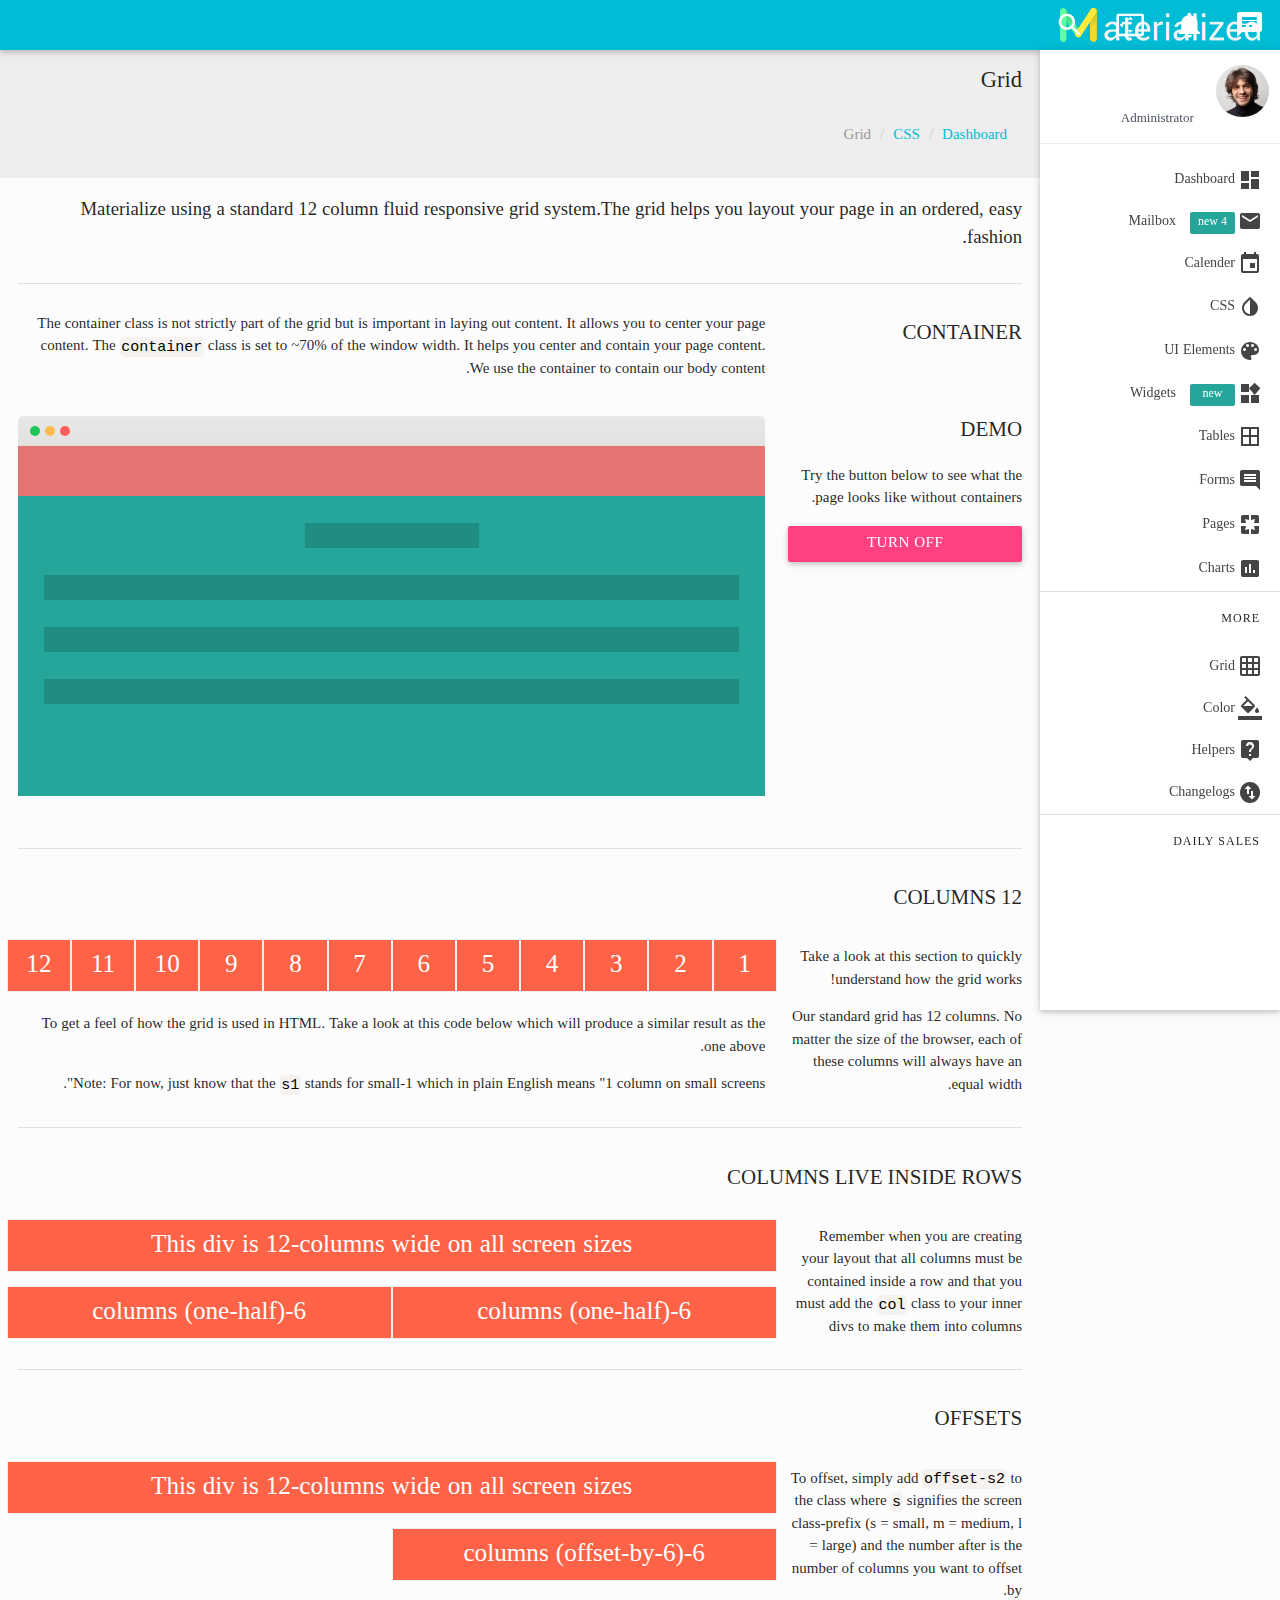
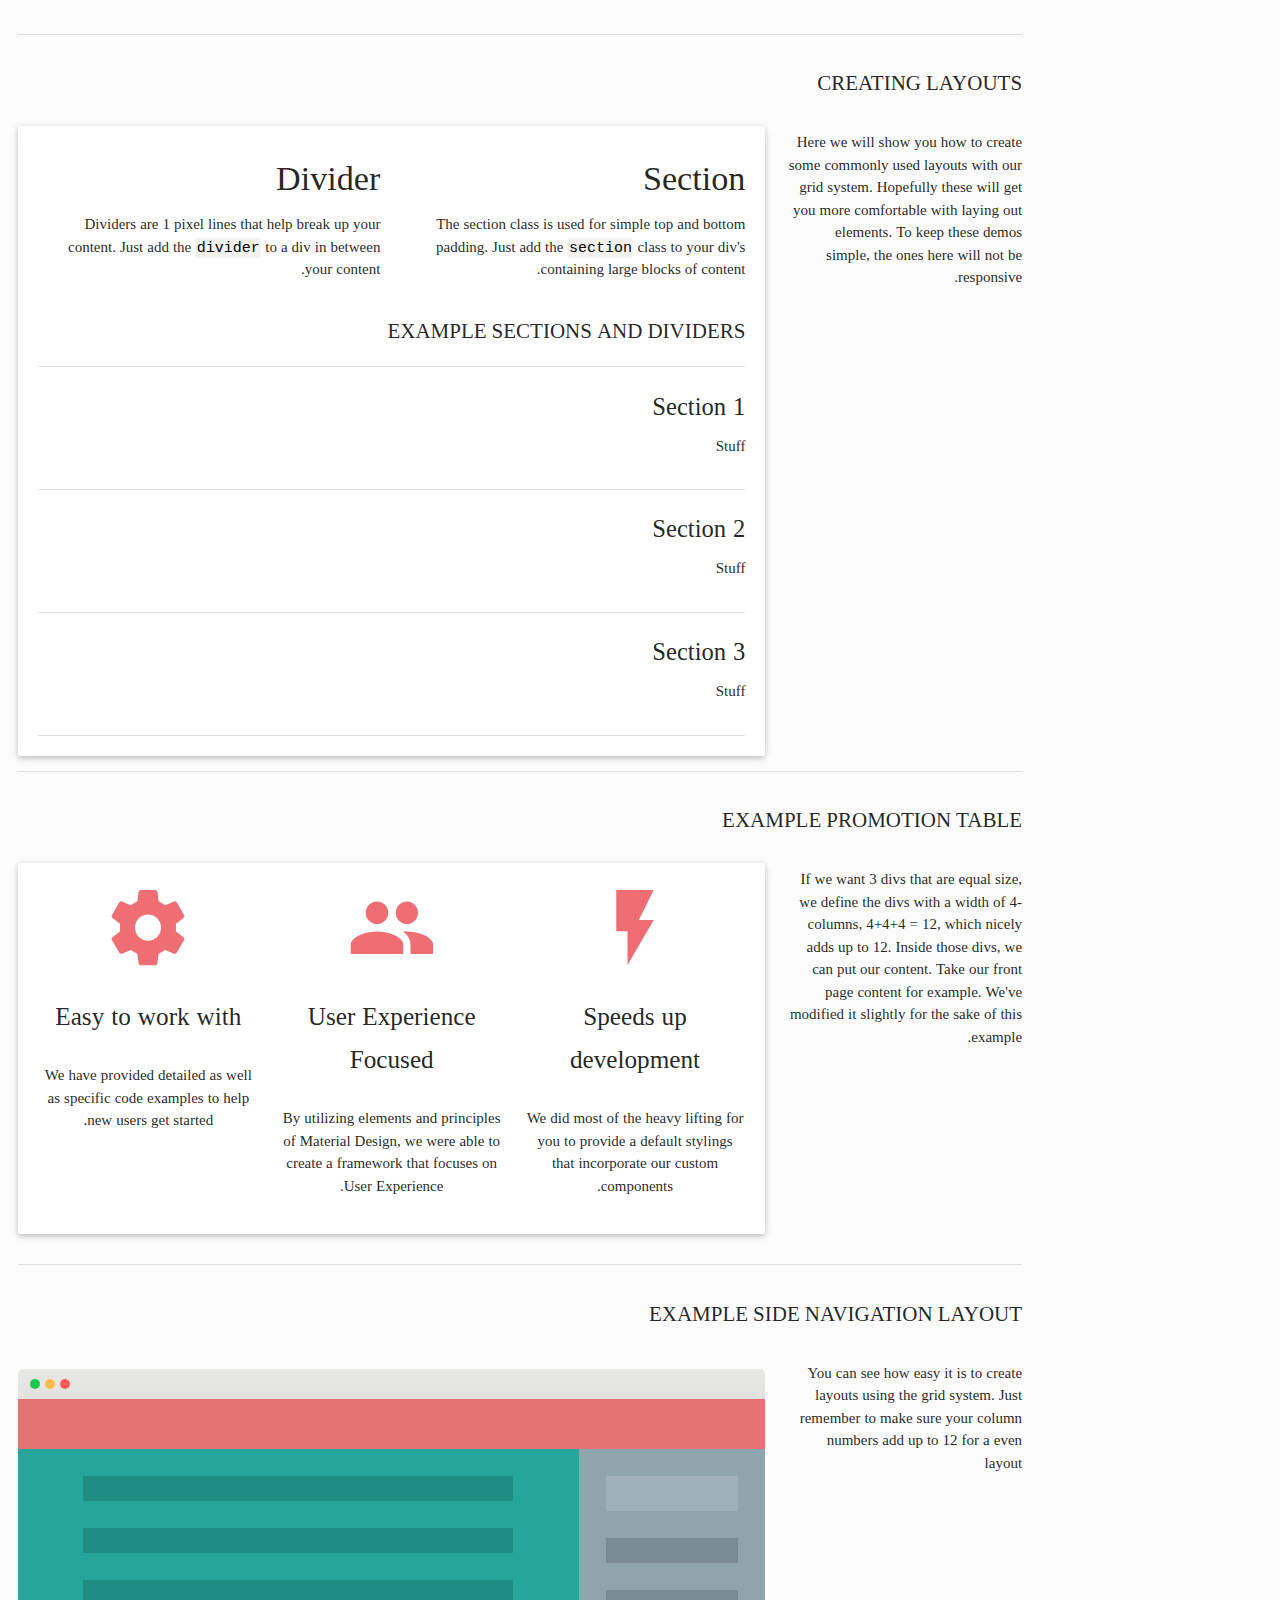
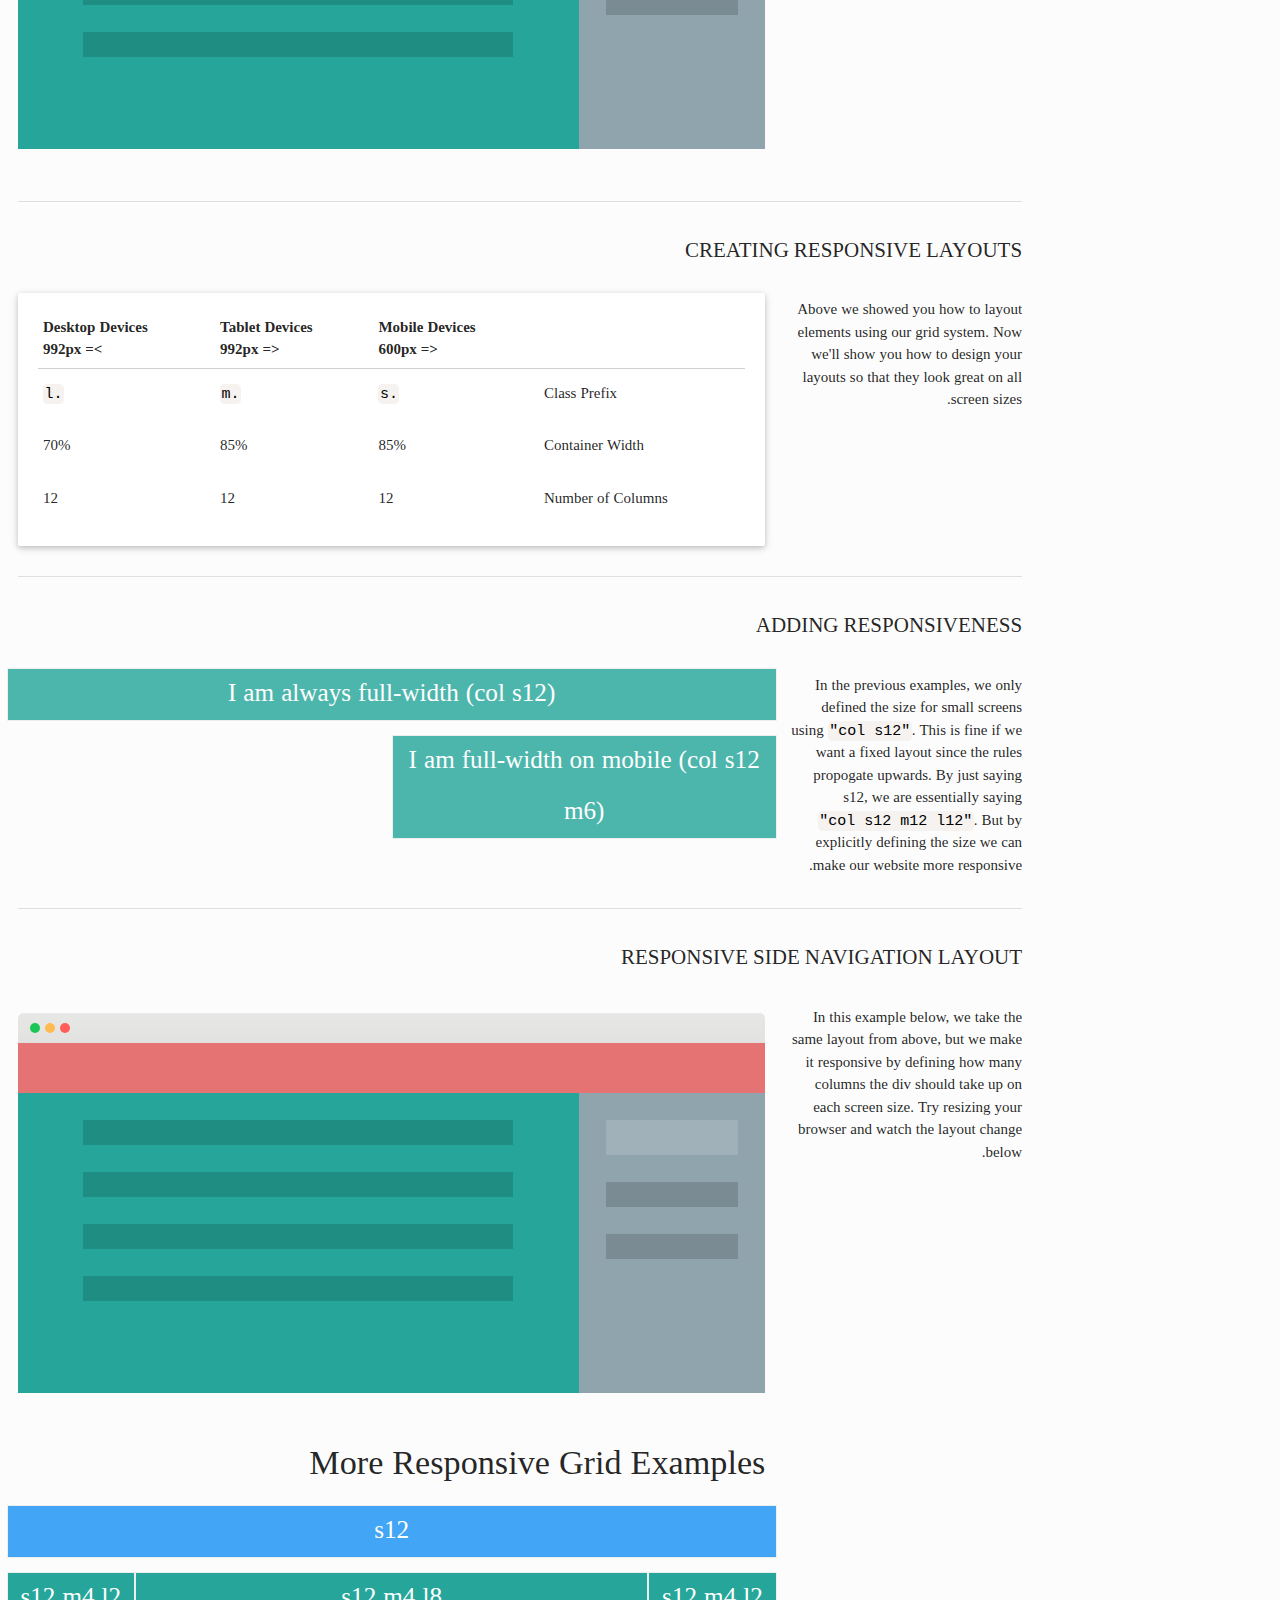
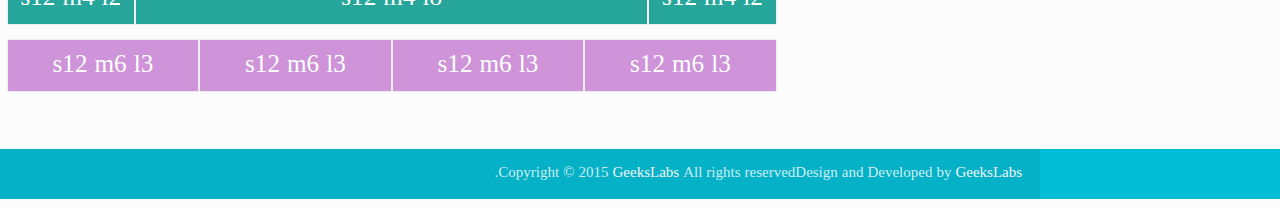
<file: css-grid.html>
<!DOCTYPE html>
<html lang="en">

<!--================================================================================
	Item Name: Materialize - Material Design Admin Template
	Version: 1.0
	Author: GeeksLabs
	Author URL: http://www.themeforest.net/user/geekslabs
================================================================================ -->

<head>
    <meta http-equiv="Content-Type" content="text/html; charset=UTF-8">
    <meta name="viewport" content="width=device-width, initial-scale=1, maximum-scale=1.0, user-scalable=no">
    <meta http-equiv="X-UA-Compatible" content="IE=edge">
    <meta name="msapplication-tap-highlight" content="no">
    <meta name="description" content="Materialize is a Material Design Admin Template,It's modern, responsive and based on Material Design by Google. ">
    <meta name="keywords" content="materialize, admin template, dashboard template, flat admin template, responsive admin template,">
    <title>Grid | Materialize - Material Design Admin Template</title>

    <!-- Favicons-->
    <link rel="icon" href="images/favicon/favicon-32x32.png" sizes="32x32">
    <!-- Favicons-->
    <link rel="apple-touch-icon-precomposed" href="images/favicon/apple-touch-icon-152x152.png">
    <!-- For iPhone -->
    <meta name="msapplication-TileColor" content="#00bcd4">
    <meta name="msapplication-TileImage" content="images/favicon/mstile-144x144.png">
    <!-- For Windows Phone -->


    <!-- CORE CSS-->
    
    <link href="css/materialize.css" type="text/css" rel="stylesheet" media="screen,projection">
    <link href="css/style.css" type="text/css" rel="stylesheet" media="screen,projection">


    <!-- INCLUDED PLUGIN CSS ON THIS PAGE -->
    <link href="css/prism.css" type="text/css" rel="stylesheet" media="screen,projection">
    <link href="js/plugins/perfect-scrollbar/perfect-scrollbar.css" type="text/css" rel="stylesheet" media="screen,projection">
    <link href="js/plugins/chartist-js/chartist.min.css" type="text/css" rel="stylesheet" media="screen,projection">
</head>

<body>
    <!-- Start Page Loading -->
    <div id="loader-wrapper">
        <div id="loader"></div>        
        <div class="loader-section section-left"></div>
        <div class="loader-section section-right"></div>
    </div>
    <!-- End Page Loading -->

    <!-- //////////////////////////////////////////////////////////////////////////// -->

    <!-- START HEADER -->
    <header id="header" class="page-topbar">
        <!-- start header nav-->
        <div class="navbar-fixed">
            <nav class="cyan">
                <div class="nav-wrapper">
                    <h1 class="logo-wrapper"><a href="index.html" class="brand-logo darken-1"><img src="images/materialize-logo.png" alt="materialize logo"></a> <span class="logo-text">Materialize</span></h1>
                    <ul class="right hide-on-med-and-down">
                        <li class="search-out">
                            <input type="text" class="search-out-text">
                        </li>
                        <li>    
                            <a href="javascript:void(0);" class="waves-effect waves-block waves-light show-search"><i class="mdi-action-search"></i></a>                              
                        </li>
                        <li><a href="javascript:void(0);" class="waves-effect waves-block waves-light toggle-fullscreen"><i class="mdi-action-settings-overscan"></i></a>
                        </li>
                        <li><a href="javascript:void(0);" class="waves-effect waves-block waves-light"><i class="mdi-social-notifications"></i></a>
                        </li>
                        <!-- Dropdown Trigger -->                        
                        <li><a href="#" data-activates="chat-out" class="waves-effect waves-block waves-light chat-collapse"><i class="mdi-communication-chat"></i></a>
                        </li>
                    </ul>
                </div>
            </nav>
        </div>
        <!-- end header nav-->
  </header>
    <!-- END HEADER -->

    <!-- //////////////////////////////////////////////////////////////////////////// -->

    <!-- START MAIN -->
    <div id="main">
        <!-- START WRAPPER -->
        <div class="wrapper">

            <!-- START LEFT SIDEBAR NAV-->
            <aside id="left-sidebar-nav">
          <ul id="slide-out" class="side-nav fixed leftside-navigation">
              <li class="user-details cyan darken-2">
                  <div class="row">
                      <div class="col col s4 m4 l4">
                          <img src="images/avatar.jpg" alt="" class="circle responsive-img valign profile-image">
                      </div>
                      <div class="col col s8 m8 l8">
                          <ul id="profile-dropdown" class="dropdown-content">
                              <li><a href="#"><i class="mdi-action-face-unlock"></i> Profile</a>
                              </li>
                              <li><a href="#"><i class="mdi-action-settings"></i> Settings</a>
                              </li>
                              <li><a href="#"><i class="mdi-communication-live-help"></i> Help</a>
                              </li>
                              <li class="divider"></li>
                              <li><a href="#"><i class="mdi-action-lock-outline"></i> Lock</a>
                              </li>
                              <li><a href="#"><i class="mdi-hardware-keyboard-tab"></i> Logout</a>
                              </li>
                          </ul>
                          <a class="btn-flat dropdown-button waves-effect waves-light white-text profile-btn" href="#" data-activates="profile-dropdown">John Doe<i class="mdi-navigation-arrow-drop-down right"></i></a>
                          <p class="user-roal">Administrator</p>
                      </div>
                  </div>
              </li>
              <li class="bold"><a href="index.html" class="waves-effect waves-cyan"><i class="mdi-action-dashboard"></i> Dashboard</a>
              </li>
              <li class="bold"><a href="app-email.html" class="waves-effect waves-cyan"><i class="mdi-communication-email"></i> Mailbox <span class="new badge">4</span></a>
              </li>
              <li class="bold"><a href="app-calendar.html" class="waves-effect waves-cyan"><i class="mdi-editor-insert-invitation"></i> Calender</a>
              </li>
              <li class="no-padding">
                  <ul class="collapsible collapsible-accordion">
                      <li class="bold"><a class="collapsible-header waves-effect waves-cyan"><i class="mdi-action-invert-colors"></i> CSS</a>
                          <div class="collapsible-body">
                              <ul>
                                  <li><a href="css-typography.html">Typography</a>
                                  </li>                                        
                                  <li><a href="css-icons.html">Icons</a>
                                  </li>
                                  <li><a href="css-shadow.html">Shadow</a>
                                  </li>
                                  <li><a href="css-media.html">Media</a>
                                  </li>
                                  <li><a href="css-sass.html">Sass</a>
                                  </li>
                              </ul>
                          </div>
                      </li>
                      <li class="bold"><a class="collapsible-header  waves-effect waves-cyan"><i class="mdi-image-palette"></i> UI Elements</a>
                          <div class="collapsible-body">
                              <ul>
                                  <li><a href="ui-buttons.html">Buttons</a>
                                  </li>
                                  <li><a href="ui-badges.html">Badges</a>
                                  </li>
                                  <li><a href="ui-cards.html">Cards</a>
                                  </li>
                                  <li><a href="ui-collections.html">Collections</a>
                                  </li>
                                  <li><a href="ui-accordions.html">Accordian</a>
                                  </li>                                        
                                  <li><a href="ui-navbar.html">Navbar</a>
                                  </li>
                                  <li><a href="ui-pagination.html">Pagination</a>
                                  </li>
                                  <li><a href="ui-preloader.html">Preloader</a>
                                  </li>
                                  <li><a href="ui-modals.html">Modals</a>
                                  </li>
                                  <li><a href="ui-media.html">Media</a>
                                  </li>
                                  <li><a href="ui-toasts.html">Toasts</a>
                                  </li>
                                  <li><a href="ui-tooltip.html">Tooltip</a>
                                  </li>
                              </ul>
                          </div>
                      </li>
                      <li class="bold"><a href="app-widget.html" class="waves-effect waves-cyan"><i class="mdi-device-now-widgets"></i> Widgets <span class="new badge"></span></a>
                      </li>
                      <li class="bold"><a class="collapsible-header  waves-effect waves-cyan"><i class="mdi-editor-border-all"></i> Tables</a>
                          <div class="collapsible-body">
                              <ul>
                                  <li><a href="table-basic.html">Basic Tables</a>
                                  </li>
                                  <li><a href="table-data.html">Data Tables</a>
                                  </li>
                              </ul>
                          </div>
                      </li>
                      <li class="bold"><a class="collapsible-header  waves-effect waves-cyan"><i class="mdi-editor-insert-comment"></i> Forms</a>
                          <div class="collapsible-body">
                              <ul>
                                  <li><a href="form-elements.html">Form Elements</a>
                                  </li>
                                  <li><a href="form-layouts.html">Form Layouts</a>
                                  </li>
                              </ul>
                          </div>
                      </li>
                      <li class="bold"><a class="collapsible-header  waves-effect waves-cyan"><i class="mdi-social-pages"></i> Pages</a>
                          <div class="collapsible-body">
                              <ul>                                        
                                  <li><a href="page-login.html">Login</a>
                                  </li>
                                  <li><a href="page-register.html">Register</a>
                                  </li>
                                  <li><a href="page-lock-screen.html">Lock Screen</a>
                                  </li>
                                  <li><a href="page-invoice.html">Invoice</a>
                                  </li>
                                  <li><a href="page-404.html">404</a>
                                  </li>
                                  <li><a href="page-500.html">500</a>
                                  </li>
                                  <li><a href="page-blank.html">Blank</a>
                                  </li>
                              </ul>
                          </div>
                      </li>
                      <li class="bold"><a class="collapsible-header waves-effect waves-cyan"><i class="mdi-editor-insert-chart"></i> Charts</a>
                          <div class="collapsible-body">
                              <ul>
                                  <li><a href="charts-chartjs.html">Chart JS</a>
                                  </li>
                                  <li><a href="charts-chartist.html">Chartist</a>
                                  </li>
                                  <li><a href="charts-morris.html">Morris Charts</a>
                                  </li>
                                  <li><a href="charts-xcharts.html">xCharts</a>
                                  </li>
                                  <li><a href="charts-flotcharts.html">Flot Charts</a>
                                  </li>
                                  <li><a href="charts-sparklines.html">Sparkline Charts</a>
                                  </li>
                              </ul>
                          </div>
                      </li>
                  </ul>
              </li>
              <li class="li-hover"><div class="divider"></div></li>
              <li class="li-hover"><p class="ultra-small margin more-text">MORE</p></li>
              <li><a href="css-grid.html"><i class="mdi-image-grid-on"></i> Grid</a>
              </li>
              <li><a href="css-color.html"><i class="mdi-editor-format-color-fill"></i> Color</a>
              </li>
              <li><a href="css-helpers.html"><i class="mdi-communication-live-help"></i> Helpers</a>
              </li>
              <li><a href="changelogs.html"><i class="mdi-action-swap-vert-circle"></i> Changelogs</a>
              </li>
              <li class="li-hover"><div class="divider"></div></li>
              <li class="li-hover"><p class="ultra-small margin more-text">Daily Sales</p></li>
              <li class="li-hover">
                  <div class="row">
                      <div class="col s12 m12 l12">
                          <div class="sample-chart-wrapper">                            
                              <div class="ct-chart ct-golden-section" id="ct2-chart"></div>
                          </div>
                      </div>
                  </div>
              </li>
          </ul>
          <a href="#" data-activates="slide-out" class="sidebar-collapse btn-floating btn-medium waves-effect waves-light hide-on-large-only darken-2"><i class="mdi-navigation-menu" ></i></a>
      </aside>
            <!-- END LEFT SIDEBAR NAV-->

            <!-- //////////////////////////////////////////////////////////////////////////// -->

            <!-- START CONTENT -->
            <section id="content">

                <!--breadcrumbs start-->
                <div id="breadcrumbs-wrapper" class=" grey lighten-3">
                    <div class="container">
                        <div class="row">
                            <div class="col s12 m12 l12">
                                <h5 class="breadcrumbs-title">Grid</h5>
                                <ol class="breadcrumb">
                                    <li><a href="index.html">Dashboard</a>
                                    </li>
                                    <li><a href="#">CSS</a>
                                    </li>
                                    <li class="active">Grid</li>
                                </ol>
                            </div>
                        </div>
                    </div>
                </div>
                <!--breadcrumbs end-->


                <!--start container-->
                <div class="container">
                    <p class="caption">Materialize using a standard 12 column fluid responsive grid system.The grid helps you layout your page in an ordered, easy fashion.</p>
                    <div class="divider"></div>
                    <div id="grid-container" class="section">
                        <div class="row">
                            <div class="col s12 m4 l3">
                                <h4 class="header">Container</h4>
                            </div>
                            <div class="col s12 m8 l9">
                                <p>The container class is not strictly part of the grid but is important in laying out content. It allows you to center your page content. The <code class=" language-markup">container</code> class is set to ~70% of the window
                                    width. It helps you center and contain your page content. We use the container to contain our body content.</p>
                            </div>
                        </div>
                        <div class="row">
                            <div class="col s12 m4 l3">
                                <h4 class="header">Demo</h4>
                                <p>Try the button below to see what the page looks like without containers.</p>
                                <a id="container-toggle-button" class="btn waves-effect waves-light">Turn off Containers</a>
                            </div>
                            <div class="col s12 m8 l9">
                                <div class="row">
                                        <div class="col s12">
                                            <div class="browser-window">
                                                <div class="top-bar">
                                                    <div class="circles">
                                                        <div id="close-circle" class="circle"></div>
                                                        <div id="minimize-circle" class="circle"></div>
                                                        <div id="maximize-circle" class="circle"></div>
                                                    </div>
                                                </div>
                                                <div class="content">
                                                    <div class="row">

                                                        <div id="site-layout-example-top" class="col s12">
                                                            <!-- <p class="flat-text-logo"></p> -->
                                                        </div>
                                                        <div id="site-layout-example-right" class="col s12">
                                                            <div class="container">

                                                                <p class="flat-text small"></p>
                                                                <p class="flat-text full-width"></p>
                                                                <p class="flat-text full-width"></p>
                                                                <p class="flat-text full-width"></p>
                                                            </div>
                                                        </div>
                                                    </div>
                                                </div>
                                            </div>
                                        </div>
                                    </div>
                            </div>
                        </div>
                    </div>

                    <!-- Grid visual demo -->
                    <div class="divider"></div>
                    <!--grid intro-->
                    <div id="grid-intro" class="section">
                        <h4 class="header">12 Columns</h4>
                        <div class="row">
                            <div class="col s12 m4 l3">
                                <p>Take a look at this section to quickly understand how the grid works!</p>
                                <p>Our standard grid has 12 columns. No matter the size of the browser, each of these columns will always have an equal width.</p>
                            </div>
                            <div class="col s12 m8 l9">
                                
                                    <div class="row">
                                        <div class="col s1 grid-example"><span class="flow-text">1</span>
                                        </div>
                                        <div class="col s1 grid-example"><span class="flow-text">2</span>
                                        </div>
                                        <div class="col s1 grid-example"><span class="flow-text">3</span>
                                        </div>
                                        <div class="col s1 grid-example"><span class="flow-text">4</span>
                                        </div>
                                        <div class="col s1 grid-example"><span class="flow-text">5</span>
                                        </div>
                                        <div class="col s1 grid-example"><span class="flow-text">6</span>
                                        </div>
                                        <div class="col s1 grid-example"><span class="flow-text">7</span>
                                        </div>
                                        <div class="col s1 grid-example"><span class="flow-text">8</span>
                                        </div>
                                        <div class="col s1 grid-example"><span class="flow-text">9</span>
                                        </div>
                                        <div class="col s1 grid-example"><span class="flow-text">10</span>
                                        </div>
                                        <div class="col s1 grid-example"><span class="flow-text">11</span>
                                        </div>
                                        <div class="col s1 grid-example"><span class="flow-text">12</span>
                                        </div>
                                    </div>
                                <p>To get a feel of how the grid is used in HTML. Take a look at this code below which will produce a similar result as the one above.</p>
                                <p>Note: For now, just know that the <code class=" language-markup">s1</code> stands for small-1 which in plain English means "1 column on small screens".</p>
                            </div>
                        </div>
                    </div>

                    <div class="divider"></div>
                    <!--Columns live inside Rows-->
                    <div id="columns-live-inside-rows" class="section">
                        <h4 class="header">Columns live inside Rows</h4>
                        <div class="row">
                            <div class="col s12 m4 l3">
                                <p>Remember when you are creating your layout that all columns must be contained inside a row and that you must add the <code class=" language-markup">col</code> class to your inner divs to make them into columns</p>
                            </div>
                            <div class="col s12 m8 l9">
                                <div class="row">
                                    <div class="col s12 grid-example"><span class="flow-text">This div is 12-columns wide on all screen sizes</span>
                                    </div>
                                    <div class="col s6 grid-example"><span class="flow-text">6-columns (one-half)</span>
                                    </div>
                                    <div class="col s6 grid-example"><span class="flow-text">6-columns (one-half)</span>
                                    </div>
                                </div>
                            </div>
                        </div>
                    </div>

                    <div class="divider"></div>
                    <!--Offsets-->
                    <div id="grid-offsets" class="section">
                        <h4 class="header">Offsets</h4>
                        <div class="row">
                            <div class="col s12 m4 l3">
                                <p>To offset, simply add <code class=" language-markup">offset-s2</code> to the class where <code class=" language-markup">s</code> signifies the screen class-prefix (s = small, m = medium, l = large) and the number after
                                    is the number of columns you want to offset by.</p>
                            </div>
                            <div class="col s12 m8 l9">
                                <div class="row">
                                    <div class="col s12 grid-example"><span class="flow-text">This div is 12-columns wide on all screen sizes</span>
                                    </div>
                                    <div class="col s6 offset-s6 grid-example"><span class="flow-text">6-columns (offset-by-6)</span>
                                    </div>
                                </div>
                            </div>
                        </div>
                    </div>

                    <div class="divider"></div>
                    <!--Creating Layouts-->
                    <div id="grid-layouts" class="section">
                        <h4 class="header">Creating Layouts</h4>
                        <div class="row">
                            <div class="col s12 m4 l3">
                                <p>Here we will show you how to create some commonly used layouts with our grid system. Hopefully these will get you more comfortable with laying out elements. To keep these demos simple, the ones here will not be responsive.</p>
                            </div>
                            <div class="col s12 m8 l9">
                                <div class="card-panel">
                                    <div class="row">
                                        <div class="col s12 m6">
                                            <h4>Section</h4>
                                            <p>The section class is used for simple top and bottom padding. Just add the <code class=" language-markup">section</code> class to your div's containing large blocks of content.</p>
                                        </div>
                                        <div class="col s12 m6">
                                            <h4>Divider</h4>
                                            <p>Dividers are 1 pixel lines that help break up your content. Just add the <code class=" language-markup">divider</code> to a div in between your content.</p>
                                        </div>
                                    </div>
                                    <!--Sections and Dividers-->
                                    <h4 class="header">Example Sections and Dividers</h4>
                                    <div class="divider"></div>
                                    <div class="section">
                                        <h5>Section 1</h5>
                                        <p>Stuff</p>
                                    </div>
                                    <div class="divider"></div>
                                    <div class="section">
                                        <h5>Section 2</h5>
                                        <p>Stuff</p>
                                    </div>
                                    <div class="divider"></div>
                                    <div class="section">
                                        <h5>Section 3</h5>
                                        <p>Stuff</p>
                                    </div>
                                    <div class="divider"></div>
                                </div>
                            </div>
                        </div>


                        <div class="divider"></div>
                        <!--Example Promotion Table-->
                        <div id="promotion-table" class="section">
                            <h4 class="header">Example Promotion Table</h4>
                            <div class="row">
                                <div class="col s12 m4 l3">
                                    <p>If we want 3 divs that are equal size, we define the divs with a width of 4-columns, 4+4+4 = 12, which nicely adds up to 12. Inside those divs, we can put our content. Take our front page content for example. We've
                                        modified it slightly for the sake of this example.</p>
                                </div>
                                <div class="col s12 m8 l9">
                                    <div class="card-panel">
                                        <div class="row">
                                            <div class="col s4">
                                                <div class="center promo promo-example">
                                                    <i class="mdi-image-flash-on"></i>
                                                    <p class="flow-text">Speeds up development</p>
                                                    <p class="light center">We did most of the heavy lifting for you to provide a default stylings that incorporate our custom components.</p>
                                                </div>
                                            </div>
                                            <div class="col s4">
                                                <div class="center promo promo-example">
                                                    <i class="mdi-social-group"></i>
                                                    <p class="flow-text">User Experience Focused</p>
                                                    <p class="light center">By utilizing elements and principles of Material Design, we were able to create a framework that focuses on User Experience.</p>
                                                </div>
                                            </div>
                                            <div class="col s4">
                                                <div class="center promo promo-example">
                                                    <i class="mdi-action-settings"></i>
                                                    <p class="flow-text">Easy to work with</p>
                                                    <p class="light center">We have provided detailed  as well as specific code examples to help new users get started.</p>
                                                </div>
                                            </div>
                                        </div>
                                    </div>
                                </div>
                            </div>
                        </div>

                        <div class="divider"></div>
                        <!--Example Side Navigation Layout-->
                        <div id="side-navigation-layout" class="section">
                            <h4 class="header">Example Side Navigation Layout</h4>
                            <div class="row">
                                <div class="col s12 m4 l3">
                                    <p>You can see how easy it is to create layouts using the grid system. Just remember to make sure your column numbers add up to 12 for a even layout</p>
                                </div>
                                <div class="col s12 m8 l9">
                                    <div class="row">
                                            <div class="col s12">
                                                <div class="browser-window">
                                                    <div class="top-bar">
                                                        <div class="circles">
                                                            <div id="close-circle" class="circle"></div>
                                                            <div id="minimize-circle" class="circle"></div>
                                                            <div id="maximize-circle" class="circle"></div>
                                                        </div>
                                                    </div>
                                                    <div class="content">
                                                        <div class="row">

                                                            <div id="site-layout-example-top" class="col s12">
                                                                <!-- <p class="flat-text-logo"></p> -->
                                                            </div>
                                                            <div id="site-layout-example-left" class="col s3">
                                                                <p class="flat-text-header"></p>
                                                                <p class="flat-text"></p>
                                                                <p class="flat-text"></p>
                                                            </div>
                                                            <div id="site-layout-example-right" class="col s9">
                                                                <p class="flat-text"></p>
                                                                <p class="flat-text"></p>
                                                                <p class="flat-text"></p>
                                                                <p class="flat-text"></p>
                                                            </div>
                                                        </div>
                                                    </div>
                                                </div>
                                            </div>
                                        </div>
                                </div>
                            </div>
                        </div>

                        <div class="divider"></div>
                        <!--Creating Responsive Layouts-->
                        <div id="grid-responsive" class="section">
                            <h4 class="header">Creating Responsive Layouts</h4>
                            <div class="row">
                                <div class="col s12 m4 l3">
                                    <p>Above we showed you how to layout elements using our grid system. Now we'll show you how to design your layouts so that they look great on all screen sizes.</p>
                                </div>
                                <div class="col s12 m8 l9">
                                    <div class="card-panel">
                                        <table class="hoverable">
                                            <thead>
                                                <tr>
                                                    <th></th>
                                                    <th data-field="id">Mobile Devices
                                                        <br>&lt;= 600px</th>
                                                    <th data-field="name">Tablet Devices
                                                        <br>&lt;= 992px</th>
                                                    <th data-field="price">Desktop Devices
                                                        <br>&gt;= 992px</th>
                                                </tr>
                                            </thead>
                                            <tbody>
                                                <tr>
                                                    <td><strong>Class Prefix</strong>
                                                    </td>
                                                    <td><code class=" language-markup">.s</code>
                                                    </td>
                                                    <td><code class=" language-markup">.m</code>
                                                    </td>
                                                    <td><code class=" language-markup">.l</code>
                                                    </td>
                                                </tr>
                                                <tr>
                                                    <td><strong>Container Width</strong>
                                                    </td>
                                                    <td>85%</td>
                                                    <td>85%</td>
                                                    <td>70%</td>
                                                </tr>
                                                <tr>
                                                    <td><strong>Number of Columns</strong>
                                                    </td>
                                                    <td>12</td>
                                                    <td>12</td>
                                                    <td>12</td>
                                                </tr>
                                            </tbody>
                                        </table>
                                    </div>
                                </div>
                            </div>
                        </div>

                        <div class="divider"></div>
                        <!--Creating Responsive Layouts-->
                        <div id="adding-responsiveness" class="section">
                            <h4 class="header">Adding Responsiveness</h4>
                            <div class="row">
                                <div class="col s12 m4 l3">
                                    <p>In the previous examples, we only defined the size for small screens using <code class=" language-markup">"col s12"</code>. This is fine if we want a fixed layout since the rules propogate upwards. By just saying s12,
                                        we are essentially saying <code class=" language-markup">"col s12 m12 l12"</code>. But by explicitly defining the size we can make our website more responsive.</p>
                                </div>
                                <div class="col s12 m8 l9">
                                    <div class="row">
                                            <div class="grid-example col s12 teal lighten-2"><span class="flow-text">I am always full-width (col s12)</span>
                                            </div>
                                            <div class="grid-example col s12 m6 teal lighten-2"><span class="flow-text">I am full-width on mobile (col s12 m6)</span>
                                            </div>
                                        </div>
                                </div>
                            </div>
                        </div>

                        <div class="divider"></div>
                        <!--Responsive Side Navigation Layout-->
                        <div id="responsive-side-navigation-layout" class="section">
                            <h4 class="header">Responsive Side Navigation Layout</h4>
                            <div class="row">
                                <div class="col s12 m4 l3">
                                    <p>In this example below, we take the same layout from above, but we make it responsive by defining how many columns the div should take up on each screen size. Try resizing your browser and watch the layout change below.</p>
                                </div>
                                <div class="col s12 m8 l9">
                                    <div class="row">
                                        <div class="col s12">
                                            <div class="browser-window">
                                                <div class="top-bar">
                                                    <div class="circles">
                                                        <div id="close-circle" class="circle"></div>
                                                        <div id="minimize-circle" class="circle"></div>
                                                        <div id="maximize-circle" class="circle"></div>
                                                    </div>
                                                </div>
                                                <div class="content">
                                                    <div class="row">

                                                        <div id="site-layout-example-top" class="col s12">
                                                            <!-- <p class="flat-text-logo"></p> -->
                                                        </div>
                                                        <div id="site-layout-example-left" class="col s12 m4 l3">
                                                            <p class="flat-text-header"></p>
                                                            <p class="flat-text"></p>
                                                            <p class="flat-text"></p>
                                                        </div>
                                                        <div id="site-layout-example-right" class="col s12 m8 l9">
                                                            <p class="flat-text"></p>
                                                            <p class="flat-text"></p>
                                                            <p class="flat-text"></p>
                                                            <p class="flat-text"></p>
                                                        </div>
                                                    </div>
                                                </div>
                                            </div>
                                        </div>
                                    </div>
                                    <h4>More Responsive Grid Examples</h4>
                                    <div class="row">
                                        <div class="col grid-example s12 blue lighten-1"><span class="flow-text">s12</span>
                                        </div>
                                        <div class="col grid-example s12 m4 l2 teal lighten-1"><span class="flow-text">s12 m4 l2</span>
                                        </div>
                                        <div class="col grid-example s12 m4 l8 teal lighten-1"><span class="flow-text">s12 m4 l8</span>
                                        </div>
                                        <div class="col grid-example s12 m4 l2 teal lighten-1"><span class="flow-text">s12 m4 l2</span>
                                        </div>
                                        <div class="col grid-example s12 m6 l3 purple lighten-3"><span class="flow-text">s12 m6 l3</span>
                                        </div>
                                        <div class="col grid-example s12 m6 l3 purple lighten-3"><span class="flow-text">s12 m6 l3</span>
                                        </div>
                                        <div class="col grid-example s12 m6 l3 purple lighten-3"><span class="flow-text">s12 m6 l3</span>
                                        </div>
                                        <div class="col grid-example s12 m6 l3 purple lighten-3"><span class="flow-text">s12 m6 l3</span>
                                        </div>
                                    </div>
                                </div>
                            </div>
                        </div>
                    </div>
                    

                </div>
                <!--end container-->

            </section>
            <!-- END CONTENT -->

            <!-- //////////////////////////////////////////////////////////////////////////// -->
            <!-- START RIGHT SIDEBAR NAV-->
            <aside id="right-sidebar-nav">
        <ul id="chat-out" class="side-nav rightside-navigation">
            <li class="li-hover">
            <a href="#" data-activates="chat-out" class="chat-close-collapse right"><i class="mdi-navigation-close"></i></a>
            <div id="right-search" class="row">
                <form class="col s12">
                    <div class="input-field">
                        <i class="mdi-action-search prefix"></i>
                        <input id="icon_prefix" type="text" class="validate">
                        <label for="icon_prefix">Search</label>
                    </div>
                </form>
            </div>
            </li>
            <li class="li-hover">
                <ul class="chat-collapsible" data-collapsible="expandable">
                <li>
                    <div class="collapsible-header teal white-text active"><i class="mdi-social-whatshot"></i>Recent Activity</div>
                    <div class="collapsible-body recent-activity">
                        <div class="recent-activity-list chat-out-list row">
                            <div class="col s3 recent-activity-list-icon"><i class="mdi-action-add-shopping-cart"></i>
                            </div>
                            <div class="col s9 recent-activity-list-text">
                                <a href="#">just now</a>
                                <p>Jim Doe Purchased new equipments for zonal office.</p>
                            </div>
                        </div>
                        <div class="recent-activity-list chat-out-list row">
                            <div class="col s3 recent-activity-list-icon"><i class="mdi-device-airplanemode-on"></i>
                            </div>
                            <div class="col s9 recent-activity-list-text">
                                <a href="#">Yesterday</a>
                                <p>Your Next flight for USA will be on 15th August 2015.</p>
                            </div>
                        </div>
                        <div class="recent-activity-list chat-out-list row">
                            <div class="col s3 recent-activity-list-icon"><i class="mdi-action-settings-voice"></i>
                            </div>
                            <div class="col s9 recent-activity-list-text">
                                <a href="#">5 Days Ago</a>
                                <p>Natalya Parker Send you a voice mail for next conference.</p>
                            </div>
                        </div>
                        <div class="recent-activity-list chat-out-list row">
                            <div class="col s3 recent-activity-list-icon"><i class="mdi-action-store"></i>
                            </div>
                            <div class="col s9 recent-activity-list-text">
                                <a href="#">Last Week</a>
                                <p>Jessy Jay open a new store at S.G Road.</p>
                            </div>
                        </div>
                        <div class="recent-activity-list chat-out-list row">
                            <div class="col s3 recent-activity-list-icon"><i class="mdi-action-settings-voice"></i>
                            </div>
                            <div class="col s9 recent-activity-list-text">
                                <a href="#">5 Days Ago</a>
                                <p>Natalya Parker Send you a voice mail for next conference.</p>
                            </div>
                        </div>
                    </div>
                </li>
                <li>
                    <div class="collapsible-header light-blue white-text active"><i class="mdi-editor-attach-money"></i>Sales Repoart</div>
                    <div class="collapsible-body sales-repoart">
                        <div class="sales-repoart-list  chat-out-list row">
                            <div class="col s8">Target Salse</div>
                            <div class="col s4"><span id="sales-line-1"></span>
                            </div>
                        </div>
                        <div class="sales-repoart-list chat-out-list row">
                            <div class="col s8">Payment Due</div>
                            <div class="col s4"><span id="sales-bar-1"></span>
                            </div>
                        </div>
                        <div class="sales-repoart-list chat-out-list row">
                            <div class="col s8">Total Delivery</div>
                            <div class="col s4"><span id="sales-line-2"></span>
                            </div>
                        </div>
                        <div class="sales-repoart-list chat-out-list row">
                            <div class="col s8">Total Progress</div>
                            <div class="col s4"><span id="sales-bar-2"></span>
                            </div>
                        </div>
                    </div>
                </li>
                <li>
                    <div class="collapsible-header red white-text"><i class="mdi-action-stars"></i>Favorite Associates</div>
                    <div class="collapsible-body favorite-associates">
                        <div class="favorite-associate-list chat-out-list row">
                            <div class="col s4"><img src="images/avatar.jpg" alt="" class="circle responsive-img online-user valign profile-image">
                            </div>
                            <div class="col s8">
                                <p>Eileen Sideways</p>
                                <p class="place">Los Angeles, CA</p>
                            </div>
                        </div>
                        <div class="favorite-associate-list chat-out-list row">
                            <div class="col s4"><img src="images/avatar.jpg" alt="" class="circle responsive-img online-user valign profile-image">
                            </div>
                            <div class="col s8">
                                <p>Zaham Sindil</p>
                                <p class="place">San Francisco, CA</p>
                            </div>
                        </div>
                        <div class="favorite-associate-list chat-out-list row">
                            <div class="col s4"><img src="images/avatar.jpg" alt="" class="circle responsive-img offline-user valign profile-image">
                            </div>
                            <div class="col s8">
                                <p>Renov Leongal</p>
                                <p class="place">Cebu City, Philippines</p>
                            </div>
                        </div>
                        <div class="favorite-associate-list chat-out-list row">
                            <div class="col s4"><img src="images/avatar.jpg" alt="" class="circle responsive-img online-user valign profile-image">
                            </div>
                            <div class="col s8">
                                <p>Weno Carasbong</p>
                                <p>Tokyo, Japan</p>
                            </div>
                        </div>
                        <div class="favorite-associate-list chat-out-list row">
                            <div class="col s4"><img src="images/avatar.jpg" alt="" class="circle responsive-img offline-user valign profile-image">
                            </div>
                            <div class="col s8">
                                <p>Nusja Nawancali</p>
                                <p class="place">Bangkok, Thailand</p>
                            </div>
                        </div>
                    </div>
                </li>
                </ul>
            </li>
        </ul>
      </aside>
            <!-- LEFT RIGHT SIDEBAR NAV-->

        </div>
        <!-- END WRAPPER -->

    </div>
    <!-- END MAIN -->



    <!-- //////////////////////////////////////////////////////////////////////////// -->

    <!-- START FOOTER -->
    <footer class="page-footer">
    <div class="footer-copyright">
      <div class="container">
        <span>Copyright © 2015 <a class="grey-text text-lighten-4" href="http://themeforest.net/user/geekslabs/portfolio?ref=geekslabs" target="_blank">GeeksLabs</a> All rights reserved.</span>
        <span class="right"> Design and Developed by <a class="grey-text text-lighten-4" href="http://geekslabs.com/">GeeksLabs</a></span>
        </div>
    </div>
  </footer>
    <!-- END FOOTER -->



    <!-- ================================================
    Scripts
    ================================================ -->
    
    <!-- jQuery Library -->
    <script type="text/javascript" src="js/jquery-1.11.2.min.js"></script>    
    <!--materialize js-->
    <script type="text/javascript" src="js/materialize.js"></script>
    <!--prism-->
    <script type="text/javascript" src="js/prism.js"></script>
    <!--scrollbar-->
    <script type="text/javascript" src="js/plugins/perfect-scrollbar/perfect-scrollbar.min.js"></script>
    <!-- chartist -->
    <script type="text/javascript" src="js/plugins/chartist-js/chartist.min.js"></script>   
    
    <!--plugins.js - Some Specific JS codes for Plugin Settings-->
    <script type="text/javascript" src="js/plugins.js"></script>
    
</body>

</html>
</file>
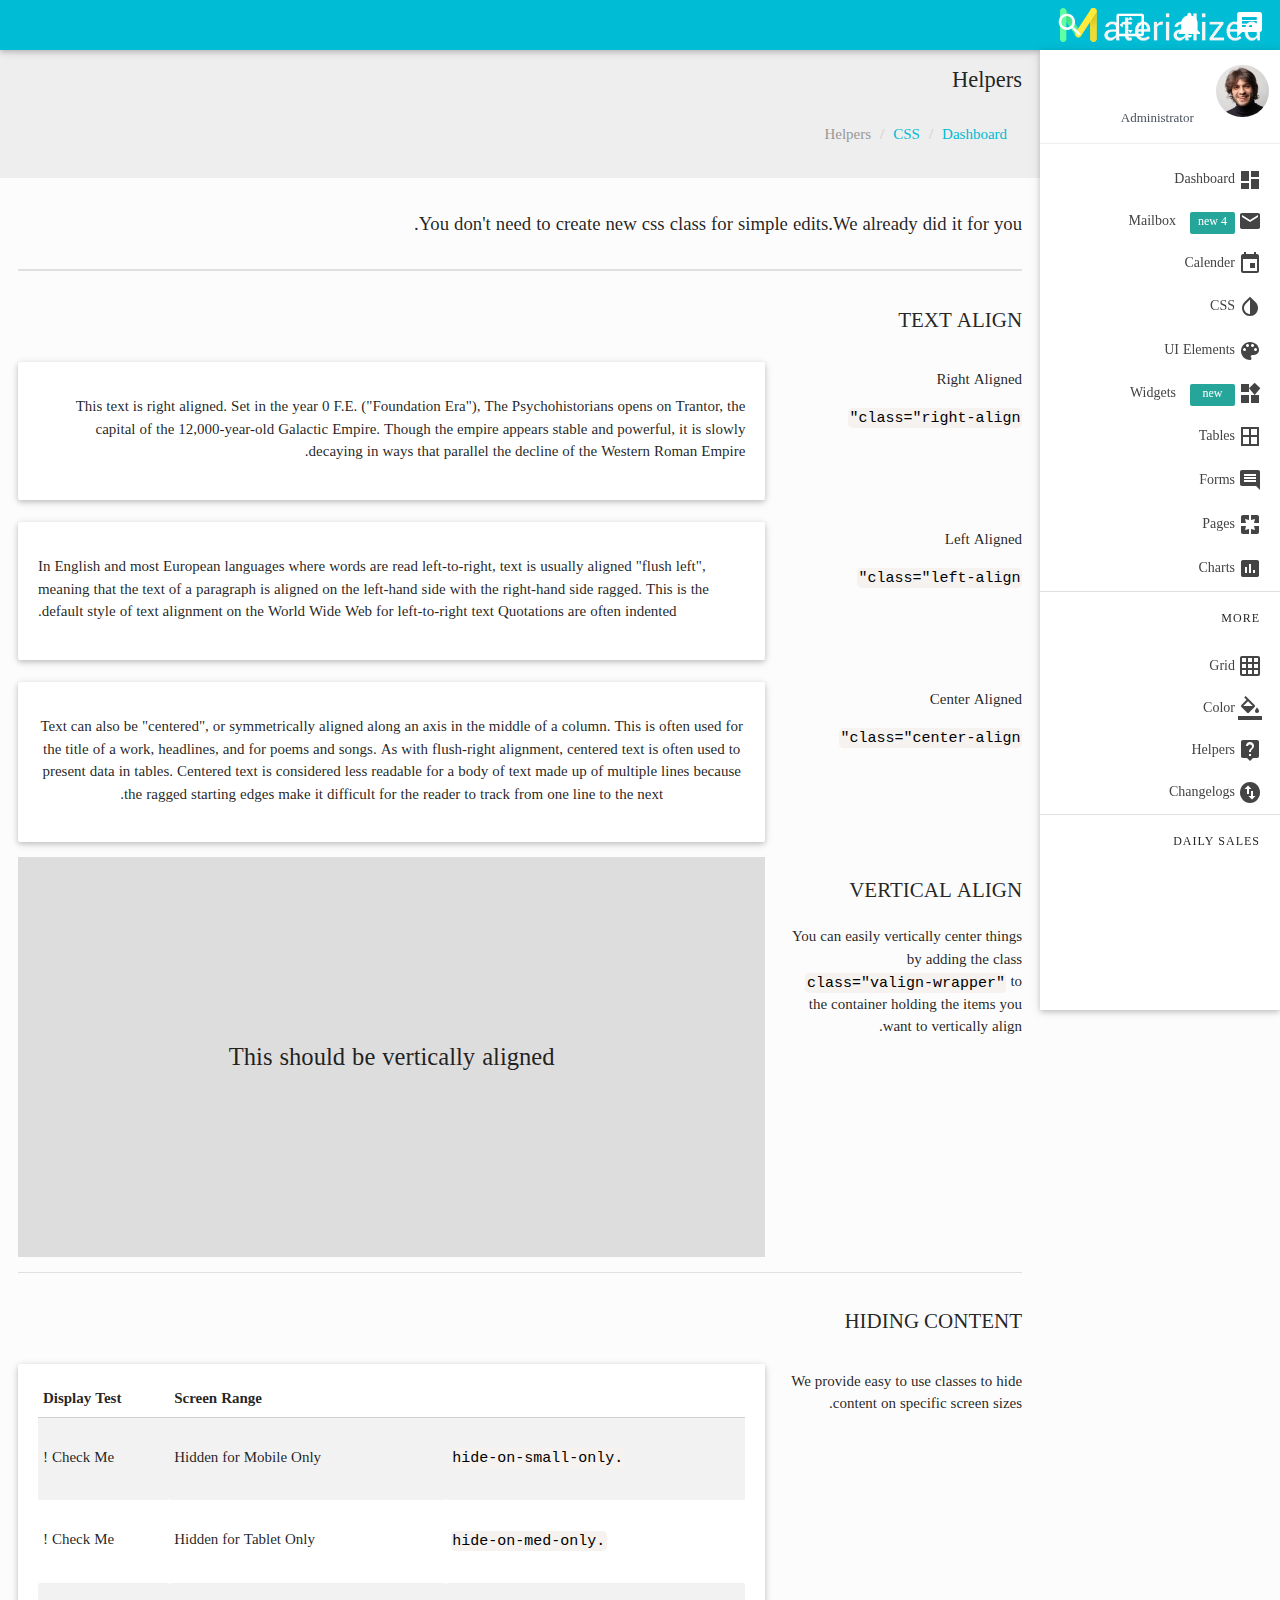
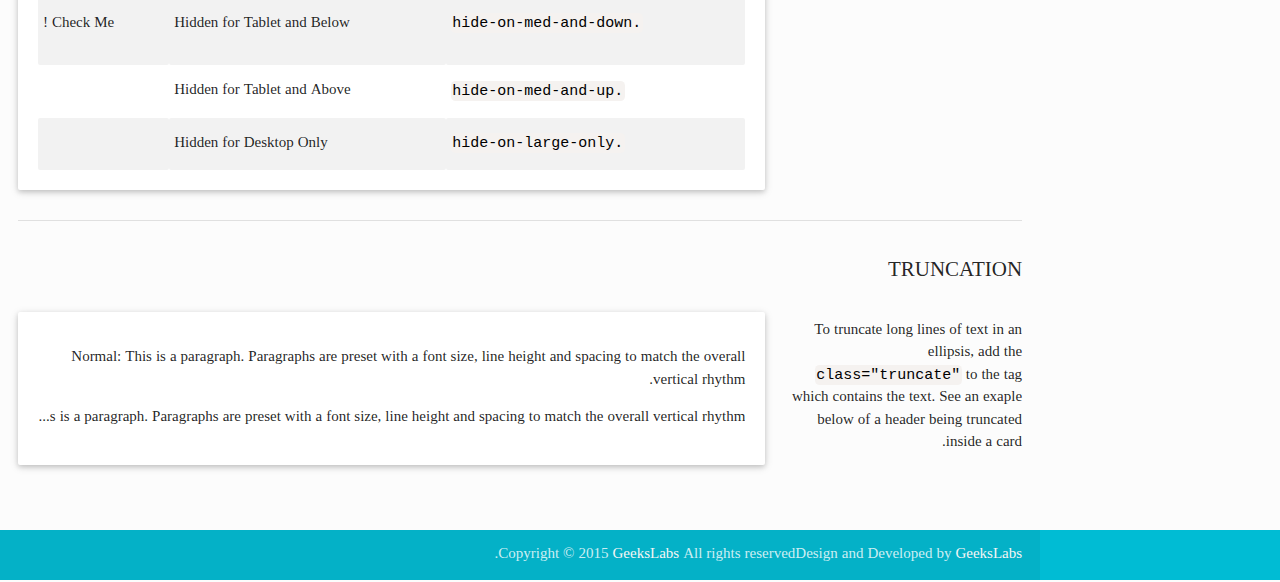
<file: css-helpers.html>
<!DOCTYPE html>
<html lang="en">

<!--================================================================================
    Item Name: Materialize - Material Design Admin Template
    Version: 1.0
    Author: GeeksLabs
    Author URL: http://www.themeforest.net/user/geekslabs
================================================================================ -->

<head>
  <meta http-equiv="Content-Type" content="text/html; charset=UTF-8">
  <meta name="viewport" content="width=device-width, initial-scale=1, maximum-scale=1.0, user-scalable=no">
  <meta http-equiv="X-UA-Compatible" content="IE=edge">
  <meta name="msapplication-tap-highlight" content="no">
  <meta name="description" content="Materialize is a Material Design Admin Template,It's modern, responsive and based on Material Design by Google. ">
  <meta name="keywords" content="materialize, admin template, dashboard template, flat admin template, responsive admin template,">
  <title>Helpers | Materialize - Material Design Admin Template</title>

  <!-- Favicons-->
  <link rel="icon" href="images/favicon/favicon-32x32.png" sizes="32x32">
  <!-- Favicons-->
  <link rel="apple-touch-icon-precomposed" href="images/favicon/apple-touch-icon-152x152.png">
  <!-- For iPhone -->
  <meta name="msapplication-TileColor" content="#00bcd4">
  <meta name="msapplication-TileImage" content="images/favicon/mstile-144x144.png">
  <!-- For Windows Phone -->


  <!-- CORE CSS-->
  
  <link href="css/materialize.css" type="text/css" rel="stylesheet" media="screen,projection">
  <link href="css/style.css" type="text/css" rel="stylesheet" media="screen,projection">


  <!-- INCLUDED PLUGIN CSS ON THIS PAGE -->
  <link href="css/prism.css" type="text/css" rel="stylesheet" media="screen,projection">
  <link href="js/plugins/perfect-scrollbar/perfect-scrollbar.css" type="text/css" rel="stylesheet" media="screen,projection">
  <link href="js/plugins/chartist-js/chartist.min.css" type="text/css" rel="stylesheet" media="screen,projection">
</head>

<body>
  <!-- Start Page Loading -->
  <div id="loader-wrapper">
    <div id="loader"></div>
    <div class="loader-section section-left"></div>
    <div class="loader-section section-right"></div>
  </div>
  <!-- End Page Loading -->

  <!-- //////////////////////////////////////////////////////////////////////////// -->

  <!-- START HEADER -->
  <header id="header" class="page-topbar">
        <!-- start header nav-->
        <div class="navbar-fixed">
            <nav class="cyan">
                <div class="nav-wrapper">
                    <h1 class="logo-wrapper"><a href="index.html" class="brand-logo darken-1"><img src="images/materialize-logo.png" alt="materialize logo"></a> <span class="logo-text">Materialize</span></h1>
                    <ul class="right hide-on-med-and-down">
                        <li class="search-out">
                            <input type="text" class="search-out-text">
                        </li>
                        <li>    
                            <a href="javascript:void(0);" class="waves-effect waves-block waves-light show-search"><i class="mdi-action-search"></i></a>                              
                        </li>
                        <li><a href="javascript:void(0);" class="waves-effect waves-block waves-light toggle-fullscreen"><i class="mdi-action-settings-overscan"></i></a>
                        </li>
                        <li><a href="javascript:void(0);" class="waves-effect waves-block waves-light"><i class="mdi-social-notifications"></i></a>
                        </li>
                        <!-- Dropdown Trigger -->                        
                        <li><a href="#" data-activates="chat-out" class="waves-effect waves-block waves-light chat-collapse"><i class="mdi-communication-chat"></i></a>
                        </li>
                    </ul>
                </div>
            </nav>
        </div>
        <!-- end header nav-->
  </header>
  <!-- END HEADER -->

  <!-- //////////////////////////////////////////////////////////////////////////// -->

  <!-- START MAIN -->
  <div id="main">
    <!-- START WRAPPER -->
    <div class="wrapper">

      <!-- START LEFT SIDEBAR NAV-->
      <aside id="left-sidebar-nav">
          <ul id="slide-out" class="side-nav fixed leftside-navigation">
              <li class="user-details cyan darken-2">
                  <div class="row">
                      <div class="col col s4 m4 l4">
                          <img src="images/avatar.jpg" alt="" class="circle responsive-img valign profile-image">
                      </div>
                      <div class="col col s8 m8 l8">
                          <ul id="profile-dropdown" class="dropdown-content">
                              <li><a href="#"><i class="mdi-action-face-unlock"></i> Profile</a>
                              </li>
                              <li><a href="#"><i class="mdi-action-settings"></i> Settings</a>
                              </li>
                              <li><a href="#"><i class="mdi-communication-live-help"></i> Help</a>
                              </li>
                              <li class="divider"></li>
                              <li><a href="#"><i class="mdi-action-lock-outline"></i> Lock</a>
                              </li>
                              <li><a href="#"><i class="mdi-hardware-keyboard-tab"></i> Logout</a>
                              </li>
                          </ul>
                          <a class="btn-flat dropdown-button waves-effect waves-light white-text profile-btn" href="#" data-activates="profile-dropdown">John Doe<i class="mdi-navigation-arrow-drop-down right"></i></a>
                          <p class="user-roal">Administrator</p>
                      </div>
                  </div>
              </li>
              <li class="bold"><a href="index.html" class="waves-effect waves-cyan"><i class="mdi-action-dashboard"></i> Dashboard</a>
              </li>
              <li class="bold"><a href="app-email.html" class="waves-effect waves-cyan"><i class="mdi-communication-email"></i> Mailbox <span class="new badge">4</span></a>
              </li>
              <li class="bold"><a href="app-calendar.html" class="waves-effect waves-cyan"><i class="mdi-editor-insert-invitation"></i> Calender</a>
              </li>
              <li class="no-padding">
                  <ul class="collapsible collapsible-accordion">
                      <li class="bold"><a class="collapsible-header waves-effect waves-cyan"><i class="mdi-action-invert-colors"></i> CSS</a>
                          <div class="collapsible-body">
                              <ul>
                                  <li><a href="css-typography.html">Typography</a>
                                  </li>                                        
                                  <li><a href="css-icons.html">Icons</a>
                                  </li>
                                  <li><a href="css-shadow.html">Shadow</a>
                                  </li>
                                  <li><a href="css-media.html">Media</a>
                                  </li>
                                  <li><a href="css-sass.html">Sass</a>
                                  </li>
                              </ul>
                          </div>
                      </li>
                      <li class="bold"><a class="collapsible-header  waves-effect waves-cyan"><i class="mdi-image-palette"></i> UI Elements</a>
                          <div class="collapsible-body">
                              <ul>
                                  <li><a href="ui-buttons.html">Buttons</a>
                                  </li>
                                  <li><a href="ui-badges.html">Badges</a>
                                  </li>
                                  <li><a href="ui-cards.html">Cards</a>
                                  </li>
                                  <li><a href="ui-collections.html">Collections</a>
                                  </li>
                                  <li><a href="ui-accordions.html">Accordian</a>
                                  </li>                                        
                                  <li><a href="ui-navbar.html">Navbar</a>
                                  </li>
                                  <li><a href="ui-pagination.html">Pagination</a>
                                  </li>
                                  <li><a href="ui-preloader.html">Preloader</a>
                                  </li>
                                  <li><a href="ui-modals.html">Modals</a>
                                  </li>
                                  <li><a href="ui-media.html">Media</a>
                                  </li>
                                  <li><a href="ui-toasts.html">Toasts</a>
                                  </li>
                                  <li><a href="ui-tooltip.html">Tooltip</a>
                                  </li>
                              </ul>
                          </div>
                      </li>
                      <li class="bold"><a href="app-widget.html" class="waves-effect waves-cyan"><i class="mdi-device-now-widgets"></i> Widgets <span class="new badge"></span></a>
                      </li>
                      <li class="bold"><a class="collapsible-header  waves-effect waves-cyan"><i class="mdi-editor-border-all"></i> Tables</a>
                          <div class="collapsible-body">
                              <ul>
                                  <li><a href="table-basic.html">Basic Tables</a>
                                  </li>
                                  <li><a href="table-data.html">Data Tables</a>
                                  </li>
                              </ul>
                          </div>
                      </li>
                      <li class="bold"><a class="collapsible-header  waves-effect waves-cyan"><i class="mdi-editor-insert-comment"></i> Forms</a>
                          <div class="collapsible-body">
                              <ul>
                                  <li><a href="form-elements.html">Form Elements</a>
                                  </li>
                                  <li><a href="form-layouts.html">Form Layouts</a>
                                  </li>
                              </ul>
                          </div>
                      </li>
                      <li class="bold"><a class="collapsible-header  waves-effect waves-cyan"><i class="mdi-social-pages"></i> Pages</a>
                          <div class="collapsible-body">
                              <ul>                                        
                                  <li><a href="page-login.html">Login</a>
                                  </li>
                                  <li><a href="page-register.html">Register</a>
                                  </li>
                                  <li><a href="page-lock-screen.html">Lock Screen</a>
                                  </li>
                                  <li><a href="page-invoice.html">Invoice</a>
                                  </li>
                                  <li><a href="page-404.html">404</a>
                                  </li>
                                  <li><a href="page-500.html">500</a>
                                  </li>
                                  <li><a href="page-blank.html">Blank</a>
                                  </li>
                              </ul>
                          </div>
                      </li>
                      <li class="bold"><a class="collapsible-header waves-effect waves-cyan"><i class="mdi-editor-insert-chart"></i> Charts</a>
                          <div class="collapsible-body">
                              <ul>
                                  <li><a href="charts-chartjs.html">Chart JS</a>
                                  </li>
                                  <li><a href="charts-chartist.html">Chartist</a>
                                  </li>
                                  <li><a href="charts-morris.html">Morris Charts</a>
                                  </li>
                                  <li><a href="charts-xcharts.html">xCharts</a>
                                  </li>
                                  <li><a href="charts-flotcharts.html">Flot Charts</a>
                                  </li>
                                  <li><a href="charts-sparklines.html">Sparkline Charts</a>
                                  </li>
                              </ul>
                          </div>
                      </li>
                  </ul>
              </li>
              <li class="li-hover"><div class="divider"></div></li>
              <li class="li-hover"><p class="ultra-small margin more-text">MORE</p></li>
              <li><a href="css-grid.html"><i class="mdi-image-grid-on"></i> Grid</a>
              </li>
              <li><a href="css-color.html"><i class="mdi-editor-format-color-fill"></i> Color</a>
              </li>
              <li><a href="css-helpers.html"><i class="mdi-communication-live-help"></i> Helpers</a>
              </li>
              <li><a href="changelogs.html"><i class="mdi-action-swap-vert-circle"></i> Changelogs</a>
              </li>
              <li class="li-hover"><div class="divider"></div></li>
              <li class="li-hover"><p class="ultra-small margin more-text">Daily Sales</p></li>
              <li class="li-hover">
                  <div class="row">
                      <div class="col s12 m12 l12">
                          <div class="sample-chart-wrapper">                            
                              <div class="ct-chart ct-golden-section" id="ct2-chart"></div>
                          </div>
                      </div>
                  </div>
              </li>
          </ul>
          <a href="#" data-activates="slide-out" class="sidebar-collapse btn-floating btn-medium waves-effect waves-light hide-on-large-only darken-2"><i class="mdi-navigation-menu" ></i></a>
      </aside>
      <!-- END LEFT SIDEBAR NAV-->

      <!-- //////////////////////////////////////////////////////////////////////////// -->

      <!-- START CONTENT -->
      <section id="content">

        <!--breadcrumbs start-->
        <div id="breadcrumbs-wrapper" class=" grey lighten-3">
          <div class="container">
            <div class="row">
              <div class="col s12 m12 l12">
                <h5 class="breadcrumbs-title">Helpers</h5>
                <ol class="breadcrumb">
                  <li><a href="index.html">Dashboard</a>
                  </li>
                  <li><a href="#">CSS</a>
                  </li>
                  <li class="active">Helpers</li>
                </ol>
              </div>
            </div>
          </div>
        </div>
        <!--breadcrumbs end-->


        <!--start container-->
        <div class="container">
          <div class="section">

            <p class="caption">You don't need to create new css class for simple edits.We already did it for you.</p>
            <div class="divider"></div>

            <div class="divider"></div>
            <div id="text-align" class="section">
              <h4 class="header">Text Align</h4>
              <div class="row">
                <div class="col s12 m4 l3">
                  <p>Right Aligned</p>
                  <code class="language-markup">class="right-align"</code>
                </div>
                <div class="col s12 m8 l9">
                  <div class="card-panel">
                    <p class="right-align">This text is right aligned. Set in the year 0 F.E. ("Foundation Era"), The Psychohistorians opens on Trantor, the capital of the 12,000-year-old Galactic Empire. Though the empire appears stable and powerful, it is slowly decaying
                      in ways that parallel the decline of the Western Roman Empire.</p>
                  </div>
                </div>
              </div>
              <div class="row">
                <div class="col s12 m4 l3">
                  <p>Left Aligned</p>
                  <code class="language-markup">class="left-align"</code>
                </div>
                <div class="col s12 m8 l9">
                  <div class="card-panel">
                    <p class="left-align">In English and most European languages where words are read left-to-right, text is usually aligned "flush left", meaning that the text of a paragraph is aligned on the left-hand side with the right-hand side ragged. This is the default
                      style of text alignment on the World Wide Web for left-to-right text Quotations are often indented.</p>
                  </div>
                </div>
              </div>
              <div class="row">
                <div class="col s12 m4 l3">
                  <p>Center Aligned</p>
                  <code class="language-markup">class="center-align"</code>
                </div>
                <div class="col s12 m8 l9">
                  <div class="card-panel">
                    <p class="center-align">Text can also be "centered", or symmetrically aligned along an axis in the middle of a column. This is often used for the title of a work, headlines, and for poems and songs. As with flush-right alignment, centered text is often used
                      to present data in tables. Centered text is considered less readable for a body of text made up of multiple lines because the ragged starting edges make it difficult for the reader to track from one line to the next.</p>
                  </div>
                </div>
              </div>
              <div class="row">
                <div class="col s12 m4 l3">
                  <h4 class="header">Vertical Align</h4>
                  <p>You can easily vertically center things by adding the class <code class="language-markup">class="valign-wrapper"</code> to the container holding the items you want to vertically align.</p>
                </div>
                <div class="col s12 m8 l9">
                  
                    <div class="valign-demo valign-wrapper">
                      <h5 class="valign center" style="width: 100%;">This should be vertically aligned</h5>
                  </div>
                </div>
              </div>
            </div>
            <div class="divider"></div>

            <div id="hiding-content" class="section">
              <h4 class="header">Hiding Content</h4>
              <div class="row">
                <div class="col s12 m4 l3">
                  <p>We provide easy to use classes to hide content on specific screen sizes.</p>
                </div>
                <div class="col s12 m8 l9">
                  <div class="card-panel">
                    <table class="striped">
                      <thead>
                        <tr>
                          <th></th>
                          <th>Screen Range</th>
                          <th>Display Test</th>
                        </tr>
                      </thead>
                      <tbody>
                        <tr>
                          <td><code class="language-markup">.hide-on-small-only</code>
                          </td>
                          <td>Hidden for Mobile Only</td>
                          <td>
                            <p class="hide-on-small-only">Check Me !</p>
                          </td>
                        </tr>
                        <tr>
                          <td><code class="language-markup">.hide-on-med-only</code>
                          </td>
                          <td>Hidden for Tablet Only</td>
                          <td>
                            <p class="hide-on-med-only">Check Me !</p>
                          </td>
                        </tr>
                        <tr>
                          <td><code class="language-markup">.hide-on-med-and-down</code>
                          </td>
                          <td>Hidden for Tablet and Below</td>
                          <td>
                            <p class="hide-on-med-and-down">Check Me !</p>
                          </td>
                        </tr>
                        <tr>
                          <td><code class="language-markup">.hide-on-med-and-up</code>
                          </td>
                          <td>Hidden for Tablet and Above</td>
                          <td>
                            <p class="hide-on-med-and-up">Check Me !</p>
                          </td>
                        </tr>
                        <tr>
                          <td><code class="language-markup">.hide-on-large-only</code>
                          </td>
                          <td>Hidden for Desktop Only</td>
                          <td>
                            <p class="hide-on-large-only">Check Me !</p>
                          </td>
                        </tr>
                      </tbody>
                    </table>
                  </div>
                </div>
              </div>
            </div>

            <div class="divider"></div>
            <div id="truncation" class="section">
              <h4 class="header">Truncation</h4>
              <div class="row">
                <div class="col s12 m4 l3">
                  <p>To truncate long lines of text in an ellipsis, add the <code class="language-markup">class="truncate"</code> to the tag which contains the text. See an exaple below of a header being truncated inside a card.</p>
                </div>
                <div class="col s12 m8 l9">
                  <div class="card-panel">
                    <p>Normal: This is a paragraph. Paragraphs are preset with a font size, line height and spacing to match the overall vertical rhythm.</p>
                    <p class="truncate">Truncate: This is a paragraph. Paragraphs are preset with a font size, line height and spacing to match the overall vertical rhythm.</p>
                  </div>
                </div>
              </div>
            </div>

          </div>
        </div>
        <!--end container-->

      </section>
      <!-- END CONTENT -->

      <!-- //////////////////////////////////////////////////////////////////////////// -->
      <!-- START RIGHT SIDEBAR NAV-->
      <aside id="right-sidebar-nav">
        <ul id="chat-out" class="side-nav rightside-navigation">
            <li class="li-hover">
            <a href="#" data-activates="chat-out" class="chat-close-collapse right"><i class="mdi-navigation-close"></i></a>
            <div id="right-search" class="row">
                <form class="col s12">
                    <div class="input-field">
                        <i class="mdi-action-search prefix"></i>
                        <input id="icon_prefix" type="text" class="validate">
                        <label for="icon_prefix">Search</label>
                    </div>
                </form>
            </div>
            </li>
            <li class="li-hover">
                <ul class="chat-collapsible" data-collapsible="expandable">
                <li>
                    <div class="collapsible-header teal white-text active"><i class="mdi-social-whatshot"></i>Recent Activity</div>
                    <div class="collapsible-body recent-activity">
                        <div class="recent-activity-list chat-out-list row">
                            <div class="col s3 recent-activity-list-icon"><i class="mdi-action-add-shopping-cart"></i>
                            </div>
                            <div class="col s9 recent-activity-list-text">
                                <a href="#">just now</a>
                                <p>Jim Doe Purchased new equipments for zonal office.</p>
                            </div>
                        </div>
                        <div class="recent-activity-list chat-out-list row">
                            <div class="col s3 recent-activity-list-icon"><i class="mdi-device-airplanemode-on"></i>
                            </div>
                            <div class="col s9 recent-activity-list-text">
                                <a href="#">Yesterday</a>
                                <p>Your Next flight for USA will be on 15th August 2015.</p>
                            </div>
                        </div>
                        <div class="recent-activity-list chat-out-list row">
                            <div class="col s3 recent-activity-list-icon"><i class="mdi-action-settings-voice"></i>
                            </div>
                            <div class="col s9 recent-activity-list-text">
                                <a href="#">5 Days Ago</a>
                                <p>Natalya Parker Send you a voice mail for next conference.</p>
                            </div>
                        </div>
                        <div class="recent-activity-list chat-out-list row">
                            <div class="col s3 recent-activity-list-icon"><i class="mdi-action-store"></i>
                            </div>
                            <div class="col s9 recent-activity-list-text">
                                <a href="#">Last Week</a>
                                <p>Jessy Jay open a new store at S.G Road.</p>
                            </div>
                        </div>
                        <div class="recent-activity-list chat-out-list row">
                            <div class="col s3 recent-activity-list-icon"><i class="mdi-action-settings-voice"></i>
                            </div>
                            <div class="col s9 recent-activity-list-text">
                                <a href="#">5 Days Ago</a>
                                <p>Natalya Parker Send you a voice mail for next conference.</p>
                            </div>
                        </div>
                    </div>
                </li>
                <li>
                    <div class="collapsible-header light-blue white-text active"><i class="mdi-editor-attach-money"></i>Sales Repoart</div>
                    <div class="collapsible-body sales-repoart">
                        <div class="sales-repoart-list  chat-out-list row">
                            <div class="col s8">Target Salse</div>
                            <div class="col s4"><span id="sales-line-1"></span>
                            </div>
                        </div>
                        <div class="sales-repoart-list chat-out-list row">
                            <div class="col s8">Payment Due</div>
                            <div class="col s4"><span id="sales-bar-1"></span>
                            </div>
                        </div>
                        <div class="sales-repoart-list chat-out-list row">
                            <div class="col s8">Total Delivery</div>
                            <div class="col s4"><span id="sales-line-2"></span>
                            </div>
                        </div>
                        <div class="sales-repoart-list chat-out-list row">
                            <div class="col s8">Total Progress</div>
                            <div class="col s4"><span id="sales-bar-2"></span>
                            </div>
                        </div>
                    </div>
                </li>
                <li>
                    <div class="collapsible-header red white-text"><i class="mdi-action-stars"></i>Favorite Associates</div>
                    <div class="collapsible-body favorite-associates">
                        <div class="favorite-associate-list chat-out-list row">
                            <div class="col s4"><img src="images/avatar.jpg" alt="" class="circle responsive-img online-user valign profile-image">
                            </div>
                            <div class="col s8">
                                <p>Eileen Sideways</p>
                                <p class="place">Los Angeles, CA</p>
                            </div>
                        </div>
                        <div class="favorite-associate-list chat-out-list row">
                            <div class="col s4"><img src="images/avatar.jpg" alt="" class="circle responsive-img online-user valign profile-image">
                            </div>
                            <div class="col s8">
                                <p>Zaham Sindil</p>
                                <p class="place">San Francisco, CA</p>
                            </div>
                        </div>
                        <div class="favorite-associate-list chat-out-list row">
                            <div class="col s4"><img src="images/avatar.jpg" alt="" class="circle responsive-img offline-user valign profile-image">
                            </div>
                            <div class="col s8">
                                <p>Renov Leongal</p>
                                <p class="place">Cebu City, Philippines</p>
                            </div>
                        </div>
                        <div class="favorite-associate-list chat-out-list row">
                            <div class="col s4"><img src="images/avatar.jpg" alt="" class="circle responsive-img online-user valign profile-image">
                            </div>
                            <div class="col s8">
                                <p>Weno Carasbong</p>
                                <p>Tokyo, Japan</p>
                            </div>
                        </div>
                        <div class="favorite-associate-list chat-out-list row">
                            <div class="col s4"><img src="images/avatar.jpg" alt="" class="circle responsive-img offline-user valign profile-image">
                            </div>
                            <div class="col s8">
                                <p>Nusja Nawancali</p>
                                <p class="place">Bangkok, Thailand</p>
                            </div>
                        </div>
                    </div>
                </li>
                </ul>
            </li>
        </ul>
      </aside>
      <!-- LEFT RIGHT SIDEBAR NAV-->

    </div>
    <!-- END WRAPPER -->

  </div>
  <!-- END MAIN -->



  <!-- //////////////////////////////////////////////////////////////////////////// -->

  <!-- START FOOTER -->
  <footer class="page-footer">
    <div class="footer-copyright">
      <div class="container">
        <span>Copyright © 2015 <a class="grey-text text-lighten-4" href="http://themeforest.net/user/geekslabs/portfolio?ref=geekslabs" target="_blank">GeeksLabs</a> All rights reserved.</span>
        <span class="right"> Design and Developed by <a class="grey-text text-lighten-4" href="http://geekslabs.com/">GeeksLabs</a></span>
        </div>
    </div>
  </footer>
    <!-- END FOOTER -->



    <!-- ================================================
    Scripts
    ================================================ -->
    
    <!-- jQuery Library -->
    <script type="text/javascript" src="js/jquery-1.11.2.min.js"></script>    
    <!--materialize js-->
    <script type="text/javascript" src="js/materialize.js"></script>
    <!--prism-->
    <script type="text/javascript" src="js/prism.js"></script>
    <!--scrollbar-->
    <script type="text/javascript" src="js/plugins/perfect-scrollbar/perfect-scrollbar.min.js"></script>
    <!-- chartist -->
    <script type="text/javascript" src="js/plugins/chartist-js/chartist.min.js"></script>   
    
    <!--plugins.js - Some Specific JS codes for Plugin Settings-->
    <script type="text/javascript" src="js/plugins.js"></script>
    
</body>

</html>
</file>
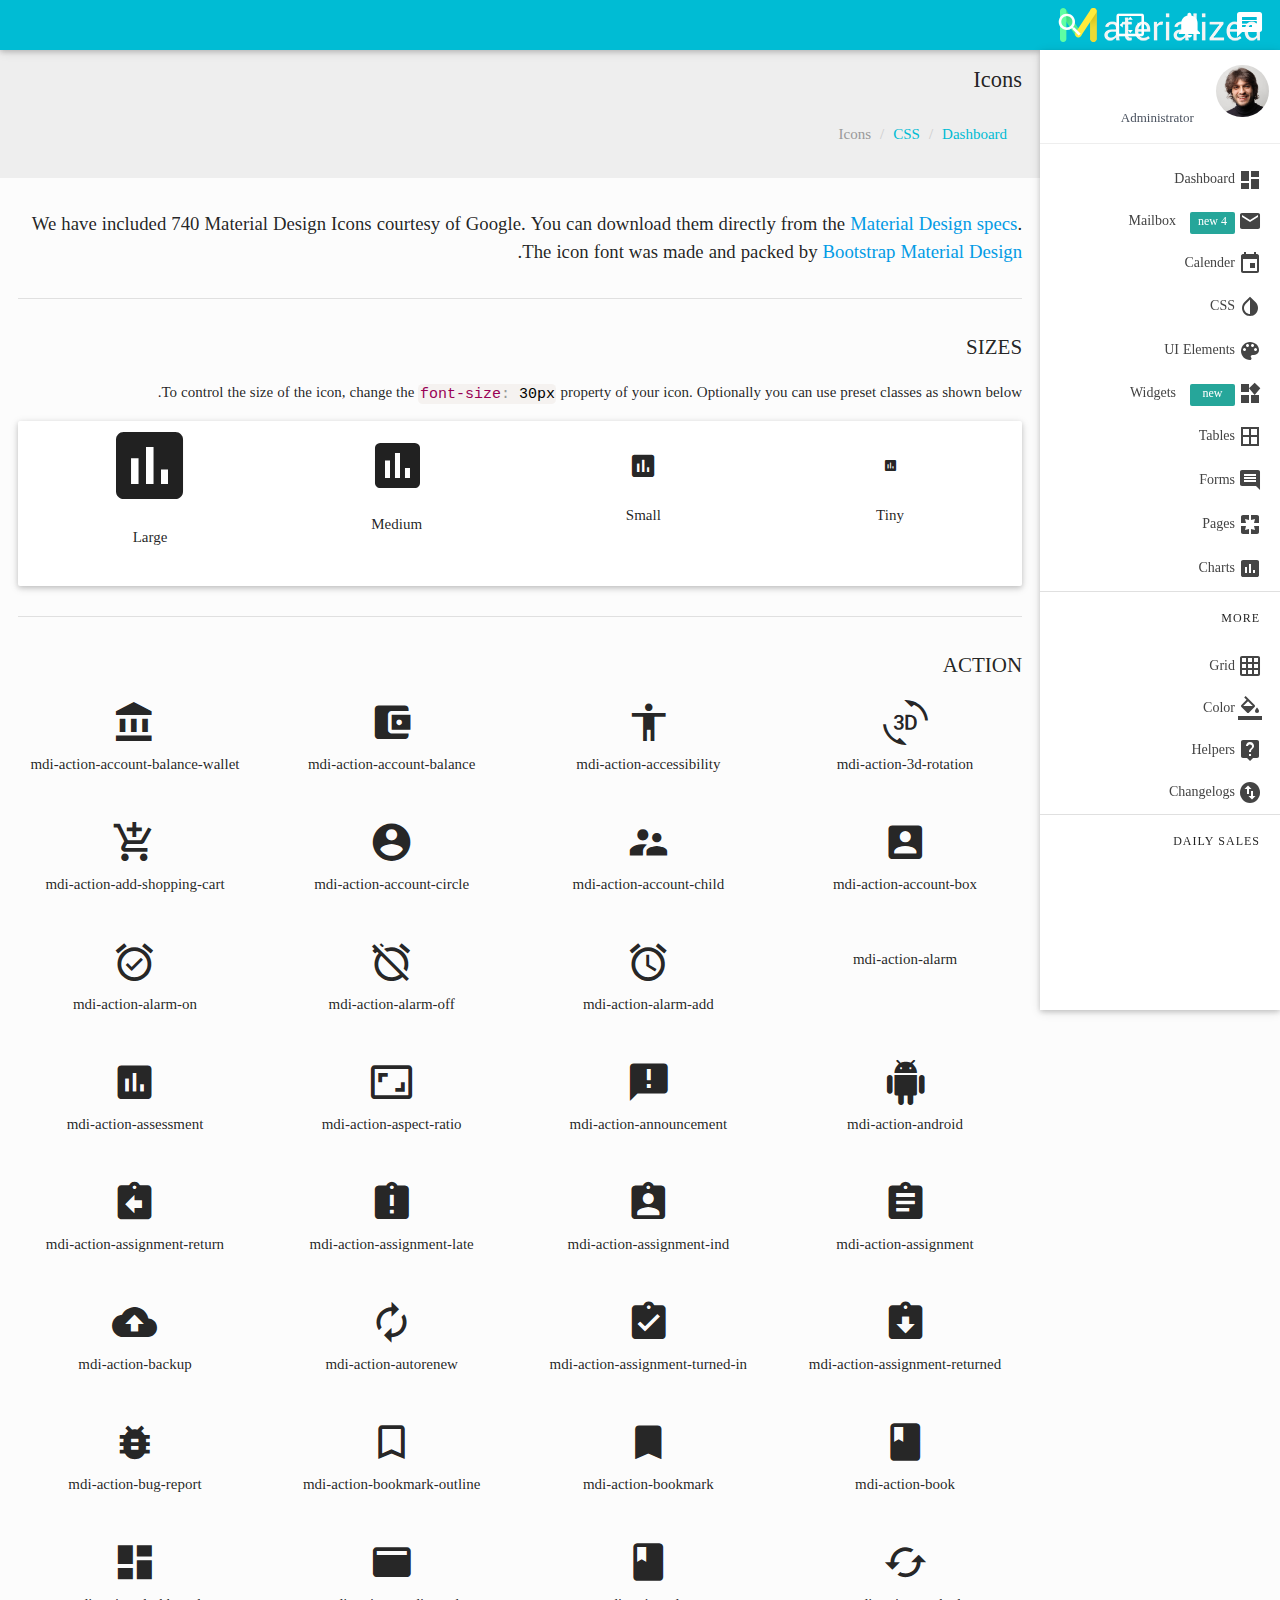
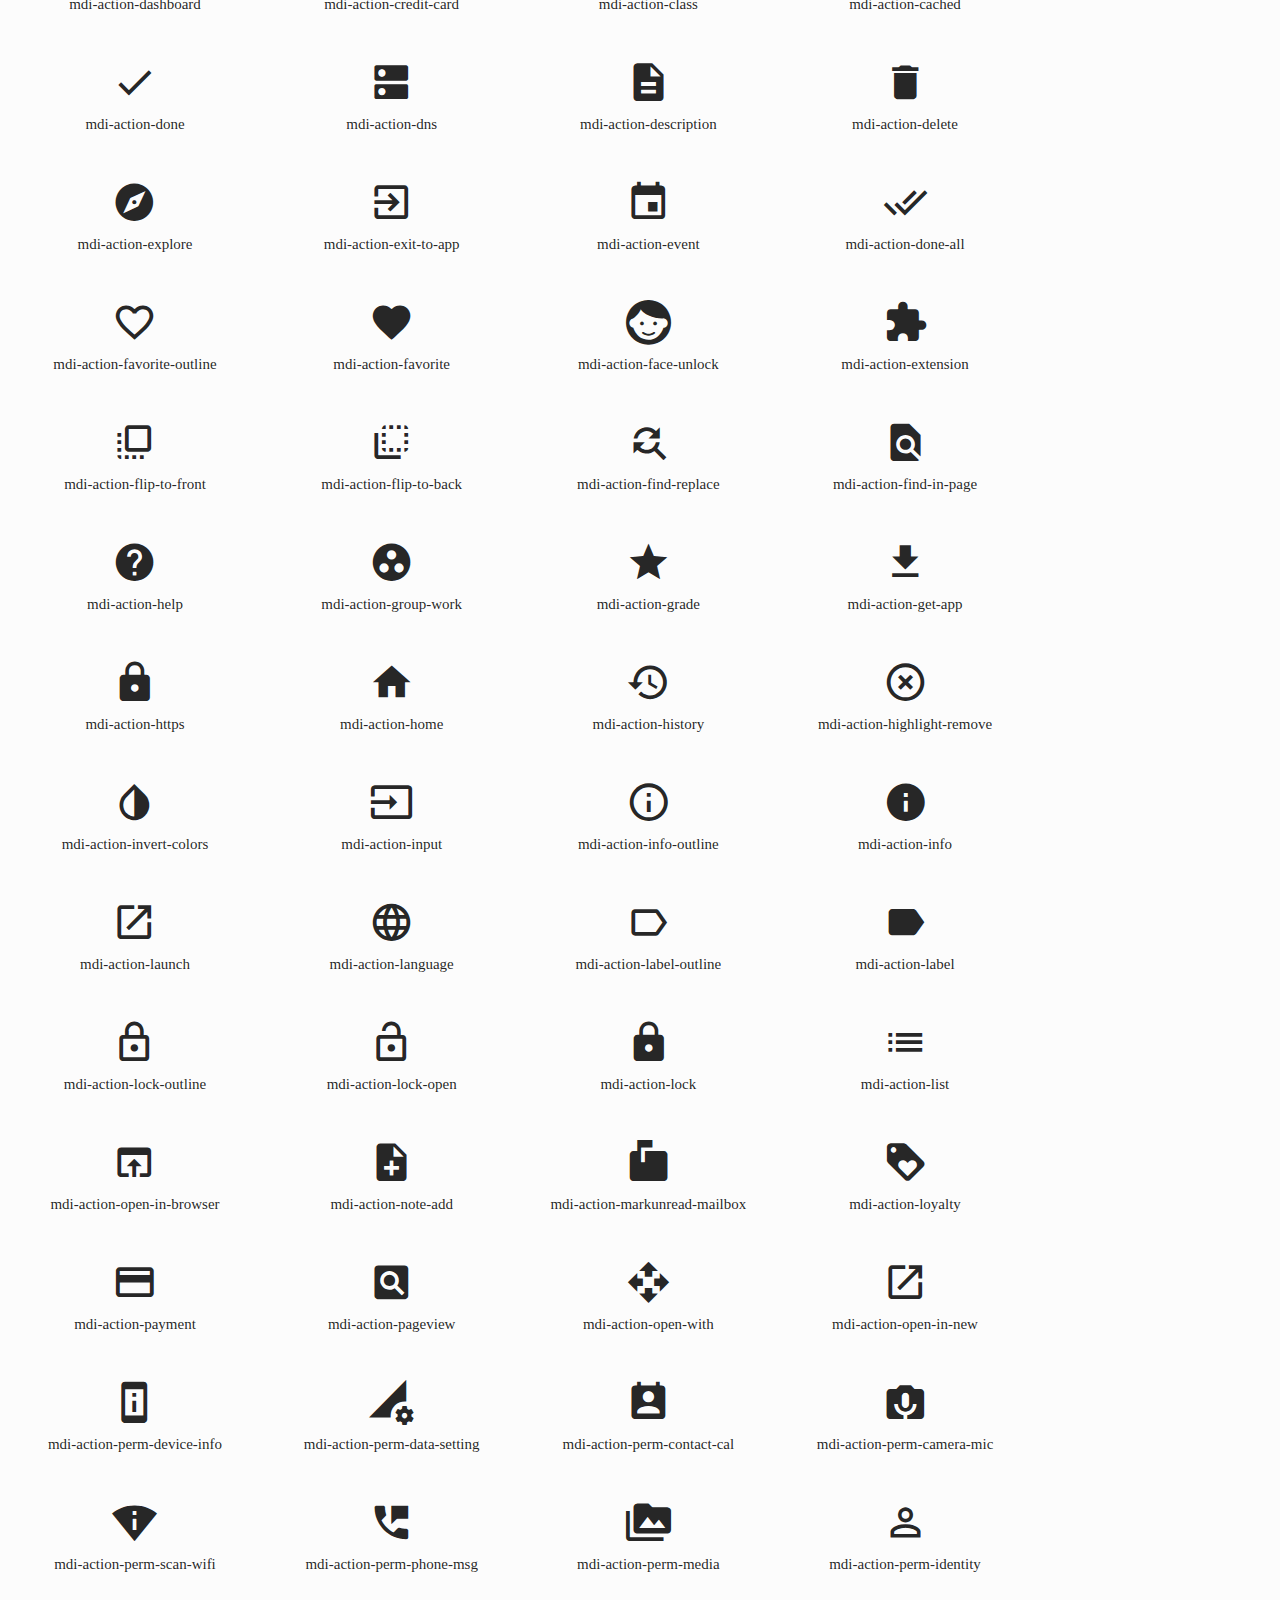
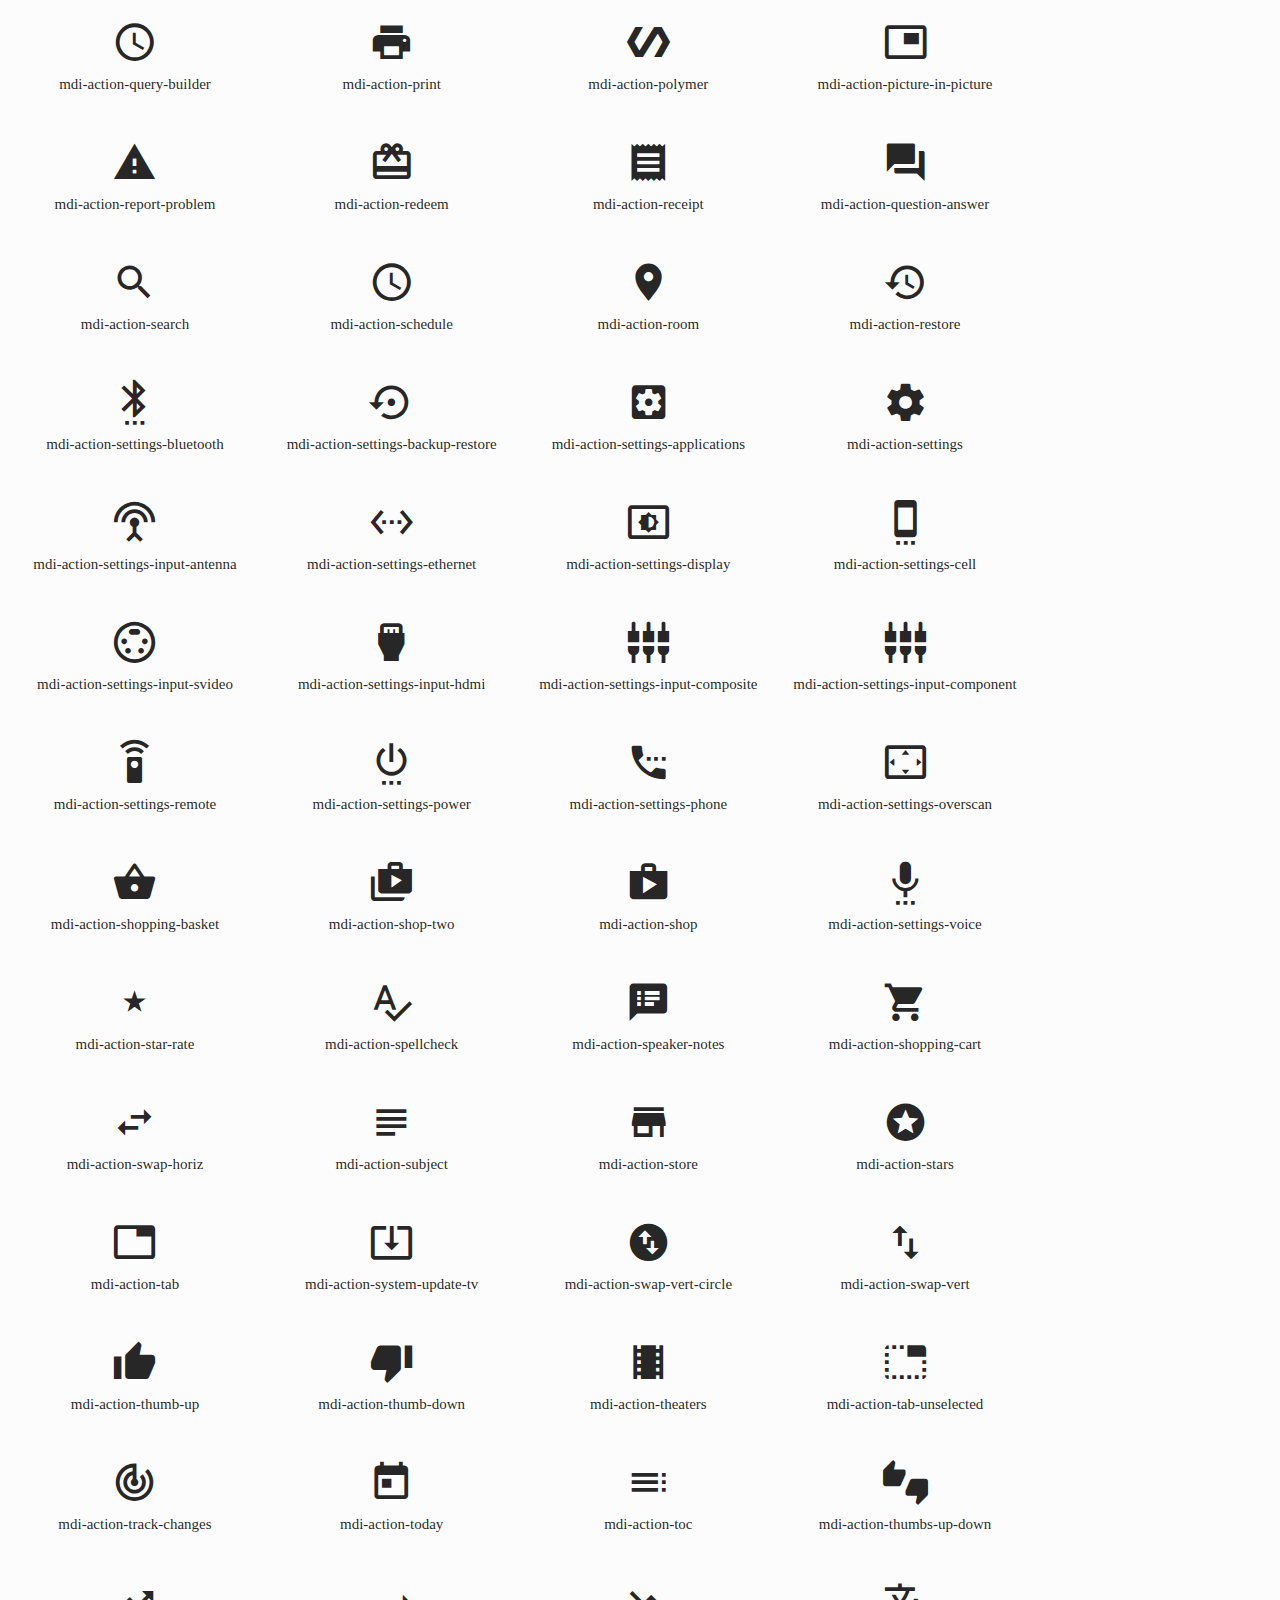
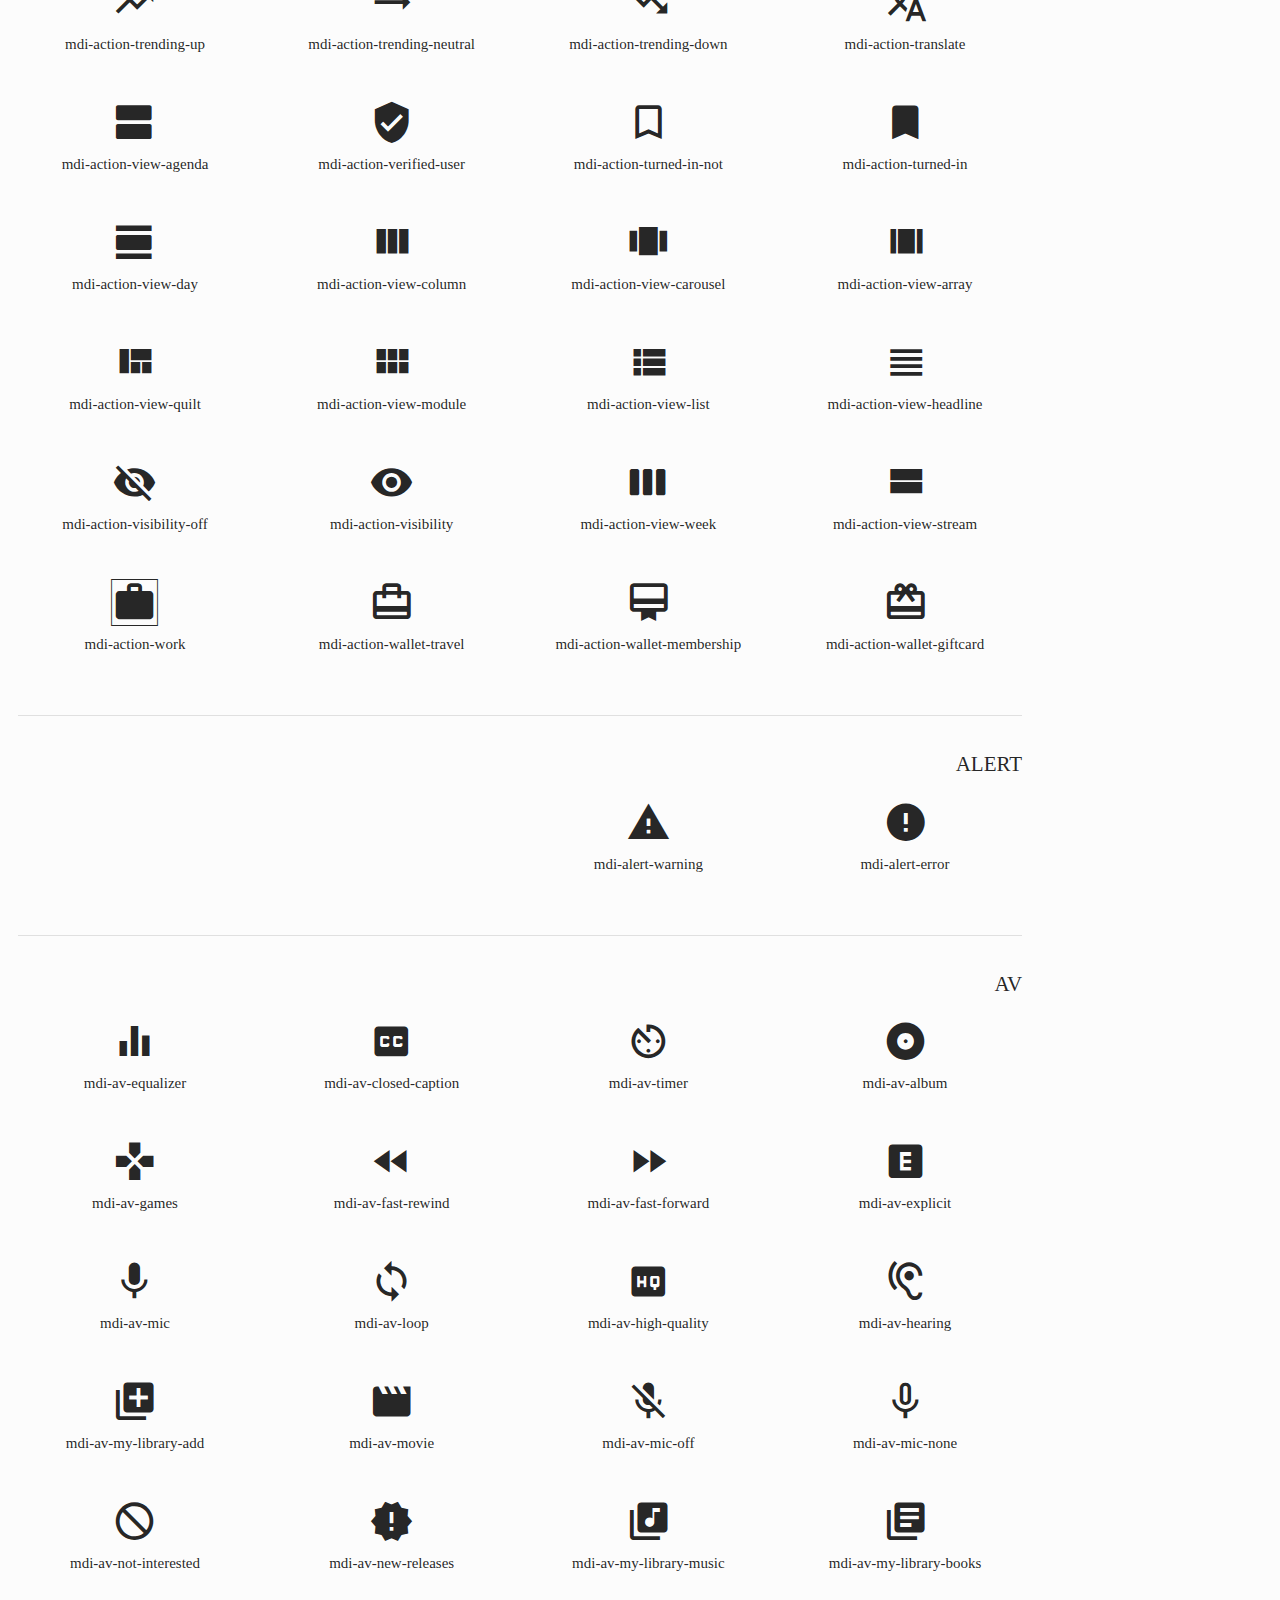
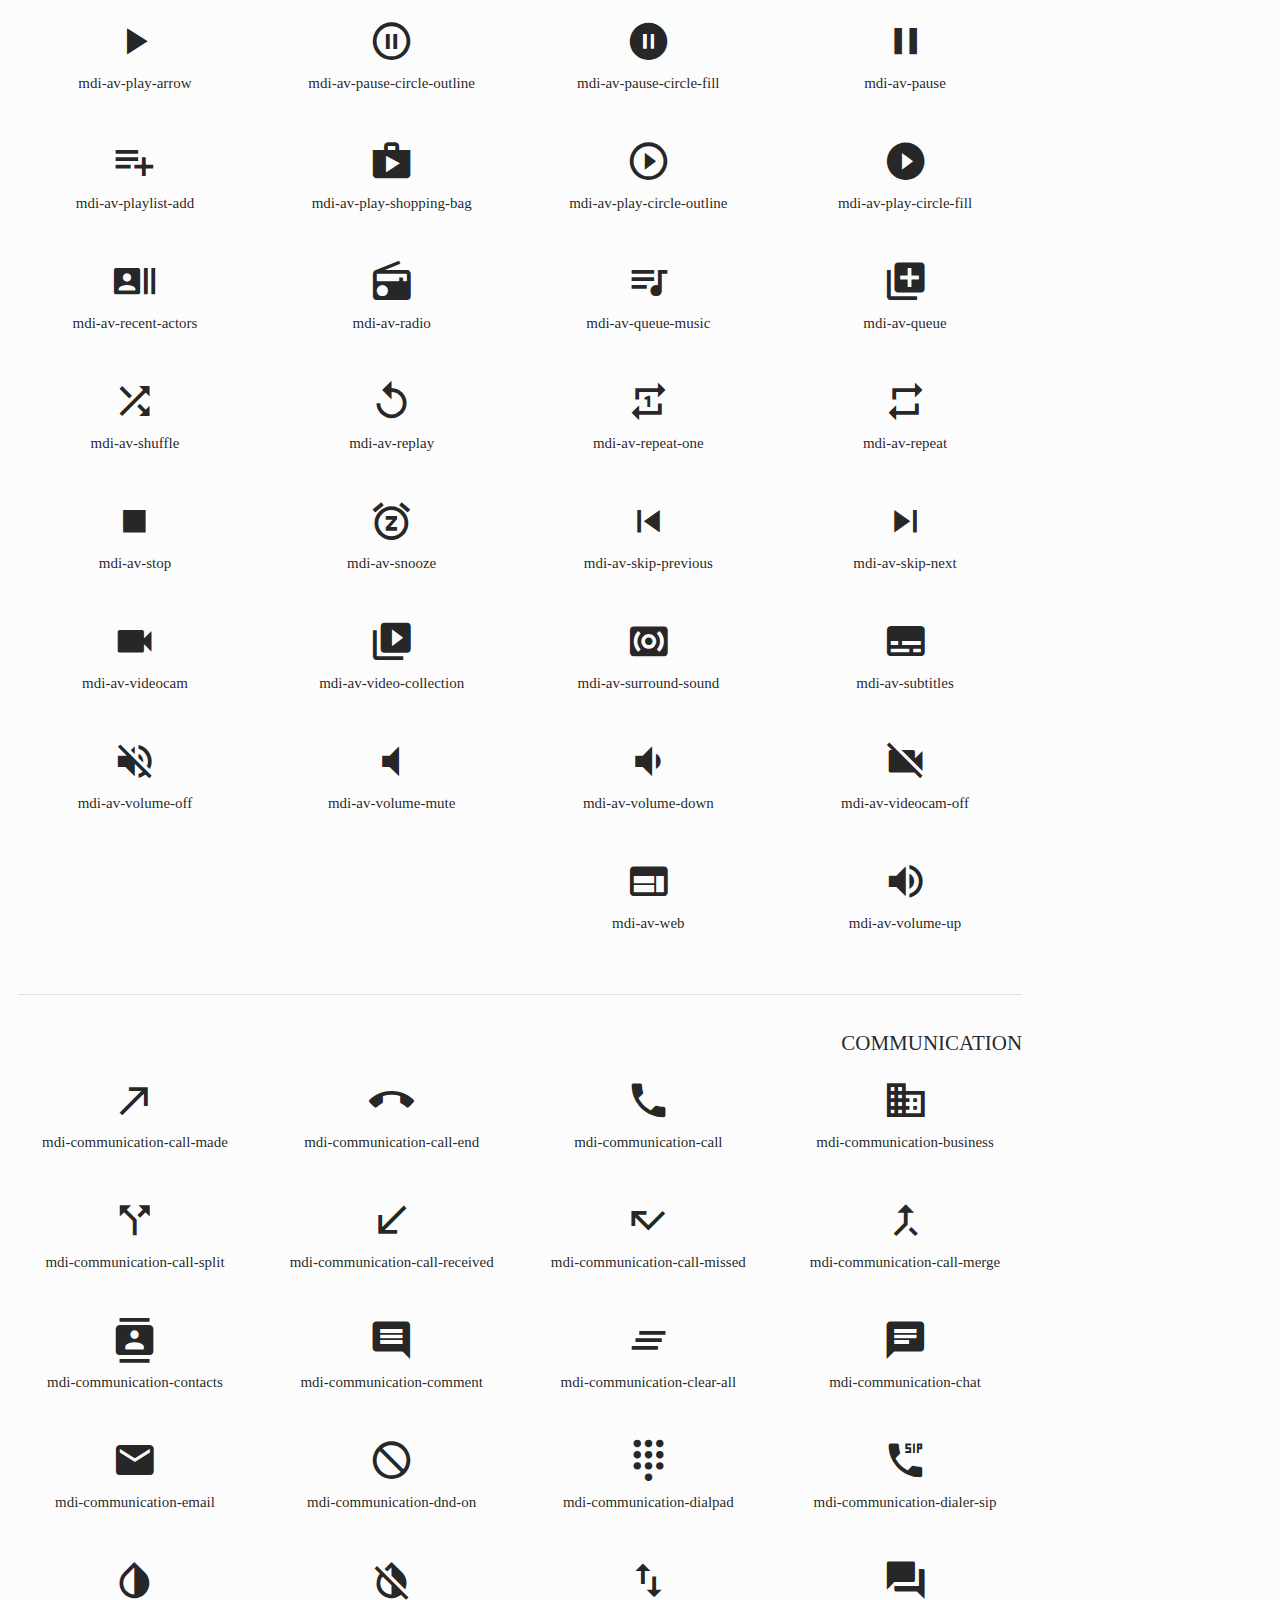
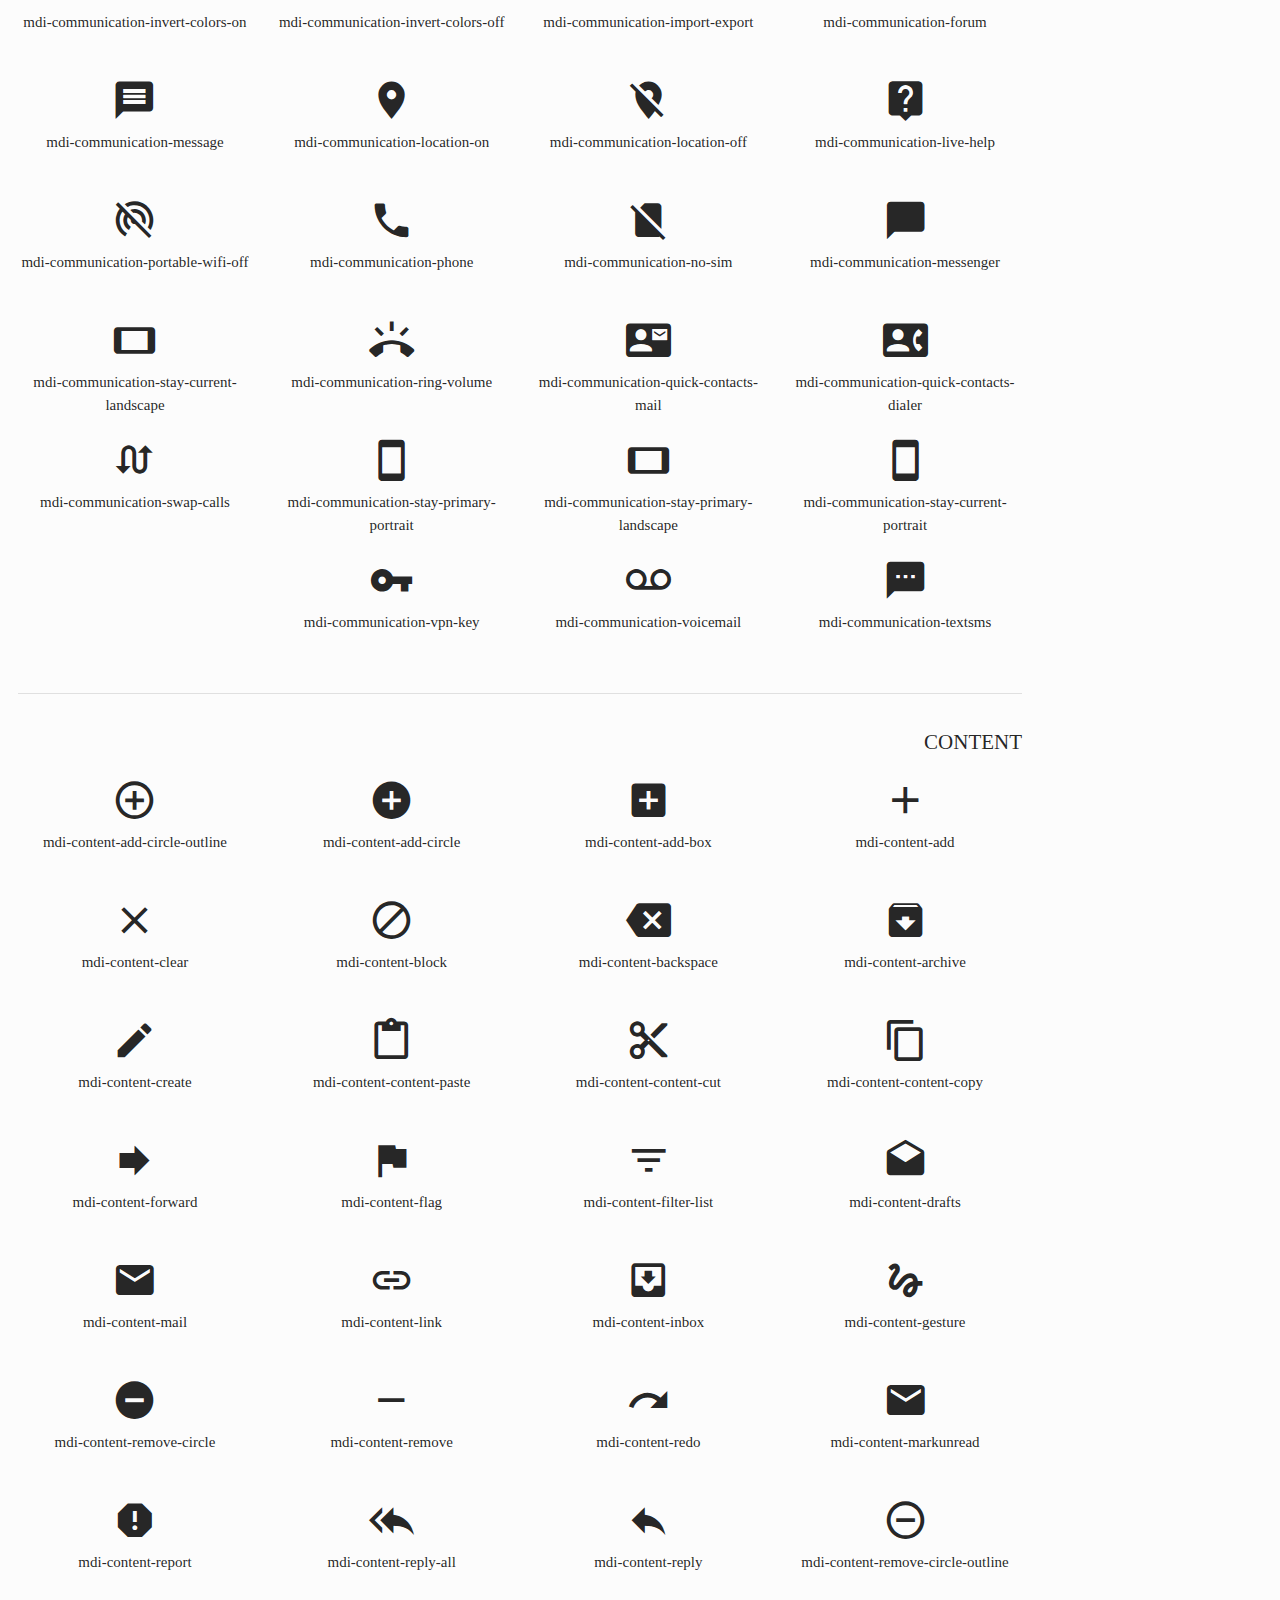
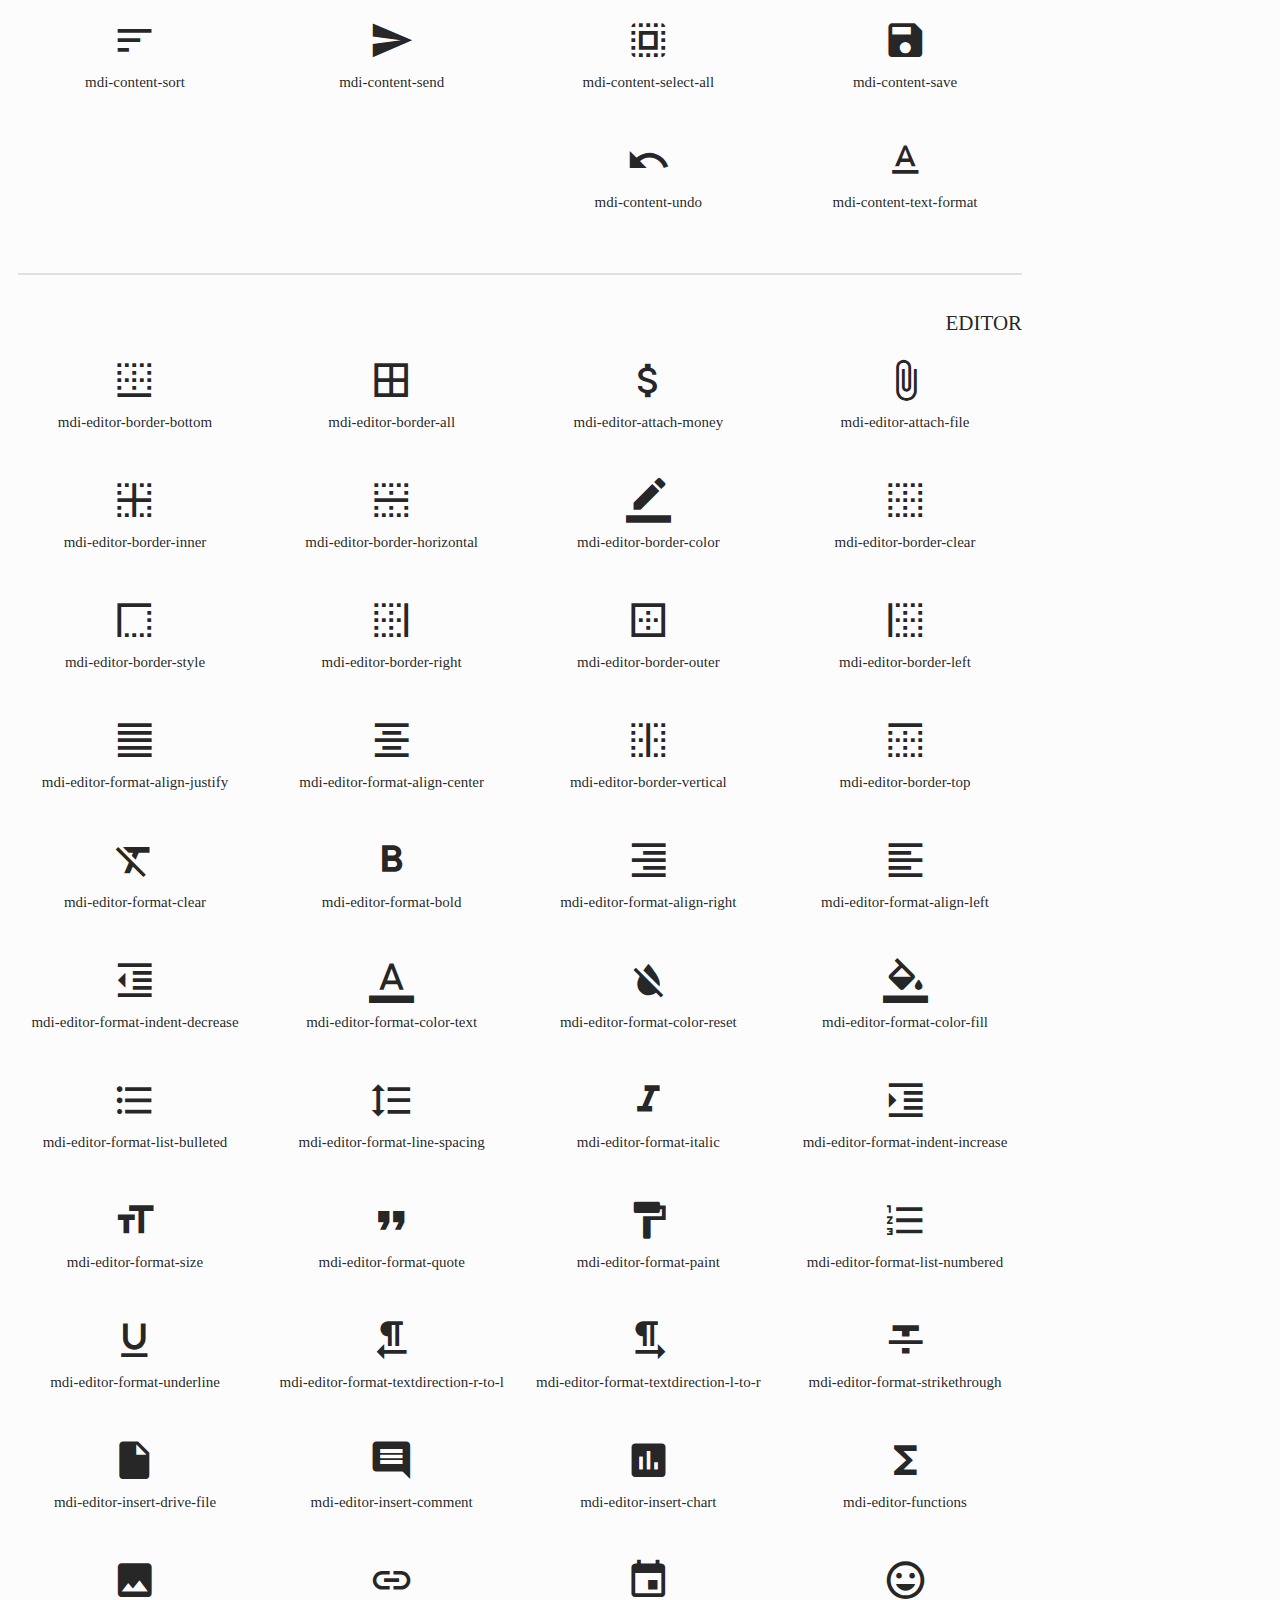
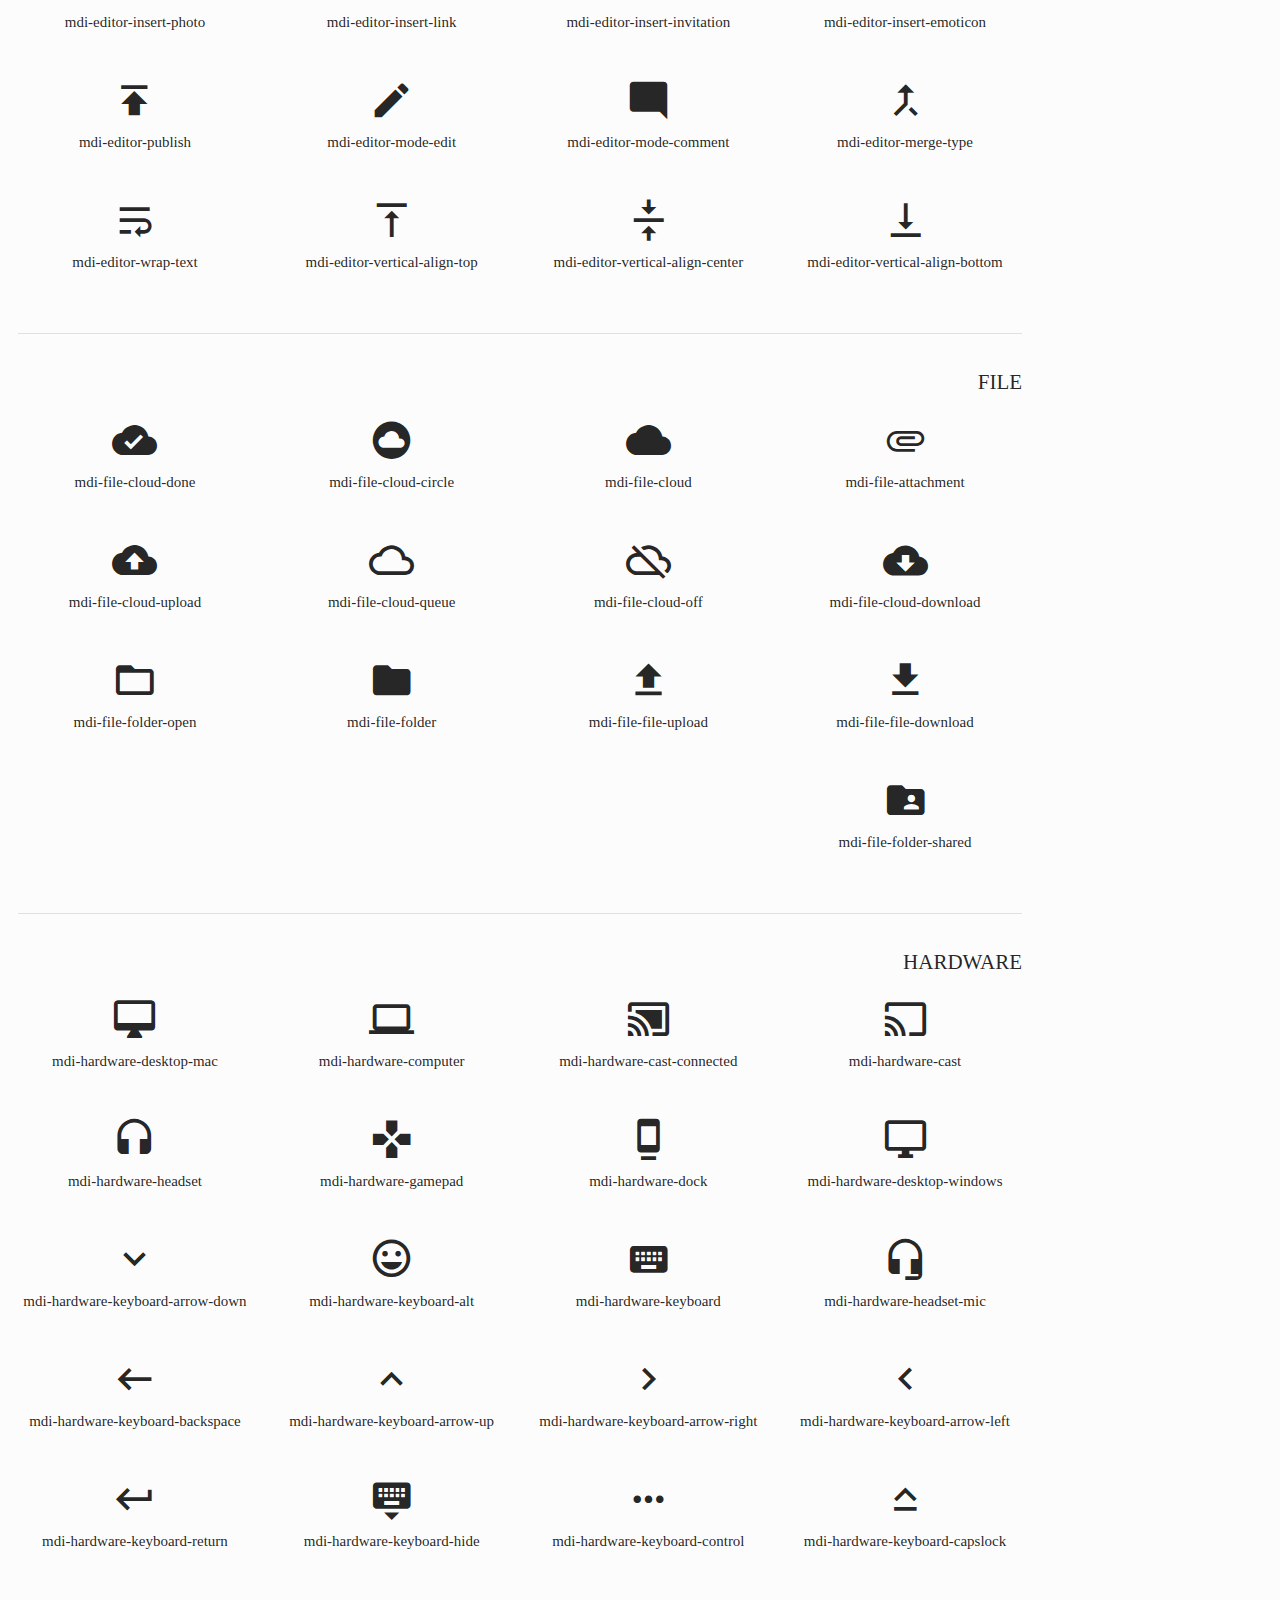
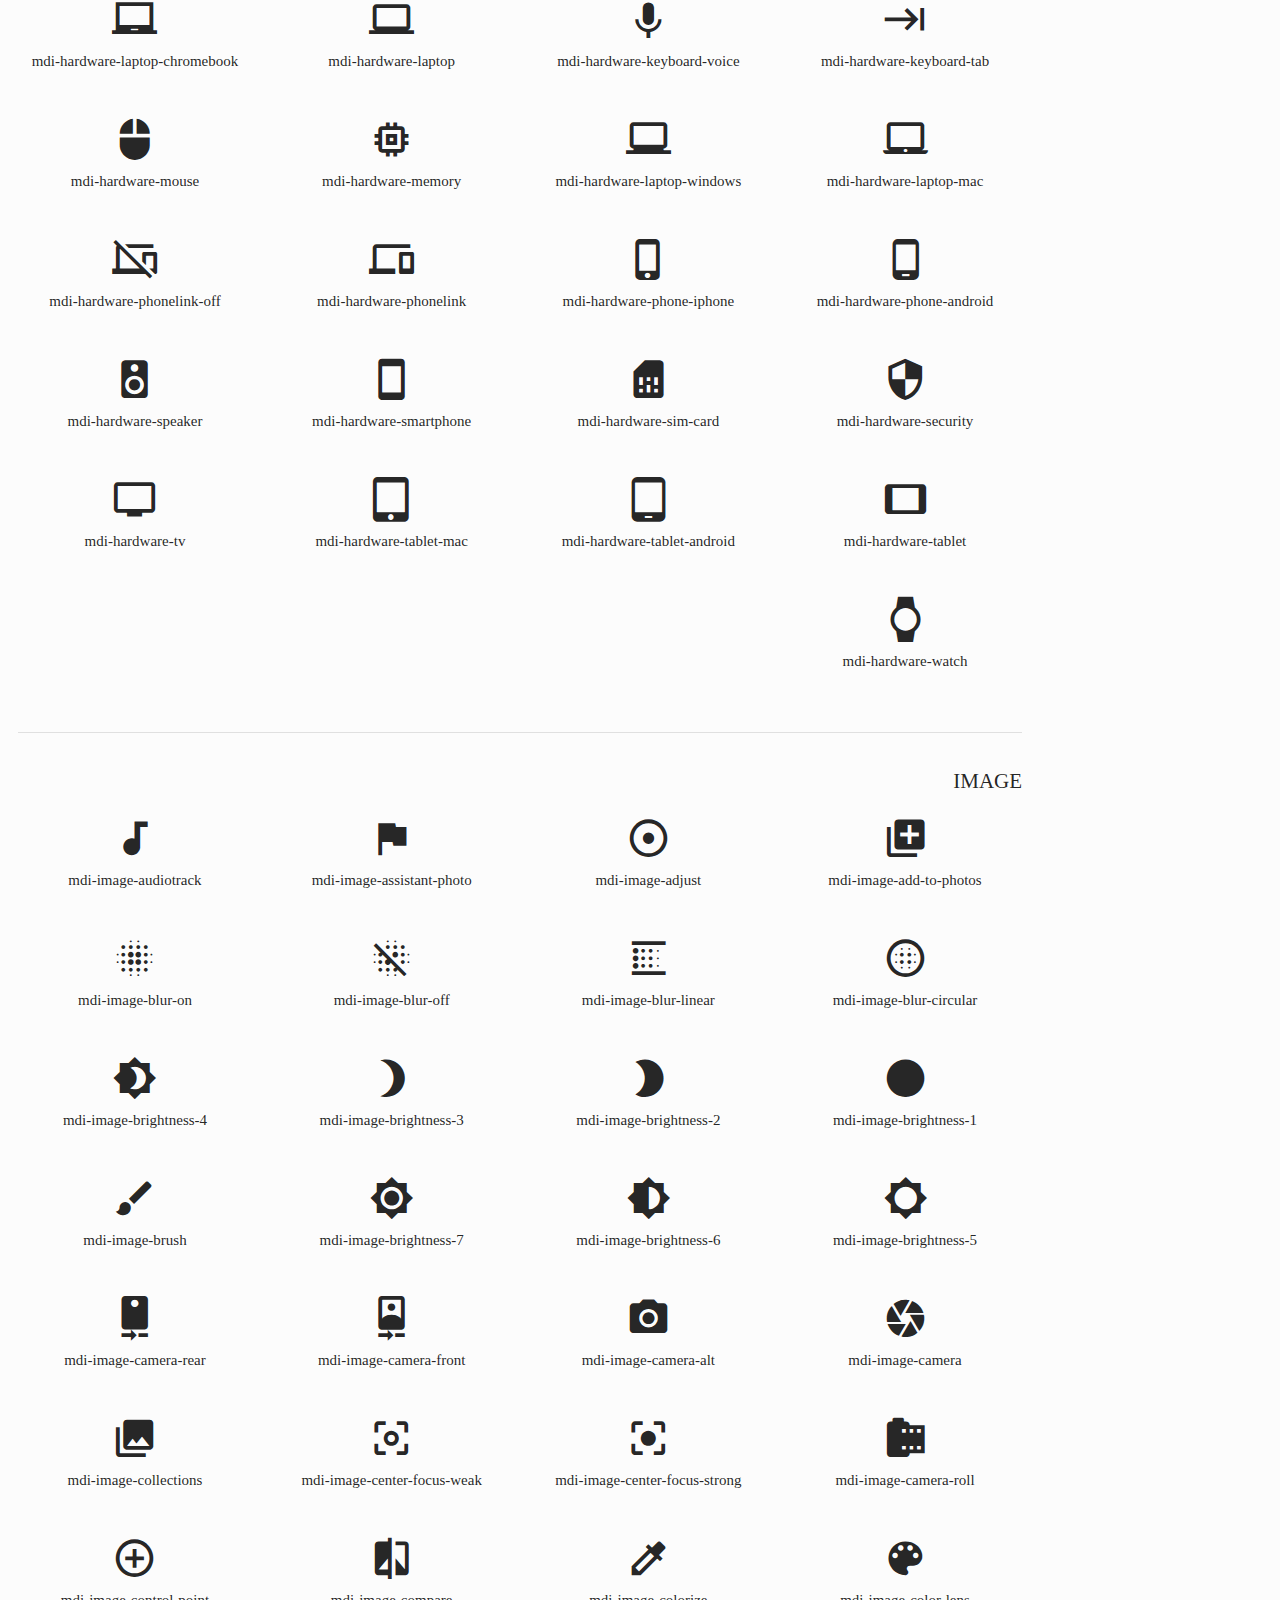
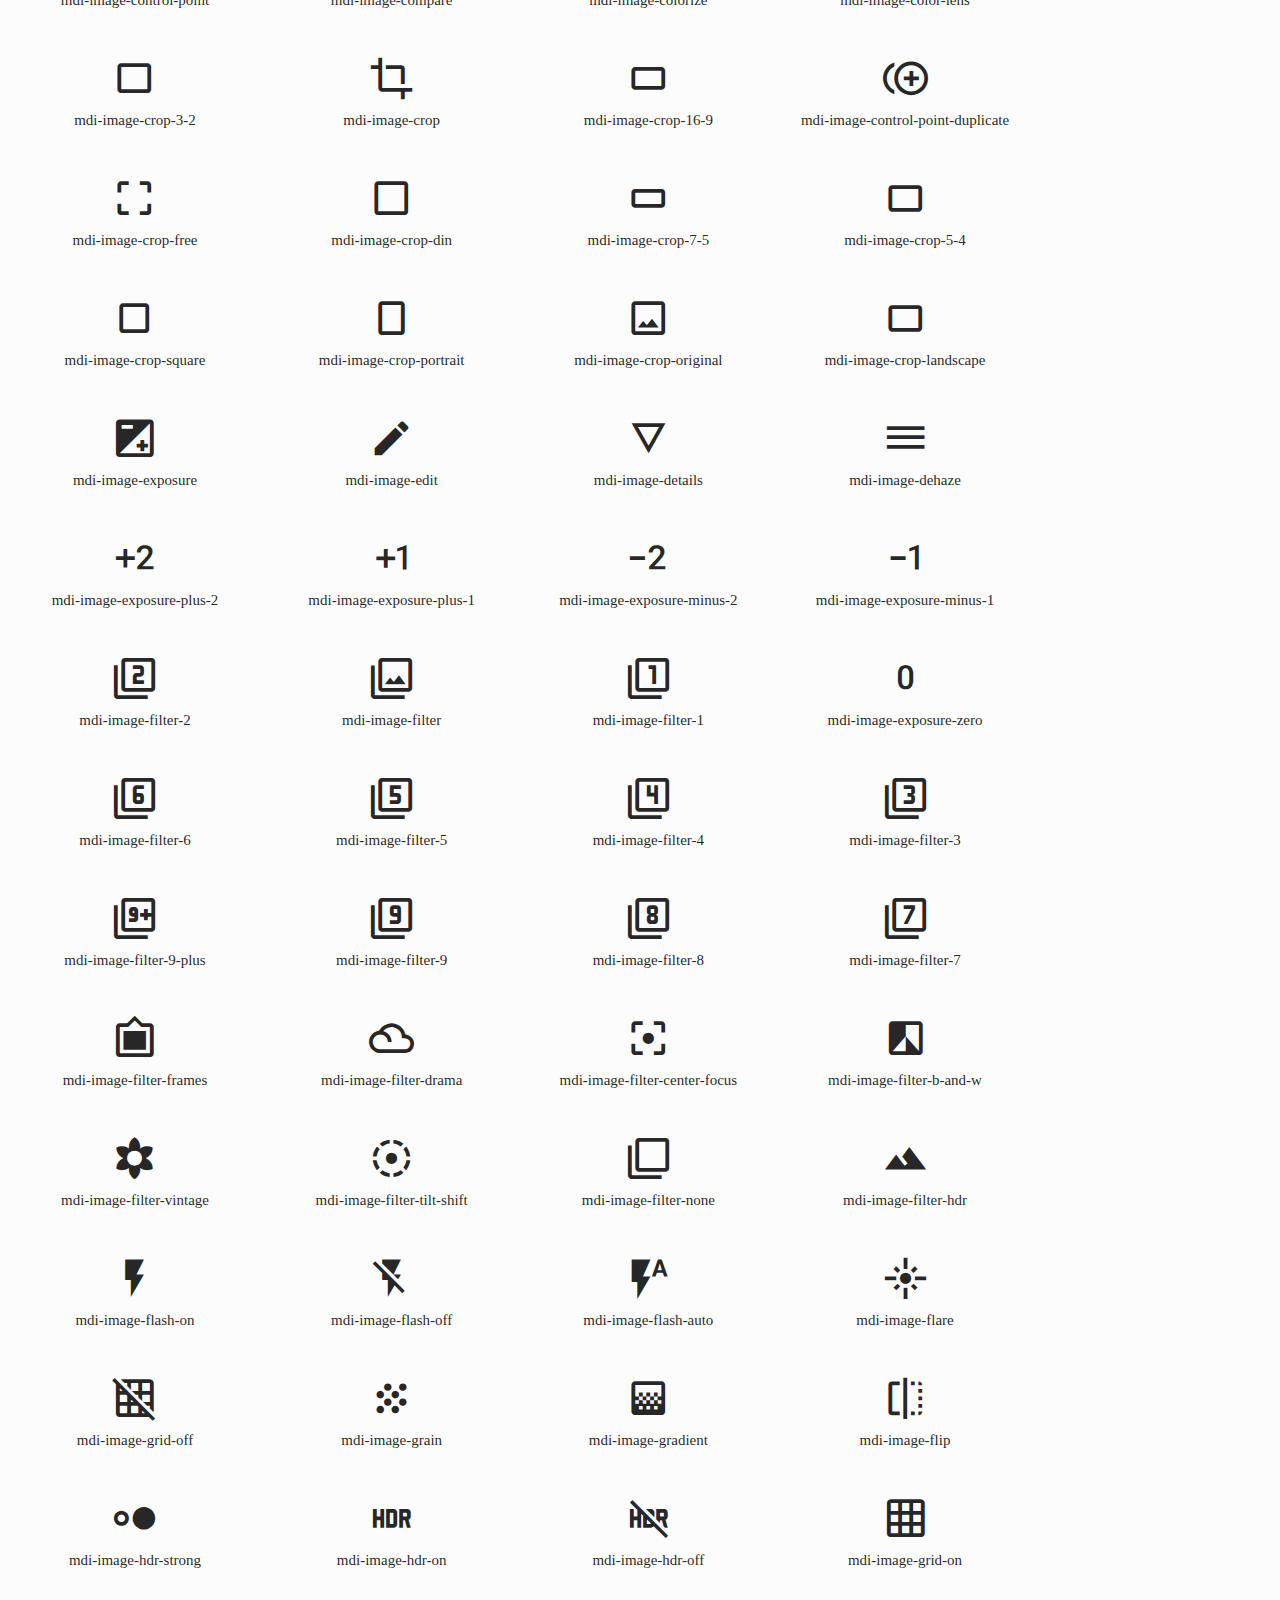
<file: css-icons.html>
<!DOCTYPE html>
<html lang="en">

<!--================================================================================
	Item Name: Materialize - Material Design Admin Template
	Version: 1.0
	Author: GeeksLabs
	Author URL: http://www.themeforest.net/user/geekslabs
================================================================================ -->

<head>
  <meta http-equiv="Content-Type" content="text/html; charset=UTF-8">
  <meta name="viewport" content="width=device-width, initial-scale=1, maximum-scale=1.0, user-scalable=no">
  <meta http-equiv="X-UA-Compatible" content="IE=edge">
  <meta name="msapplication-tap-highlight" content="no">
  <meta name="description" content="Materialize is a Material Design Admin Template,It's modern, responsive and based on Material Design by Google. ">
  <meta name="keywords" content="materialize, admin template, dashboard template, flat admin template, responsive admin template,">
  <title>Icons | Materialize - Material Design Admin Template</title>

  <!-- Favicons-->
  <link rel="icon" href="images/favicon/favicon-32x32.png" sizes="32x32">
  <!-- Favicons-->
  <link rel="apple-touch-icon-precomposed" href="images/favicon/apple-touch-icon-152x152.png">
  <!-- For iPhone -->
  <meta name="msapplication-TileColor" content="#00bcd4">
  <meta name="msapplication-TileImage" content="images/favicon/mstile-144x144.png">
  <!-- For Windows Phone -->


  <!-- CORE CSS-->
  
  <link href="css/materialize.css" type="text/css" rel="stylesheet" media="screen,projection">
  <link href="css/style.css" type="text/css" rel="stylesheet" media="screen,projection">


  <!-- INCLUDED PLUGIN CSS ON THIS PAGE -->
  <link href="css/prism.css" type="text/css" rel="stylesheet" media="screen,projection">
  <link href="js/plugins/perfect-scrollbar/perfect-scrollbar.css" type="text/css" rel="stylesheet" media="screen,projection">
  <link href="js/plugins/chartist-js/chartist.min.css" type="text/css" rel="stylesheet" media="screen,projection">
</head>

<body>
  <!-- Start Page Loading -->
    <div id="loader-wrapper">
        <div id="loader"></div>        
        <div class="loader-section section-left"></div>
        <div class="loader-section section-right"></div>
    </div>
    <!-- End Page Loading -->

  <!-- //////////////////////////////////////////////////////////////////////////// -->

  <!-- START HEADER -->
  <header id="header" class="page-topbar">
        <!-- start header nav-->
        <div class="navbar-fixed">
            <nav class="cyan">
                <div class="nav-wrapper">
                    <h1 class="logo-wrapper"><a href="index.html" class="brand-logo darken-1"><img src="images/materialize-logo.png" alt="materialize logo"></a> <span class="logo-text">Materialize</span></h1>
                    <ul class="right hide-on-med-and-down">
                        <li class="search-out">
                            <input type="text" class="search-out-text">
                        </li>
                        <li>    
                            <a href="javascript:void(0);" class="waves-effect waves-block waves-light show-search"><i class="mdi-action-search"></i></a>                              
                        </li>
                        <li><a href="javascript:void(0);" class="waves-effect waves-block waves-light toggle-fullscreen"><i class="mdi-action-settings-overscan"></i></a>
                        </li>
                        <li><a href="javascript:void(0);" class="waves-effect waves-block waves-light"><i class="mdi-social-notifications"></i></a>
                        </li>
                        <!-- Dropdown Trigger -->                        
                        <li><a href="#" data-activates="chat-out" class="waves-effect waves-block waves-light chat-collapse"><i class="mdi-communication-chat"></i></a>
                        </li>
                    </ul>
                </div>
            </nav>
        </div>
        <!-- end header nav-->
  </header>
  <!-- END HEADER -->

  <!-- //////////////////////////////////////////////////////////////////////////// -->

  <!-- START MAIN -->
  <div id="main">
    <!-- START WRAPPER -->
    <div class="wrapper">

      <!-- START LEFT SIDEBAR NAV-->
      <aside id="left-sidebar-nav">
          <ul id="slide-out" class="side-nav fixed leftside-navigation">
              <li class="user-details cyan darken-2">
                  <div class="row">
                      <div class="col col s4 m4 l4">
                          <img src="images/avatar.jpg" alt="" class="circle responsive-img valign profile-image">
                      </div>
                      <div class="col col s8 m8 l8">
                          <ul id="profile-dropdown" class="dropdown-content">
                              <li><a href="#"><i class="mdi-action-face-unlock"></i> Profile</a>
                              </li>
                              <li><a href="#"><i class="mdi-action-settings"></i> Settings</a>
                              </li>
                              <li><a href="#"><i class="mdi-communication-live-help"></i> Help</a>
                              </li>
                              <li class="divider"></li>
                              <li><a href="#"><i class="mdi-action-lock-outline"></i> Lock</a>
                              </li>
                              <li><a href="#"><i class="mdi-hardware-keyboard-tab"></i> Logout</a>
                              </li>
                          </ul>
                          <a class="btn-flat dropdown-button waves-effect waves-light white-text profile-btn" href="#" data-activates="profile-dropdown">John Doe<i class="mdi-navigation-arrow-drop-down right"></i></a>
                          <p class="user-roal">Administrator</p>
                      </div>
                  </div>
              </li>
              <li class="bold"><a href="index.html" class="waves-effect waves-cyan"><i class="mdi-action-dashboard"></i> Dashboard</a>
              </li>
              <li class="bold"><a href="app-email.html" class="waves-effect waves-cyan"><i class="mdi-communication-email"></i> Mailbox <span class="new badge">4</span></a>
              </li>
              <li class="bold"><a href="app-calendar.html" class="waves-effect waves-cyan"><i class="mdi-editor-insert-invitation"></i> Calender</a>
              </li>
              <li class="no-padding">
                  <ul class="collapsible collapsible-accordion">
                      <li class="bold"><a class="collapsible-header waves-effect waves-cyan"><i class="mdi-action-invert-colors"></i> CSS</a>
                          <div class="collapsible-body">
                              <ul>
                                  <li><a href="css-typography.html">Typography</a>
                                  </li>                                        
                                  <li><a href="css-icons.html">Icons</a>
                                  </li>
                                  <li><a href="css-shadow.html">Shadow</a>
                                  </li>
                                  <li><a href="css-media.html">Media</a>
                                  </li>
                                  <li><a href="css-sass.html">Sass</a>
                                  </li>
                              </ul>
                          </div>
                      </li>
                      <li class="bold"><a class="collapsible-header  waves-effect waves-cyan"><i class="mdi-image-palette"></i> UI Elements</a>
                          <div class="collapsible-body">
                              <ul>
                                  <li><a href="ui-buttons.html">Buttons</a>
                                  </li>
                                  <li><a href="ui-badges.html">Badges</a>
                                  </li>
                                  <li><a href="ui-cards.html">Cards</a>
                                  </li>
                                  <li><a href="ui-collections.html">Collections</a>
                                  </li>
                                  <li><a href="ui-accordions.html">Accordian</a>
                                  </li>                                        
                                  <li><a href="ui-navbar.html">Navbar</a>
                                  </li>
                                  <li><a href="ui-pagination.html">Pagination</a>
                                  </li>
                                  <li><a href="ui-preloader.html">Preloader</a>
                                  </li>
                                  <li><a href="ui-modals.html">Modals</a>
                                  </li>
                                  <li><a href="ui-media.html">Media</a>
                                  </li>
                                  <li><a href="ui-toasts.html">Toasts</a>
                                  </li>
                                  <li><a href="ui-tooltip.html">Tooltip</a>
                                  </li>
                              </ul>
                          </div>
                      </li>
                      <li class="bold"><a href="app-widget.html" class="waves-effect waves-cyan"><i class="mdi-device-now-widgets"></i> Widgets <span class="new badge"></span></a>
                      </li>
                      <li class="bold"><a class="collapsible-header  waves-effect waves-cyan"><i class="mdi-editor-border-all"></i> Tables</a>
                          <div class="collapsible-body">
                              <ul>
                                  <li><a href="table-basic.html">Basic Tables</a>
                                  </li>
                                  <li><a href="table-data.html">Data Tables</a>
                                  </li>
                              </ul>
                          </div>
                      </li>
                      <li class="bold"><a class="collapsible-header  waves-effect waves-cyan"><i class="mdi-editor-insert-comment"></i> Forms</a>
                          <div class="collapsible-body">
                              <ul>
                                  <li><a href="form-elements.html">Form Elements</a>
                                  </li>
                                  <li><a href="form-layouts.html">Form Layouts</a>
                                  </li>
                              </ul>
                          </div>
                      </li>
                      <li class="bold"><a class="collapsible-header  waves-effect waves-cyan"><i class="mdi-social-pages"></i> Pages</a>
                          <div class="collapsible-body">
                              <ul>                                        
                                  <li><a href="page-login.html">Login</a>
                                  </li>
                                  <li><a href="page-register.html">Register</a>
                                  </li>
                                  <li><a href="page-lock-screen.html">Lock Screen</a>
                                  </li>
                                  <li><a href="page-invoice.html">Invoice</a>
                                  </li>
                                  <li><a href="page-404.html">404</a>
                                  </li>
                                  <li><a href="page-500.html">500</a>
                                  </li>
                                  <li><a href="page-blank.html">Blank</a>
                                  </li>
                              </ul>
                          </div>
                      </li>
                      <li class="bold"><a class="collapsible-header waves-effect waves-cyan"><i class="mdi-editor-insert-chart"></i> Charts</a>
                          <div class="collapsible-body">
                              <ul>
                                  <li><a href="charts-chartjs.html">Chart JS</a>
                                  </li>
                                  <li><a href="charts-chartist.html">Chartist</a>
                                  </li>
                                  <li><a href="charts-morris.html">Morris Charts</a>
                                  </li>
                                  <li><a href="charts-xcharts.html">xCharts</a>
                                  </li>
                                  <li><a href="charts-flotcharts.html">Flot Charts</a>
                                  </li>
                                  <li><a href="charts-sparklines.html">Sparkline Charts</a>
                                  </li>
                              </ul>
                          </div>
                      </li>
                  </ul>
              </li>
              <li class="li-hover"><div class="divider"></div></li>
              <li class="li-hover"><p class="ultra-small margin more-text">MORE</p></li>
              <li><a href="css-grid.html"><i class="mdi-image-grid-on"></i> Grid</a>
              </li>
              <li><a href="css-color.html"><i class="mdi-editor-format-color-fill"></i> Color</a>
              </li>
              <li><a href="css-helpers.html"><i class="mdi-communication-live-help"></i> Helpers</a>
              </li>
              <li><a href="changelogs.html"><i class="mdi-action-swap-vert-circle"></i> Changelogs</a>
              </li>
              <li class="li-hover"><div class="divider"></div></li>
              <li class="li-hover"><p class="ultra-small margin more-text">Daily Sales</p></li>
              <li class="li-hover">
                  <div class="row">
                      <div class="col s12 m12 l12">
                          <div class="sample-chart-wrapper">                            
                              <div class="ct-chart ct-golden-section" id="ct2-chart"></div>
                          </div>
                      </div>
                  </div>
              </li>
          </ul>
          <a href="#" data-activates="slide-out" class="sidebar-collapse btn-floating btn-medium waves-effect waves-light hide-on-large-only darken-2"><i class="mdi-navigation-menu" ></i></a>
      </aside>
      <!-- END LEFT SIDEBAR NAV-->

      <!-- //////////////////////////////////////////////////////////////////////////// -->

      <!-- START CONTENT -->
      <section id="content">
        
        <!--breadcrumbs start-->
        <div id="breadcrumbs-wrapper" class=" grey lighten-3">
          <div class="container">
            <div class="row">
              <div class="col s12 m12 l12">
                <h5 class="breadcrumbs-title">Icons</h5>
                <ol class="breadcrumb">
                    <li><a href="index.html">Dashboard</a></li>
                    <li><a href="#">CSS</a></li>
                    <li class="active">Icons</li>
                </ol>
              </div>
            </div>
          </div>
        </div>
        <!--breadcrumbs end-->
        

        <!--start container-->
        <div class="container">
            <div class="section">
            <p class="caption">We have included 740 Material Design Icons courtesy of Google. You can download them directly from the <a href="https://github.com/google/material-design-icons">Material Design specs</a>. The icon font was made and packed by <a href="http://fezvrasta.github.io/bootstrap-material-design/">Bootstrap Material Design</a>.</p>
                <div class="divider"></div>
                <!--Icon Sizes-->
                <div class="col s12 m12 l12">
                <div id="icon-sizes" class="section">
                  
                    <h4 class="header">Sizes</h4>
                    <div class="col s12 m4 l3">
                      <p>To control the size of the icon, change the <code class=" language-css"><span class="token property">font-size</span><span class="token punctuation">:</span> 30px</code> property of your icon. Optionally you can use preset classes
                        as shown below.</p>
                    </div>
                    <div class="col s12 m8 l9">
                      <div class="card-panel">
                        <div class="row">
                          <div class="center-align">
                            <div class="col s3"><i class="mdi-editor-insert-chart tiny icon-demo"></i>
                              <br>
                              <p>Tiny</p>
                            </div>
                            <div class="col s3"><i class="mdi-editor-insert-chart small icon-demo"></i>
                              <br>
                              <p>Small</p>
                            </div>
                            <div class="col s3"><i class="mdi-editor-insert-chart medium icon-demo"></i>
                              <br>
                              <p>Medium</p>
                            </div>
                            <div class="col s3"><i class="mdi-editor-insert-chart large icon-demo"></i>
                              <br>
                              <p>Large</p>
                            </div>
                          </div>
                        </div>
                      </div>
                    </div>
                  
                </div>
                
                <!-- Icon Listing -->
                <div class="divider"></div>
                <!--action-icons-->
                <div id="action" class="row icon-container section">
                  <div class="col s12 m12 l12">
                  <h4 class="header">Action</h4>
                  </div>
                  <br>

                  <div class="icon-preview col s6 m3"><i class="mdi-action-3d-rotation"></i><span>mdi-action-3d-rotation</span>
                  </div>
                  <div class="icon-preview col s6 m3"><i class="mdi-action-accessibility"></i><span>mdi-action-accessibility</span>
                  </div>
                  <div class="icon-preview col s6 m3"><i class="mdi-action-account-balance"></i><span>mdi-action-account-balance</span>
                  </div>
                  <div class="icon-preview col s6 m3"><i class="mdi-action-account-balance-wallet"></i><span>mdi-action-account-balance-wallet</span>
                  </div>
                  <div class="icon-preview col s6 m3"><i class="mdi-action-account-box"></i><span>mdi-action-account-box</span>
                  </div>
                  <div class="icon-preview col s6 m3"><i class="mdi-action-account-child"></i><span>mdi-action-account-child</span>
                  </div>
                  <div class="icon-preview col s6 m3"><i class="mdi-action-account-circle"></i><span>mdi-action-account-circle</span>
                  </div>
                  <div class="icon-preview col s6 m3"><i class="mdi-action-add-shopping-cart"></i><span>mdi-action-add-shopping-cart</span>
                  </div>
                  <div class="icon-preview col s6 m3"><i class="mdi-action-alarm"></i><span>mdi-action-alarm</span>
                  </div>
                  <div class="icon-preview col s6 m3"><i class="mdi-action-alarm-add"></i><span>mdi-action-alarm-add</span>
                  </div>
                  <div class="icon-preview col s6 m3"><i class="mdi-action-alarm-off"></i><span>mdi-action-alarm-off</span>
                  </div>
                  <div class="icon-preview col s6 m3"><i class="mdi-action-alarm-on"></i><span>mdi-action-alarm-on</span>
                  </div>
                  <div class="icon-preview col s6 m3"><i class="mdi-action-android"></i><span>mdi-action-android</span>
                  </div>
                  <div class="icon-preview col s6 m3"><i class="mdi-action-announcement"></i><span>mdi-action-announcement</span>
                  </div>
                  <div class="icon-preview col s6 m3"><i class="mdi-action-aspect-ratio"></i><span>mdi-action-aspect-ratio</span>
                  </div>
                  <div class="icon-preview col s6 m3"><i class="mdi-action-assessment"></i><span>mdi-action-assessment</span>
                  </div>
                  <div class="icon-preview col s6 m3"><i class="mdi-action-assignment"></i><span>mdi-action-assignment</span>
                  </div>
                  <div class="icon-preview col s6 m3"><i class="mdi-action-assignment-ind"></i><span>mdi-action-assignment-ind</span>
                  </div>
                  <div class="icon-preview col s6 m3"><i class="mdi-action-assignment-late"></i><span>mdi-action-assignment-late</span>
                  </div>
                  <div class="icon-preview col s6 m3"><i class="mdi-action-assignment-return"></i><span>mdi-action-assignment-return</span>
                  </div>
                  <div class="icon-preview col s6 m3"><i class="mdi-action-assignment-returned"></i><span>mdi-action-assignment-returned</span>
                  </div>
                  <div class="icon-preview col s6 m3"><i class="mdi-action-assignment-turned-in"></i><span>mdi-action-assignment-turned-in</span>
                  </div>
                  <div class="icon-preview col s6 m3"><i class="mdi-action-autorenew"></i><span>mdi-action-autorenew</span>
                  </div>
                  <div class="icon-preview col s6 m3"><i class="mdi-action-backup"></i><span>mdi-action-backup</span>
                  </div>
                  <div class="icon-preview col s6 m3"><i class="mdi-action-book"></i><span>mdi-action-book</span>
                  </div>
                  <div class="icon-preview col s6 m3"><i class="mdi-action-bookmark"></i><span>mdi-action-bookmark</span>
                  </div>
                  <div class="icon-preview col s6 m3"><i class="mdi-action-bookmark-outline"></i><span>mdi-action-bookmark-outline</span>
                  </div>
                  <div class="icon-preview col s6 m3"><i class="mdi-action-bug-report"></i><span>mdi-action-bug-report</span>
                  </div>
                  <div class="icon-preview col s6 m3"><i class="mdi-action-cached"></i><span>mdi-action-cached</span>
                  </div>
                  <div class="icon-preview col s6 m3"><i class="mdi-action-class"></i><span>mdi-action-class</span>
                  </div>
                  <div class="icon-preview col s6 m3"><i class="mdi-action-credit-card"></i><span>mdi-action-credit-card</span>
                  </div>
                  <div class="icon-preview col s6 m3"><i class="mdi-action-dashboard"></i><span>mdi-action-dashboard</span>
                  </div>
                  <div class="icon-preview col s6 m3"><i class="mdi-action-delete"></i><span>mdi-action-delete</span>
                  </div>
                  <div class="icon-preview col s6 m3"><i class="mdi-action-description"></i><span>mdi-action-description</span>
                  </div>
                  <div class="icon-preview col s6 m3"><i class="mdi-action-dns"></i><span>mdi-action-dns</span>
                  </div>
                  <div class="icon-preview col s6 m3"><i class="mdi-action-done"></i><span>mdi-action-done</span>
                  </div>
                  <div class="icon-preview col s6 m3"><i class="mdi-action-done-all"></i><span>mdi-action-done-all</span>
                  </div>
                  <div class="icon-preview col s6 m3"><i class="mdi-action-event"></i><span>mdi-action-event</span>
                  </div>
                  <div class="icon-preview col s6 m3"><i class="mdi-action-exit-to-app"></i><span>mdi-action-exit-to-app</span>
                  </div>
                  <div class="icon-preview col s6 m3"><i class="mdi-action-explore"></i><span>mdi-action-explore</span>
                  </div>
                  <div class="icon-preview col s6 m3"><i class="mdi-action-extension"></i><span>mdi-action-extension</span>
                  </div>
                  <div class="icon-preview col s6 m3"><i class="mdi-action-face-unlock"></i><span>mdi-action-face-unlock</span>
                  </div>
                  <div class="icon-preview col s6 m3"><i class="mdi-action-favorite"></i><span>mdi-action-favorite</span>
                  </div>
                  <div class="icon-preview col s6 m3"><i class="mdi-action-favorite-outline"></i><span>mdi-action-favorite-outline</span>
                  </div>
                  <div class="icon-preview col s6 m3"><i class="mdi-action-find-in-page"></i><span>mdi-action-find-in-page</span>
                  </div>
                  <div class="icon-preview col s6 m3"><i class="mdi-action-find-replace"></i><span>mdi-action-find-replace</span>
                  </div>
                  <div class="icon-preview col s6 m3"><i class="mdi-action-flip-to-back"></i><span>mdi-action-flip-to-back</span>
                  </div>
                  <div class="icon-preview col s6 m3"><i class="mdi-action-flip-to-front"></i><span>mdi-action-flip-to-front</span>
                  </div>
                  <div class="icon-preview col s6 m3"><i class="mdi-action-get-app"></i><span>mdi-action-get-app</span>
                  </div>
                  <div class="icon-preview col s6 m3"><i class="mdi-action-grade"></i><span>mdi-action-grade</span>
                  </div>
                  <div class="icon-preview col s6 m3"><i class="mdi-action-group-work"></i><span>mdi-action-group-work</span>
                  </div>
                  <div class="icon-preview col s6 m3"><i class="mdi-action-help"></i><span>mdi-action-help</span>
                  </div>
                  <div class="icon-preview col s6 m3"><i class="mdi-action-highlight-remove"></i><span>mdi-action-highlight-remove</span>
                  </div>
                  <div class="icon-preview col s6 m3"><i class="mdi-action-history"></i><span>mdi-action-history</span>
                  </div>
                  <div class="icon-preview col s6 m3"><i class="mdi-action-home"></i><span>mdi-action-home</span>
                  </div>
                  <div class="icon-preview col s6 m3"><i class="mdi-action-https"></i><span>mdi-action-https</span>
                  </div>
                  <div class="icon-preview col s6 m3"><i class="mdi-action-info"></i><span>mdi-action-info</span>
                  </div>
                  <div class="icon-preview col s6 m3"><i class="mdi-action-info-outline"></i><span>mdi-action-info-outline</span>
                  </div>
                  <div class="icon-preview col s6 m3"><i class="mdi-action-input"></i><span>mdi-action-input</span>
                  </div>
                  <div class="icon-preview col s6 m3"><i class="mdi-action-invert-colors"></i><span>mdi-action-invert-colors</span>
                  </div>
                  <div class="icon-preview col s6 m3"><i class="mdi-action-label"></i><span>mdi-action-label</span>
                  </div>
                  <div class="icon-preview col s6 m3"><i class="mdi-action-label-outline"></i><span>mdi-action-label-outline</span>
                  </div>
                  <div class="icon-preview col s6 m3"><i class="mdi-action-language"></i><span>mdi-action-language</span>
                  </div>
                  <div class="icon-preview col s6 m3"><i class="mdi-action-launch"></i><span>mdi-action-launch</span>
                  </div>
                  <div class="icon-preview col s6 m3"><i class="mdi-action-list"></i><span>mdi-action-list</span>
                  </div>
                  <div class="icon-preview col s6 m3"><i class="mdi-action-lock"></i><span>mdi-action-lock</span>
                  </div>
                  <div class="icon-preview col s6 m3"><i class="mdi-action-lock-open"></i><span>mdi-action-lock-open</span>
                  </div>
                  <div class="icon-preview col s6 m3"><i class="mdi-action-lock-outline"></i><span>mdi-action-lock-outline</span>
                  </div>
                  <div class="icon-preview col s6 m3"><i class="mdi-action-loyalty"></i><span>mdi-action-loyalty</span>
                  </div>
                  <div class="icon-preview col s6 m3"><i class="mdi-action-markunread-mailbox"></i><span>mdi-action-markunread-mailbox</span>
                  </div>
                  <div class="icon-preview col s6 m3"><i class="mdi-action-note-add"></i><span>mdi-action-note-add</span>
                  </div>
                  <div class="icon-preview col s6 m3"><i class="mdi-action-open-in-browser"></i><span>mdi-action-open-in-browser</span>
                  </div>
                  <div class="icon-preview col s6 m3"><i class="mdi-action-open-in-new"></i><span>mdi-action-open-in-new</span>
                  </div>
                  <div class="icon-preview col s6 m3"><i class="mdi-action-open-with"></i><span>mdi-action-open-with</span>
                  </div>
                  <div class="icon-preview col s6 m3"><i class="mdi-action-pageview"></i><span>mdi-action-pageview</span>
                  </div>
                  <div class="icon-preview col s6 m3"><i class="mdi-action-payment"></i><span>mdi-action-payment</span>
                  </div>
                  <div class="icon-preview col s6 m3"><i class="mdi-action-perm-camera-mic"></i><span>mdi-action-perm-camera-mic</span>
                  </div>
                  <div class="icon-preview col s6 m3"><i class="mdi-action-perm-contact-cal"></i><span>mdi-action-perm-contact-cal</span>
                  </div>
                  <div class="icon-preview col s6 m3"><i class="mdi-action-perm-data-setting"></i><span>mdi-action-perm-data-setting</span>
                  </div>
                  <div class="icon-preview col s6 m3"><i class="mdi-action-perm-device-info"></i><span>mdi-action-perm-device-info</span>
                  </div>
                  <div class="icon-preview col s6 m3"><i class="mdi-action-perm-identity"></i><span>mdi-action-perm-identity</span>
                  </div>
                  <div class="icon-preview col s6 m3"><i class="mdi-action-perm-media"></i><span>mdi-action-perm-media</span>
                  </div>
                  <div class="icon-preview col s6 m3"><i class="mdi-action-perm-phone-msg"></i><span>mdi-action-perm-phone-msg</span>
                  </div>
                  <div class="icon-preview col s6 m3"><i class="mdi-action-perm-scan-wifi"></i><span>mdi-action-perm-scan-wifi</span>
                  </div>
                  <div class="icon-preview col s6 m3"><i class="mdi-action-picture-in-picture"></i><span>mdi-action-picture-in-picture</span>
                  </div>
                  <div class="icon-preview col s6 m3"><i class="mdi-action-polymer"></i><span>mdi-action-polymer</span>
                  </div>
                  <div class="icon-preview col s6 m3"><i class="mdi-action-print"></i><span>mdi-action-print</span>
                  </div>
                  <div class="icon-preview col s6 m3"><i class="mdi-action-query-builder"></i><span>mdi-action-query-builder</span>
                  </div>
                  <div class="icon-preview col s6 m3"><i class="mdi-action-question-answer"></i><span>mdi-action-question-answer</span>
                  </div>
                  <div class="icon-preview col s6 m3"><i class="mdi-action-receipt"></i><span>mdi-action-receipt</span>
                  </div>
                  <div class="icon-preview col s6 m3"><i class="mdi-action-redeem"></i><span>mdi-action-redeem</span>
                  </div>
                  <div class="icon-preview col s6 m3"><i class="mdi-action-report-problem"></i><span>mdi-action-report-problem</span>
                  </div>
                  <div class="icon-preview col s6 m3"><i class="mdi-action-restore"></i><span>mdi-action-restore</span>
                  </div>
                  <div class="icon-preview col s6 m3"><i class="mdi-action-room"></i><span>mdi-action-room</span>
                  </div>
                  <div class="icon-preview col s6 m3"><i class="mdi-action-schedule"></i><span>mdi-action-schedule</span>
                  </div>
                  <div class="icon-preview col s6 m3"><i class="mdi-action-search"></i><span>mdi-action-search</span>
                  </div>
                  <div class="icon-preview col s6 m3"><i class="mdi-action-settings"></i><span>mdi-action-settings</span>
                  </div>
                  <div class="icon-preview col s6 m3"><i class="mdi-action-settings-applications"></i><span>mdi-action-settings-applications</span>
                  </div>
                  <div class="icon-preview col s6 m3"><i class="mdi-action-settings-backup-restore"></i><span>mdi-action-settings-backup-restore</span>
                  </div>
                  <div class="icon-preview col s6 m3"><i class="mdi-action-settings-bluetooth"></i><span>mdi-action-settings-bluetooth</span>
                  </div>
                  <div class="icon-preview col s6 m3"><i class="mdi-action-settings-cell"></i><span>mdi-action-settings-cell</span>
                  </div>
                  <div class="icon-preview col s6 m3"><i class="mdi-action-settings-display"></i><span>mdi-action-settings-display</span>
                  </div>
                  <div class="icon-preview col s6 m3"><i class="mdi-action-settings-ethernet"></i><span>mdi-action-settings-ethernet</span>
                  </div>
                  <div class="icon-preview col s6 m3"><i class="mdi-action-settings-input-antenna"></i><span>mdi-action-settings-input-antenna</span>
                  </div>
                  <div class="icon-preview col s6 m3"><i class="mdi-action-settings-input-component"></i><span>mdi-action-settings-input-component</span>
                  </div>
                  <div class="icon-preview col s6 m3"><i class="mdi-action-settings-input-composite"></i><span>mdi-action-settings-input-composite</span>
                  </div>
                  <div class="icon-preview col s6 m3"><i class="mdi-action-settings-input-hdmi"></i><span>mdi-action-settings-input-hdmi</span>
                  </div>
                  <div class="icon-preview col s6 m3"><i class="mdi-action-settings-input-svideo"></i><span>mdi-action-settings-input-svideo</span>
                  </div>
                  <div class="icon-preview col s6 m3"><i class="mdi-action-settings-overscan"></i><span>mdi-action-settings-overscan</span>
                  </div>
                  <div class="icon-preview col s6 m3"><i class="mdi-action-settings-phone"></i><span>mdi-action-settings-phone</span>
                  </div>
                  <div class="icon-preview col s6 m3"><i class="mdi-action-settings-power"></i><span>mdi-action-settings-power</span>
                  </div>
                  <div class="icon-preview col s6 m3"><i class="mdi-action-settings-remote"></i><span>mdi-action-settings-remote</span>
                  </div>
                  <div class="icon-preview col s6 m3"><i class="mdi-action-settings-voice"></i><span>mdi-action-settings-voice</span>
                  </div>
                  <div class="icon-preview col s6 m3"><i class="mdi-action-shop"></i><span>mdi-action-shop</span>
                  </div>
                  <div class="icon-preview col s6 m3"><i class="mdi-action-shop-two"></i><span>mdi-action-shop-two</span>
                  </div>
                  <div class="icon-preview col s6 m3"><i class="mdi-action-shopping-basket"></i><span>mdi-action-shopping-basket</span>
                  </div>
                  <div class="icon-preview col s6 m3"><i class="mdi-action-shopping-cart"></i><span>mdi-action-shopping-cart</span>
                  </div>
                  <div class="icon-preview col s6 m3"><i class="mdi-action-speaker-notes"></i><span>mdi-action-speaker-notes</span>
                  </div>
                  <div class="icon-preview col s6 m3"><i class="mdi-action-spellcheck"></i><span>mdi-action-spellcheck</span>
                  </div>
                  <div class="icon-preview col s6 m3"><i class="mdi-action-star-rate"></i><span>mdi-action-star-rate</span>
                  </div>
                  <div class="icon-preview col s6 m3"><i class="mdi-action-stars"></i><span>mdi-action-stars</span>
                  </div>
                  <div class="icon-preview col s6 m3"><i class="mdi-action-store"></i><span>mdi-action-store</span>
                  </div>
                  <div class="icon-preview col s6 m3"><i class="mdi-action-subject"></i><span>mdi-action-subject</span>
                  </div>
                  <div class="icon-preview col s6 m3"><i class="mdi-action-swap-horiz"></i><span>mdi-action-swap-horiz</span>
                  </div>
                  <div class="icon-preview col s6 m3"><i class="mdi-action-swap-vert"></i><span>mdi-action-swap-vert</span>
                  </div>
                  <div class="icon-preview col s6 m3"><i class="mdi-action-swap-vert-circle"></i><span>mdi-action-swap-vert-circle</span>
                  </div>
                  <div class="icon-preview col s6 m3"><i class="mdi-action-system-update-tv"></i><span>mdi-action-system-update-tv</span>
                  </div>
                  <div class="icon-preview col s6 m3"><i class="mdi-action-tab"></i><span>mdi-action-tab</span>
                  </div>
                  <div class="icon-preview col s6 m3"><i class="mdi-action-tab-unselected"></i><span>mdi-action-tab-unselected</span>
                  </div>
                  <div class="icon-preview col s6 m3"><i class="mdi-action-theaters"></i><span>mdi-action-theaters</span>
                  </div>
                  <div class="icon-preview col s6 m3"><i class="mdi-action-thumb-down"></i><span>mdi-action-thumb-down</span>
                  </div>
                  <div class="icon-preview col s6 m3"><i class="mdi-action-thumb-up"></i><span>mdi-action-thumb-up</span>
                  </div>
                  <div class="icon-preview col s6 m3"><i class="mdi-action-thumbs-up-down"></i><span>mdi-action-thumbs-up-down</span>
                  </div>
                  <div class="icon-preview col s6 m3"><i class="mdi-action-toc"></i><span>mdi-action-toc</span>
                  </div>
                  <div class="icon-preview col s6 m3"><i class="mdi-action-today"></i><span>mdi-action-today</span>
                  </div>
                  <div class="icon-preview col s6 m3"><i class="mdi-action-track-changes"></i><span>mdi-action-track-changes</span>
                  </div>
                  <div class="icon-preview col s6 m3"><i class="mdi-action-translate"></i><span>mdi-action-translate</span>
                  </div>
                  <div class="icon-preview col s6 m3"><i class="mdi-action-trending-down"></i><span>mdi-action-trending-down</span>
                  </div>
                  <div class="icon-preview col s6 m3"><i class="mdi-action-trending-neutral"></i><span>mdi-action-trending-neutral</span>
                  </div>
                  <div class="icon-preview col s6 m3"><i class="mdi-action-trending-up"></i><span>mdi-action-trending-up</span>
                  </div>
                  <div class="icon-preview col s6 m3"><i class="mdi-action-turned-in"></i><span>mdi-action-turned-in</span>
                  </div>
                  <div class="icon-preview col s6 m3"><i class="mdi-action-turned-in-not"></i><span>mdi-action-turned-in-not</span>
                  </div>
                  <div class="icon-preview col s6 m3"><i class="mdi-action-verified-user"></i><span>mdi-action-verified-user</span>
                  </div>
                  <div class="icon-preview col s6 m3"><i class="mdi-action-view-agenda"></i><span>mdi-action-view-agenda</span>
                  </div>
                  <div class="icon-preview col s6 m3"><i class="mdi-action-view-array"></i><span>mdi-action-view-array</span>
                  </div>
                  <div class="icon-preview col s6 m3"><i class="mdi-action-view-carousel"></i><span>mdi-action-view-carousel</span>
                  </div>
                  <div class="icon-preview col s6 m3"><i class="mdi-action-view-column"></i><span>mdi-action-view-column</span>
                  </div>
                  <div class="icon-preview col s6 m3"><i class="mdi-action-view-day"></i><span>mdi-action-view-day</span>
                  </div>
                  <div class="icon-preview col s6 m3"><i class="mdi-action-view-headline"></i><span>mdi-action-view-headline</span>
                  </div>
                  <div class="icon-preview col s6 m3"><i class="mdi-action-view-list"></i><span>mdi-action-view-list</span>
                  </div>
                  <div class="icon-preview col s6 m3"><i class="mdi-action-view-module"></i><span>mdi-action-view-module</span>
                  </div>
                  <div class="icon-preview col s6 m3"><i class="mdi-action-view-quilt"></i><span>mdi-action-view-quilt</span>
                  </div>
                  <div class="icon-preview col s6 m3"><i class="mdi-action-view-stream"></i><span>mdi-action-view-stream</span>
                  </div>
                  <div class="icon-preview col s6 m3"><i class="mdi-action-view-week"></i><span>mdi-action-view-week</span>
                  </div>
                  <div class="icon-preview col s6 m3"><i class="mdi-action-visibility"></i><span>mdi-action-visibility</span>
                  </div>
                  <div class="icon-preview col s6 m3"><i class="mdi-action-visibility-off"></i><span>mdi-action-visibility-off</span>
                  </div>
                  <div class="icon-preview col s6 m3"><i class="mdi-action-wallet-giftcard"></i><span>mdi-action-wallet-giftcard</span>
                  </div>
                  <div class="icon-preview col s6 m3"><i class="mdi-action-wallet-membership"></i><span>mdi-action-wallet-membership</span>
                  </div>
                  <div class="icon-preview col s6 m3"><i class="mdi-action-wallet-travel"></i><span>mdi-action-wallet-travel</span>
                  </div>
                  <div class="icon-preview col s6 m3"><i class="mdi-action-work"></i><span>mdi-action-work</span>
                  </div>
                </div>
                <div class="divider"></div>
                <!--alert-icons-->
                <div id="alert" class="row icon-container section">
                  
                  <div class="col s12 m12 l12"><h4 class="header">Alert</h4></div>

                  <div class="icon-preview col s6 m3"><i class="mdi-alert-error"></i><span>mdi-alert-error</span>
                  </div>
                  <div class="icon-preview col s6 m3"><i class="mdi-alert-warning"></i><span>mdi-alert-warning</span>
                  </div>
                </div>
                <div class="divider"></div>
                <!--av-icons-->
                <div id="av" class="row icon-container section">

                  <div class="col s12 m12 l12"><h4 class="header">AV</h4></div>
                  <div class="icon-preview col s6 m3"><i class="mdi-av-album"></i><span>mdi-av-album</span>
                  </div>
                  <div class="icon-preview col s6 m3"><i class="mdi-av-timer"></i><span>mdi-av-timer</span>
                  </div>
                  <div class="icon-preview col s6 m3"><i class="mdi-av-closed-caption"></i><span>mdi-av-closed-caption</span>
                  </div>
                  <div class="icon-preview col s6 m3"><i class="mdi-av-equalizer"></i><span>mdi-av-equalizer</span>
                  </div>
                  <div class="icon-preview col s6 m3"><i class="mdi-av-explicit"></i><span>mdi-av-explicit</span>
                  </div>
                  <div class="icon-preview col s6 m3"><i class="mdi-av-fast-forward"></i><span>mdi-av-fast-forward</span>
                  </div>
                  <div class="icon-preview col s6 m3"><i class="mdi-av-fast-rewind"></i><span>mdi-av-fast-rewind</span>
                  </div>
                  <div class="icon-preview col s6 m3"><i class="mdi-av-games"></i><span>mdi-av-games</span>
                  </div>
                  <div class="icon-preview col s6 m3"><i class="mdi-av-hearing"></i><span>mdi-av-hearing</span>
                  </div>
                  <div class="icon-preview col s6 m3"><i class="mdi-av-high-quality"></i><span>mdi-av-high-quality</span>
                  </div>
                  <div class="icon-preview col s6 m3"><i class="mdi-av-loop"></i><span>mdi-av-loop</span>
                  </div>
                  <div class="icon-preview col s6 m3"><i class="mdi-av-mic"></i><span>mdi-av-mic</span>
                  </div>
                  <div class="icon-preview col s6 m3"><i class="mdi-av-mic-none"></i><span>mdi-av-mic-none</span>
                  </div>
                  <div class="icon-preview col s6 m3"><i class="mdi-av-mic-off"></i><span>mdi-av-mic-off</span>
                  </div>
                  <div class="icon-preview col s6 m3"><i class="mdi-av-movie"></i><span>mdi-av-movie</span>
                  </div>
                  <div class="icon-preview col s6 m3"><i class="mdi-av-my-library-add"></i><span>mdi-av-my-library-add</span>
                  </div>
                  <div class="icon-preview col s6 m3"><i class="mdi-av-my-library-books"></i><span>mdi-av-my-library-books</span>
                  </div>
                  <div class="icon-preview col s6 m3"><i class="mdi-av-my-library-music"></i><span>mdi-av-my-library-music</span>
                  </div>
                  <div class="icon-preview col s6 m3"><i class="mdi-av-new-releases"></i><span>mdi-av-new-releases</span>
                  </div>
                  <div class="icon-preview col s6 m3"><i class="mdi-av-not-interested"></i><span>mdi-av-not-interested</span>
                  </div>
                  <div class="icon-preview col s6 m3"><i class="mdi-av-pause"></i><span>mdi-av-pause</span>
                  </div>
                  <div class="icon-preview col s6 m3"><i class="mdi-av-pause-circle-fill"></i><span>mdi-av-pause-circle-fill</span>
                  </div>
                  <div class="icon-preview col s6 m3"><i class="mdi-av-pause-circle-outline"></i><span>mdi-av-pause-circle-outline</span>
                  </div>
                  <div class="icon-preview col s6 m3"><i class="mdi-av-play-arrow"></i><span>mdi-av-play-arrow</span>
                  </div>
                  <div class="icon-preview col s6 m3"><i class="mdi-av-play-circle-fill"></i><span>mdi-av-play-circle-fill</span>
                  </div>
                  <div class="icon-preview col s6 m3"><i class="mdi-av-play-circle-outline"></i><span>mdi-av-play-circle-outline</span>
                  </div>
                  <div class="icon-preview col s6 m3"><i class="mdi-av-play-shopping-bag"></i><span>mdi-av-play-shopping-bag</span>
                  </div>
                  <div class="icon-preview col s6 m3"><i class="mdi-av-playlist-add"></i><span>mdi-av-playlist-add</span>
                  </div>
                  <div class="icon-preview col s6 m3"><i class="mdi-av-queue"></i><span>mdi-av-queue</span>
                  </div>
                  <div class="icon-preview col s6 m3"><i class="mdi-av-queue-music"></i><span>mdi-av-queue-music</span>
                  </div>
                  <div class="icon-preview col s6 m3"><i class="mdi-av-radio"></i><span>mdi-av-radio</span>
                  </div>
                  <div class="icon-preview col s6 m3"><i class="mdi-av-recent-actors"></i><span>mdi-av-recent-actors</span>
                  </div>
                  <div class="icon-preview col s6 m3"><i class="mdi-av-repeat"></i><span>mdi-av-repeat</span>
                  </div>
                  <div class="icon-preview col s6 m3"><i class="mdi-av-repeat-one"></i><span>mdi-av-repeat-one</span>
                  </div>
                  <div class="icon-preview col s6 m3"><i class="mdi-av-replay"></i><span>mdi-av-replay</span>
                  </div>
                  <div class="icon-preview col s6 m3"><i class="mdi-av-shuffle"></i><span>mdi-av-shuffle</span>
                  </div>
                  <div class="icon-preview col s6 m3"><i class="mdi-av-skip-next"></i><span>mdi-av-skip-next</span>
                  </div>
                  <div class="icon-preview col s6 m3"><i class="mdi-av-skip-previous"></i><span>mdi-av-skip-previous</span>
                  </div>
                  <div class="icon-preview col s6 m3"><i class="mdi-av-snooze"></i><span>mdi-av-snooze</span>
                  </div>
                  <div class="icon-preview col s6 m3"><i class="mdi-av-stop"></i><span>mdi-av-stop</span>
                  </div>
                  <div class="icon-preview col s6 m3"><i class="mdi-av-subtitles"></i><span>mdi-av-subtitles</span>
                  </div>
                  <div class="icon-preview col s6 m3"><i class="mdi-av-surround-sound"></i><span>mdi-av-surround-sound</span>
                  </div>
                  <div class="icon-preview col s6 m3"><i class="mdi-av-video-collection"></i><span>mdi-av-video-collection</span>
                  </div>
                  <div class="icon-preview col s6 m3"><i class="mdi-av-videocam"></i><span>mdi-av-videocam</span>
                  </div>
                  <div class="icon-preview col s6 m3"><i class="mdi-av-videocam-off"></i><span>mdi-av-videocam-off</span>
                  </div>
                  <div class="icon-preview col s6 m3"><i class="mdi-av-volume-down"></i><span>mdi-av-volume-down</span>
                  </div>
                  <div class="icon-preview col s6 m3"><i class="mdi-av-volume-mute"></i><span>mdi-av-volume-mute</span>
                  </div>
                  <div class="icon-preview col s6 m3"><i class="mdi-av-volume-off"></i><span>mdi-av-volume-off</span>
                  </div>
                  <div class="icon-preview col s6 m3"><i class="mdi-av-volume-up"></i><span>mdi-av-volume-up</span>
                  </div>
                  <div class="icon-preview col s6 m3"><i class="mdi-av-web"></i><span>mdi-av-web</span>
                  </div>
                </div>
                <div class="divider"></div>
                <!--communication-icons-->
                <div id="communication" class="row icon-container section">
                  <div class="col s12 m12 l12"><h4 class="header">Communication</h4></div>

                  <div class="icon-preview col s6 m3"><i class="mdi-communication-business"></i><span>mdi-communication-business</span>
                  </div>
                  <div class="icon-preview col s6 m3"><i class="mdi-communication-call"></i><span>mdi-communication-call</span>
                  </div>
                  <div class="icon-preview col s6 m3"><i class="mdi-communication-call-end"></i><span>mdi-communication-call-end</span>
                  </div>
                  <div class="icon-preview col s6 m3"><i class="mdi-communication-call-made"></i><span>mdi-communication-call-made</span>
                  </div>
                  <div class="icon-preview col s6 m3"><i class="mdi-communication-call-merge"></i><span>mdi-communication-call-merge</span>
                  </div>
                  <div class="icon-preview col s6 m3"><i class="mdi-communication-call-missed"></i><span>mdi-communication-call-missed</span>
                  </div>
                  <div class="icon-preview col s6 m3"><i class="mdi-communication-call-received"></i><span>mdi-communication-call-received</span>
                  </div>
                  <div class="icon-preview col s6 m3"><i class="mdi-communication-call-split"></i><span>mdi-communication-call-split</span>
                  </div>
                  <div class="icon-preview col s6 m3"><i class="mdi-communication-chat"></i><span>mdi-communication-chat</span>
                  </div>
                  <div class="icon-preview col s6 m3"><i class="mdi-communication-clear-all"></i><span>mdi-communication-clear-all</span>
                  </div>
                  <div class="icon-preview col s6 m3"><i class="mdi-communication-comment"></i><span>mdi-communication-comment</span>
                  </div>
                  <div class="icon-preview col s6 m3"><i class="mdi-communication-contacts"></i><span>mdi-communication-contacts</span>
                  </div>
                  <div class="icon-preview col s6 m3"><i class="mdi-communication-dialer-sip"></i><span>mdi-communication-dialer-sip</span>
                  </div>
                  <div class="icon-preview col s6 m3"><i class="mdi-communication-dialpad"></i><span>mdi-communication-dialpad</span>
                  </div>
                  <div class="icon-preview col s6 m3"><i class="mdi-communication-dnd-on"></i><span>mdi-communication-dnd-on</span>
                  </div>
                  <div class="icon-preview col s6 m3"><i class="mdi-communication-email"></i><span>mdi-communication-email</span>
                  </div>
                  <div class="icon-preview col s6 m3"><i class="mdi-communication-forum"></i><span>mdi-communication-forum</span>
                  </div>
                  <div class="icon-preview col s6 m3"><i class="mdi-communication-import-export"></i><span>mdi-communication-import-export</span>
                  </div>
                  <div class="icon-preview col s6 m3"><i class="mdi-communication-invert-colors-off"></i><span>mdi-communication-invert-colors-off</span>
                  </div>
                  <div class="icon-preview col s6 m3"><i class="mdi-communication-invert-colors-on"></i><span>mdi-communication-invert-colors-on</span>
                  </div>
                  <div class="icon-preview col s6 m3"><i class="mdi-communication-live-help"></i><span>mdi-communication-live-help</span>
                  </div>
                  <div class="icon-preview col s6 m3"><i class="mdi-communication-location-off"></i><span>mdi-communication-location-off</span>
                  </div>
                  <div class="icon-preview col s6 m3"><i class="mdi-communication-location-on"></i><span>mdi-communication-location-on</span>
                  </div>
                  <div class="icon-preview col s6 m3"><i class="mdi-communication-message"></i><span>mdi-communication-message</span>
                  </div>
                  <div class="icon-preview col s6 m3"><i class="mdi-communication-messenger"></i><span>mdi-communication-messenger</span>
                  </div>
                  <div class="icon-preview col s6 m3"><i class="mdi-communication-no-sim"></i><span>mdi-communication-no-sim</span>
                  </div>
                  <div class="icon-preview col s6 m3"><i class="mdi-communication-phone"></i><span>mdi-communication-phone</span>
                  </div>
                  <div class="icon-preview col s6 m3"><i class="mdi-communication-portable-wifi-off"></i><span>mdi-communication-portable-wifi-off</span>
                  </div>
                  <div class="icon-preview col s6 m3"><i class="mdi-communication-quick-contacts-dialer"></i><span>mdi-communication-quick-contacts-dialer</span>
                  </div>
                  <div class="icon-preview col s6 m3"><i class="mdi-communication-quick-contacts-mail"></i><span>mdi-communication-quick-contacts-mail</span>
                  </div>
                  <div class="icon-preview col s6 m3"><i class="mdi-communication-ring-volume"></i><span>mdi-communication-ring-volume</span>
                  </div>
                  <div class="icon-preview col s6 m3"><i class="mdi-communication-stay-current-landscape"></i><span>mdi-communication-stay-current-landscape</span>
                  </div>
                  <div class="icon-preview col s6 m3"><i class="mdi-communication-stay-current-portrait"></i><span>mdi-communication-stay-current-portrait</span>
                  </div>
                  <div class="icon-preview col s6 m3"><i class="mdi-communication-stay-primary-landscape"></i><span>mdi-communication-stay-primary-landscape</span>
                  </div>
                  <div class="icon-preview col s6 m3"><i class="mdi-communication-stay-primary-portrait"></i><span>mdi-communication-stay-primary-portrait</span>
                  </div>
                  <div class="icon-preview col s6 m3"><i class="mdi-communication-swap-calls"></i><span>mdi-communication-swap-calls</span>
                  </div>
                  <div class="icon-preview col s6 m3"><i class="mdi-communication-textsms"></i><span>mdi-communication-textsms</span>
                  </div>
                  <div class="icon-preview col s6 m3"><i class="mdi-communication-voicemail"></i><span>mdi-communication-voicemail</span>
                  </div>
                  <div class="icon-preview col s6 m3"><i class="mdi-communication-vpn-key"></i><span>mdi-communication-vpn-key</span>
                  </div>
                </div>
                <div class="divider"></div>
                <!--content-icons-->
                <div id="content-icons" class="row icon-container section">
                  <div class="col s12 m12 l12"><h4 class="header">Content</h4></div>

                  <div class="icon-preview col s6 m3"><i class="mdi-content-add"></i><span>mdi-content-add</span>
                  </div>
                  <div class="icon-preview col s6 m3"><i class="mdi-content-add-box"></i><span>mdi-content-add-box</span>
                  </div>
                  <div class="icon-preview col s6 m3"><i class="mdi-content-add-circle"></i><span>mdi-content-add-circle</span>
                  </div>
                  <div class="icon-preview col s6 m3"><i class="mdi-content-add-circle-outline"></i><span>mdi-content-add-circle-outline</span>
                  </div>
                  <div class="icon-preview col s6 m3"><i class="mdi-content-archive"></i><span>mdi-content-archive</span>
                  </div>
                  <div class="icon-preview col s6 m3"><i class="mdi-content-backspace"></i><span>mdi-content-backspace</span>
                  </div>
                  <div class="icon-preview col s6 m3"><i class="mdi-content-block"></i><span>mdi-content-block</span>
                  </div>
                  <div class="icon-preview col s6 m3"><i class="mdi-content-clear"></i><span>mdi-content-clear</span>
                  </div>
                  <div class="icon-preview col s6 m3"><i class="mdi-content-content-copy"></i><span>mdi-content-content-copy</span>
                  </div>
                  <div class="icon-preview col s6 m3"><i class="mdi-content-content-cut"></i><span>mdi-content-content-cut</span>
                  </div>
                  <div class="icon-preview col s6 m3"><i class="mdi-content-content-paste"></i><span>mdi-content-content-paste</span>
                  </div>
                  <div class="icon-preview col s6 m3"><i class="mdi-content-create"></i><span>mdi-content-create</span>
                  </div>
                  <div class="icon-preview col s6 m3"><i class="mdi-content-drafts"></i><span>mdi-content-drafts</span>
                  </div>
                  <div class="icon-preview col s6 m3"><i class="mdi-content-filter-list"></i><span>mdi-content-filter-list</span>
                  </div>
                  <div class="icon-preview col s6 m3"><i class="mdi-content-flag"></i><span>mdi-content-flag</span>
                  </div>
                  <div class="icon-preview col s6 m3"><i class="mdi-content-forward"></i><span>mdi-content-forward</span>
                  </div>
                  <div class="icon-preview col s6 m3"><i class="mdi-content-gesture"></i><span>mdi-content-gesture</span>
                  </div>
                  <div class="icon-preview col s6 m3"><i class="mdi-content-inbox"></i><span>mdi-content-inbox</span>
                  </div>
                  <div class="icon-preview col s6 m3"><i class="mdi-content-link"></i><span>mdi-content-link</span>
                  </div>
                  <div class="icon-preview col s6 m3"><i class="mdi-content-mail"></i><span>mdi-content-mail</span>
                  </div>
                  <div class="icon-preview col s6 m3"><i class="mdi-content-markunread"></i><span>mdi-content-markunread</span>
                  </div>
                  <div class="icon-preview col s6 m3"><i class="mdi-content-redo"></i><span>mdi-content-redo</span>
                  </div>
                  <div class="icon-preview col s6 m3"><i class="mdi-content-remove"></i><span>mdi-content-remove</span>
                  </div>
                  <div class="icon-preview col s6 m3"><i class="mdi-content-remove-circle"></i><span>mdi-content-remove-circle</span>
                  </div>
                  <div class="icon-preview col s6 m3"><i class="mdi-content-remove-circle-outline"></i><span>mdi-content-remove-circle-outline</span>
                  </div>
                  <div class="icon-preview col s6 m3"><i class="mdi-content-reply"></i><span>mdi-content-reply</span>
                  </div>
                  <div class="icon-preview col s6 m3"><i class="mdi-content-reply-all"></i><span>mdi-content-reply-all</span>
                  </div>
                  <div class="icon-preview col s6 m3"><i class="mdi-content-report"></i><span>mdi-content-report</span>
                  </div>
                  <div class="icon-preview col s6 m3"><i class="mdi-content-save"></i><span>mdi-content-save</span>
                  </div>
                  <div class="icon-preview col s6 m3"><i class="mdi-content-select-all"></i><span>mdi-content-select-all</span>
                  </div>
                  <div class="icon-preview col s6 m3"><i class="mdi-content-send"></i><span>mdi-content-send</span>
                  </div>
                  <div class="icon-preview col s6 m3"><i class="mdi-content-sort"></i><span>mdi-content-sort</span>
                  </div>
                  <div class="icon-preview col s6 m3"><i class="mdi-content-text-format"></i><span>mdi-content-text-format</span>
                  </div>
                  <div class="icon-preview col s6 m3"><i class="mdi-content-undo"></i><span>mdi-content-undo</span>
                  </div>
                </div>
                <div class="divider"></div>                
                <div class="divider"></div>
                <!--editor-icons-->
                <div id="editor" class="row icon-container section">
                  <div class="col s12 m12 l12"><h4 class="header">Editor</h4></div>

                  <div class="icon-preview col s6 m3"><i class="mdi-editor-attach-file"></i><span>mdi-editor-attach-file</span>
                  </div>
                  <div class="icon-preview col s6 m3"><i class="mdi-editor-attach-money"></i><span>mdi-editor-attach-money</span>
                  </div>
                  <div class="icon-preview col s6 m3"><i class="mdi-editor-border-all"></i><span>mdi-editor-border-all</span>
                  </div>
                  <div class="icon-preview col s6 m3"><i class="mdi-editor-border-bottom"></i><span>mdi-editor-border-bottom</span>
                  </div>
                  <div class="icon-preview col s6 m3"><i class="mdi-editor-border-clear"></i><span>mdi-editor-border-clear</span>
                  </div>
                  <div class="icon-preview col s6 m3"><i class="mdi-editor-border-color"></i><span>mdi-editor-border-color</span>
                  </div>
                  <div class="icon-preview col s6 m3"><i class="mdi-editor-border-horizontal"></i><span>mdi-editor-border-horizontal</span>
                  </div>
                  <div class="icon-preview col s6 m3"><i class="mdi-editor-border-inner"></i><span>mdi-editor-border-inner</span>
                  </div>
                  <div class="icon-preview col s6 m3"><i class="mdi-editor-border-left"></i><span>mdi-editor-border-left</span>
                  </div>
                  <div class="icon-preview col s6 m3"><i class="mdi-editor-border-outer"></i><span>mdi-editor-border-outer</span>
                  </div>
                  <div class="icon-preview col s6 m3"><i class="mdi-editor-border-right"></i><span>mdi-editor-border-right</span>
                  </div>
                  <div class="icon-preview col s6 m3"><i class="mdi-editor-border-style"></i><span>mdi-editor-border-style</span>
                  </div>
                  <div class="icon-preview col s6 m3"><i class="mdi-editor-border-top"></i><span>mdi-editor-border-top</span>
                  </div>
                  <div class="icon-preview col s6 m3"><i class="mdi-editor-border-vertical"></i><span>mdi-editor-border-vertical</span>
                  </div>
                  <div class="icon-preview col s6 m3"><i class="mdi-editor-format-align-center"></i><span>mdi-editor-format-align-center</span>
                  </div>
                  <div class="icon-preview col s6 m3"><i class="mdi-editor-format-align-justify"></i><span>mdi-editor-format-align-justify</span>
                  </div>
                  <div class="icon-preview col s6 m3"><i class="mdi-editor-format-align-left"></i><span>mdi-editor-format-align-left</span>
                  </div>
                  <div class="icon-preview col s6 m3"><i class="mdi-editor-format-align-right"></i><span>mdi-editor-format-align-right</span>
                  </div>
                  <div class="icon-preview col s6 m3"><i class="mdi-editor-format-bold"></i><span>mdi-editor-format-bold</span>
                  </div>
                  <div class="icon-preview col s6 m3"><i class="mdi-editor-format-clear"></i><span>mdi-editor-format-clear</span>
                  </div>
                  <div class="icon-preview col s6 m3"><i class="mdi-editor-format-color-fill"></i><span>mdi-editor-format-color-fill</span>
                  </div>
                  <div class="icon-preview col s6 m3"><i class="mdi-editor-format-color-reset"></i><span>mdi-editor-format-color-reset</span>
                  </div>
                  <div class="icon-preview col s6 m3"><i class="mdi-editor-format-color-text"></i><span>mdi-editor-format-color-text</span>
                  </div>
                  <div class="icon-preview col s6 m3"><i class="mdi-editor-format-indent-decrease"></i><span>mdi-editor-format-indent-decrease</span>
                  </div>
                  <div class="icon-preview col s6 m3"><i class="mdi-editor-format-indent-increase"></i><span>mdi-editor-format-indent-increase</span>
                  </div>
                  <div class="icon-preview col s6 m3"><i class="mdi-editor-format-italic"></i><span>mdi-editor-format-italic</span>
                  </div>
                  <div class="icon-preview col s6 m3"><i class="mdi-editor-format-line-spacing"></i><span>mdi-editor-format-line-spacing</span>
                  </div>
                  <div class="icon-preview col s6 m3"><i class="mdi-editor-format-list-bulleted"></i><span>mdi-editor-format-list-bulleted</span>
                  </div>
                  <div class="icon-preview col s6 m3"><i class="mdi-editor-format-list-numbered"></i><span>mdi-editor-format-list-numbered</span>
                  </div>
                  <div class="icon-preview col s6 m3"><i class="mdi-editor-format-paint"></i><span>mdi-editor-format-paint</span>
                  </div>
                  <div class="icon-preview col s6 m3"><i class="mdi-editor-format-quote"></i><span>mdi-editor-format-quote</span>
                  </div>
                  <div class="icon-preview col s6 m3"><i class="mdi-editor-format-size"></i><span>mdi-editor-format-size</span>
                  </div>
                  <div class="icon-preview col s6 m3"><i class="mdi-editor-format-strikethrough"></i><span>mdi-editor-format-strikethrough</span>
                  </div>
                  <div class="icon-preview col s6 m3"><i class="mdi-editor-format-textdirection-l-to-r"></i><span>mdi-editor-format-textdirection-l-to-r</span>
                  </div>
                  <div class="icon-preview col s6 m3"><i class="mdi-editor-format-textdirection-r-to-l"></i><span>mdi-editor-format-textdirection-r-to-l</span>
                  </div>
                  <div class="icon-preview col s6 m3"><i class="mdi-editor-format-underline"></i><span>mdi-editor-format-underline</span>
                  </div>
                  <div class="icon-preview col s6 m3"><i class="mdi-editor-functions"></i><span>mdi-editor-functions</span>
                  </div>
                  <div class="icon-preview col s6 m3"><i class="mdi-editor-insert-chart"></i><span>mdi-editor-insert-chart</span>
                  </div>
                  <div class="icon-preview col s6 m3"><i class="mdi-editor-insert-comment"></i><span>mdi-editor-insert-comment</span>
                  </div>
                  <div class="icon-preview col s6 m3"><i class="mdi-editor-insert-drive-file"></i><span>mdi-editor-insert-drive-file</span>
                  </div>
                  <div class="icon-preview col s6 m3"><i class="mdi-editor-insert-emoticon"></i><span>mdi-editor-insert-emoticon</span>
                  </div>
                  <div class="icon-preview col s6 m3"><i class="mdi-editor-insert-invitation"></i><span>mdi-editor-insert-invitation</span>
                  </div>
                  <div class="icon-preview col s6 m3"><i class="mdi-editor-insert-link"></i><span>mdi-editor-insert-link</span>
                  </div>
                  <div class="icon-preview col s6 m3"><i class="mdi-editor-insert-photo"></i><span>mdi-editor-insert-photo</span>
                  </div>
                  <div class="icon-preview col s6 m3"><i class="mdi-editor-merge-type"></i><span>mdi-editor-merge-type</span>
                  </div>
                  <div class="icon-preview col s6 m3"><i class="mdi-editor-mode-comment"></i><span>mdi-editor-mode-comment</span>
                  </div>
                  <div class="icon-preview col s6 m3"><i class="mdi-editor-mode-edit"></i><span>mdi-editor-mode-edit</span>
                  </div>
                  <div class="icon-preview col s6 m3"><i class="mdi-editor-publish"></i><span>mdi-editor-publish</span>
                  </div>
                  <div class="icon-preview col s6 m3"><i class="mdi-editor-vertical-align-bottom"></i><span>mdi-editor-vertical-align-bottom</span>
                  </div>
                  <div class="icon-preview col s6 m3"><i class="mdi-editor-vertical-align-center"></i><span>mdi-editor-vertical-align-center</span>
                  </div>
                  <div class="icon-preview col s6 m3"><i class="mdi-editor-vertical-align-top"></i><span>mdi-editor-vertical-align-top</span>
                  </div>
                  <div class="icon-preview col s6 m3"><i class="mdi-editor-wrap-text"></i><span>mdi-editor-wrap-text</span>
                  </div>
                </div>
                <div class="divider"></div>
                <!--file-icons-->
                <div id="file" class="row icon-container section">
                  <div class="col s12 m12 l12"><h4 class="header">File</h4></div>

                  <div class="icon-preview col s6 m3"><i class="mdi-file-attachment"></i><span>mdi-file-attachment</span>
                  </div>
                  <div class="icon-preview col s6 m3"><i class="mdi-file-cloud"></i><span>mdi-file-cloud</span>
                  </div>
                  <div class="icon-preview col s6 m3"><i class="mdi-file-cloud-circle"></i><span>mdi-file-cloud-circle</span>
                  </div>
                  <div class="icon-preview col s6 m3"><i class="mdi-file-cloud-done"></i><span>mdi-file-cloud-done</span>
                  </div>
                  <div class="icon-preview col s6 m3"><i class="mdi-file-cloud-download"></i><span>mdi-file-cloud-download</span>
                  </div>
                  <div class="icon-preview col s6 m3"><i class="mdi-file-cloud-off"></i><span>mdi-file-cloud-off</span>
                  </div>
                  <div class="icon-preview col s6 m3"><i class="mdi-file-cloud-queue"></i><span>mdi-file-cloud-queue</span>
                  </div>
                  <div class="icon-preview col s6 m3"><i class="mdi-file-cloud-upload"></i><span>mdi-file-cloud-upload</span>
                  </div>
                  <div class="icon-preview col s6 m3"><i class="mdi-file-file-download"></i><span>mdi-file-file-download</span>
                  </div>
                  <div class="icon-preview col s6 m3"><i class="mdi-file-file-upload"></i><span>mdi-file-file-upload</span>
                  </div>
                  <div class="icon-preview col s6 m3"><i class="mdi-file-folder"></i><span>mdi-file-folder</span>
                  </div>
                  <div class="icon-preview col s6 m3"><i class="mdi-file-folder-open"></i><span>mdi-file-folder-open</span>
                  </div>
                  <div class="icon-preview col s6 m3"><i class="mdi-file-folder-shared"></i><span>mdi-file-folder-shared</span>
                  </div>
                </div>
                <div class="divider"></div>
                <!--hardware-icons-->
                <div id="hardware" class="row icon-container section">
                  <div class="col s12 m12 l12"><h4 class="header">Hardware</h4></div>

                  <div class="icon-preview col s6 m3"><i class="mdi-hardware-cast"></i><span>mdi-hardware-cast</span>
                  </div>
                  <div class="icon-preview col s6 m3"><i class="mdi-hardware-cast-connected"></i><span>mdi-hardware-cast-connected</span>
                  </div>
                  <div class="icon-preview col s6 m3"><i class="mdi-hardware-computer"></i><span>mdi-hardware-computer</span>
                  </div>
                  <div class="icon-preview col s6 m3"><i class="mdi-hardware-desktop-mac"></i><span>mdi-hardware-desktop-mac</span>
                  </div>
                  <div class="icon-preview col s6 m3"><i class="mdi-hardware-desktop-windows"></i><span>mdi-hardware-desktop-windows</span>
                  </div>
                  <div class="icon-preview col s6 m3"><i class="mdi-hardware-dock"></i><span>mdi-hardware-dock</span>
                  </div>
                  <div class="icon-preview col s6 m3"><i class="mdi-hardware-gamepad"></i><span>mdi-hardware-gamepad</span>
                  </div>
                  <div class="icon-preview col s6 m3"><i class="mdi-hardware-headset"></i><span>mdi-hardware-headset</span>
                  </div>
                  <div class="icon-preview col s6 m3"><i class="mdi-hardware-headset-mic"></i><span>mdi-hardware-headset-mic</span>
                  </div>
                  <div class="icon-preview col s6 m3"><i class="mdi-hardware-keyboard"></i><span>mdi-hardware-keyboard</span>
                  </div>
                  <div class="icon-preview col s6 m3"><i class="mdi-hardware-keyboard-alt"></i><span>mdi-hardware-keyboard-alt</span>
                  </div>
                  <div class="icon-preview col s6 m3"><i class="mdi-hardware-keyboard-arrow-down"></i><span>mdi-hardware-keyboard-arrow-down</span>
                  </div>
                  <div class="icon-preview col s6 m3"><i class="mdi-hardware-keyboard-arrow-left"></i><span>mdi-hardware-keyboard-arrow-left</span>
                  </div>
                  <div class="icon-preview col s6 m3"><i class="mdi-hardware-keyboard-arrow-right"></i><span>mdi-hardware-keyboard-arrow-right</span>
                  </div>
                  <div class="icon-preview col s6 m3"><i class="mdi-hardware-keyboard-arrow-up"></i><span>mdi-hardware-keyboard-arrow-up</span>
                  </div>
                  <div class="icon-preview col s6 m3"><i class="mdi-hardware-keyboard-backspace"></i><span>mdi-hardware-keyboard-backspace</span>
                  </div>
                  <div class="icon-preview col s6 m3"><i class="mdi-hardware-keyboard-capslock"></i><span>mdi-hardware-keyboard-capslock</span>
                  </div>
                  <div class="icon-preview col s6 m3"><i class="mdi-hardware-keyboard-control"></i><span>mdi-hardware-keyboard-control</span>
                  </div>
                  <div class="icon-preview col s6 m3"><i class="mdi-hardware-keyboard-hide"></i><span>mdi-hardware-keyboard-hide</span>
                  </div>
                  <div class="icon-preview col s6 m3"><i class="mdi-hardware-keyboard-return"></i><span>mdi-hardware-keyboard-return</span>
                  </div>
                  <div class="icon-preview col s6 m3"><i class="mdi-hardware-keyboard-tab"></i><span>mdi-hardware-keyboard-tab</span>
                  </div>
                  <div class="icon-preview col s6 m3"><i class="mdi-hardware-keyboard-voice"></i><span>mdi-hardware-keyboard-voice</span>
                  </div>
                  <div class="icon-preview col s6 m3"><i class="mdi-hardware-laptop"></i><span>mdi-hardware-laptop</span>
                  </div>
                  <div class="icon-preview col s6 m3"><i class="mdi-hardware-laptop-chromebook"></i><span>mdi-hardware-laptop-chromebook</span>
                  </div>
                  <div class="icon-preview col s6 m3"><i class="mdi-hardware-laptop-mac"></i><span>mdi-hardware-laptop-mac</span>
                  </div>
                  <div class="icon-preview col s6 m3"><i class="mdi-hardware-laptop-windows"></i><span>mdi-hardware-laptop-windows</span>
                  </div>
                  <div class="icon-preview col s6 m3"><i class="mdi-hardware-memory"></i><span>mdi-hardware-memory</span>
                  </div>
                  <div class="icon-preview col s6 m3"><i class="mdi-hardware-mouse"></i><span>mdi-hardware-mouse</span>
                  </div>
                  <div class="icon-preview col s6 m3"><i class="mdi-hardware-phone-android"></i><span>mdi-hardware-phone-android</span>
                  </div>
                  <div class="icon-preview col s6 m3"><i class="mdi-hardware-phone-iphone"></i><span>mdi-hardware-phone-iphone</span>
                  </div>
                  <div class="icon-preview col s6 m3"><i class="mdi-hardware-phonelink"></i><span>mdi-hardware-phonelink</span>
                  </div>
                  <div class="icon-preview col s6 m3"><i class="mdi-hardware-phonelink-off"></i><span>mdi-hardware-phonelink-off</span>
                  </div>
                  <div class="icon-preview col s6 m3"><i class="mdi-hardware-security"></i><span>mdi-hardware-security</span>
                  </div>
                  <div class="icon-preview col s6 m3"><i class="mdi-hardware-sim-card"></i><span>mdi-hardware-sim-card</span>
                  </div>
                  <div class="icon-preview col s6 m3"><i class="mdi-hardware-smartphone"></i><span>mdi-hardware-smartphone</span>
                  </div>
                  <div class="icon-preview col s6 m3"><i class="mdi-hardware-speaker"></i><span>mdi-hardware-speaker</span>
                  </div>
                  <div class="icon-preview col s6 m3"><i class="mdi-hardware-tablet"></i><span>mdi-hardware-tablet</span>
                  </div>
                  <div class="icon-preview col s6 m3"><i class="mdi-hardware-tablet-android"></i><span>mdi-hardware-tablet-android</span>
                  </div>
                  <div class="icon-preview col s6 m3"><i class="mdi-hardware-tablet-mac"></i><span>mdi-hardware-tablet-mac</span>
                  </div>
                  <div class="icon-preview col s6 m3"><i class="mdi-hardware-tv"></i><span>mdi-hardware-tv</span>
                  </div>
                  <div class="icon-preview col s6 m3"><i class="mdi-hardware-watch"></i><span>mdi-hardware-watch</span>
                  </div>
                </div>
                <div class="divider"></div>
                <!--image-icons-->
                <div id="image" class="row icon-container section">
                  <div class="col s12 m12 l12"><h4 class="header">Image</h4></div>

                  <div class="icon-preview col s6 m3"><i class="mdi-image-add-to-photos"></i><span>mdi-image-add-to-photos</span>
                  </div>
                  <div class="icon-preview col s6 m3"><i class="mdi-image-adjust"></i><span>mdi-image-adjust</span>
                  </div>
                  <div class="icon-preview col s6 m3"><i class="mdi-image-assistant-photo"></i><span>mdi-image-assistant-photo</span>
                  </div>
                  <div class="icon-preview col s6 m3"><i class="mdi-image-audiotrack"></i><span>mdi-image-audiotrack</span>
                  </div>
                  <div class="icon-preview col s6 m3"><i class="mdi-image-blur-circular"></i><span>mdi-image-blur-circular</span>
                  </div>
                  <div class="icon-preview col s6 m3"><i class="mdi-image-blur-linear"></i><span>mdi-image-blur-linear</span>
                  </div>
                  <div class="icon-preview col s6 m3"><i class="mdi-image-blur-off"></i><span>mdi-image-blur-off</span>
                  </div>
                  <div class="icon-preview col s6 m3"><i class="mdi-image-blur-on"></i><span>mdi-image-blur-on</span>
                  </div>
                  <div class="icon-preview col s6 m3"><i class="mdi-image-brightness-1"></i><span>mdi-image-brightness-1</span>
                  </div>
                  <div class="icon-preview col s6 m3"><i class="mdi-image-brightness-2"></i><span>mdi-image-brightness-2</span>
                  </div>
                  <div class="icon-preview col s6 m3"><i class="mdi-image-brightness-3"></i><span>mdi-image-brightness-3</span>
                  </div>
                  <div class="icon-preview col s6 m3"><i class="mdi-image-brightness-4"></i><span>mdi-image-brightness-4</span>
                  </div>
                  <div class="icon-preview col s6 m3"><i class="mdi-image-brightness-5"></i><span>mdi-image-brightness-5</span>
                  </div>
                  <div class="icon-preview col s6 m3"><i class="mdi-image-brightness-6"></i><span>mdi-image-brightness-6</span>
                  </div>
                  <div class="icon-preview col s6 m3"><i class="mdi-image-brightness-7"></i><span>mdi-image-brightness-7</span>
                  </div>
                  <div class="icon-preview col s6 m3"><i class="mdi-image-brush"></i><span>mdi-image-brush</span>
                  </div>
                  <div class="icon-preview col s6 m3"><i class="mdi-image-camera"></i><span>mdi-image-camera</span>
                  </div>
                  <div class="icon-preview col s6 m3"><i class="mdi-image-camera-alt"></i><span>mdi-image-camera-alt</span>
                  </div>
                  <div class="icon-preview col s6 m3"><i class="mdi-image-camera-front"></i><span>mdi-image-camera-front</span>
                  </div>
                  <div class="icon-preview col s6 m3"><i class="mdi-image-camera-rear"></i><span>mdi-image-camera-rear</span>
                  </div>
                  <div class="icon-preview col s6 m3"><i class="mdi-image-camera-roll"></i><span>mdi-image-camera-roll</span>
                  </div>
                  <div class="icon-preview col s6 m3"><i class="mdi-image-center-focus-strong"></i><span>mdi-image-center-focus-strong</span>
                  </div>
                  <div class="icon-preview col s6 m3"><i class="mdi-image-center-focus-weak"></i><span>mdi-image-center-focus-weak</span>
                  </div>
                  <div class="icon-preview col s6 m3"><i class="mdi-image-collections"></i><span>mdi-image-collections</span>
                  </div>
                  <div class="icon-preview col s6 m3"><i class="mdi-image-color-lens"></i><span>mdi-image-color-lens</span>
                  </div>
                  <div class="icon-preview col s6 m3"><i class="mdi-image-colorize"></i><span>mdi-image-colorize</span>
                  </div>
                  <div class="icon-preview col s6 m3"><i class="mdi-image-compare"></i><span>mdi-image-compare</span>
                  </div>
                  <div class="icon-preview col s6 m3"><i class="mdi-image-control-point"></i><span>mdi-image-control-point</span>
                  </div>
                  <div class="icon-preview col s6 m3"><i class="mdi-image-control-point-duplicate"></i><span>mdi-image-control-point-duplicate</span>
                  </div>
                  <div class="icon-preview col s6 m3"><i class="mdi-image-crop-16-9"></i><span>mdi-image-crop-16-9</span>
                  </div>
                  <div class="icon-preview col s6 m3"><i class="mdi-image-crop"></i><span>mdi-image-crop</span>
                  </div>
                  <div class="icon-preview col s6 m3"><i class="mdi-image-crop-3-2"></i><span>mdi-image-crop-3-2</span>
                  </div>
                  <div class="icon-preview col s6 m3"><i class="mdi-image-crop-5-4"></i><span>mdi-image-crop-5-4</span>
                  </div>
                  <div class="icon-preview col s6 m3"><i class="mdi-image-crop-7-5"></i><span>mdi-image-crop-7-5</span>
                  </div>
                  <div class="icon-preview col s6 m3"><i class="mdi-image-crop-din"></i><span>mdi-image-crop-din</span>
                  </div>
                  <div class="icon-preview col s6 m3"><i class="mdi-image-crop-free"></i><span>mdi-image-crop-free</span>
                  </div>
                  <div class="icon-preview col s6 m3"><i class="mdi-image-crop-landscape"></i><span>mdi-image-crop-landscape</span>
                  </div>
                  <div class="icon-preview col s6 m3"><i class="mdi-image-crop-original"></i><span>mdi-image-crop-original</span>
                  </div>
                  <div class="icon-preview col s6 m3"><i class="mdi-image-crop-portrait"></i><span>mdi-image-crop-portrait</span>
                  </div>
                  <div class="icon-preview col s6 m3"><i class="mdi-image-crop-square"></i><span>mdi-image-crop-square</span>
                  </div>
                  <div class="icon-preview col s6 m3"><i class="mdi-image-dehaze"></i><span>mdi-image-dehaze</span>
                  </div>
                  <div class="icon-preview col s6 m3"><i class="mdi-image-details"></i><span>mdi-image-details</span>
                  </div>
                  <div class="icon-preview col s6 m3"><i class="mdi-image-edit"></i><span>mdi-image-edit</span>
                  </div>
                  <div class="icon-preview col s6 m3"><i class="mdi-image-exposure"></i><span>mdi-image-exposure</span>
                  </div>
                  <div class="icon-preview col s6 m3"><i class="mdi-image-exposure-minus-1"></i><span>mdi-image-exposure-minus-1</span>
                  </div>
                  <div class="icon-preview col s6 m3"><i class="mdi-image-exposure-minus-2"></i><span>mdi-image-exposure-minus-2</span>
                  </div>
                  <div class="icon-preview col s6 m3"><i class="mdi-image-exposure-plus-1"></i><span>mdi-image-exposure-plus-1</span>
                  </div>
                  <div class="icon-preview col s6 m3"><i class="mdi-image-exposure-plus-2"></i><span>mdi-image-exposure-plus-2</span>
                  </div>
                  <div class="icon-preview col s6 m3"><i class="mdi-image-exposure-zero"></i><span>mdi-image-exposure-zero</span>
                  </div>
                  <div class="icon-preview col s6 m3"><i class="mdi-image-filter-1"></i><span>mdi-image-filter-1</span>
                  </div>
                  <div class="icon-preview col s6 m3"><i class="mdi-image-filter"></i><span>mdi-image-filter</span>
                  </div>
                  <div class="icon-preview col s6 m3"><i class="mdi-image-filter-2"></i><span>mdi-image-filter-2</span>
                  </div>
                  <div class="icon-preview col s6 m3"><i class="mdi-image-filter-3"></i><span>mdi-image-filter-3</span>
                  </div>
                  <div class="icon-preview col s6 m3"><i class="mdi-image-filter-4"></i><span>mdi-image-filter-4</span>
                  </div>
                  <div class="icon-preview col s6 m3"><i class="mdi-image-filter-5"></i><span>mdi-image-filter-5</span>
                  </div>
                  <div class="icon-preview col s6 m3"><i class="mdi-image-filter-6"></i><span>mdi-image-filter-6</span>
                  </div>
                  <div class="icon-preview col s6 m3"><i class="mdi-image-filter-7"></i><span>mdi-image-filter-7</span>
                  </div>
                  <div class="icon-preview col s6 m3"><i class="mdi-image-filter-8"></i><span>mdi-image-filter-8</span>
                  </div>
                  <div class="icon-preview col s6 m3"><i class="mdi-image-filter-9"></i><span>mdi-image-filter-9</span>
                  </div>
                  <div class="icon-preview col s6 m3"><i class="mdi-image-filter-9-plus"></i><span>mdi-image-filter-9-plus</span>
                  </div>
                  <div class="icon-preview col s6 m3"><i class="mdi-image-filter-b-and-w"></i><span>mdi-image-filter-b-and-w</span>
                  </div>
                  <div class="icon-preview col s6 m3"><i class="mdi-image-filter-center-focus"></i><span>mdi-image-filter-center-focus</span>
                  </div>
                  <div class="icon-preview col s6 m3"><i class="mdi-image-filter-drama"></i><span>mdi-image-filter-drama</span>
                  </div>
                  <div class="icon-preview col s6 m3"><i class="mdi-image-filter-frames"></i><span>mdi-image-filter-frames</span>
                  </div>
                  <div class="icon-preview col s6 m3"><i class="mdi-image-filter-hdr"></i><span>mdi-image-filter-hdr</span>
                  </div>
                  <div class="icon-preview col s6 m3"><i class="mdi-image-filter-none"></i><span>mdi-image-filter-none</span>
                  </div>
                  <div class="icon-preview col s6 m3"><i class="mdi-image-filter-tilt-shift"></i><span>mdi-image-filter-tilt-shift</span>
                  </div>
                  <div class="icon-preview col s6 m3"><i class="mdi-image-filter-vintage"></i><span>mdi-image-filter-vintage</span>
                  </div>
                  <div class="icon-preview col s6 m3"><i class="mdi-image-flare"></i><span>mdi-image-flare</span>
                  </div>
                  <div class="icon-preview col s6 m3"><i class="mdi-image-flash-auto"></i><span>mdi-image-flash-auto</span>
                  </div>
                  <div class="icon-preview col s6 m3"><i class="mdi-image-flash-off"></i><span>mdi-image-flash-off</span>
                  </div>
                  <div class="icon-preview col s6 m3"><i class="mdi-image-flash-on"></i><span>mdi-image-flash-on</span>
                  </div>
                  <div class="icon-preview col s6 m3"><i class="mdi-image-flip"></i><span>mdi-image-flip</span>
                  </div>
                  <div class="icon-preview col s6 m3"><i class="mdi-image-gradient"></i><span>mdi-image-gradient</span>
                  </div>
                  <div class="icon-preview col s6 m3"><i class="mdi-image-grain"></i><span>mdi-image-grain</span>
                  </div>
                  <div class="icon-preview col s6 m3"><i class="mdi-image-grid-off"></i><span>mdi-image-grid-off</span>
                  </div>
                  <div class="icon-preview col s6 m3"><i class="mdi-image-grid-on"></i><span>mdi-image-grid-on</span>
                  </div>
                  <div class="icon-preview col s6 m3"><i class="mdi-image-hdr-off"></i><span>mdi-image-hdr-off</span>
                  </div>
                  <div class="icon-preview col s6 m3"><i class="mdi-image-hdr-on"></i><span>mdi-image-hdr-on</span>
                  </div>
                  <div class="icon-preview col s6 m3"><i class="mdi-image-hdr-strong"></i><span>mdi-image-hdr-strong</span>
                  </div>
                  <div class="icon-preview col s6 m3"><i class="mdi-image-hdr-weak"></i><span>mdi-image-hdr-weak</span>
                  </div>
                  <div class="icon-preview col s6 m3"><i class="mdi-image-healing"></i><span>mdi-image-healing</span>
                  </div>
                  <div class="icon-preview col s6 m3"><i class="mdi-image-image"></i><span>mdi-image-image</span>
                  </div>
                  <div class="icon-preview col s6 m3"><i class="mdi-image-image-aspect-ratio"></i><span>mdi-image-image-aspect-ratio</span>
                  </div>
                  <div class="icon-preview col s6 m3"><i class="mdi-image-iso"></i><span>mdi-image-iso</span>
                  </div>
                  <div class="icon-preview col s6 m3"><i class="mdi-image-landscape"></i><span>mdi-image-landscape</span>
                  </div>
                  <div class="icon-preview col s6 m3"><i class="mdi-image-leak-add"></i><span>mdi-image-leak-add</span>
                  </div>
                  <div class="icon-preview col s6 m3"><i class="mdi-image-leak-remove"></i><span>mdi-image-leak-remove</span>
                  </div>
                  <div class="icon-preview col s6 m3"><i class="mdi-image-lens"></i><span>mdi-image-lens</span>
                  </div>
                  <div class="icon-preview col s6 m3"><i class="mdi-image-looks"></i><span>mdi-image-looks</span>
                  </div>
                  <div class="icon-preview col s6 m3"><i class="mdi-image-looks-3"></i><span>mdi-image-looks-3</span>
                  </div>
                  <div class="icon-preview col s6 m3"><i class="mdi-image-looks-4"></i><span>mdi-image-looks-4</span>
                  </div>
                  <div class="icon-preview col s6 m3"><i class="mdi-image-looks-5"></i><span>mdi-image-looks-5</span>
                  </div>
                  <div class="icon-preview col s6 m3"><i class="mdi-image-looks-6"></i><span>mdi-image-looks-6</span>
                  </div>
                  <div class="icon-preview col s6 m3"><i class="mdi-image-looks-one"></i><span>mdi-image-looks-one</span>
                  </div>
                  <div class="icon-preview col s6 m3"><i class="mdi-image-looks-two"></i><span>mdi-image-looks-two</span>
                  </div>
                  <div class="icon-preview col s6 m3"><i class="mdi-image-loupe"></i><span>mdi-image-loupe</span>
                  </div>
                  <div class="icon-preview col s6 m3"><i class="mdi-image-movie-creation"></i><span>mdi-image-movie-creation</span>
                  </div>
                  <div class="icon-preview col s6 m3"><i class="mdi-image-nature"></i><span>mdi-image-nature</span>
                  </div>
                  <div class="icon-preview col s6 m3"><i class="mdi-image-nature-people"></i><span>mdi-image-nature-people</span>
                  </div>
                  <div class="icon-preview col s6 m3"><i class="mdi-image-navigate-before"></i><span>mdi-image-navigate-before</span>
                  </div>
                  <div class="icon-preview col s6 m3"><i class="mdi-image-navigate-next"></i><span>mdi-image-navigate-next</span>
                  </div>
                  <div class="icon-preview col s6 m3"><i class="mdi-image-palette"></i><span>mdi-image-palette</span>
                  </div>
                  <div class="icon-preview col s6 m3"><i class="mdi-image-panorama"></i><span>mdi-image-panorama</span>
                  </div>
                  <div class="icon-preview col s6 m3"><i class="mdi-image-panorama-fisheye"></i><span>mdi-image-panorama-fisheye</span>
                  </div>
                  <div class="icon-preview col s6 m3"><i class="mdi-image-panorama-horizontal"></i><span>mdi-image-panorama-horizontal</span>
                  </div>
                  <div class="icon-preview col s6 m3"><i class="mdi-image-panorama-vertical"></i><span>mdi-image-panorama-vertical</span>
                  </div>
                  <div class="icon-preview col s6 m3"><i class="mdi-image-panorama-wide-angle"></i><span>mdi-image-panorama-wide-angle</span>
                  </div>
                  <div class="icon-preview col s6 m3"><i class="mdi-image-photo"></i><span>mdi-image-photo</span>
                  </div>
                  <div class="icon-preview col s6 m3"><i class="mdi-image-photo-album"></i><span>mdi-image-photo-album</span>
                  </div>
                  <div class="icon-preview col s6 m3"><i class="mdi-image-photo-camera"></i><span>mdi-image-photo-camera</span>
                  </div>
                  <div class="icon-preview col s6 m3"><i class="mdi-image-photo-library"></i><span>mdi-image-photo-library</span>
                  </div>
                  <div class="icon-preview col s6 m3"><i class="mdi-image-portrait"></i><span>mdi-image-portrait</span>
                  </div>
                  <div class="icon-preview col s6 m3"><i class="mdi-image-remove-red-eye"></i><span>mdi-image-remove-red-eye</span>
                  </div>
                  <div class="icon-preview col s6 m3"><i class="mdi-image-rotate-left"></i><span>mdi-image-rotate-left</span>
                  </div>
                  <div class="icon-preview col s6 m3"><i class="mdi-image-rotate-right"></i><span>mdi-image-rotate-right</span>
                  </div>
                  <div class="icon-preview col s6 m3"><i class="mdi-image-slideshow"></i><span>mdi-image-slideshow</span>
                  </div>
                  <div class="icon-preview col s6 m3"><i class="mdi-image-straighten"></i><span>mdi-image-straighten</span>
                  </div>
                  <div class="icon-preview col s6 m3"><i class="mdi-image-style"></i><span>mdi-image-style</span>
                  </div>
                  <div class="icon-preview col s6 m3"><i class="mdi-image-switch-camera"></i><span>mdi-image-switch-camera</span>
                  </div>
                  <div class="icon-preview col s6 m3"><i class="mdi-image-switch-video"></i><span>mdi-image-switch-video</span>
                  </div>
                  <div class="icon-preview col s6 m3"><i class="mdi-image-tag-faces"></i><span>mdi-image-tag-faces</span>
                  </div>
                  <div class="icon-preview col s6 m3"><i class="mdi-image-texture"></i><span>mdi-image-texture</span>
                  </div>
                  <div class="icon-preview col s6 m3"><i class="mdi-image-timelapse"></i><span>mdi-image-timelapse</span>
                  </div>
                  <div class="icon-preview col s6 m3"><i class="mdi-image-timer-10"></i><span>mdi-image-timer-10</span>
                  </div>
                  <div class="icon-preview col s6 m3"><i class="mdi-image-timer"></i><span>mdi-image-timer</span>
                  </div>
                  <div class="icon-preview col s6 m3"><i class="mdi-image-timer-3"></i><span>mdi-image-timer-3</span>
                  </div>
                  <div class="icon-preview col s6 m3"><i class="mdi-image-timer-auto"></i><span>mdi-image-timer-auto</span>
                  </div>
                  <div class="icon-preview col s6 m3"><i class="mdi-image-timer-off"></i><span>mdi-image-timer-off</span>
                  </div>
                  <div class="icon-preview col s6 m3"><i class="mdi-image-tonality"></i><span>mdi-image-tonality</span>
                  </div>
                  <div class="icon-preview col s6 m3"><i class="mdi-image-transform"></i><span>mdi-image-transform</span>
                  </div>
                  <div class="icon-preview col s6 m3"><i class="mdi-image-tune"></i><span>mdi-image-tune</span>
                  </div>
                  <div class="icon-preview col s6 m3"><i class="mdi-image-wb-auto"></i><span>mdi-image-wb-auto</span>
                  </div>
                  <div class="icon-preview col s6 m3"><i class="mdi-image-wb-cloudy"></i><span>mdi-image-wb-cloudy</span>
                  </div>
                  <div class="icon-preview col s6 m3"><i class="mdi-image-wb-incandescent"></i><span>mdi-image-wb-incandescent</span>
                  </div>
                  <div class="icon-preview col s6 m3"><i class="mdi-image-wb-irradescent"></i><span>mdi-image-wb-irradescent</span>
                  </div>
                  <div class="icon-preview col s6 m3"><i class="mdi-image-wb-sunny"></i><span>mdi-image-wb-sunny</span>
                  </div>
                </div>
                <div class="divider"></div>
                <!--maps-icons-->
                <div id="maps" class="row icon-container section">
                  <div class="col s12 m12 l12"><h4 class="header">Maps</h4></div>

                  <div class="icon-preview col s6 m3"><i class="mdi-maps-beenhere"></i><span>mdi-maps-beenhere</span>
                  </div>
                  <div class="icon-preview col s6 m3"><i class="mdi-maps-directions"></i><span>mdi-maps-directions</span>
                  </div>
                  <div class="icon-preview col s6 m3"><i class="mdi-maps-directions-bike"></i><span>mdi-maps-directions-bike</span>
                  </div>
                  <div class="icon-preview col s6 m3"><i class="mdi-maps-directions-bus"></i><span>mdi-maps-directions-bus</span>
                  </div>
                  <div class="icon-preview col s6 m3"><i class="mdi-maps-directions-car"></i><span>mdi-maps-directions-car</span>
                  </div>
                  <div class="icon-preview col s6 m3"><i class="mdi-maps-directions-ferry"></i><span>mdi-maps-directions-ferry</span>
                  </div>
                  <div class="icon-preview col s6 m3"><i class="mdi-maps-directions-subway"></i><span>mdi-maps-directions-subway</span>
                  </div>
                  <div class="icon-preview col s6 m3"><i class="mdi-maps-directions-train"></i><span>mdi-maps-directions-train</span>
                  </div>
                  <div class="icon-preview col s6 m3"><i class="mdi-maps-directions-transit"></i><span>mdi-maps-directions-transit</span>
                  </div>
                  <div class="icon-preview col s6 m3"><i class="mdi-maps-directions-walk"></i><span>mdi-maps-directions-walk</span>
                  </div>
                  <div class="icon-preview col s6 m3"><i class="mdi-maps-flight"></i><span>mdi-maps-flight</span>
                  </div>
                  <div class="icon-preview col s6 m3"><i class="mdi-maps-hotel"></i><span>mdi-maps-hotel</span>
                  </div>
                  <div class="icon-preview col s6 m3"><i class="mdi-maps-layers"></i><span>mdi-maps-layers</span>
                  </div>
                  <div class="icon-preview col s6 m3"><i class="mdi-maps-layers-clear"></i><span>mdi-maps-layers-clear</span>
                  </div>
                  <div class="icon-preview col s6 m3"><i class="mdi-maps-local-airport"></i><span>mdi-maps-local-airport</span>
                  </div>
                  <div class="icon-preview col s6 m3"><i class="mdi-maps-local-atm"></i><span>mdi-maps-local-atm</span>
                  </div>
                  <div class="icon-preview col s6 m3"><i class="mdi-maps-local-attraction"></i><span>mdi-maps-local-attraction</span>
                  </div>
                  <div class="icon-preview col s6 m3"><i class="mdi-maps-local-bar"></i><span>mdi-maps-local-bar</span>
                  </div>
                  <div class="icon-preview col s6 m3"><i class="mdi-maps-local-cafe"></i><span>mdi-maps-local-cafe</span>
                  </div>
                  <div class="icon-preview col s6 m3"><i class="mdi-maps-local-car-wash"></i><span>mdi-maps-local-car-wash</span>
                  </div>
                  <div class="icon-preview col s6 m3"><i class="mdi-maps-local-convenience-store"></i><span>mdi-maps-local-convenience-store</span>
                  </div>
                  <div class="icon-preview col s6 m3"><i class="mdi-maps-local-drink"></i><span>mdi-maps-local-drink</span>
                  </div>
                  <div class="icon-preview col s6 m3"><i class="mdi-maps-local-florist"></i><span>mdi-maps-local-florist</span>
                  </div>
                  <div class="icon-preview col s6 m3"><i class="mdi-maps-local-gas-station"></i><span>mdi-maps-local-gas-station</span>
                  </div>
                  <div class="icon-preview col s6 m3"><i class="mdi-maps-local-grocery-store"></i><span>mdi-maps-local-grocery-store</span>
                  </div>
                  <div class="icon-preview col s6 m3"><i class="mdi-maps-local-hospital"></i><span>mdi-maps-local-hospital</span>
                  </div>
                  <div class="icon-preview col s6 m3"><i class="mdi-maps-local-hotel"></i><span>mdi-maps-local-hotel</span>
                  </div>
                  <div class="icon-preview col s6 m3"><i class="mdi-maps-local-laundry-service"></i><span>mdi-maps-local-laundry-service</span>
                  </div>
                  <div class="icon-preview col s6 m3"><i class="mdi-maps-local-library"></i><span>mdi-maps-local-library</span>
                  </div>
                  <div class="icon-preview col s6 m3"><i class="mdi-maps-local-mall"></i><span>mdi-maps-local-mall</span>
                  </div>
                  <div class="icon-preview col s6 m3"><i class="mdi-maps-local-movies"></i><span>mdi-maps-local-movies</span>
                  </div>
                  <div class="icon-preview col s6 m3"><i class="mdi-maps-local-offer"></i><span>mdi-maps-local-offer</span>
                  </div>
                  <div class="icon-preview col s6 m3"><i class="mdi-maps-local-parking"></i><span>mdi-maps-local-parking</span>
                  </div>
                  <div class="icon-preview col s6 m3"><i class="mdi-maps-local-pharmacy"></i><span>mdi-maps-local-pharmacy</span>
                  </div>
                  <div class="icon-preview col s6 m3"><i class="mdi-maps-local-phone"></i><span>mdi-maps-local-phone</span>
                  </div>
                  <div class="icon-preview col s6 m3"><i class="mdi-maps-local-pizza"></i><span>mdi-maps-local-pizza</span>
                  </div>
                  <div class="icon-preview col s6 m3"><i class="mdi-maps-local-play"></i><span>mdi-maps-local-play</span>
                  </div>
                  <div class="icon-preview col s6 m3"><i class="mdi-maps-local-post-office"></i><span>mdi-maps-local-post-office</span>
                  </div>
                  <div class="icon-preview col s6 m3"><i class="mdi-maps-local-print-shop"></i><span>mdi-maps-local-print-shop</span>
                  </div>
                  <div class="icon-preview col s6 m3"><i class="mdi-maps-local-restaurant"></i><span>mdi-maps-local-restaurant</span>
                  </div>
                  <div class="icon-preview col s6 m3"><i class="mdi-maps-local-see"></i><span>mdi-maps-local-see</span>
                  </div>
                  <div class="icon-preview col s6 m3"><i class="mdi-maps-local-shipping"></i><span>mdi-maps-local-shipping</span>
                  </div>
                  <div class="icon-preview col s6 m3"><i class="mdi-maps-local-taxi"></i><span>mdi-maps-local-taxi</span>
                  </div>
                  <div class="icon-preview col s6 m3"><i class="mdi-maps-location-history"></i><span>mdi-maps-location-history</span>
                  </div>
                  <div class="icon-preview col s6 m3"><i class="mdi-maps-map"></i><span>mdi-maps-map</span>
                  </div>
                  <div class="icon-preview col s6 m3"><i class="mdi-maps-my-location"></i><span>mdi-maps-my-location</span>
                  </div>
                  <div class="icon-preview col s6 m3"><i class="mdi-maps-navigation"></i><span>mdi-maps-navigation</span>
                  </div>
                  <div class="icon-preview col s6 m3"><i class="mdi-maps-pin-drop"></i><span>mdi-maps-pin-drop</span>
                  </div>
                  <div class="icon-preview col s6 m3"><i class="mdi-maps-place"></i><span>mdi-maps-place</span>
                  </div>
                  <div class="icon-preview col s6 m3"><i class="mdi-maps-rate-review"></i><span>mdi-maps-rate-review</span>
                  </div>
                  <div class="icon-preview col s6 m3"><i class="mdi-maps-restaurant-menu"></i><span>mdi-maps-restaurant-menu</span>
                  </div>
                  <div class="icon-preview col s6 m3"><i class="mdi-maps-satellite"></i><span>mdi-maps-satellite</span>
                  </div>
                  <div class="icon-preview col s6 m3"><i class="mdi-maps-store-mall-directory"></i><span>mdi-maps-store-mall-directory</span>
                  </div>
                  <div class="icon-preview col s6 m3"><i class="mdi-maps-terrain"></i><span>mdi-maps-terrain</span>
                  </div>
                  <div class="icon-preview col s6 m3"><i class="mdi-maps-traffic"></i><span>mdi-maps-traffic</span>
                  </div>
                </div>
                <div class="divider"></div>
                <!--navigation-icons-->
                <div id="navigation" class="row icon-container section">
                  <div class="col s12 m12 l12"><h4 class="header">Navigation</h4></div>

                  <div class="icon-preview col s6 m3"><i class="mdi-navigation-apps"></i><span>mdi-navigation-apps</span>
                  </div>
                  <div class="icon-preview col s6 m3"><i class="mdi-navigation-arrow-back"></i><span>mdi-navigation-arrow-back</span>
                  </div>
                  <div class="icon-preview col s6 m3"><i class="mdi-navigation-arrow-drop-down"></i><span>mdi-navigation-arrow-drop-down</span>
                  </div>
                  <div class="icon-preview col s6 m3"><i class="mdi-navigation-arrow-drop-down-circle"></i><span>mdi-navigation-arrow-drop-down-circle</span>
                  </div>
                  <div class="icon-preview col s6 m3"><i class="mdi-navigation-arrow-drop-up"></i><span>mdi-navigation-arrow-drop-up</span>
                  </div>
                  <div class="icon-preview col s6 m3"><i class="mdi-navigation-arrow-forward"></i><span>mdi-navigation-arrow-forward</span>
                  </div>
                  <div class="icon-preview col s6 m3"><i class="mdi-navigation-cancel"></i><span>mdi-navigation-cancel</span>
                  </div>
                  <div class="icon-preview col s6 m3"><i class="mdi-navigation-check"></i><span>mdi-navigation-check</span>
                  </div>
                  <div class="icon-preview col s6 m3"><i class="mdi-navigation-chevron-left"></i><span>mdi-navigation-chevron-left</span>
                  </div>
                  <div class="icon-preview col s6 m3"><i class="mdi-navigation-chevron-right"></i><span>mdi-navigation-chevron-right</span>
                  </div>
                  <div class="icon-preview col s6 m3"><i class="mdi-navigation-close"></i><span>mdi-navigation-close</span>
                  </div>
                  <div class="icon-preview col s6 m3"><i class="mdi-navigation-expand-less"></i><span>mdi-navigation-expand-less</span>
                  </div>
                  <div class="icon-preview col s6 m3"><i class="mdi-navigation-expand-more"></i><span>mdi-navigation-expand-more</span>
                  </div>
                  <div class="icon-preview col s6 m3"><i class="mdi-navigation-fullscreen"></i><span>mdi-navigation-fullscreen</span>
                  </div>
                  <div class="icon-preview col s6 m3"><i class="mdi-navigation-fullscreen-exit"></i><span>mdi-navigation-fullscreen-exit</span>
                  </div>
                  <div class="icon-preview col s6 m3"><i class="mdi-navigation-menu"></i><span>mdi-navigation-menu</span>
                  </div>
                  <div class="icon-preview col s6 m3"><i class="mdi-navigation-more-horiz"></i><span>mdi-navigation-more-horiz</span>
                  </div>
                  <div class="icon-preview col s6 m3"><i class="mdi-navigation-more-vert"></i><span>mdi-navigation-more-vert</span>
                  </div>
                  <div class="icon-preview col s6 m3"><i class="mdi-navigation-refresh"></i><span>mdi-navigation-refresh</span>
                  </div>
                  <div class="icon-preview col s6 m3"><i class="mdi-navigation-unfold-less"></i><span>mdi-navigation-unfold-less</span>
                  </div>
                  <div class="icon-preview col s6 m3"><i class="mdi-navigation-unfold-more"></i><span>mdi-navigation-unfold-more</span>
                  </div>
                </div>
                <div class="divider"></div>
                <!--notifications-icons-->
                <div id="notifications" class="row icon-container section">
                  <div class="col s12 m12 l12"><h4 class="header">Notifications</h4></div>

                  <div class="icon-preview col s6 m3"><i class="mdi-notification-adb"></i><span>mdi-notification-adb</span>
                  </div>
                  <div class="icon-preview col s6 m3"><i class="mdi-notification-bluetooth-audio"></i><span>mdi-notification-bluetooth-audio</span>
                  </div>
                  <div class="icon-preview col s6 m3"><i class="mdi-notification-disc-full"></i><span>mdi-notification-disc-full</span>
                  </div>
                  <div class="icon-preview col s6 m3"><i class="mdi-notification-dnd-forwardslash"></i><span>mdi-notification-dnd-forwardslash</span>
                  </div>
                  <div class="icon-preview col s6 m3"><i class="mdi-notification-do-not-disturb"></i><span>mdi-notification-do-not-disturb</span>
                  </div>
                  <div class="icon-preview col s6 m3"><i class="mdi-notification-drive-eta"></i><span>mdi-notification-drive-eta</span>
                  </div>
                  <div class="icon-preview col s6 m3"><i class="mdi-notification-event-available"></i><span>mdi-notification-event-available</span>
                  </div>
                  <div class="icon-preview col s6 m3"><i class="mdi-notification-event-busy"></i><span>mdi-notification-event-busy</span>
                  </div>
                  <div class="icon-preview col s6 m3"><i class="mdi-notification-event-note"></i><span>mdi-notification-event-note</span>
                  </div>
                  <div class="icon-preview col s6 m3"><i class="mdi-notification-folder-special"></i><span>mdi-notification-folder-special</span>
                  </div>
                  <div class="icon-preview col s6 m3"><i class="mdi-notification-mms"></i><span>mdi-notification-mms</span>
                  </div>
                  <div class="icon-preview col s6 m3"><i class="mdi-notification-more"></i><span>mdi-notification-more</span>
                  </div>
                  <div class="icon-preview col s6 m3"><i class="mdi-notification-network-locked"></i><span>mdi-notification-network-locked</span>
                  </div>
                  <div class="icon-preview col s6 m3"><i class="mdi-notification-phone-bluetooth-speaker"></i><span>mdi-notification-phone-bluetooth-speaker</span>
                  </div>
                  <div class="icon-preview col s6 m3"><i class="mdi-notification-phone-forwarded"></i><span>mdi-notification-phone-forwarded</span>
                  </div>
                  <div class="icon-preview col s6 m3"><i class="mdi-notification-phone-in-talk"></i><span>mdi-notification-phone-in-talk</span>
                  </div>
                  <div class="icon-preview col s6 m3"><i class="mdi-notification-phone-locked"></i><span>mdi-notification-phone-locked</span>
                  </div>
                  <div class="icon-preview col s6 m3"><i class="mdi-notification-phone-missed"></i><span>mdi-notification-phone-missed</span>
                  </div>
                  <div class="icon-preview col s6 m3"><i class="mdi-notification-phone-paused"></i><span>mdi-notification-phone-paused</span>
                  </div>
                  <div class="icon-preview col s6 m3"><i class="mdi-notification-play-download"></i><span>mdi-notification-play-download</span>
                  </div>
                  <div class="icon-preview col s6 m3"><i class="mdi-notification-play-install"></i><span>mdi-notification-play-install</span>
                  </div>
                  <div class="icon-preview col s6 m3"><i class="mdi-notification-sd-card"></i><span>mdi-notification-sd-card</span>
                  </div>
                  <div class="icon-preview col s6 m3"><i class="mdi-notification-sim-card-alert"></i><span>mdi-notification-sim-card-alert</span>
                  </div>
                  <div class="icon-preview col s6 m3"><i class="mdi-notification-sms"></i><span>mdi-notification-sms</span>
                  </div>
                  <div class="icon-preview col s6 m3"><i class="mdi-notification-sms-failed"></i><span>mdi-notification-sms-failed</span>
                  </div>
                  <div class="icon-preview col s6 m3"><i class="mdi-notification-sync"></i><span>mdi-notification-sync</span>
                  </div>
                  <div class="icon-preview col s6 m3"><i class="mdi-notification-sync-disabled"></i><span>mdi-notification-sync-disabled</span>
                  </div>
                  <div class="icon-preview col s6 m3"><i class="mdi-notification-sync-problem"></i><span>mdi-notification-sync-problem</span>
                  </div>
                  <div class="icon-preview col s6 m3"><i class="mdi-notification-system-update"></i><span>mdi-notification-system-update</span>
                  </div>
                  <div class="icon-preview col s6 m3"><i class="mdi-notification-tap-and-play"></i><span>mdi-notification-tap-and-play</span>
                  </div>
                  <div class="icon-preview col s6 m3"><i class="mdi-notification-time-to-leave"></i><span>mdi-notification-time-to-leave</span>
                  </div>
                  <div class="icon-preview col s6 m3"><i class="mdi-notification-vibration"></i><span>mdi-notification-vibration</span>
                  </div>
                  <div class="icon-preview col s6 m3"><i class="mdi-notification-voice-chat"></i><span>mdi-notification-voice-chat</span>
                  </div>
                  <div class="icon-preview col s6 m3"><i class="mdi-notification-vpn-lock"></i><span>mdi-notification-vpn-lock</span>
                  </div>
                </div>
                <div class="divider"></div>
                <!--social-icons-->
                <div id="social" class="row icon-container section">
                  <div class="col s12 m12 l12"><h4 class="header">Social</h4></div>

                  <div class="icon-preview col s6 m3"><i class="mdi-social-cake"></i><span>mdi-social-cake</span>
                  </div>
                  <div class="icon-preview col s6 m3"><i class="mdi-social-domain"></i><span>mdi-social-domain</span>
                  </div>
                  <div class="icon-preview col s6 m3"><i class="mdi-social-group"></i><span>mdi-social-group</span>
                  </div>
                  <div class="icon-preview col s6 m3"><i class="mdi-social-group-add"></i><span>mdi-social-group-add</span>
                  </div>
                  <div class="icon-preview col s6 m3"><i class="mdi-social-location-city"></i><span>mdi-social-location-city</span>
                  </div>
                  <div class="icon-preview col s6 m3"><i class="mdi-social-mood"></i><span>mdi-social-mood</span>
                  </div>
                  <div class="icon-preview col s6 m3"><i class="mdi-social-notifications"></i><span>mdi-social-notifications</span>
                  </div>
                  <div class="icon-preview col s6 m3"><i class="mdi-social-notifications-none"></i><span>mdi-social-notifications-none</span>
                  </div>
                  <div class="icon-preview col s6 m3"><i class="mdi-social-notifications-off"></i><span>mdi-social-notifications-off</span>
                  </div>
                  <div class="icon-preview col s6 m3"><i class="mdi-social-notifications-on"></i><span>mdi-social-notifications-on</span>
                  </div>
                  <div class="icon-preview col s6 m3"><i class="mdi-social-notifications-paused"></i><span>mdi-social-notifications-paused</span>
                  </div>
                  <div class="icon-preview col s6 m3"><i class="mdi-social-pages"></i><span>mdi-social-pages</span>
                  </div>
                  <div class="icon-preview col s6 m3"><i class="mdi-social-party-mode"></i><span>mdi-social-party-mode</span>
                  </div>
                  <div class="icon-preview col s6 m3"><i class="mdi-social-people"></i><span>mdi-social-people</span>
                  </div>
                  <div class="icon-preview col s6 m3"><i class="mdi-social-people-outline"></i><span>mdi-social-people-outline</span>
                  </div>
                  <div class="icon-preview col s6 m3"><i class="mdi-social-person"></i><span>mdi-social-person</span>
                  </div>
                  <div class="icon-preview col s6 m3"><i class="mdi-social-person-add"></i><span>mdi-social-person-add</span>
                  </div>
                  <div class="icon-preview col s6 m3"><i class="mdi-social-person-outline"></i><span>mdi-social-person-outline</span>
                  </div>
                  <div class="icon-preview col s6 m3"><i class="mdi-social-plus-one"></i><span>mdi-social-plus-one</span>
                  </div>
                  <div class="icon-preview col s6 m3"><i class="mdi-social-poll"></i><span>mdi-social-poll</span>
                  </div>
                  <div class="icon-preview col s6 m3"><i class="mdi-social-public"></i><span>mdi-social-public</span>
                  </div>
                  <div class="icon-preview col s6 m3"><i class="mdi-social-school"></i><span>mdi-social-school</span>
                  </div>
                  <div class="icon-preview col s6 m3"><i class="mdi-social-share"></i><span>mdi-social-share</span>
                  </div>
                  <div class="icon-preview col s6 m3"><i class="mdi-social-whatshot"></i><span>mdi-social-whatshot</span>
                  </div>
                </div>
                <div class="divider"></div>
                <!--toggle-icons-->
                <div id="toggle" class="row icon-container section">
                  <div class="col s12 m12 l12"><h4 class="header">Toggle</h4></div>

                  <div class="icon-preview col s6 m3"><i class="mdi-toggle-check-box"></i><span>mdi-toggle-check-box</span>
                  </div>
                  <div class="icon-preview col s6 m3"><i class="mdi-toggle-check-box-outline-blank"></i><span>mdi-toggle-check-box-outline-blank</span>
                  </div>
                  <div class="icon-preview col s6 m3"><i class="mdi-toggle-radio-button-off"></i><span>mdi-toggle-radio-button-off</span>
                  </div>
                  <div class="icon-preview col s6 m3"><i class="mdi-toggle-radio-button-on"></i><span>mdi-toggle-radio-button-on</span>
                  </div>
                </div>



            </div>  
            </div>
        </div>
        <!--end container-->

      </section>
      <!-- END CONTENT -->

      <!-- //////////////////////////////////////////////////////////////////////////// -->
      <!-- START RIGHT SIDEBAR NAV-->
      <aside id="right-sidebar-nav">
        <ul id="chat-out" class="side-nav rightside-navigation">
            <li class="li-hover">
            <a href="#" data-activates="chat-out" class="chat-close-collapse right"><i class="mdi-navigation-close"></i></a>
            <div id="right-search" class="row">
                <form class="col s12">
                    <div class="input-field">
                        <i class="mdi-action-search prefix"></i>
                        <input id="icon_prefix" type="text" class="validate">
                        <label for="icon_prefix">Search</label>
                    </div>
                </form>
            </div>
            </li>
            <li class="li-hover">
                <ul class="chat-collapsible" data-collapsible="expandable">
                <li>
                    <div class="collapsible-header teal white-text active"><i class="mdi-social-whatshot"></i>Recent Activity</div>
                    <div class="collapsible-body recent-activity">
                        <div class="recent-activity-list chat-out-list row">
                            <div class="col s3 recent-activity-list-icon"><i class="mdi-action-add-shopping-cart"></i>
                            </div>
                            <div class="col s9 recent-activity-list-text">
                                <a href="#">just now</a>
                                <p>Jim Doe Purchased new equipments for zonal office.</p>
                            </div>
                        </div>
                        <div class="recent-activity-list chat-out-list row">
                            <div class="col s3 recent-activity-list-icon"><i class="mdi-device-airplanemode-on"></i>
                            </div>
                            <div class="col s9 recent-activity-list-text">
                                <a href="#">Yesterday</a>
                                <p>Your Next flight for USA will be on 15th August 2015.</p>
                            </div>
                        </div>
                        <div class="recent-activity-list chat-out-list row">
                            <div class="col s3 recent-activity-list-icon"><i class="mdi-action-settings-voice"></i>
                            </div>
                            <div class="col s9 recent-activity-list-text">
                                <a href="#">5 Days Ago</a>
                                <p>Natalya Parker Send you a voice mail for next conference.</p>
                            </div>
                        </div>
                        <div class="recent-activity-list chat-out-list row">
                            <div class="col s3 recent-activity-list-icon"><i class="mdi-action-store"></i>
                            </div>
                            <div class="col s9 recent-activity-list-text">
                                <a href="#">Last Week</a>
                                <p>Jessy Jay open a new store at S.G Road.</p>
                            </div>
                        </div>
                        <div class="recent-activity-list chat-out-list row">
                            <div class="col s3 recent-activity-list-icon"><i class="mdi-action-settings-voice"></i>
                            </div>
                            <div class="col s9 recent-activity-list-text">
                                <a href="#">5 Days Ago</a>
                                <p>Natalya Parker Send you a voice mail for next conference.</p>
                            </div>
                        </div>
                    </div>
                </li>
                <li>
                    <div class="collapsible-header light-blue white-text active"><i class="mdi-editor-attach-money"></i>Sales Repoart</div>
                    <div class="collapsible-body sales-repoart">
                        <div class="sales-repoart-list  chat-out-list row">
                            <div class="col s8">Target Salse</div>
                            <div class="col s4"><span id="sales-line-1"></span>
                            </div>
                        </div>
                        <div class="sales-repoart-list chat-out-list row">
                            <div class="col s8">Payment Due</div>
                            <div class="col s4"><span id="sales-bar-1"></span>
                            </div>
                        </div>
                        <div class="sales-repoart-list chat-out-list row">
                            <div class="col s8">Total Delivery</div>
                            <div class="col s4"><span id="sales-line-2"></span>
                            </div>
                        </div>
                        <div class="sales-repoart-list chat-out-list row">
                            <div class="col s8">Total Progress</div>
                            <div class="col s4"><span id="sales-bar-2"></span>
                            </div>
                        </div>
                    </div>
                </li>
                <li>
                    <div class="collapsible-header red white-text"><i class="mdi-action-stars"></i>Favorite Associates</div>
                    <div class="collapsible-body favorite-associates">
                        <div class="favorite-associate-list chat-out-list row">
                            <div class="col s4"><img src="images/avatar.jpg" alt="" class="circle responsive-img online-user valign profile-image">
                            </div>
                            <div class="col s8">
                                <p>Eileen Sideways</p>
                                <p class="place">Los Angeles, CA</p>
                            </div>
                        </div>
                        <div class="favorite-associate-list chat-out-list row">
                            <div class="col s4"><img src="images/avatar.jpg" alt="" class="circle responsive-img online-user valign profile-image">
                            </div>
                            <div class="col s8">
                                <p>Zaham Sindil</p>
                                <p class="place">San Francisco, CA</p>
                            </div>
                        </div>
                        <div class="favorite-associate-list chat-out-list row">
                            <div class="col s4"><img src="images/avatar.jpg" alt="" class="circle responsive-img offline-user valign profile-image">
                            </div>
                            <div class="col s8">
                                <p>Renov Leongal</p>
                                <p class="place">Cebu City, Philippines</p>
                            </div>
                        </div>
                        <div class="favorite-associate-list chat-out-list row">
                            <div class="col s4"><img src="images/avatar.jpg" alt="" class="circle responsive-img online-user valign profile-image">
                            </div>
                            <div class="col s8">
                                <p>Weno Carasbong</p>
                                <p>Tokyo, Japan</p>
                            </div>
                        </div>
                        <div class="favorite-associate-list chat-out-list row">
                            <div class="col s4"><img src="images/avatar.jpg" alt="" class="circle responsive-img offline-user valign profile-image">
                            </div>
                            <div class="col s8">
                                <p>Nusja Nawancali</p>
                                <p class="place">Bangkok, Thailand</p>
                            </div>
                        </div>
                    </div>
                </li>
                </ul>
            </li>
        </ul>
      </aside>
      <!-- LEFT RIGHT SIDEBAR NAV-->

    </div>
    <!-- END WRAPPER -->

  </div>
  <!-- END MAIN -->



  <!-- //////////////////////////////////////////////////////////////////////////// -->

  <!-- START FOOTER -->
  <footer class="page-footer">
    <div class="footer-copyright">
      <div class="container">
        <span>Copyright © 2015 <a class="grey-text text-lighten-4" href="http://themeforest.net/user/geekslabs/portfolio?ref=geekslabs" target="_blank">GeeksLabs</a> All rights reserved.</span>
        <span class="right"> Design and Developed by <a class="grey-text text-lighten-4" href="http://geekslabs.com/">GeeksLabs</a></span>
        </div>
    </div>
  </footer>
  <!-- END FOOTER -->



    <!-- ================================================
    Scripts
    ================================================ -->
    
    <!-- jQuery Library -->
    <script type="text/javascript" src="js/jquery-1.11.2.min.js"></script>    
    <!--materialize js-->
    <script type="text/javascript" src="js/materialize.js"></script>
    <!--prism-->
    <script type="text/javascript" src="js/prism.js"></script>
    <!--scrollbar-->
    <script type="text/javascript" src="js/plugins/perfect-scrollbar/perfect-scrollbar.min.js"></script>
    <!-- chartist -->
    <script type="text/javascript" src="js/plugins/chartist-js/chartist.min.js"></script>   
    
    <!--plugins.js - Some Specific JS codes for Plugin Settings-->
    <script type="text/javascript" src="js/plugins.js"></script>
    
</body>

</html>
</file>
<file: css/percircle.css>
.percircle.dark {
  background-color: #777777;
}
.percircle.dark .bar,
.percircle.dark .fill {
  border-color: #c6ff00;
}
.percircle.dark > span {
  color: #777777;
}
.percircle.dark:after {
  background-color: #555555;
}
.percircle.dark:hover > span {
  color: #c6ff00;
}
.percircle.red .bar,
.percircle.red .fill {
  border-color: #dd5454;
}
.percircle.red:hover > span {
  color: #dd5454;
}
.percircle.red.dark .bar,
.percircle.red.dark .fill {
  border-color: #f84a4a;
}
.percircle.red.dark:hover > span {
  color: #f84a4a;
}
.percircle.blue .bar,
.percircle.blue .fill {
  border-color: #82cefa;
}
.percircle.blue:hover > span {
  color: #82cefa;
}
.percircle.blue.dark .bar,
.percircle.blue.dark .fill {
  border-color: #20cceb;
}
.percircle.blue.dark:hover > span {
  color: #20cceb;
}
.percircle.green .bar,
.percircle.green .fill {
  border-color: #8dea7b;
}
.percircle.green:hover > span {
  color: #8dea7b;
}
.percircle.green.dark .bar,
.percircle.green.dark .fill {
  border-color: #a9ff3a;
}
.percircle.green.dark:hover > span {
  color: #a9ff3a;
}
.percircle.orange .bar,
.percircle.orange .fill {
  border-color: #e88239;
}
.percircle.orange:hover > span {
  color: #e88239;
}
.percircle.orange.dark .bar,
.percircle.orange.dark .fill {
  border-color: #dc5b00;
}
.percircle.orange.dark:hover > span {
  color: #dc5b00;
}
.percircle.pink .bar,
.percircle.pink .fill {
  border-color: #ff8ed0;
}
.percircle.pink:hover > span {
  color: #ff8ed0;
}
.percircle.pink.dark .bar,
.percircle.pink.dark .fill {
  border-color: #ff58b9;
}
.percircle.pink.dark:hover > span {
  color: #ff58b9;
}
.percircle.purple .bar,
.percircle.purple .fill {
  border-color: #aa7eff;
}
.percircle.purple:hover > span {
  color: #aa7eff;
}
.percircle.purple.dark .bar,
.percircle.purple.dark .fill {
  border-color: #7a38f7;
}
.percircle.purple.dark:hover > span {
  color: #7a38f7;
}
.percircle.yellow .bar,
.percircle.yellow .fill {
  border-color: #dcbd00;
}
.percircle.yellow:hover > span {
  color: #dcbd00;
}
.percircle.yellow.dark .bar,
.percircle.yellow.dark .fill {
  border-color: #ffdb00;
}
.percircle.yellow.dark:hover > span {
  color: #ffdb00;
}
.rect-auto,
.percircle.gt50 .slice {
  clip: rect(auto, auto, auto, auto);
}
.pie,
.percircle .bar,
.gt50 .fill {
  position: absolute;
  border: 0.08em solid #307bbb;
  width: 0.84em;
  height: 0.84em;
  clip: rect(0, 0.5em, 1em, 0);
  -webkit-border-radius: 50%;
  -moz-border-radius: 50%;
  -ms-border-radius: 50%;
  -o-border-radius: 50%;
  border-radius: 50%;
  -webkit-transform: rotate(0deg);
  -moz-transform: rotate(0deg);
  -ms-transform: rotate(0deg);
  -o-transform: rotate(0deg);
  transform: rotate(0deg);
}
.bar {
  -moz-backface-visibility: hidden;
  -webkit-backface-visibility: hidden;
  backface-visibility: hidden;
}
.pie-fill,
.gt50 .bar:after,
.gt50 .fill {
  -webkit-transform: rotate(180deg);
  -moz-transform: rotate(180deg);
  -ms-transform: rotate(180deg);
  -o-transform: rotate(180deg);
  transform: rotate(180deg);
}
.percircle {
  position: relative;
  font-size: 120px;
  width: 1em;
  height: 1em;
  -webkit-border-radius: 50%;
  -moz-border-radius: 50%;
  -ms-border-radius: 50%;
  -o-border-radius: 50%;
  border-radius: 50%;
  float: left;
  margin: 0 0.1em 0.1em 0;
  background-color: #cccccc;
}
.percircle *,
.percircle *:before,
.percircle *:after {
  -webkit-box-sizing: content-box;
  -moz-box-sizing: content-box;
  box-sizing: content-box;
}
.percircle.animate > span,
.percircle.animate:after {
  -webkit-transition: -webkit-transform 0.2s ease-in-out;
  -moz-transition: -moz-transform 0.2s ease-in-out;
  -ms-transition: -ms-transform 0.2s ease-in-out;
  -o-transition: -o-transform 0.2s ease-in-out;
  transition: transform 0.2s ease-in-out;
}
.percircle.animate .bar {
  -webkit-transition: -webkit-transform 0.6s ease-in-out;
  -moz-transition: -moz-transform 0.6s ease-in-out;
  -ms-transition: -ms-transform 0.6s ease-in-out;
  -o-transition: -o-transform 0.6s ease-in-out;
  transition: transform 0.6s ease-in-out;
}
.percircle.center {
  float: none;
  margin: 0 auto;
}
.percircle.big {
  font-size: 240px;
}
.percircle.small {
  font-size: 80px;
}
.percircle > span {
  position: absolute;
  z-index: 1;
  width: 100%;
  top: 50%;
  height: 1em;
  margin-top: -0.5em;
  font-size: 0.2em;
  color: #cccccc;
  display: block;
  text-align: center;
  white-space: nowrap;
}

.perclock > span {
  font-size: 0.175em;
}

.percircle:after {
  position: absolute;
  top: 0.08em;
  left: 0.08em;
  display: block;
  content: " ";
  -webkit-border-radius: 50%;
  -moz-border-radius: 50%;
  -ms-border-radius: 50%;
  -o-border-radius: 50%;
  border-radius: 50%;
  background-color: #f5f5f5;
  width: 0.84em;
  height: 0.84em;
}
.percircle .slice {
  position: absolute;
  width: 1em;
  height: 1em;
  clip: rect(0, 1em, 1em, 0.5em);
}
.percircle:hover {
  cursor: default;
}
.percircle:hover > span {
  -webkit-transform: scale(1.3);
  -moz-transform: scale(1.3);
  -ms-transform: scale(1.3);
  -o-transform: scale(1.3);
  transform: scale(1.3);
  color: #307bbb;
}
.percircle:hover:after {
  -webkit-transform: scale(1.1);
  -moz-transform: scale(1.1);
  -ms-transform: scale(1.1);
  -o-transform: scale(1.1);
  transform: scale(1.1);
}
/*# sourceMappingURL=percircle.css.map */
</file>
<file: js/plugins/perfect-scrollbar/perfect-scrollbar.css>
.ps-container.ps-active-x > .ps-scrollbar-x-rail, .ps-container.ps-active-y > .ps-scrollbar-y-rail {
  display: block; }
.ps-container.ps-in-scrolling {
  pointer-events: none; }
  .ps-container.ps-in-scrolling > .ps-scrollbar-x-rail {
    background-color: rgba(10,10,10,0.3);
    opacity: 0.9;
    -ms-filter: "progid:DXImageTransform.Microsoft.Alpha(Opacity=90)";
    filter: alpha(opacity=90); }
    .ps-container.ps-in-scrolling > .ps-scrollbar-x-rail > .ps-scrollbar-x {
      background-color: rgba(130,130,138,0.9); }
  .ps-container.ps-in-scrolling > .ps-scrollbar-y-rail {
    background-color: rgba(10,10,10,0.3);
    opacity: 0.9;
    -ms-filter: "progid:DXImageTransform.Microsoft.Alpha(Opacity=90)";
    filter: alpha(opacity=90); }
    .ps-container.ps-in-scrolling > .ps-scrollbar-y-rail > .ps-scrollbar-y {
      background-color: rgba(130,130,138,0.9); }
.ps-container > .ps-scrollbar-x-rail {
  display: none;
  position: absolute;
  /* please don't change 'position' */
  -webkit-border-radius: 0px;
  -moz-border-radius: 0px;
  -ms-border-radius: 0px;
  border-radius: 0px;
  opacity: 0;
  -ms-filter: "progid:DXImageTransform.Microsoft.Alpha(Opacity=0)";
  filter: alpha(opacity=0);
  -webkit-transition: background-color 0.2s linear, opacity 0.2s linear;
  -moz-transition: background-color 0.2s linear, opacity 0.2s linear;
  -o-transition: background-color 0.2s linear, opacity 0.2s linear;
  transition: background-color 0.2s linear, opacity 0.2s linear;
  bottom: 3px;
  /* there must be 'bottom' for ps-scrollbar-x-rail */
  height: 5px; }
  .ps-container > .ps-scrollbar-x-rail > .ps-scrollbar-x {
    position: absolute;
    /* please don't change 'position' */
    background-color: rgba(130,130,138,1);
    -webkit-border-radius: 0px;
    -moz-border-radius: 0px;
    -ms-border-radius: 0px;
    border-radius: 0px;
    -webkit-transition: background-color 0.2s linear;
    -moz-transition: background-color 0.2s linear;
    -o-transition: background-color 0.2s linear;
    transition: background-color 0.2s linear;
    bottom: 0;
    /* there must be 'bottom' for ps-scrollbar-x */
    height: 5px; }
.ps-container > .ps-scrollbar-y-rail {
  display: none;
  position: absolute;
  /* please don't change 'position' */
  -webkit-border-radius: 0px;
  -moz-border-radius: 0px;
  -ms-border-radius: 0px;
  border-radius: 0px;
  opacity: 0;
  -ms-filter: "progid:DXImageTransform.Microsoft.Alpha(Opacity=0)";
  filter: alpha(opacity=0);
  -webkit-transition: background-color 0.2s linear, opacity 0.2s linear;
  -moz-transition: background-color 0.2s linear, opacity 0.2s linear;
  -o-transition: background-color 0.2s linear, opacity 0.2s linear;
  transition: background-color 0.2s linear, opacity 0.2s linear;
  right: 3px;
  /* there must be 'right' for ps-scrollbar-y-rail */
  width: 5px; }
  .ps-container > .ps-scrollbar-y-rail > .ps-scrollbar-y {
    position: absolute;
    /* please don't change 'position' */
    background-color: rgba(130,130,138,1);
    -webkit-border-radius: 0px;
    -moz-border-radius: 0px;
    -ms-border-radius: 0px;
    border-radius: 0px;
    -webkit-transition: background-color 0.2s linear;
    -moz-transition: background-color 0.2s linear;
    -o-transition: background-color 0.2s linear;
    transition: background-color 0.2s linear;
    right: 0;
    /* there must be 'right' for ps-scrollbar-y */
    width: 5px; }
.ps-container:hover.ps-in-scrolling {
  pointer-events: none; }
  .ps-container:hover.ps-in-scrolling > .ps-scrollbar-x-rail {
    background-color: rgba(10,10,10,0.3);
    opacity: 0.9;
    -ms-filter: "progid:DXImageTransform.Microsoft.Alpha(Opacity=90)";
    filter: alpha(opacity=90); }
    .ps-container:hover.ps-in-scrolling > .ps-scrollbar-x-rail > .ps-scrollbar-x {
      background-color: rgba(130,130,138,0.9); }
  .ps-container:hover.ps-in-scrolling > .ps-scrollbar-y-rail {
    background-color: rgba(10,10,10,0.3);
    opacity: 0.9;
    -ms-filter: "progid:DXImageTransform.Microsoft.Alpha(Opacity=90)";
    filter: alpha(opacity=90); }
    .ps-container:hover.ps-in-scrolling > .ps-scrollbar-y-rail > .ps-scrollbar-y {
      background-color: rgba(130,130,138,0.9); }
.ps-container:hover > .ps-scrollbar-x-rail, .ps-container:hover > .ps-scrollbar-y-rail {
  opacity: 0.6;
  -ms-filter: "progid:DXImageTransform.Microsoft.Alpha(Opacity=60)";
  filter: alpha(opacity=60); }
.ps-container:hover > .ps-scrollbar-x-rail:hover {
  background-color: rgba(10,10,10,0.3);
  opacity: 0.9;
  -ms-filter: "progid:DXImageTransform.Microsoft.Alpha(Opacity=90)";
  filter: alpha(opacity=90); }
  .ps-container:hover > .ps-scrollbar-x-rail:hover > .ps-scrollbar-x {
    background-color: rgba(130,130,138,0.9); }
.ps-container:hover > .ps-scrollbar-y-rail:hover {
  background-color: rgba(10,10,10,0.3);
  opacity: 0.9;
  -ms-filter: "progid:DXImageTransform.Microsoft.Alpha(Opacity=90)";
  filter: alpha(opacity=90); }
  .ps-container:hover > .ps-scrollbar-y-rail:hover > .ps-scrollbar-y {
    background-color: rgba(130,130,138,0.9); }
</file>
<file: css/prism.css>
/* http://prismjs.com/download.html?themes=prism&languages=markup+css+clike+javascript+scss+bash */
/**
 * prism.js default theme for JavaScript, CSS and HTML
 * Based on dabblet (http://dabblet.com)
 * @author Lea Verou
 */

code[class*="language-"],
pre[class*="language-"] {
	color: black;
/*	text-shadow: 0 1px white;*/
	font-family: 'Inconsolata', Monaco, Consolas, 'Andale Mono', monospace;
	direction: ltr;
	text-align: left;
	white-space: pre;
	word-spacing: normal;
	word-break: normal;
	line-height: 1.4;

	-moz-tab-size: 4;
	-o-tab-size: 4;
	tab-size: 4;

	-webkit-hyphens: none;
	-moz-hyphens: none;
	-ms-hyphens: none;
	hyphens: none;
}

pre[class*="language-"]::-moz-selection, pre[class*="language-"] ::-moz-selection,
code[class*="language-"]::-moz-selection, code[class*="language-"] ::-moz-selection {
	text-shadow: none;
	background: #b3d4fc;
}

pre[class*="language-"]::selection, pre[class*="language-"] ::selection,
code[class*="language-"]::selection, code[class*="language-"] ::selection {
	text-shadow: none;
	background: #b3d4fc;
}

@media print {
	code[class*="language-"],
	pre[class*="language-"] {
		text-shadow: none;
	}
}

/* Code blocks */
pre[class*="language-"] {
	padding: 1em;
	margin: .5em 0;
	overflow: auto;
}

:not(pre) > code[class*="language-"],
pre[class*="language-"] {
	background: #f5f2f0;
}

/* Inline code */
:not(pre) > code[class*="language-"] {
	padding: .1em;
	border-radius: .3em;
}

.token.comment,
.token.prolog,
.token.doctype,
.token.cdata {
	color: slategray;
}

.token.punctuation {
	color: #999;
}

.namespace {
	opacity: .7;
}

.token.property,
.token.tag,
.token.boolean,
.token.number,
.token.constant,
.token.symbol,
.token.deleted {
	color: #905;
}

.token.selector,
.token.attr-name,
.token.string,
.token.char,
.token.builtin,
.token.inserted {
	color: #690;
}

.token.operator,
.token.entity,
.token.url,
.language-css .token.string,
.style .token.string {
	color: #a67f59;
	background: hsla(0, 0%, 100%, .5);
}

.token.atrule,
.token.attr-value,
.token.keyword {
	color: #07a;
}

.token.function {
	color: #DD4A68;
}

.token.regex,
.token.important,
.token.variable {
	color: #e90;
}

.token.important {
	font-weight: bold;
}

.token.entity {
	cursor: help;
}
</file>
<file: js/plugins/morris-chart/morris.css>
.morris-hover{position:absolute;z-index:1000}.morris-hover.morris-default-style{border-radius:10px;padding:6px;color:#666;background:rgba(255,255,255,0.8);border:solid 2px rgba(230,230,230,0.8);font-family:sans-serif;font-size:12px;text-align:center}.morris-hover.morris-default-style .morris-hover-row-label{font-weight:bold;margin:0.25em 0}
.morris-hover.morris-default-style .morris-hover-point{white-space:nowrap;margin:0.1em 0}
</file>
<file: css/style.css>
/*================================================================================
  Item Name: Materialize - Material Design Admin Template
  Version: 1.0
  Author: GeeksLabs
  Author URL: http://www.themeforest.net/user/geekslabs
================================================================================*/
/*-----------------------------------------

------------------------------------------*/
/*=================================================================================
    General
====================================================================================*/
/*----------------------------------------
  General Layout Style
------------------------------------------*/

@font-face {
    font-family: 'Droid';
    src: url('../Fonts/Droid.ttf');

}
body {
  background-color: #fcfcfc;
  direction: rtl;
  font-family: 'Droid';
}
#main,
footer {
  padding-right: 240px;
}
.margin {
  margin: 0;
}
#input-select .input-field label {
  position: absolute;
  top: -14px;
  font-size: 0.8rem;
}
#sidenav-overlay {
  background-color: transparent;
}
.container {
  padding: 0 0.5rem;
  margin: 0 auto;
  max-width: 100% !important;
  width: 98%;
}

#left-sidebar-nav span.badge.new{
  line-height: 20px;
  margin-top: 11px;
}

#content .container .row {
  margin-bottom: 0;
}
@media only screen and (min-width: 601px) {
  .container {
    width: 98%;
  }
}
@media only screen and (min-width: 993px) {
  .container {
    width: 98%;
  }
}
@media only screen and (max-width: 993px) {
  #main,
  footer {
    padding-right: 0px;
  }
}
/*---------------------------------
    Typography
-----------------------------------*/

.small {
  font-size: 1.0rem;
  margin: 0;
  padding: 0;
}
.medium-small {
  font-size: 0.9rem;
  margin: 0;
  padding: 0;
}
.ultra-small {
  font-size: 0.8rem;
  margin: 0;
  padding: 0;
}
small {
  font-size: 0.8rem;
}
.strong {
  font-weight: 600;
}
h4.header {
  font-size: 1.5rem;
  line-height: 2.508rem;
  margin: 1.14rem 0 0.912rem 0;
}
p.title {
  font-size: 1.3rem;
}
p.header {
  font-size: 1rem;
  font-weight: 500;
  text-transform: uppercase;
}
h4.header {
  font-size: 1.4rem;
  font-weight: 400;
  text-transform: uppercase;
}
h4.header2 {
  font-size: 1.1rem;
  font-weight: 400;
  text-transform: uppercase;
}
li.li-hover:hover{
  background: transparent !important;
}
.more-text{
  padding: 5px 20px;
  font-weight: 500;
  letter-spacing: 1px;
  text-transform: uppercase;
}
.valign-demo {
  height: 400px;
  background-color: #ddd;
}
.mdi-icon{
  font-size: 24px;
    margin:0px 10px;
    padding: 6px 7px;
    border: 2px solid #1D2939;
    -moz-border-radius: 50px;
    -webkit-border-radius: 50px;
    border-radius: 50px;
}
/*----------------------------------------
    Pre Loader
------------------------------------------*/
#loader-wrapper {
  position: fixed;
  top: 0;
  left: 0;
  width: 100%;
  height: 100%;
  z-index: 1000;
}
#loader {
  display: block;
  position: relative;
  left: 50%;
  top: 50%;
  width: 150px;
  height: 150px;
  margin: -75px 0 0 -75px;
  border-radius: 50%;
  border: 3px solid transparent;
  border-top-color: #3498db;
  -webkit-animation: spin 2s linear infinite;
  /* Chrome, Opera 15+, Safari 5+ */
  
  animation: spin 2s linear infinite;
  /* Chrome, Firefox 16+, IE 10+, Opera */
  
  z-index: 1001;
}
#loader-logo {
  display: block;
  position: absolute;
  left: 48%;
  top: 46%;
  background: url(../images/user-bg.jpg) no-repeat center center;  
  z-index: 1001;
}
#loader:before {
  content: "";
  position: absolute;
  top: 5px;
  left: 5px;
  right: 5px;
  bottom: 5px;
  border-radius: 50%;
  border: 3px solid transparent;
  border-top-color: #e74c3c;
  -webkit-animation: spin 3s linear infinite;
  /* Chrome, Opera 15+, Safari 5+ */
  
  animation: spin 3s linear infinite;
  /* Chrome, Firefox 16+, IE 10+, Opera */
}
#loader:after {
  content: "";
  position: absolute;
  top: 15px;
  left: 15px;
  right: 15px;
  bottom: 15px;
  border-radius: 50%;
  border: 3px solid transparent;
  border-top-color: #f9c922;
  -webkit-animation: spin 1.5s linear infinite;
  /* Chrome, Opera 15+, Safari 5+ */
  
  animation: spin 1.5s linear infinite;
  /* Chrome, Firefox 16+, IE 10+, Opera */
}
@-webkit-keyframes spin {
  0% {
    -webkit-transform: rotate(0deg);
    /* Chrome, Opera 15+, Safari 3.1+ */
    
    -ms-transform: rotate(0deg);
    /* IE 9 */
    
    transform: rotate(0deg);
    /* Firefox 16+, IE 10+, Opera */
  }
  100% {
    -webkit-transform: rotate(360deg);
    /* Chrome, Opera 15+, Safari 3.1+ */
    
    -ms-transform: rotate(360deg);
    /* IE 9 */
    
    transform: rotate(360deg);
    /* Firefox 16+, IE 10+, Opera */
  }
}
@keyframes spin {
  0% {
    -webkit-transform: rotate(0deg);
    /* Chrome, Opera 15+, Safari 3.1+ */
    
    -ms-transform: rotate(0deg);
    /* IE 9 */
    
    transform: rotate(0deg);
    /* Firefox 16+, IE 10+, Opera */
  }
  100% {
    -webkit-transform: rotate(360deg);
    /* Chrome, Opera 15+, Safari 3.1+ */
    
    -ms-transform: rotate(360deg);
    /* IE 9 */
    
    transform: rotate(360deg);
    /* Firefox 16+, IE 10+, Opera */
  }
}
#loader-wrapper .loader-section {
  position: fixed;
  top: 0;
  width: 51%;
  height: 100%;
  background: #222222;
  z-index: 1000;
  -webkit-transform: translateX(0);
  /* Chrome, Opera 15+, Safari 3.1+ */
  
  -ms-transform: translateX(0);
  /* IE 9 */
  
  transform: translateX(0);
  /* Firefox 16+, IE 10+, Opera */
}
#loader-wrapper .loader-section.section-left {
  left: 0;
}
#loader-wrapper .loader-section.section-right {
  right: 0;
}
/* Loaded */

.loaded #loader-wrapper .loader-section.section-left {
  -webkit-transform: translateX(-100%);
  /* Chrome, Opera 15+, Safari 3.1+ */
  
  -ms-transform: translateX(-100%);
  /* IE 9 */
  
  transform: translateX(-100%);
  /* Firefox 16+, IE 10+, Opera */
  
  -webkit-transition: all 0.7s 0.3s cubic-bezier(0.645, 0.045, 0.355, 1.000);
  transition: all 0.7s 0.3s cubic-bezier(0.645, 0.045, 0.355, 1.000);
}
.loaded #loader-wrapper .loader-section.section-right {
  -webkit-transform: translateX(100%);
  /* Chrome, Opera 15+, Safari 3.1+ */
  
  -ms-transform: translateX(100%);
  /* IE 9 */
  
  transform: translateX(100%);
  /* Firefox 16+, IE 10+, Opera */
  
  -webkit-transition: all 0.7s 0.3s cubic-bezier(0.645, 0.045, 0.355, 1.000);
  transition: all 0.7s 0.3s cubic-bezier(0.645, 0.045, 0.355, 1.000);
}
.loaded #loader {
  opacity: 0;
  -webkit-transition: all 0.3s ease-out;
  transition: all 0.3s ease-out;
}
.loaded #loader-wrapper {
  visibility: hidden;
  -webkit-transform: translateY(-100%);
  /* Chrome, Opera 15+, Safari 3.1+ */
  
  -ms-transform: translateY(-100%);
  /* IE 9 */
  
  transform: translateY(-100%);
  /* Firefox 16+, IE 10+, Opera */
  
  -webkit-transition: all 0.3s 1s ease-out;
  transition: all 0.3s 1s ease-out;
}
/* JavaScript Turned Off */

.no-js #loader-wrapper {
  display: none;
}
.progress{
    background-color: rgba(255, 64, 129, 0.22);
}
/*=================================================================================
    Header
====================================================================================*/
/*----------------------------------------
    Page Header
------------------------------------------*/
h1.logo-wrapper{
  margin: 0px 0px;
}
h1 span.logo-text{
  display: none;
}
header .brand-logo {
  margin: 0px 0px;
  /*padding: 0 42px;
  padding: 0px 10px 0 75px;*/
  
  padding: 0 20px;
}
.lable-danger{
    position: absolute;
    top: 5px;
    left: 20px;
    font-size: 10px;
    line-height: 10px !important;
    font-weight: 400 ! important;
    border-radius: 15px;
    padding: 4px 6px;
    background-color: #E15554;
    z-index: 4;
}
.lable2-danger{
    position: absolute;
    top: 5px;
    left: 32px;
    font-size: 10px;
    line-height: 10px !important;
    font-weight: 400 ! important;
    border-radius: 15px;
    padding: 4px 6px;
    background-color: #f39c12;
    z-index: 4;
}
@media only screen and (max-width: 992px) {
  nav .nav-wrapper {
    text-align: center;
  }
  nav .nav-wrapper a.page-title {
    font-size: 36px;
  }
}
li.search-out:hover{
  background: transparent;
}
.search-out{
  display: none;
}
.search-out-text{
  border-bottom: 1px solid #fff !important;
}
.search-out input[type=text]:focus:not([readonly]){
 border-bottom: 1px solid #fff !important; 
 box-shadow:none;
}
/*=================================================================================
    Sidebar
====================================================================================*/
/*----------------------------------------
    Sidebar Main Menu 
------------------------------------------*/

ul.side-nav.fixed {
  top: 50px;
}
@media only screen and (max-width: 992px) {
  ul.side-nav.fixed {
    top: 56px;
  }
}
ul.side-nav.fixed hr {
  display: block;
  height: 1px;
  border: 0;
  border-top: 1px solid #e0e0e0;
  margin: 1em 0;
  padding: 0;
}
.side-nav a {
  line-height: 42px;
  height: 42px;
}
#left-sidebar-nav {
  position: fixed;
  width: 100px;
  right: 180px;
  z-index: 999;
  height: auto;
}
#slide-out li a i {
  line-height: inherit;
  width: 2rem;
  font-size: 1.6rem;
  display: block;
  float: right;
  text-align: center;
  margin-right: 0rem;
}
#slide-out ul.side-nav li {
  padding: 0px !important;
}
ul.side-nav li {
  padding: 0;
}
ul.side-nav .collapsible-header {
  margin: 0;
}
.caption {
  font-size: 1.25rem;
  font-weight: 300;
  margin-bottom: 30px;
}
.caption-uppercase {
  font-size: 1.25rem;
  font-weight: 300;
  margin-bottom: 30px;
  text-transform: uppercase;
}
.sidebar-collapse {
  position: absolute;
  right: -170px;
  top: -48px;
}
ul.side-nav.fixed {
  overflow: hidden;
}
ul.side-nav.fixed li {
  line-height: 44px;
}
ul.side-nav.fixed  li:hover,
ul.side-nav.fixed  li.active {
  background-color: rgba(0, 0, 0, 0.05);
}
ul.side-nav.fixed li a {
  font-size: 14px;
  font-weight: 400;
}
ul.side-nav.fixed li a:active {
  background-color: red;
}
.side-nav .collapsible-body li a{
    margin: 0 1rem 0 3rem;
}
ul.side-nav.fixed ul.collapsible-accordion {
  background-color: #FFF;
}
ul.side-nav.fixed:hover {
  /*overflow-y:hidden;*/
}
ul.side-nav.fixed li.user-details {
  background: url(../images/user-bg.jpg) no-repeat center center;
  -webkit-background-size: cover;
  -moz-background-size: cover;
  -o-background-size: cover;
  background-size: cover;
  /*overflow: hidden;*/
  
  margin-bottom: 15px;
  padding: 15px 0px 0px 15px;
  border-bottom: 1px solid #eee;
}
.user-details .row {
  margin: 0;
}
.user-task,
.user-time {
  margin: 0;
  font-size: 13px;
  color: #fff;
}
ul.side-nav.fixed .profile-image {
  /*height: 50px;*/
}
ul.side-nav.fixed .profile-btn {
  margin: 0;
  text-transform: capitalize;
  padding: 0;
  font-size: 18px;
  color:#4A525F;
}
.user-roal {
    color: #4A525F;
    margin-top: 0px;
    font-size: 13px;
    line-height: 23px;
}
.bold > a {
  font-weight: bold;
}
nav.top-nav {
  height: 122px;
  -webkit-box-shadow: none;
  -moz-box-shadow: none;
  box-shadow: none;
}
nav.top-nav a.page-title {
  line-height: 122px;
  font-size: 48px;
}
/*----------------------------------------
    Right Chat Slideout
------------------------------------------*/

.rightside-navigation {
  overflow: hidden;
}
.chat-close-collapse {
  padding: 5px 15px 0 0;
}
#right-search .input-field {
  margin-top: 0px;
}
#chat-out .collapsible-header {
  background-color: transparent;
  border: none;
  line-height: 45px;
  height: 45px;
  font-weight: 400;  
}
#chat-out .chat-out-list {
  padding: 5px;
  margin: 0;
  border-bottom: 1px solid #e0e0e0;
}
#chat-out .favorite-associate-list .circle {
  -moz-border-radius: 50px;
  -webkit-border-radius: 50px;
  border-radius: 50px;
  border: 2px solid #999;
  padding: 3px;
  display: block;
}
#chat-out .favorite-associate-list .online-user {
  border: 2px solid #00e676;
}
#chat-out .recent-activity-list-icon {
  margin-top: 8px;
  font-size: 2rem;
}
#chat-out .recent-activity-list-text a {
  font-size: 0.8rem;
  padding: 0;
  font-weight: 600;
}
#chat-out .recent-activity-list-text p {
  font-size: 0.9rem;
  padding: 0;
}
#chat-out .favorite-associate-list p {
  padding: 0;
}
#chat-out .favorite-associate-list p.place {
  font-size: 0.8rem;
}
/* =================================================================================
    Content
================================================================================= */
/*----------------------------------------
    Breadcrumb
------------------------------------------*/

.breadcrumb {
  padding: 15px;
  margin: 15px 0px;
  list-style: none;
}
.breadcrumbs-title {
  font-size: 1.5rem;
  line-height: 1.804rem;
  margin: 18px 0px 0px 0px;
}
.breadcrumb > li {
  display: inline-block;
}
.breadcrumb a {
  color: #00bcd4;
}
.breadcrumb .active {
  font-weight: normal;
  color: #999;
}
.breadcrumb > li + li:before {
  padding: 0 5px;
  color: #ccc;
  content: "/\00a0";
}
h5.breadcrumbs-header {
  font-size: 1.64rem;
  line-height: 1.804rem;
  margin: 1.5rem 0 0 0;
}
.breadcrumbs-nav {
  margin: 8px 0 9px 0;
}
/*----------------------------------------
    Cards
------------------------------------------*/
/*card-stats*/

#card-stats .card-content {
  text-align: center;
}
#card-stats .card-stats-title, #card-stats .card-stats-title i {
  font-size: 1.2rem;
}

#card-stats .card-stats-compare {
  font-size: 1.0rem;
}
#card-stats .card-stats-compare i{
  position: relative;
  top: 5px
}
#card-stats .card-stats-number {
  font-size: 1.8rem;
  line-height: 2.0rem;
  margin: 0.2rem 0 0.2rem 0;
  font-weight: 500;
}
/*work-collections*/

#work-collections .collection-header {
  font-size: 1.64rem;
  font-weight: 500;
}
#work-collections .collection-item.avatar {
  height: auto;
}
#work-collections p.collections-title {
  font-size: 1.0rem;
  padding: 0;
  margin: 0;
  font-weight: 500;
}
#work-collections p.collections-content {
  font-size: 0.9rem;
  padding: 0;
  margin: 0;
  font-weight: 400;
}
/*flight-card*/

#flight-card .card-header .card-title {
  padding: 20px;
}
#flight-card .flight-card-title {
  margin: 0;
  font-weight: 300;
}
#flight-card .flight-card-date {
  font-size: 1.0rem;
  margin: 0;
}
#flight-card .flight-state {
  padding-bottom: 15px;
}
#flight-card .flight-state-two {
  border-left: 1px dashed #9e9e9e;
}
#flight-card .flight-icon {
  font-size: 2.2rem;
  display: block;
  -webkit-transform: rotate(90deg);
  /* Safari */
  
  -moz-transform: rotate(90deg);
  /* Firefox */
  
  -ms-transform: rotate(90deg);
  /* IE */
  
  -o-transform: rotate(90deg);
  /* Opera */
  
  filter: progid: DXImageTransform.Microsoft.BasicImage(rotation=3);
  /* Internet Explorer */
}
#flight-card .card-content-bg {
  background: url(../images/sample-1.jpg) no-repeat center center;
  -webkit-background-size: cover;
  -moz-background-size: cover;
  -o-background-size: cover;
  background-size: cover;
}
#flight-card .card-content {
  background: rgba(0, 0, 0, 0.25);
}
#flight-card .flight-state-wrapper {
  margin: 0 0 100px 0 !important;
}
/*task-card*/

#task-card label {
  display: block;
  color: rgba(0, 0, 0, 0.87);
  height: auto;
}
#task-card .task-card-title {
  margin: 0;
  color: #fff;
  font-weight: 300;
}
#task-card .task-card-date {
  font-size: 1.0rem;
  margin: 0;
  color: #fff;
}
#task-card .collection-header {
  padding: 20px;
}
#task-card .task-cat {
  padding: 2px 4px;
  color: #fff;
  margin-left: 37px;
  font-weight: 300;
  font-size: 0.8rem;
  -webkit-border-radius: 2px;
  -moz-border-radius: 2px;
  border-radius: 2px;
  background-clip: padding-box;
}
.task-cat {
  padding: 2px 4px;
  color: #fff;
  font-weight: 300;
  font-size: 0.8rem;
  -webkit-border-radius: 2px;
  -moz-border-radius: 2px;
  border-radius: 2px;
  background-clip: padding-box;
}
.collection .collection-item.avatar i.circle {
  font-size: 28px;
}
/* Profile Card */

#profile-card .card-image {
  height: 150px;
}
#profile-card .card-content p {
  font-size: 1.2rem;
  margin: 10px 0 12px 0;
}
#profile-card .card-profile-image {
  width: 80px;
  position: absolute;
  top: 90px;
  z-index: 1;
  cursor: pointer;
}
#profile-card .btn-move-up {
  position: relative;
  top: -45px;
  right: -18px;
  margin-right: 10px !important;
}
/*----------------------------------------
    Charts
------------------------------------------*/

#chart-dashboard {
  padding-top: 12px;
}
#chart-dashboard .card .card-content,
#card-stats .card .card-content,
#card-stats .card .card-action {
  padding: 10px 14px;  
}
#line-updated {
  /*background: #00bcd4;*/
}
.sample-chart-wrapper {
  width: 100%;
}
.chart-title {
  font-size: 1.6rem;
  font-weight: 300;
}
/* Revenue Chart */

.chart-revenue {
  float: right;
  text-align: center;
  padding: 8px;
  border-radius: 3px;
}
.chart-revenue .chart-revenue-total {
  font-size: 0.9rem;
  margin: 0;
}
.chart-revenue .chart-revenue-per {
  font-size: 0.8rem;
  margin: 0;
}
.chart-revenue .chart-revenue-per i{
  position: relative;
  top: 5px;
}
.chart-revenue-switch {
  padding-top: 28px;
  padding-right: 10px;
  color: #fff;
  text-align: right;
}

/* doughnut chart */
.doughnut-chart-status {
  position: relative;
  top: -75px;
  left: 0;
  font-size: 16px;
  font-weight: 500;
  height: 0px;
  text-align: center;
}
.doughnut-chart-status p {
  margin-top: -5px;
}
.doughnut-chart-legend li{
  padding: 2px 0;
  font-size: 0.9rem;
}
.doughnut-chart-legend li:before {
  content: "";
  width: 8px;
  height: 8px;
  display: block;
  float: left;
  margin-top: 6px;
  margin-right: 4px;
}
li.mobile:before {
  background: #F7464A;
}
li.kitchen:before {
  background: #46BFBD;
}
li.home:before {
  background: #FDB45C;
}
a.button-collapse.top-nav {
  position: absolute;
  left: 7.5%;
  top: 0;
  float: none;
  margin-left: 1.5rem;
  color: #fff;
  font-size: 32px;
  z-index: 2;
}
/* trending bar chart */

.trending-bar-chart-wrapper {
  width: 100%;
}
.btn-move-up {
  position: relative;
  top: -28px;
  right: -18px;
  margin-right: 10px !important;
}
/* Flot Chart*/

.flotchart-placeholder {
  width: 100%;
  height: 300px;
  font-size: 13px;
  line-height: 1.2em;
}
#flotchart table {
  position: absolute;
  top: 13px;
  right: 17px;
  font-size: smaller;
  color: #545454;
  width: 100px;
}
#flotchart td,
th {
  padding: 5px;
}
/* xCharts */

.xchart-placeholder {
  width: 90%;
  height: 300px;
}
/*Sparkline*/

.tooltip-class {
  overflow: hidden;
  color: #fff;
  height: 20px;
  width: 30px;
}

/**/
#ct2-chart .ct-series.ct-series-a .ct-area{
  fill: #00BCD4;
}
#ct2-chart .ct-series.ct-series-a .ct-point{
  stroke:#00BCD4;
}
#ct2-chart .ct-series.ct-series-a .ct-line{
  stroke: #54E2F4;
}
/*------------------
  Widget
--------------------*/

.socialbox .logo {
  color: #fff;
  font-size: 28px;
  left: 20px;
  bottom: 20px;
  position: absolute;
}
.socialbox .info {
  color: #fff;
  margin: 0;
  position: absolute;
  right: 20px;
  bottom: 20px;
  font-size: 15px;
  padding: 0;
}
/*----------------------------------------
    Calender
------------------------------------------*/

#full-calendar {
  padding-top: 30px;
}
#calendar h2 {
  font-size: 1.5rem;
  text-transform: uppercase;
  line-height: 35px;
}
#calendar .fc-day-header {
  text-transform: uppercase;
  font-weight: 400;
}
#external-events {
  padding-top: 50px;
}
#external-events .fc-event {
  color: #fff;
  text-decoration: none;
  padding: 5px;
  margin-bottom: 10px;
  cursor: all-scroll;
  border: none;
}
.fc button {
  background: #fff;
}
.fc td,
.fc th {
  border-width: 0px !important;
}
.fc-state-active,
.fc-state-down {
  color: #ff4081 !important;
}
/*----------------------------------------
    Color Palette for css-color.html page
------------------------------------------*/

.dynamic-color .red,
.dynamic-color .pink,
.dynamic-color .purple,
.dynamic-color .deep-purple,
.dynamic-color .indigo,
.dynamic-color .blue,
.dynamic-color .light-blue,
.dynamic-color .cyan,
.dynamic-color .teal,
.dynamic-color .green,
.dynamic-color .light-green,
.dynamic-color .lime,
.dynamic-color .yellow,
.dynamic-color .amber,
.dynamic-color .orange,
.dynamic-color .deep-orange,
.dynamic-color .brown,
.dynamic-color .grey,
.dynamic-color .blue-grey {
  height: 55px;
  width: 100%;
  padding: 0 15px;
  line-height: 55px;
  font-weight: 500;
  font-size: 12px;
  display: block;
  -webkit-box-sizing: border-box;
  -moz-box-sizing: border-box;
  box-sizing: border-box;
}
.dynamic-color .col {
  margin-bottom: 55px;
}
@media only screen and (max-width: 1024px) {
  tfoot {
    display: none;
  }
}
tr.group,
tr.group:hover {
  background-color: #ddd !important;
}
/*----------------------------------------
    Grid - Flat Site Mockup
------------------------------------------*/

#site-layout-example-left {
  background-color: #90a4ae;
  height: 300px;
}
#site-layout-example-right {
  background-color: #26a69a;
  height: 300px;
}
#site-layout-example-top {
  background-color: #E57373;
  height: 50px;
}
.flat-text-header {
  height: 35px;
  width: 80%;
  background-color: rgba(255, 255, 255, 0.15);
  display: block;
  margin: 27px auto;
}
.flat-text {
  height: 25px;
  width: 80%;
  background-color: rgba(0, 0, 0, 0.15);
  display: block;
  margin: 27px auto;
}
.flat-text.small {
  width: 25%;
  height: 25px;
  background-color: rgba(0, 0, 0, 0.15);
}
.flat-text.full-width {
  width: 100%;
}
.col.grid-example {
  border: 1px solid #eee;
  margin: 7px 0;
  text-align: center;
  line-height: 50px;
  font-size: 28px;
  background-color: tomato;
  color: white;
  padding: 0px;
}
.col.grid-example span {
  font-weight: 200;
  line-height: 50px;
}
.waves-color-demo .collection-item {
  height: 57px;
  line-height: 57px;
}
/*----------------------------------------
    Chrome Browser Grid Example
------------------------------------------*/

.browser-window {
  text-align: left;
  width: 100%;
  height: auto;
  display: inline-block;
  -webkit-border-radius: 5px 5px 2px 2px;
  -moz-border-radius: 5px 5px 2px 2px;
  border-radius: 5px 5px 2px 2px;
  background-clip: padding-box;
  background-color: transparent;
  margin: 20px 0px;
  overflow: hidden;
}
.browser-window .top-bar {
  height: 30px;
  -webkit-border-radius: 5px 5px 0 0;
  -moz-border-radius: 5px 5px 0 0;
  border-radius: 5px 5px 0 0;
  background-clip: padding-box;
  border-top: thin solid #eaeae9;
  border-bottom: thin solid #dfdfde;
  background: linear-gradient(#e7e7e6, #E2E2E1);
}
.browser-window .circle {
  height: 10px;
  width: 10px;
  display: inline-block;
  border-radius: 50%;
  -webkit-border-radius: 50%;
  -moz-border-radius: 50%;
  background-color: white;
  margin-right: 1px;
}
#close-circle {
  background-color: #FF5C5A;
}
#minimize-circle {
  background-color: #FFBB50;
}
#maximize-circle {
  background-color: #1BC656;
}
.browser-window .circles {
  margin: 5px 12px;
}
.browser-window .content {
  margin: 0;
  width: 100%;
  display: inline-block;
  border-radius: 0 0 5px 5px;
  background-color: #fafafa;
}
.browser-window .row {
  margin: 0;
}
.clear {
  clear: both;
}
.promo i {
  color: #ee6e73;
  font-size: 6rem;
  display: block;
}
.promo-caption {
  font-size: 1.7rem;
  font-weight: 500;
  margin-top: 5px;
  margin-bottom: 0px;
}
/*----------------------------------------
    icon page
------------------------------------------*/

.icon-demo {
  line-height: 50px;
}
.icon-container i {
  font-size: 3em;
  display: block;
  margin-bottom: 10px;
}
.icon-container .icon-preview {
  height: 120px;
  text-align: center;
}
.icon-holder {
  display: block;
  text-align: center;
  width: 150px;
  height: 115px;
  float: left;
  margin: 0px 0px 15px 0px;
}
.icon-holder p {
  margin: 0px 0;
}
/*----------------------------------------
    Login Page
------------------------------------------*/

.login-form {
  width: 280px;  
}
.login-form-text{
  text-transform: uppercase;
  letter-spacing: 2px;
  font-size: 0.8rem;
}
.profile-image-login{
  width: 100px;
  height: 100px !important;
}

.login-text {
  margin-top: -6px;
  margin-left: -6px !important;
}
/*----------------------------------------
    Error Page
------------------------------------------*/

.text-long-shadow {
  text-shadow: rgb(29, 125, 116) 1px 1px, rgb(29, 125, 116) 2px 2px, rgb(29, 125, 116) 3px 3px, rgb(29, 125, 116) 4px 4px, rgb(29, 125, 116) 5px 5px, rgb(29, 125, 116) 6px 6px, rgb(29, 125, 116) 7px 7px, rgb(29, 125, 116) 8px 8px, rgb(29, 125, 116) 9px 9px, rgb(29, 125, 116) 10px 10px, rgb(29, 125, 116) 11px 11px, rgb(29, 125, 116) 12px 12px, rgb(29, 125, 116) 13px 13px, rgb(29, 125, 116) 14px 14px, rgb(29, 126, 117) 15px 15px, rgb(29, 128, 119) 16px 16px, rgb(30, 130, 120) 17px 17px, rgb(30, 132, 122) 18px 18px, rgb(30, 133, 124) 19px 19px, rgb(31, 135, 125) 20px 20px, rgb(31, 137, 127) 21px 21px, rgb(32, 139, 129) 22px 22px, rgb(32, 141, 130) 23px 23px, rgb(32, 142, 132) 24px 24px, rgb(33, 144, 134) 25px 25px, rgb(33, 146, 135) 26px 26px, rgb(34, 148, 137) 27px 27px, rgb(34, 149, 139) 28px 28px, rgb(34, 151, 140) 29px 29px, rgb(35, 153, 142) 30px 30px, rgb(35, 155, 144) 31px 31px, rgb(36, 157, 145) 32px 32px, rgb(36, 158, 147) 33px 33px, rgb(36, 160, 149) 34px 34px, rgb(37, 162, 150) 35px 35px, rgb(37, 164, 152) 36px 36px, rgb(38, 166, 154) 37px 37px;
  background-color: rgb(38, 166, 154);
  /*height: 100%;*/  
  width: 100%;
  font-size: 10rem;
  color: #fff !important;
  text-align: center;
  padding: 20px 0 !important;
}
/*----------------------------------------
    Email Page
------------------------------------------*/

#mail-app hr {
  display: block;
  height: 1px;
  border: 0;
  border-top: 1px solid #e0e0e0;
  margin: 1em 0;
  padding: 0;
}
.email-unread .email-title {
  font-weight: 500;
}
#email-sidebar {
  min-height: 650px;
}
#email-sidebar li {
  padding: 10px 0;
  text-align: center;
}
#email-sidebar li i {
  padding: 12px;
  color: #272727;
}
#email-sidebar li i.active {
  background: #DDDDDD;
  border-radius: 2px;
  -webkit-border-radius: 2px;
  -moz-border-radius: 2px;
}
#email-sidebar li i:hover {
  background: #DDDDDD;
  border-radius: 2px;
  -webkit-border-radius: 2px;
  -moz-border-radius: 2px;
}
#mail-app #email-sidebar,
#mail-app #email-list,
#mail-app #email-details {
  margin-top: 0px;
}
#email-list {
  padding: 0;
}
#email-list .collection {
  margin: 0;
}
#email-list .collection .collection-item.avatar {
  height: auto;
  padding-left: 72px;
  position: relative;
}
#email-list .collection .collection-item:hover {
  background: #e1f5fe;
  cursor: pointer;
}
#email-list .collection .collection-item.selected {
  background: #e1f5fe;
  border-left: 4px solid #29b6f6;
}
#email-list .collection .collection-item.avatar .secondary-content {
  position: absolute;
  top: 10px;
  right: -4px;
}
#email-list .collection .collection-item.avatar .secondary-content.email-time {
  right: 8px;
}
#email-list .collection .collection-item.avatar .icon {
  position: absolute;
  width: 42px;
  height: 42px;
  overflow: hidden;
  left: 15px;
  display: inline-block;
  text-align: center;
  vertical-align: middle;
  top: 20px;
}
#email-list .collection .collection-item.avatar .circle {
  position: absolute;
  width: 42px;
  height: 42px;
  overflow: hidden;
  left: 15px;
  display: inline-block;
  vertical-align: middle;
  text-align: center;
  font-size: 1.5rem;
  color: #fff;
  font-weight: 300;
  padding: 10px;
}
#email-list .collection .collection-item.avatar img.circle {
  padding: 0px;
}
#email-list .attach-file {
  -ms-transform: rotate(90deg);
  /* IE 9 */
  
  -webkit-transform: rotate(90deg);
  /* Chrome, Safari, Opera */
  
  transform: rotate(90deg);
  color: #9e9e9e;
  font-size: 1.1rem;
}
#email-details {
  padding: 15px;
}
#email-details .email-subject {
  font-size: 1.2rem;
}
#email-details .email-subject i {
  font-size: 2.2rem;
}
#email-details .email-tag {
  padding: 3px;
  font-size: 0.9rem;
}
#email-details .collection {
  border: none;
}
#email-details .collection .collection-item.avatar {
  height: auto;
  padding-left: 72px;
  position: relative;
}
#email-details .collection .collection-item.selected {
  background: #e1f5fe;
  border-left: 4px solid #29b6f6;
}
#email-details .collection .collection-item.avatar .icon {
  position: absolute;
  width: 42px;
  height: 42px;
  overflow: hidden;
  left: 15px;
  display: inline-block;
  vertical-align: middle;
  top: 20px;
}
#email-details .collection .collection-item.avatar .circle {
  position: absolute;
  width: 42px;
  height: 42px;
  overflow: hidden;
  left: 15px;
  display: inline-block;
  vertical-align: middle;
  text-align: center;
  font-size: 1.5rem;
  color: #fff;
  font-weight: 300;
  padding: 10px;
}
#email-details .collection .collection-item.avatar img.circle {
  padding: 0px;
}
#email-details .email-actions {
  padding-top: 25px;
}
#email-details .email-actions a {
  color: #757575;
  padding: 5px;
}
.email-reply {
  padding-top: 20px;
}
.email-reply a {
  color: #757575;
}
.email-reply p {
  color: #757575;
  margin: 0;
}
.email-reply a i {
  font-size: 2rem;
}
#mail-app .modal .modal-content {
  padding: 0;
}
.model-email-content {
  padding: 24px;
}
/*----------------------------------------
    Invoice Page
------------------------------------------*/

.invoice-icon i {
  font-size: 2rem;
}
.invoice-table {
  padding-top: 40px;
}
.invoice-text{
  padding: 18px 0px;
}
/*----------------------------------------
    Shadow effect
------------------------------------------*/

.shadow-demo {
  background-color: #26a69a;
  width: 100px;
  height: 100px;
  margin: 20px auto;
}
.collapsible-header {
  font-weight: 500;
}
/*=================================================================================
    Add-resume-buttom
====================================================================================*/
.add-resume{
  position: fixed;
  float:right;
  bottom: 0px;
  margin: 30px 40px;
}
/*=================================================================================
    Footer
====================================================================================*/

footer.page-footer {
  padding-top: 0px;
}
/*----------------------------------------
    footer charts
------------------------------------------*/

#world-map-markers {
  height: 300px;
}
#polar-chart-holder {
  padding-top: 20px;
}

/*=================================================================================
    Media Queries
====================================================================================*/

/* Smartphones (portrait and landscape) ----------- */
@media only screen and (min-device-width : 320px) and (max-device-width : 480px) {
/* STYLES GO HERE */
  .doughnut-chart-status{
    display: none;
  } 
}

/* For Tables ----------- */
@media only screen and (min-device-width : 768px) and (max-device-width : 1024px) {
/* STYLES GO HERE */
  .doughnut-chart-status{
    display: none;
  }
  #card-stats .card-stats-compare{
      font-size: 0.8rem;
  }
}
</file>
<file: js/plugins/chartist-js/chartist.min.css>
.ct-chart .ct-label,.ct-chart .ct-label.ct-horizontal{display:block;width:100%;height:100%;fill:rgba(0,0,0,.4);color:rgba(0,0,0,.4);font-size:.75rem;text-align:left}.ct-chart .ct-label.ct-vertical{display:block;width:100%;height:100%;fill:rgba(0,0,0,.4);color:rgba(0,0,0,.4);font-size:.75rem;text-align:right}.ct-chart .ct-grid{stroke:rgba(0,0,0,.2);stroke-width:1px;stroke-dasharray:2px}.ct-chart .ct-point{stroke-width:10px;stroke-linecap:round}.ct-chart .ct-line{fill:none;stroke-width:4px}.ct-chart .ct-area{stroke:none;fill-opacity:.1}.ct-chart .ct-bar{fill:none;stroke-width:10px}.ct-chart .ct-slice.ct-donut{fill:none;stroke-width:60px}.ct-chart .ct-series.ct-series-a .ct-bar,.ct-chart .ct-series.ct-series-a .ct-line,.ct-chart .ct-series.ct-series-a .ct-point,.ct-chart .ct-series.ct-series-a .ct-slice.ct-donut{stroke:#d70206}.ct-chart .ct-series.ct-series-a .ct-area,.ct-chart .ct-series.ct-series-a .ct-slice:not(.ct-donut){fill:#d70206}.ct-chart .ct-series.ct-series-b .ct-bar,.ct-chart .ct-series.ct-series-b .ct-line,.ct-chart .ct-series.ct-series-b .ct-point,.ct-chart .ct-series.ct-series-b .ct-slice.ct-donut{stroke:#f05b4f}.ct-chart .ct-series.ct-series-b .ct-area,.ct-chart .ct-series.ct-series-b .ct-slice:not(.ct-donut){fill:#f05b4f}.ct-chart .ct-series.ct-series-c .ct-bar,.ct-chart .ct-series.ct-series-c .ct-line,.ct-chart .ct-series.ct-series-c .ct-point,.ct-chart .ct-series.ct-series-c .ct-slice.ct-donut{stroke:#f4c63d}.ct-chart .ct-series.ct-series-c .ct-area,.ct-chart .ct-series.ct-series-c .ct-slice:not(.ct-donut){fill:#f4c63d}.ct-chart .ct-series.ct-series-d .ct-bar,.ct-chart .ct-series.ct-series-d .ct-line,.ct-chart .ct-series.ct-series-d .ct-point,.ct-chart .ct-series.ct-series-d .ct-slice.ct-donut{stroke:#d17905}.ct-chart .ct-series.ct-series-d .ct-area,.ct-chart .ct-series.ct-series-d .ct-slice:not(.ct-donut){fill:#d17905}.ct-chart .ct-series.ct-series-e .ct-bar,.ct-chart .ct-series.ct-series-e .ct-line,.ct-chart .ct-series.ct-series-e .ct-point,.ct-chart .ct-series.ct-series-e .ct-slice.ct-donut{stroke:#453d3f}.ct-chart .ct-series.ct-series-e .ct-area,.ct-chart .ct-series.ct-series-e .ct-slice:not(.ct-donut){fill:#453d3f}.ct-chart .ct-series.ct-series-f .ct-bar,.ct-chart .ct-series.ct-series-f .ct-line,.ct-chart .ct-series.ct-series-f .ct-point,.ct-chart .ct-series.ct-series-f .ct-slice.ct-donut{stroke:#59922b}.ct-chart .ct-series.ct-series-f .ct-area,.ct-chart .ct-series.ct-series-f .ct-slice:not(.ct-donut){fill:#59922b}.ct-chart .ct-series.ct-series-g .ct-bar,.ct-chart .ct-series.ct-series-g .ct-line,.ct-chart .ct-series.ct-series-g .ct-point,.ct-chart .ct-series.ct-series-g .ct-slice.ct-donut{stroke:#0544d3}.ct-chart .ct-series.ct-series-g .ct-area,.ct-chart .ct-series.ct-series-g .ct-slice:not(.ct-donut){fill:#0544d3}.ct-chart .ct-series.ct-series-h .ct-bar,.ct-chart .ct-series.ct-series-h .ct-line,.ct-chart .ct-series.ct-series-h .ct-point,.ct-chart .ct-series.ct-series-h .ct-slice.ct-donut{stroke:#6b0392}.ct-chart .ct-series.ct-series-h .ct-area,.ct-chart .ct-series.ct-series-h .ct-slice:not(.ct-donut){fill:#6b0392}.ct-chart .ct-series.ct-series-i .ct-bar,.ct-chart .ct-series.ct-series-i .ct-line,.ct-chart .ct-series.ct-series-i .ct-point,.ct-chart .ct-series.ct-series-i .ct-slice.ct-donut{stroke:#f05b4f}.ct-chart .ct-series.ct-series-i .ct-area,.ct-chart .ct-series.ct-series-i .ct-slice:not(.ct-donut){fill:#f05b4f}.ct-chart .ct-series.ct-series-j .ct-bar,.ct-chart .ct-series.ct-series-j .ct-line,.ct-chart .ct-series.ct-series-j .ct-point,.ct-chart .ct-series.ct-series-j .ct-slice.ct-donut{stroke:#dda458}.ct-chart .ct-series.ct-series-j .ct-area,.ct-chart .ct-series.ct-series-j .ct-slice:not(.ct-donut){fill:#dda458}.ct-chart .ct-series.ct-series-k .ct-bar,.ct-chart .ct-series.ct-series-k .ct-line,.ct-chart .ct-series.ct-series-k .ct-point,.ct-chart .ct-series.ct-series-k .ct-slice.ct-donut{stroke:#eacf7d}.ct-chart .ct-series.ct-series-k .ct-area,.ct-chart .ct-series.ct-series-k .ct-slice:not(.ct-donut){fill:#eacf7d}.ct-chart .ct-series.ct-series-l .ct-bar,.ct-chart .ct-series.ct-series-l .ct-line,.ct-chart .ct-series.ct-series-l .ct-point,.ct-chart .ct-series.ct-series-l .ct-slice.ct-donut{stroke:#86797d}.ct-chart .ct-series.ct-series-l .ct-area,.ct-chart .ct-series.ct-series-l .ct-slice:not(.ct-donut){fill:#86797d}.ct-chart .ct-series.ct-series-m .ct-bar,.ct-chart .ct-series.ct-series-m .ct-line,.ct-chart .ct-series.ct-series-m .ct-point,.ct-chart .ct-series.ct-series-m .ct-slice.ct-donut{stroke:#b2c326}.ct-chart .ct-series.ct-series-m .ct-area,.ct-chart .ct-series.ct-series-m .ct-slice:not(.ct-donut){fill:#b2c326}.ct-chart .ct-series.ct-series-n .ct-bar,.ct-chart .ct-series.ct-series-n .ct-line,.ct-chart .ct-series.ct-series-n .ct-point,.ct-chart .ct-series.ct-series-n .ct-slice.ct-donut{stroke:#6188e2}.ct-chart .ct-series.ct-series-n .ct-area,.ct-chart .ct-series.ct-series-n .ct-slice:not(.ct-donut){fill:#6188e2}.ct-chart .ct-series.ct-series-o .ct-bar,.ct-chart .ct-series.ct-series-o .ct-line,.ct-chart .ct-series.ct-series-o .ct-point,.ct-chart .ct-series.ct-series-o .ct-slice.ct-donut{stroke:#a748ca}.ct-chart .ct-series.ct-series-o .ct-area,.ct-chart .ct-series.ct-series-o .ct-slice:not(.ct-donut){fill:#a748ca}.ct-chart.ct-square{display:block;position:relative;width:100%}.ct-chart.ct-square:before{display:block;float:left;content:"";width:0;height:0;padding-bottom:100%}.ct-chart.ct-square:after{content:"";display:table;clear:both}.ct-chart.ct-square>svg{display:block;position:absolute;top:0;left:0}.ct-chart.ct-minor-second{display:block;position:relative;width:100%}.ct-chart.ct-minor-second:before{display:block;float:left;content:"";width:0;height:0;padding-bottom:93.75%}.ct-chart.ct-minor-second:after{content:"";display:table;clear:both}.ct-chart.ct-minor-second>svg{display:block;position:absolute;top:0;left:0}.ct-chart.ct-major-second{display:block;position:relative;width:100%}.ct-chart.ct-major-second:before{display:block;float:left;content:"";width:0;height:0;padding-bottom:88.8888888889%}.ct-chart.ct-major-second:after{content:"";display:table;clear:both}.ct-chart.ct-major-second>svg{display:block;position:absolute;top:0;left:0}.ct-chart.ct-minor-third{display:block;position:relative;width:100%}.ct-chart.ct-minor-third:before{display:block;float:left;content:"";width:0;height:0;padding-bottom:83.3333333333%}.ct-chart.ct-minor-third:after{content:"";display:table;clear:both}.ct-chart.ct-minor-third>svg{display:block;position:absolute;top:0;left:0}.ct-chart.ct-major-third{display:block;position:relative;width:100%}.ct-chart.ct-major-third:before{display:block;float:left;content:"";width:0;height:0;padding-bottom:80%}.ct-chart.ct-major-third:after{content:"";display:table;clear:both}.ct-chart.ct-major-third>svg{display:block;position:absolute;top:0;left:0}.ct-chart.ct-perfect-fourth{display:block;position:relative;width:100%}.ct-chart.ct-perfect-fourth:before{display:block;float:left;content:"";width:0;height:0;padding-bottom:75%}.ct-chart.ct-perfect-fourth:after{content:"";display:table;clear:both}.ct-chart.ct-perfect-fourth>svg{display:block;position:absolute;top:0;left:0}.ct-chart.ct-perfect-fifth{display:block;position:relative;width:100%}.ct-chart.ct-perfect-fifth:before{display:block;float:left;content:"";width:0;height:0;padding-bottom:66.6666666667%}.ct-chart.ct-perfect-fifth:after{content:"";display:table;clear:both}.ct-chart.ct-perfect-fifth>svg{display:block;position:absolute;top:0;left:0}.ct-chart.ct-minor-sixth{display:block;position:relative;width:100%}.ct-chart.ct-minor-sixth:before{display:block;float:left;content:"";width:0;height:0;padding-bottom:62.5%}.ct-chart.ct-minor-sixth:after{content:"";display:table;clear:both}.ct-chart.ct-minor-sixth>svg{display:block;position:absolute;top:0;left:0}.ct-chart.ct-golden-section{display:block;position:relative;width:100%}.ct-chart.ct-golden-section:before{display:block;float:left;content:"";width:0;height:0;padding-bottom:61.804697157%}.ct-chart.ct-golden-section:after{content:"";display:table;clear:both}.ct-chart.ct-golden-section>svg{display:block;position:absolute;top:0;left:0}.ct-chart.ct-major-sixth{display:block;position:relative;width:100%}.ct-chart.ct-major-sixth:before{display:block;float:left;content:"";width:0;height:0;padding-bottom:60%}.ct-chart.ct-major-sixth:after{content:"";display:table;clear:both}.ct-chart.ct-major-sixth>svg{display:block;position:absolute;top:0;left:0}.ct-chart.ct-minor-seventh{display:block;position:relative;width:100%}.ct-chart.ct-minor-seventh:before{display:block;float:left;content:"";width:0;height:0;padding-bottom:56.25%}.ct-chart.ct-minor-seventh:after{content:"";display:table;clear:both}.ct-chart.ct-minor-seventh>svg{display:block;position:absolute;top:0;left:0}.ct-chart.ct-major-seventh{display:block;position:relative;width:100%}.ct-chart.ct-major-seventh:before{display:block;float:left;content:"";width:0;height:0;padding-bottom:53.3333333333%}.ct-chart.ct-major-seventh:after{content:"";display:table;clear:both}.ct-chart.ct-major-seventh>svg{display:block;position:absolute;top:0;left:0}.ct-chart.ct-octave{display:block;position:relative;width:100%}.ct-chart.ct-octave:before{display:block;float:left;content:"";width:0;height:0;padding-bottom:50%}.ct-chart.ct-octave:after{content:"";display:table;clear:both}.ct-chart.ct-octave>svg{display:block;position:absolute;top:0;left:0}.ct-chart.ct-major-tenth{display:block;position:relative;width:100%}.ct-chart.ct-major-tenth:before{display:block;float:left;content:"";width:0;height:0;padding-bottom:40%}.ct-chart.ct-major-tenth:after{content:"";display:table;clear:both}.ct-chart.ct-major-tenth>svg{display:block;position:absolute;top:0;left:0}.ct-chart.ct-major-eleventh{display:block;position:relative;width:100%}.ct-chart.ct-major-eleventh:before{display:block;float:left;content:"";width:0;height:0;padding-bottom:37.5%}.ct-chart.ct-major-eleventh:after{content:"";display:table;clear:both}.ct-chart.ct-major-eleventh>svg{display:block;position:absolute;top:0;left:0}.ct-chart.ct-major-twelfth{display:block;position:relative;width:100%}.ct-chart.ct-major-twelfth:before{display:block;float:left;content:"";width:0;height:0;padding-bottom:33.3333333333%}.ct-chart.ct-major-twelfth:after{content:"";display:table;clear:both}.ct-chart.ct-major-twelfth>svg{display:block;position:absolute;top:0;left:0}.ct-chart.ct-double-octave{display:block;position:relative;width:100%}.ct-chart.ct-double-octave:before{display:block;float:left;content:"";width:0;height:0;padding-bottom:25%}.ct-chart.ct-double-octave:after{content:"";display:table;clear:both}.ct-chart.ct-double-octave>svg{display:block;position:absolute;top:0;left:0}
</file>
<file: js/plugins/xcharts/xcharts.min.css>
.xchart .line{stroke-width:3px;fill:none}.xchart .fill{stroke-width:0}.xchart circle{stroke:#FFF;stroke-width:3px}.xchart .axis .domain{fill:none}.xchart .axis .tick line{stroke:#EEE;stroke-width:1px}.xchart .axis text{font-family:Helvetica,Arial,Verdana,sans-serif;fill:#666;font-size:12px}.xchart .color0 .line{stroke:#3880aa}.xchart .color0 .line .fill{pointer-events:none}.xchart .color0 rect,.xchart .color0 circle{fill:#3880aa}.xchart .color0 .fill{fill:rgba(56,128,170,0.1)}.xchart .color0.comp .line{stroke:#89bbd8}.xchart .color0.comp rect{fill:#89bbd8}.xchart .color0.comp .fill{display:none}.xchart .color0.comp circle,.xchart .color0.comp .pointer{fill:#89bbd8}.xchart .color1 .line{stroke:#4da944}.xchart .color1 .line .fill{pointer-events:none}.xchart .color1 rect,.xchart .color1 circle{fill:#4da944}.xchart .color1 .fill{fill:rgba(77,169,68,0.1)}.xchart .color1.comp .line{stroke:#9dd597}.xchart .color1.comp rect{fill:#9dd597}.xchart .color1.comp .fill{display:none}.xchart .color1.comp circle,.xchart .color1.comp .pointer{fill:#9dd597}.xchart .color2 .line{stroke:#f26522}.xchart .color2 .line .fill{pointer-events:none}.xchart .color2 rect,.xchart .color2 circle{fill:#f26522}.xchart .color2 .fill{fill:rgba(242,101,34,0.1)}.xchart .color2.comp .line{stroke:#f9b99a}.xchart .color2.comp rect{fill:#f9b99a}.xchart .color2.comp .fill{display:none}.xchart .color2.comp circle,.xchart .color2.comp .pointer{fill:#f9b99a}.xchart .color3 .line{stroke:#c6080d}.xchart .color3 .line .fill{pointer-events:none}.xchart .color3 rect,.xchart .color3 circle{fill:#c6080d}.xchart .color3 .fill{fill:rgba(198,8,13,0.1)}.xchart .color3.comp .line{stroke:#f8555a}.xchart .color3.comp rect{fill:#f8555a}.xchart .color3.comp .fill{display:none}.xchart .color3.comp circle,.xchart .color3.comp .pointer{fill:#f8555a}.xchart .color4 .line{stroke:#672d8b}.xchart .color4 .line .fill{pointer-events:none}.xchart .color4 rect,.xchart .color4 circle{fill:#672d8b}.xchart .color4 .fill{fill:rgba(103,45,139,0.1)}.xchart .color4.comp .line{stroke:#a869ce}.xchart .color4.comp rect{fill:#a869ce}.xchart .color4.comp .fill{display:none}.xchart .color4.comp circle,.xchart .color4.comp .pointer{fill:#a869ce}.xchart .color5 .line{stroke:#ce1797}.xchart .color5 .line .fill{pointer-events:none}.xchart .color5 rect,.xchart .color5 circle{fill:#ce1797}.xchart .color5 .fill{fill:rgba(206,23,151,0.1)}.xchart .color5.comp .line{stroke:#f075cb}.xchart .color5.comp rect{fill:#f075cb}.xchart .color5.comp .fill{display:none}.xchart .color5.comp circle,.xchart .color5.comp .pointer{fill:#f075cb}.xchart .color6 .line{stroke:#d9ce00}.xchart .color6 .line .fill{pointer-events:none}.xchart .color6 rect,.xchart .color6 circle{fill:#d9ce00}.xchart .color6 .fill{fill:rgba(217,206,0,0.1)}.xchart .color6.comp .line{stroke:#fff75a}.xchart .color6.comp rect{fill:#fff75a}.xchart .color6.comp .fill{display:none}.xchart .color6.comp circle,.xchart .color6.comp .pointer{fill:#fff75a}.xchart .color7 .line{stroke:#754c24}.xchart .color7 .line .fill{pointer-events:none}.xchart .color7 rect,.xchart .color7 circle{fill:#754c24}.xchart .color7 .fill{fill:rgba(117,76,36,0.1)}.xchart .color7.comp .line{stroke:#c98c50}.xchart .color7.comp rect{fill:#c98c50}.xchart .color7.comp .fill{display:none}.xchart .color7.comp circle,.xchart .color7.comp .pointer{fill:#c98c50}.xchart .color8 .line{stroke:#2eb9b4}.xchart .color8 .line .fill{pointer-events:none}.xchart .color8 rect,.xchart .color8 circle{fill:#2eb9b4}.xchart .color8 .fill{fill:rgba(46,185,180,0.1)}.xchart .color8.comp .line{stroke:#86e1de}.xchart .color8.comp rect{fill:#86e1de}.xchart .color8.comp .fill{display:none}.xchart .color8.comp circle,.xchart .color8.comp .pointer{fill:#86e1de}.xchart .color9 .line{stroke:#0e2e42}.xchart .color9 .line .fill{pointer-events:none}.xchart .color9 rect,.xchart .color9 circle{fill:#0e2e42}.xchart .color9 .fill{fill:rgba(14,46,66,0.1)}.xchart .color9.comp .line{stroke:#2477ab}.xchart .color9.comp rect{fill:#2477ab}.xchart .color9.comp .fill{display:none}.xchart .color9.comp circle,.xchart .color9.comp .pointer{fill:#2477ab}
</file>
